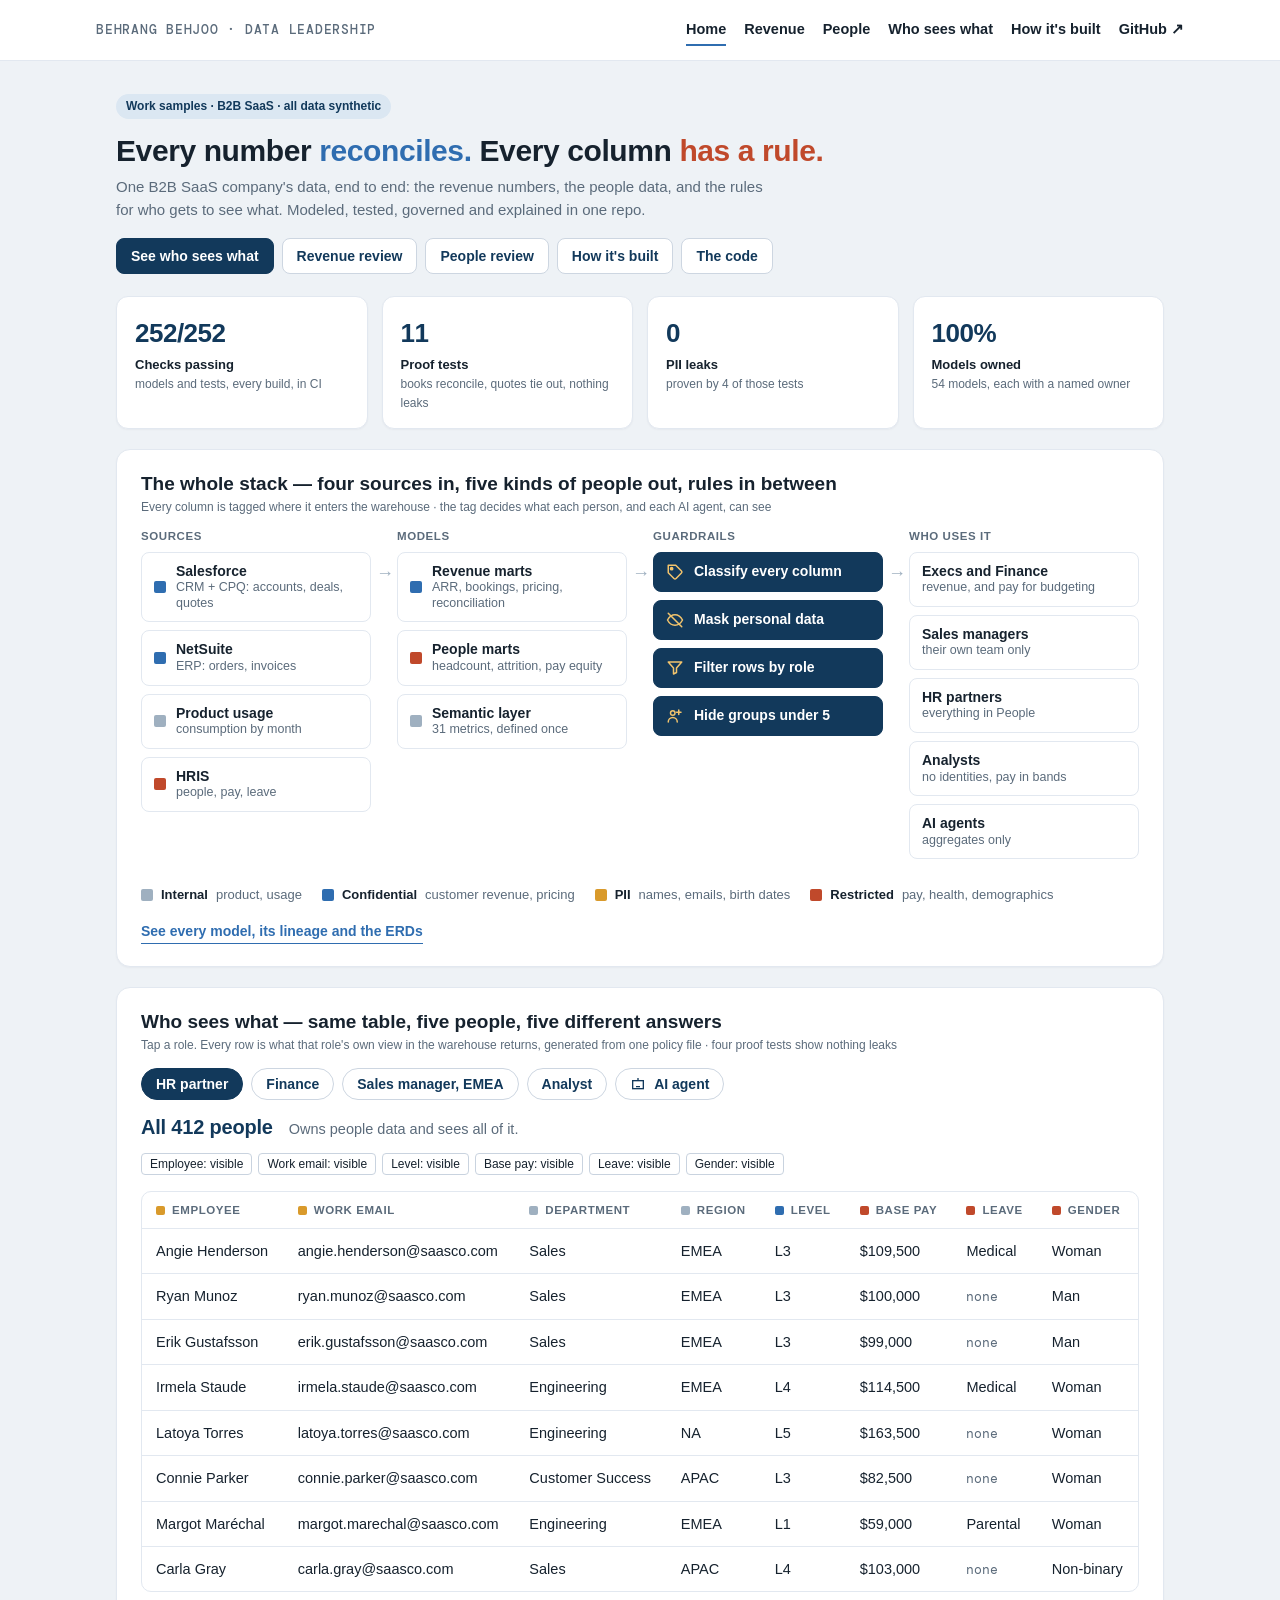
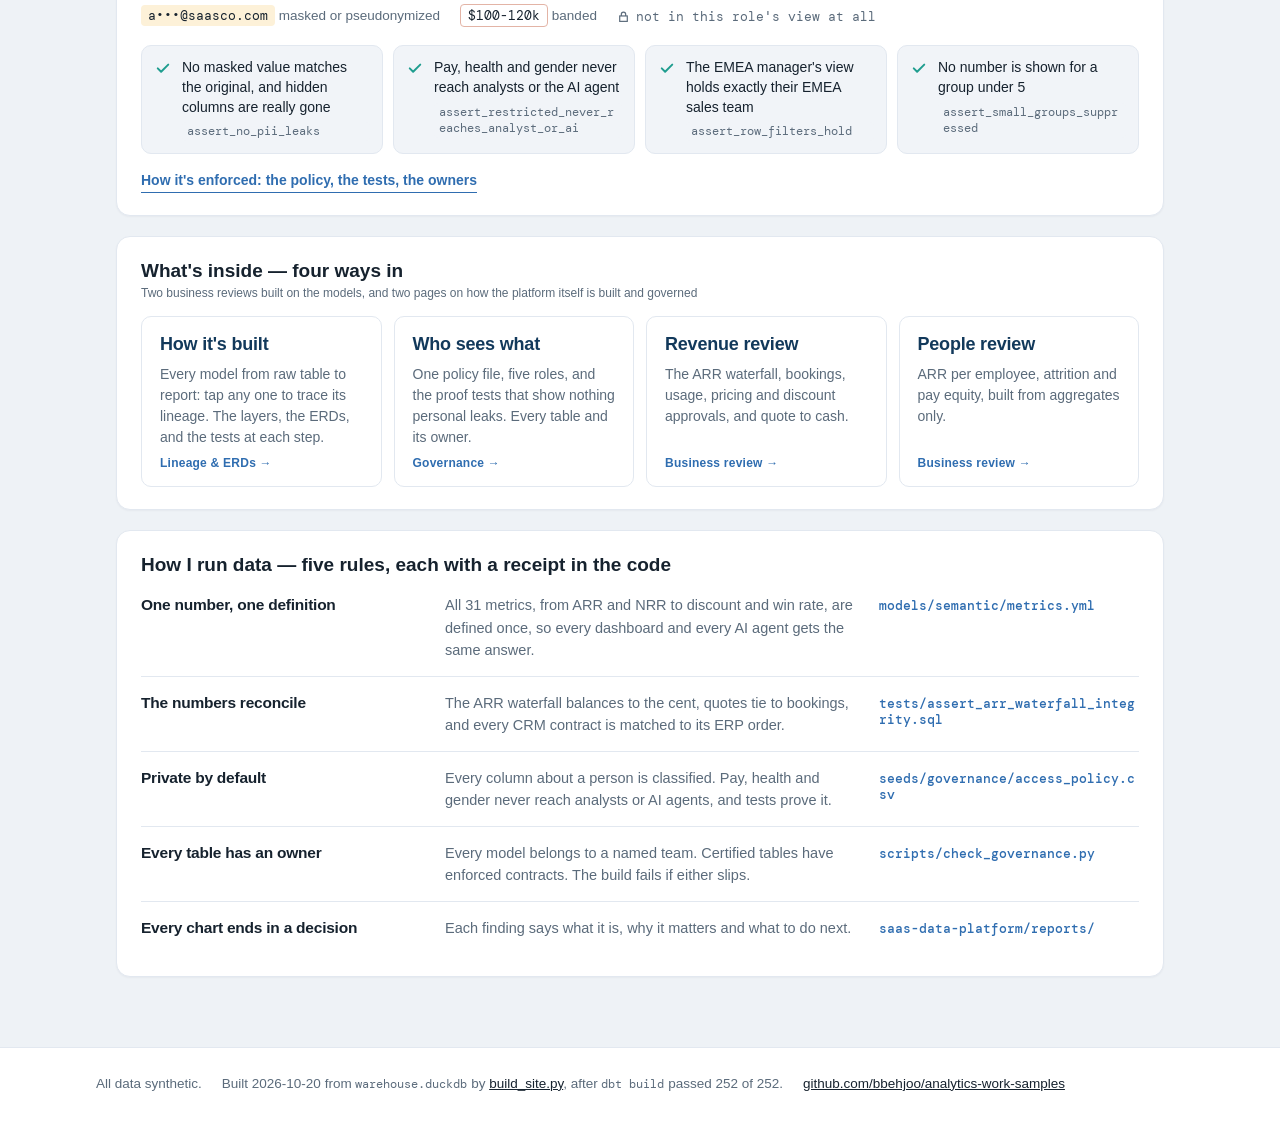
<file: docs/index.html>
<!doctype html>
<html lang="en">
<head>
<meta charset="utf-8">
<meta name="viewport" content="width=device-width, initial-scale=1, viewport-fit=cover">
<title>Data Leadership Work Samples · Behrang Behjoo</title>
<meta name="description" content="One B2B SaaS company's data, end to end: revenue, people, and the rules for who sees what.">
<meta property="og:title" content="Data Leadership Work Samples · Behrang Behjoo">
<meta property="og:description" content="One B2B SaaS company's data, end to end: revenue, people, and the rules for who sees what.">
<meta property="og:type" content="website">
<meta property="og:image" content="https://bbehjoo.github.io/analytics-work-samples/social-preview.png">
<meta property="og:image:width" content="1280">
<meta property="og:image:height" content="640">
<meta name="twitter:card" content="summary_large_image">
<link rel="icon" href="data:image/svg+xml,%3Csvg xmlns='http://www.w3.org/2000/svg' viewBox='0 0 32 32'%3E%3Crect width='16' height='32' fill='%233a5bff'/%3E%3Crect x='16' width='16' height='32' fill='%23ef233c'/%3E%3C/svg%3E">
<link rel="preconnect" href="https://fonts.googleapis.com">
<link rel="preconnect" href="https://fonts.gstatic.com" crossorigin>
<link rel="stylesheet" href="https://fonts.googleapis.com/css2?family=Bricolage+Grotesque:opsz,wght@12..96,400..800&family=DM+Mono:wght@400;500&display=swap">
<style>/* Poster: white page, square colour blocks, one bold grotesque.
   The classes' colours (internal, confidential, PII, restricted) are the palette. */
:root{
  --bg:#ffffff; --ink:#101010; --muted:#55565c; --line:#e7e7ea; --tint:#f5f5f7;
  --blue:#3a5bff; --red:#ef233c; --green:#12a150; --yellow:#ffb703; --gray:#8d99ae;
  --dark:#101010; --dark-card:#1a1a1c; --dark-line:#2c2c30; --dark-muted:#b8b9c0;
  --c-int:var(--gray); --c-conf:var(--blue); --c-pii:var(--yellow); --c-res:var(--red);
  --display:'Bricolage Grotesque','Segoe UI',system-ui,sans-serif;
  --mono:'DM Mono',ui-monospace,Consolas,monospace;
  color-scheme:light;
}
*{box-sizing:border-box}
html{-webkit-text-size-adjust:100%}
body{margin:0;background:var(--bg);color:var(--ink);font:16px/1.55 var(--display);-webkit-font-smoothing:antialiased}
a{color:inherit}
:focus-visible{outline:2px solid var(--blue);outline-offset:2px}
[hidden]{display:none!important}
.wrap{max-width:1120px;margin:0 auto;padding-left:max(16px,env(safe-area-inset-left,0px));padding-right:max(16px,env(safe-area-inset-right,0px))}
section{padding-block:52px}
code,.mono{font-family:var(--mono);font-size:.88em}

/* ---- nav ---- */
.nav{border-bottom:1px solid var(--line)}
.nav .wrap{display:flex;flex-wrap:wrap;align-items:center;justify-content:space-between;gap:8px 20px;padding-block:14px}
.brand{font:500 12.5px var(--mono);letter-spacing:.06em;text-transform:uppercase;text-decoration:none;color:var(--muted)}
.nav nav{display:flex;flex-wrap:wrap;gap:4px 18px}
.nav nav a{font-weight:600;font-size:14.5px;text-decoration:none;padding-block:4px;border-bottom:2px solid transparent}
.nav nav a:hover{border-color:var(--ink)}
.nav nav a[aria-current="page"]{border-color:var(--red)}

/* ---- type ---- */
.eyebrow{font:500 12.5px var(--mono);letter-spacing:.06em;text-transform:uppercase;color:var(--muted)}
h1{font-family:var(--display);font-weight:800;font-size:clamp(44px,8.6vw,104px);letter-spacing:-.045em;line-height:.98;margin:14px 0 22px;text-wrap:balance}
h1 .line{display:block}
.page h1{font-size:clamp(40px,7vw,84px)}
.blue{color:var(--blue)} .red{color:var(--red)}
h2{font-family:var(--display);font-weight:800;font-size:clamp(28px,3.8vw,42px);letter-spacing:-.03em;line-height:1.06;margin:8px 0 12px;text-wrap:balance}
h3{font-size:19px;font-weight:800;letter-spacing:-.015em;margin:0 0 6px}
.lede{font-size:clamp(17px,1.9vw,20px);line-height:1.55;color:var(--muted);max-width:62ch;margin:0}
.section-lede{font-size:17px;color:var(--muted);max-width:64ch;margin:0}
.hero{padding-block:56px 30px}

/* ---- buttons ---- */
.ctas{display:flex;flex-wrap:wrap;gap:10px;margin-top:26px}
.btn{font:700 15px var(--display);text-decoration:none;padding:11px 18px;border:1.5px solid var(--ink);color:var(--ink);background:var(--bg)}
.btn.primary{background:var(--ink);color:#fff}
.btn:hover{background:var(--tint)} .btn.primary:hover{background:#2a2a2e}
.more{display:inline-block;margin-top:18px;font-weight:700;text-decoration:none;border-bottom:2px solid currentColor}

/* ---- stats ---- */
.stats{display:grid;grid-template-columns:repeat(4,minmax(0,1fr))}
.stats.six{grid-template-columns:repeat(3,minmax(0,1fr))}
@media (max-width:820px){.stats,.stats.six{grid-template-columns:repeat(2,minmax(0,1fr))}}
.stat{padding:22px 20px;color:#fff;min-width:0}
.stat .v{font-weight:800;font-size:clamp(30px,4.2vw,48px);letter-spacing:-.035em;line-height:1;font-variant-numeric:tabular-nums}
.stat .l{font-size:14.5px;line-height:1.35;margin-top:9px;color:rgba(255,255,255,.9);font-weight:500}
.stat.blue{background:var(--blue)} .stat.ink{background:var(--ink)} .stat.green{background:var(--green)} .stat.red{background:var(--red)}
.stat.yellow{background:var(--yellow);color:var(--ink)} .stat.yellow .l{color:rgba(16,16,16,.8)}
.stat.gray{background:#4a5466}

/* ---- class colours ---- */
.dot{display:inline-block;flex:none;width:12px;height:12px;background:var(--c-int)}
.dot.confidential{background:var(--c-conf)} .dot.pii{background:var(--c-pii)} .dot.restricted{background:var(--c-res)}
.legend{display:flex;flex-wrap:wrap;gap:8px 20px;margin-top:22px;font-size:14px;color:var(--muted)}
.legend span{display:inline-flex;align-items:center;gap:8px}
.legend b{color:var(--ink)}

/* ---- the whole stack ---- */
.flow{display:grid;grid-template-columns:repeat(4,minmax(0,1fr));gap:30px;margin-top:26px}
.col{position:relative;min-width:0}
.col h3{font:500 12px var(--mono);letter-spacing:.07em;text-transform:uppercase;color:var(--muted);margin:0 0 10px}
.col:not(:last-child)::after{content:"→";position:absolute;top:30px;right:-23px;font-size:18px;color:var(--muted)}
@media (max-width:820px){.flow{grid-template-columns:1fr;gap:34px}.col:not(:last-child)::after{content:"↓";top:auto;bottom:-30px;right:auto;left:8px}}
.chip{display:flex;align-items:center;gap:10px;border:1px solid var(--line);padding:10px 12px;margin-bottom:8px;font-size:15px;font-weight:700;line-height:1.25}
.chip small{display:block;font-weight:500;color:var(--muted);font-size:13px}
.chip.guard{background:var(--ink);color:#fff;border-color:var(--ink)}
.chip svg{flex:none;width:18px;height:18px;color:var(--yellow)}

/* ---- dark section ---- */
.dark{background:var(--dark);color:#fff;--ink:#fff;--muted:var(--dark-muted);--line:var(--dark-line);--tint:var(--dark-card)}
.dark .btn{background:transparent;color:#fff;border-color:#fff}

/* ---- who sees what ---- */
.roles{display:flex;flex-wrap:wrap;gap:8px;margin:24px 0 16px}
.roles button{font:700 15px var(--display);color:#fff;background:var(--dark-card);border:1.5px solid var(--dark-line);padding:9px 16px;cursor:pointer;display:inline-flex;align-items:center;gap:8px}
.roles button:hover{border-color:#fff}
.roles button[aria-pressed="true"]{background:var(--yellow);color:var(--ink);border-color:var(--yellow)}
.roles svg{width:16px;height:16px}
.summary{display:flex;flex-wrap:wrap;align-items:baseline;gap:6px 16px;margin:4px 0 10px}
.summary .big{font-weight:800;font-size:clamp(24px,2.8vw,32px);letter-spacing:-.025em}
.summary .what{color:var(--dark-muted);font-size:16px}
.rules{display:flex;flex-wrap:wrap;gap:6px;margin:0 0 16px}
.rule{font:500 12px var(--mono);padding:3px 8px;border:1px solid var(--dark-line);color:var(--dark-muted)}
.rule.full{color:#fff;border-color:#55565c} .rule.hide{text-decoration:line-through}
.rule.mask,.rule.pseudonymize,.rule.band,.rule.flag{color:var(--yellow);border-color:#5c4a12}
.tablebox{overflow-x:auto;border:1px solid var(--dark-line);background:var(--dark-card)}
table.people{border-collapse:collapse;width:100%;min-width:880px;font-size:14.5px}
table.people th{text-align:left;font:500 11.5px var(--mono);letter-spacing:.05em;text-transform:uppercase;color:var(--dark-muted);padding:12px 14px;border-bottom:1px solid var(--dark-line);white-space:nowrap}
table.people th .dot{width:9px;height:9px;margin-right:7px;vertical-align:middle}
table.people td{padding:11px 14px;border-bottom:1px solid var(--dark-line);white-space:nowrap;font-variant-numeric:tabular-nums}
table.people tr:last-child td{border-bottom:0}
table.people tbody tr{animation:rowin .35s ease both}
@keyframes rowin{from{opacity:.3;transform:translateY(3px)}to{opacity:1;transform:none}}
.tx{font-family:var(--mono);font-size:13px;padding:2px 7px;background:rgba(255,183,3,.16);color:#fff}
.tx.band{background:transparent;border:1px solid rgba(239,35,60,.65)}
.none{color:var(--dark-muted);font-family:var(--mono);font-size:13px}
.lock{display:inline-flex;align-items:center;gap:6px;color:var(--dark-muted);font:13px var(--mono)}
.lock svg{width:13px;height:13px}
td.locked{background:repeating-linear-gradient(135deg,transparent 0 6px,rgba(255,255,255,.06) 6px 7px)}
.keys{display:flex;flex-wrap:wrap;gap:8px 20px;margin-top:14px;font-size:13.5px;color:var(--dark-muted);align-items:center}
.ai{display:grid;grid-template-columns:minmax(0,1fr) minmax(0,1fr);gap:16px}
@media (max-width:820px){.ai{grid-template-columns:1fr}}
.panel{background:var(--dark-card);border:1px solid var(--dark-line);padding:18px 18px 14px;min-width:0}
.panel h4{margin:0 0 3px;font-size:17px}
.panel .src{font:500 12px var(--mono);color:var(--dark-muted);margin-bottom:14px}
.chat{display:flex;flex-direction:column;gap:10px}
.q,.a{max-width:92%;padding:10px 13px;font-size:15px;line-height:1.45}
.q{align-self:flex-end;background:#fff;color:var(--dark)}
.a{align-self:flex-start;background:#232326;border:1px solid var(--dark-line)}
.a .why{display:block;font:500 11.5px var(--mono);letter-spacing:.04em;text-transform:uppercase;margin-bottom:3px}
.a.ok .why{color:#3ddc84} .a.no .why{color:#ff6b7d}
.proofs{display:grid;grid-template-columns:repeat(4,minmax(0,1fr));gap:10px;margin-top:18px}
@media (max-width:820px){.proofs{grid-template-columns:1fr 1fr}}
@media (max-width:480px){.proofs{grid-template-columns:1fr}}
.proof{display:flex;gap:10px;align-items:flex-start;font-size:14px;line-height:1.4;padding:12px;border:1px solid var(--dark-line);background:var(--dark-card);min-width:0}
.proof svg{flex:none;width:18px;height:18px;color:#3ddc84;margin-top:1px}
.proof code{display:block;font-size:11px;color:var(--dark-muted);margin-top:5px;overflow-wrap:anywhere}

/* ---- bars (HTML) ---- */
.bars{display:flex;flex-direction:column;gap:8px}
.bar{display:grid;grid-template-columns:150px minmax(0,1fr) 92px;align-items:center;gap:12px;font-size:14.5px}
@media (max-width:560px){.bar{grid-template-columns:104px minmax(0,1fr) 74px;font-size:13.5px}}
.bar .lab{overflow:hidden;text-overflow:ellipsis;white-space:nowrap}
.bar .track{position:relative;height:22px;background:var(--tint)}
.bar .fill{position:absolute;inset:0 auto 0 0;background:var(--gray);transform-origin:left;animation:grow .7s ease both}
@keyframes grow{from{transform:scaleX(.04)}to{transform:scaleX(1)}}
.bar .val{font:500 13.5px var(--mono);text-align:right;font-variant-numeric:tabular-nums}
.bar.sup .fill{width:14%!important;background:repeating-linear-gradient(135deg,var(--gray) 0 3px,transparent 3px 7px)}
.bar.sup .val{color:var(--muted)}
.bar .ref{position:absolute;top:-4px;bottom:-4px;border-left:2px dashed var(--ink)}
.reflabel{font:500 12px var(--mono);color:var(--muted);margin-top:6px}
.dark .bar .track{background:#26262a}
.dark .bar .fill{background:var(--blue)}

/* diverging bars: one centre line at zero */
.div .track{background:none;border-left:0}
.div .axis{position:absolute;top:-4px;bottom:-4px;left:50%;border-left:1.5px solid var(--ink)}
.div .neg,.div .pos{position:absolute;top:0;bottom:0;background:var(--gray)}

/* one 100% bar */
.split{display:flex;height:46px;margin-top:6px}
.split > div{display:flex;align-items:center;padding-inline:10px;color:#fff;font:700 15px var(--display);white-space:nowrap;overflow:hidden;min-width:0}
.splitkeys{display:flex;flex-wrap:wrap;gap:6px 22px;margin-top:10px;font-size:14px;color:var(--muted)}
.splitkeys b{color:var(--ink)}

/* ---- report sections ---- */
.finding{border-top:3px solid var(--ink);padding-block:42px 10px}
.finding:first-of-type{border-top:0}
.big-num{font-weight:800;font-size:clamp(46px,7vw,80px);letter-spacing:-.045em;line-height:.95;margin:6px 0 4px}
.big-sub{font-size:15.5px;color:var(--muted);margin-bottom:22px}
.chart{width:100%;min-height:200px;margin-top:8px}
.chart svg{display:block;overflow:visible}
.chart text{font-family:var(--mono);font-size:12px;fill:var(--muted)}
.chart .lbl{font-family:var(--display);font-weight:700;font-size:13px;fill:var(--ink)}
.chart .lbl-big{font-family:var(--display);font-weight:800;font-size:15px}
.chart .grid{stroke:var(--line)}
.charts2{display:grid;grid-template-columns:minmax(0,1fr) minmax(0,1fr);gap:32px}
@media (max-width:820px){.charts2{grid-template-columns:1fr}}
.chart-title{font:500 12.5px var(--mono);letter-spacing:.05em;text-transform:uppercase;color:var(--muted);margin:22px 0 10px}
.swatches{display:flex;flex-wrap:wrap;gap:6px 18px;font-size:14px;margin-bottom:6px}
.swatches span{display:inline-flex;align-items:center;gap:7px}
.wwd{display:grid;grid-template-columns:repeat(3,minmax(0,1fr));gap:24px;margin-top:28px;padding-top:20px;border-top:1px solid var(--line)}
@media (max-width:820px){.wwd{grid-template-columns:1fr;gap:14px}}
.wwd h4{font:500 12px var(--mono);letter-spacing:.07em;text-transform:uppercase;margin:0 0 6px;color:var(--muted)}
.wwd p{margin:0;font-size:15.5px;line-height:1.55}
.wwd .do h4{color:var(--red)}
.src{font:500 12.5px var(--mono);color:var(--muted);margin-top:14px}
.note{background:var(--tint);padding:16px 18px;font-size:15px;margin-top:26px;border-left:4px solid var(--yellow)}

/* ---- home: findings and principles ---- */
.tiles{display:grid;grid-template-columns:repeat(4,minmax(0,1fr));gap:0;margin-top:26px;border:1px solid var(--line)}
@media (max-width:900px){.tiles{grid-template-columns:repeat(2,minmax(0,1fr))}}
@media (max-width:520px){.tiles{grid-template-columns:1fr}}
.tile{padding:22px 20px;border-right:1px solid var(--line);border-bottom:1px solid var(--line);text-decoration:none;display:flex;flex-direction:column;gap:8px;min-width:0}
.tile:hover{background:var(--tint)}
.tile .v{font-weight:800;font-size:clamp(30px,3.4vw,40px);letter-spacing:-.035em;line-height:1}
.tile p{margin:0;font-size:15px;color:var(--muted);flex:1}
.tile .go{font:500 12.5px var(--mono);text-transform:uppercase;letter-spacing:.05em}
.prins{margin-top:20px;border-top:1px solid var(--line)}
.prin{display:grid;grid-template-columns:minmax(0,1.1fr) minmax(0,1.6fr) minmax(0,1fr);gap:18px;padding:18px 0;border-bottom:1px solid var(--line);align-items:baseline}
@media (max-width:820px){.prin{grid-template-columns:1fr;gap:6px}}
.prin h3{font-size:20px;margin:0}
.prin p{margin:0;color:var(--muted);font-size:15.5px}
.prin a{font:500 13px var(--mono);color:var(--blue);text-decoration:none;overflow-wrap:anywhere}
.prin a:hover{text-decoration:underline}

/* ---- tables on the governance page ---- */
.tbl{overflow-x:auto;margin-top:22px;border:1px solid var(--line)}
.tbl table{border-collapse:collapse;width:100%;font-size:14.5px}
.tbl th{text-align:left;font:500 11.5px var(--mono);letter-spacing:.05em;text-transform:uppercase;color:var(--muted);padding:11px 14px;border-bottom:1px solid var(--line);background:var(--tint);white-space:nowrap}
.tbl td{padding:10px 14px;border-bottom:1px solid var(--line);vertical-align:top}
.tbl tr:last-child td{border-bottom:0}
.tbl td.nowrap{white-space:nowrap}
.tbl small{display:block;color:var(--muted);font-size:12.5px}
.t{display:inline-block;font:500 12.5px var(--mono);padding:3px 8px;white-space:nowrap}
.t.full{background:var(--ink);color:#fff}
.t.mask,.t.pseudonymize,.t.band,.t.flag{background:#fff1cc;color:var(--ink)}
.t.hide{color:var(--muted);background:repeating-linear-gradient(135deg,var(--tint) 0 5px,#e9e9ee 5px 6px)}
.sens{display:inline-flex;align-items:center;gap:7px;white-space:nowrap}
.ok{color:var(--green);font-weight:700}
.tiles.plain .tile{cursor:default}
.tiles.plain .tile:hover{background:none}

/* ---- how it's built: lineage map ---- */
.lineage{margin-top:22px}
.linfo{border:1.5px solid var(--ink);padding:16px 18px;display:grid;grid-template-columns:minmax(0,1.4fr) minmax(0,1fr);gap:8px 28px;margin-bottom:22px}
@media (max-width:820px){.linfo{grid-template-columns:1fr}}
.linfo .nm{font:500 18px var(--mono);overflow-wrap:anywhere}
.linfo .meta{font:500 12.5px var(--mono);color:var(--muted);margin-top:4px}
.linfo p{margin:8px 0 0;font-size:15px}
.linfo .counts{display:flex;flex-wrap:wrap;gap:6px 18px;align-content:start;font-size:15px}
.linfo .counts b{font-size:22px;letter-spacing:-.02em;display:block;line-height:1.1}
.lmap{position:relative;display:grid;grid-template-columns:repeat(5,minmax(0,1fr));gap:26px}
@media (max-width:980px){.lmap{grid-template-columns:repeat(3,minmax(0,1fr))}}
@media (max-width:640px){.lmap{grid-template-columns:repeat(2,minmax(0,1fr));gap:16px}}
.lcol{min-width:0}
.lcol h3{font:500 12px var(--mono);letter-spacing:.07em;text-transform:uppercase;margin:0;display:flex;justify-content:space-between;gap:8px}
.lcol h3 span{color:var(--muted)}
.lcol .sub{font-size:12.5px;line-height:1.35;color:var(--muted);margin:3px 0 12px;min-height:3.9em}
.lnodes{display:flex;flex-direction:column;gap:5px}
.ln{position:relative;z-index:1;display:block;width:100%;text-align:left;font:500 12px/1.3 var(--mono);padding:6px 8px;background:#fff;color:var(--ink);
  border:1px solid var(--line);border-left:4px solid var(--blue);cursor:pointer;overflow-wrap:anywhere;transition:opacity .2s,background .2s}
.ln.people{border-left-color:var(--red)}
.ln small{display:block;color:var(--muted);font-size:10.5px;letter-spacing:.03em;text-transform:uppercase}
.ln:hover{border-color:var(--ink)}
.lmap.tracing .ln{opacity:.3}
.lmap.tracing .ln.up,.lmap.tracing .ln.down,.lmap.tracing .ln.sel{opacity:1}
.ln.up,.ln.down{background:#eef1ff}
.ln.people.up,.ln.people.down{background:#fde9ec}
.ln.sel{background:var(--ink)!important;color:#fff;border-color:var(--ink)}
.ln.sel small{color:#c9cad0}
.lsvg{position:absolute;inset:0;width:100%;height:100%;pointer-events:none;z-index:0;overflow:visible}
.lsvg path{fill:none;stroke-width:1.6;opacity:.6}
.legend-l{display:flex;flex-wrap:wrap;gap:6px 18px;font-size:13.5px;color:var(--muted);margin-top:16px}

/* ---- diagrams ---- */
.diagram{overflow-x:auto;border:1px solid var(--line);padding:18px;margin-top:18px;background:#fff}
.diagram pre{margin:0;font-family:var(--mono);font-size:12px;color:var(--muted);white-space:pre}
.diagram svg{max-width:none;height:auto}
.builds{display:flex;flex-direction:column;gap:8px;margin-top:20px}
details.build{border:1px solid var(--line)}
details.build summary{cursor:pointer;padding:14px 16px;font-weight:700;font-size:16px;list-style:none;display:flex;justify-content:space-between;gap:12px}
details.build summary::-webkit-details-marker{display:none}
details.build summary::after{content:"+";font:500 18px var(--mono)}
details.build[open] summary::after{content:"−"}
details.build .diagram{margin:0;border:0;border-top:1px solid var(--line)}

/* ---- report pages: a business review, in cards ---- */
body.report{background:#eef2f6;font-family:-apple-system,BlinkMacSystemFont,"Segoe UI",Roboto,Helvetica,Arial,sans-serif;
  --ink:#16222e; --muted:#5b6b7b; --line:#e2e8f0; --tint:#f1f4f8; --navy:#12395b;
  --blue:#2f6db0; --red:#c0492b; --green:#1f9d8f; --yellow:#d99a2b; --gray:#9fb0c0;
  --display:-apple-system,BlinkMacSystemFont,"Segoe UI",Roboto,Helvetica,Arial,sans-serif}
.report .nav{background:#fff}
.report .nav nav a[aria-current="page"]{border-color:var(--blue)}
.rwrap{max-width:1080px;margin:0 auto;padding-block:32px 40px;padding-left:max(16px,env(safe-area-inset-left,0px));padding-right:max(16px,env(safe-area-inset-right,0px))}
.pill{display:inline-block;background:#dbe7f2;color:var(--navy);font-size:12px;font-weight:600;padding:3px 10px;border-radius:999px;margin-bottom:14px}
.report h1.rh1{font-size:30px;letter-spacing:-.4px;line-height:1.2;margin:0 0 6px;font-weight:700}
.rsub{color:var(--muted);font-size:15px;max-width:80ch}
.rsub code,.report .card code{font-size:.85em;background:var(--tint);padding:1px 5px;border-radius:4px}
.kpis{display:grid;grid-template-columns:repeat(3,minmax(0,1fr));gap:14px;margin:22px 0 8px}
@media (max-width:720px){.kpis{grid-template-columns:repeat(2,minmax(0,1fr))}}
.kpi{background:#fff;border:1px solid var(--line);border-radius:12px;padding:16px 18px;box-shadow:0 1px 2px rgba(16,38,58,.04);min-width:0}
.kpi .v{font-size:26px;font-weight:700;color:var(--navy);letter-spacing:-.5px;font-variant-numeric:tabular-nums}
.kpi .l{font-size:13px;font-weight:600;margin-top:2px}
.kpi .s{font-size:12px;color:var(--muted)}
.card{background:#fff;border:1px solid var(--line);border-radius:14px;padding:22px 24px;margin-top:20px;box-shadow:0 1px 2px rgba(16,38,58,.04)}
@media (max-width:560px){.card{padding:18px 16px}}
.card h2{font-size:19px;font-weight:700;letter-spacing:0;line-height:1.3;margin:0 0 2px}
.card > .src{font-family:inherit;font-size:12px;line-height:1.4;color:var(--muted);margin:0 0 14px}
.rgrid{display:grid;grid-template-columns:minmax(0,1.15fr) minmax(0,.85fr);gap:28px;align-items:center}
@media (max-width:760px){.rgrid{grid-template-columns:1fr}}
.rnote h3{margin:6px 0 4px;font-size:12.5px;text-transform:uppercase;letter-spacing:.4px;color:var(--muted);font-weight:700}
.rnote p{margin:0 0 12px;font-size:14.5px;line-height:1.55}
.tag{font-weight:700}
.tag.good{color:var(--green)} .tag.bad{color:var(--red)} .tag.navy{color:var(--navy)}
.report .chart text{font-family:inherit;font-size:11.5px}
.report .chart .lbl,.report .chart .lbl-big{font-family:inherit}
.report .chart-title{font-family:inherit;font-weight:600;font-size:13px;letter-spacing:0;text-transform:none;color:var(--ink);margin:4px 0 8px}
.report .bar{font-size:13.5px}
.report .bar .val{font-family:inherit;font-weight:600;font-size:12.5px}
.report .bar .track{border-radius:3px;overflow:hidden}
.report .split{border-radius:6px;overflow:hidden}
.report .split > div{font-family:inherit;font-weight:700;font-size:14px}
.report .swatches{font-size:13px;color:var(--muted)}
.report .dot{border-radius:2px}
.report .note{border-left-color:var(--blue);border-radius:0 8px 8px 0;background:#fff;border:1px solid var(--line);border-left:4px solid var(--blue)}
.minis{display:grid;grid-template-columns:repeat(3,minmax(0,1fr));gap:12px;margin:4px 0 16px}
@media (max-width:620px){.minis{grid-template-columns:1fr}}
.mini{background:var(--tint);border-radius:10px;padding:12px 14px}
.mini b{display:block;font-size:20px;color:var(--navy);letter-spacing:-.3px}
.mini span{font-size:12.5px;color:var(--muted)}
.report footer{background:#fff}

/* ---- the same professional theme for the overview, governance and lineage pages ---- */
body.report{--c-int:#9fb0c0; --c-conf:#2f6db0; --c-pii:#d99a2b; --c-res:#c0492b}
.rh1 .hl-b{color:var(--blue)} .rh1 .hl-r{color:var(--red)}
.kpis.four{grid-template-columns:repeat(4,minmax(0,1fr))}
@media (max-width:820px){.kpis.four{grid-template-columns:repeat(2,minmax(0,1fr))}}
.report .ctas{margin-top:16px;gap:8px}
.report .btn{font-family:inherit;font-weight:600;font-size:14px;padding:9px 14px;border:1px solid #cdd6e1;border-radius:8px;background:#fff;color:var(--navy)}
.report .btn:hover{border-color:var(--navy);background:#fff}
.report .btn.primary{background:var(--navy);border-color:var(--navy);color:#fff}
.report .btn.primary:hover{background:#0e2d48}
.report .more{font-size:14px;font-weight:600;color:var(--blue);border-bottom-width:1px;margin-top:16px}
.report .card > .src a{color:var(--blue)}
.report .flow{margin-top:6px;gap:26px}
.report .col h3,.report .lcol h3{font-family:inherit;font-size:11.5px;font-weight:700;letter-spacing:.05em;color:var(--muted)}
.report .col:not(:last-child)::after{color:#9fb0c0}
.report .chip{border-radius:8px;font-size:14px;font-weight:600;background:#fff}
.report .chip small{font-size:12.5px}
.report .chip.guard{background:var(--navy);border-color:var(--navy)}
.report .chip svg{color:#f2c46d}
.report .legend{font-size:13px;margin-top:18px}
.report .tiles{border:0;gap:12px;margin-top:4px}
.report .tile{border:1px solid var(--line);border-radius:10px;background:#fff;padding:16px 18px}
.report a.tile:hover{border-color:var(--navy);background:#fff}
.report .tile .v{font-size:18px;letter-spacing:-.2px;line-height:1.25;color:var(--navy)}
.report .tile p{font-size:14px;line-height:1.5}
.report .tile .go{font-family:inherit;font-size:12px;font-weight:700;color:var(--blue);letter-spacing:.02em;text-transform:none}
.report .prins{margin-top:2px;border-top:0}
.report .prin{padding:14px 0}
.report .prin:last-child{border-bottom:0}
.report .prin h3{font-size:15.5px}
.report .prin p{font-size:14.5px}
.report .prin a{font-size:12.5px;color:var(--blue)}
.report .tbl{border-radius:10px;margin-top:12px}
.report .tbl th{font-family:inherit;font-weight:700;font-size:11.5px;background:var(--tint)}
.report .tbl td{font-size:14px}
.report .tbl a{color:var(--blue)}
.report .t{border-radius:4px;font-size:12px;font-family:inherit;font-weight:600}
.report .t.full{background:var(--navy)}
.report .t.mask,.report .t.pseudonymize,.report .t.band,.report .t.flag{background:#fdf1d8}
.report .ok{color:var(--green)}
.report .linfo{border:1px solid var(--line);border-radius:10px;background:var(--tint)}
.report .linfo .nm{font-size:16px}
.report .ln{border-radius:4px}
.report .ln.people{border-left-color:var(--red)}
.report .ln{border-left-color:var(--blue)}
.report .ln.up,.report .ln.down{background:#e8f0fa}
.report .ln.people.up,.report .ln.people.down{background:#f9e8e3}
.report .ln.sel{background:var(--navy)!important;border-color:var(--navy)}
.report .diagram{border-radius:10px;margin-top:4px}
.report details.build{border-radius:10px;background:#fff}
.report details.build summary{font-size:15px}
/* who sees what, light */
.report .roles{margin:12px 0}
.report .roles button{font-family:inherit;font-weight:600;font-size:14px;color:var(--navy);background:#fff;border:1px solid #cdd6e1;border-radius:999px;padding:7px 14px}
.report .roles button:hover{border-color:var(--navy)}
.report .roles button[aria-pressed="true"]{background:var(--navy);color:#fff;border-color:var(--navy)}
.report .summary .big{font-size:20px;color:var(--navy);letter-spacing:-.2px}
.report .summary .what{color:var(--muted);font-size:14.5px}
.report .rule{font-family:inherit;color:var(--muted);border-color:var(--line);border-radius:4px}
.report .rule.full{color:var(--ink);border-color:#c9d3df}
.report .rule.mask,.report .rule.pseudonymize,.report .rule.band,.report .rule.flag{color:#7a5200;border-color:#ecd3a0;background:#fdf6e7}
.report .tablebox{background:#fff;border:1px solid var(--line);border-radius:10px}
.report table.people th{color:var(--muted);border-color:var(--line);font-family:inherit;font-weight:700}
.report table.people td{border-color:var(--line);color:var(--ink)}
.report .tx{background:#fdf1d8;color:var(--ink);border-radius:4px}
.report .tx.band{background:#fff;border:1px solid #e3b4a6}
.report .none,.report .lock{color:var(--muted)}
.report td.locked{background:repeating-linear-gradient(135deg,transparent 0 6px,#e9eef4 6px 7px)}
.report .keys{color:var(--muted)}
.report .panel{background:var(--tint);border:1px solid var(--line);border-radius:10px}
.report .panel .src{color:var(--muted);font-family:inherit}
.report .q{background:var(--navy);color:#fff;border-radius:10px}
.report .a{background:#fff;border:1px solid var(--line);border-radius:10px}
.report .a.ok .why{color:var(--green)} .report .a.no .why{color:var(--red)}
.report .proof{background:var(--tint);border:1px solid var(--line);border-radius:10px;color:var(--ink)}
.report .proof svg{color:var(--green)}
.report .proof code{color:var(--muted)}
.report .wsw .bar .track{background:#e9eef4}
.report .wsw .bar .fill{background:var(--blue)}

/* ---- footer ---- */
footer{border-top:1px solid var(--line);margin-top:30px}
footer .wrap{padding-block:26px 40px;display:flex;flex-wrap:wrap;gap:6px 20px;font-size:13.5px;color:var(--muted)}
footer a{color:var(--ink)}
@media (prefers-reduced-motion:reduce){*{animation:none!important;transition:none!important}}
</style>
</head>
<body class="report">
<header class="nav">
  <div class="wrap">
    <a class="brand" href="index.html">Behrang Behjoo · Data leadership</a>
    <nav aria-label="Pages"><a href="index.html" aria-current="page">Home</a><a href="revenue.html">Revenue</a><a href="people.html">People</a><a href="access.html">Who sees what</a><a href="architecture.html">How it's built</a><a href="https://github.com/bbehjoo/analytics-work-samples">GitHub ↗</a></nav>
  </div>
</header>
<main>
<div class="rwrap">
  <span class="pill">Work samples · B2B SaaS · all data synthetic</span>
  <h1 class="rh1">Every number <span class="hl-b">reconciles.</span> Every column <span class="hl-r">has a rule.</span></h1>
  <div class="rsub">One B2B SaaS company's data, end to end: the revenue numbers, the people data, and the rules for who gets to see what. Modeled, tested, governed and explained in one repo.</div>
  <div class="ctas">
    <a class="btn primary" href="#who">See who sees what</a>
    <a class="btn" href="revenue.html">Revenue review</a>
    <a class="btn" href="people.html">People review</a>
    <a class="btn" href="architecture.html">How it's built</a>
    <a class="btn" href="https://github.com/bbehjoo/analytics-work-samples">The code</a>
  </div>

  <div class="kpis four">
    <div class="kpi"><div class="v">252/252</div><div class="l">Checks passing</div><div class="s">models and tests, every build, in CI</div></div>
    <div class="kpi"><div class="v">11</div><div class="l">Proof tests</div><div class="s">books reconcile, quotes tie out, nothing leaks</div></div>
    <div class="kpi"><div class="v">0</div><div class="l">PII leaks</div><div class="s">proven by 4 of those tests</div></div>
    <div class="kpi"><div class="v">100%</div><div class="l">Models owned</div><div class="s">54 models, each with a named owner</div></div>
  </div>

  <div class="card">
    <h2>The whole stack — four sources in, five kinds of people out, rules in between</h2>
    <div class="src">Every column is tagged where it enters the warehouse · the tag decides what each person, and each AI agent, can see</div>
    <div class="flow">
      <div class="col">
        <h3>Sources</h3>
        <div class="chip"><i class="dot confidential"></i><div>Salesforce<small>CRM + CPQ: accounts, deals, quotes</small></div></div>
        <div class="chip"><i class="dot confidential"></i><div>NetSuite<small>ERP: orders, invoices</small></div></div>
        <div class="chip"><i class="dot"></i><div>Product usage<small>consumption by month</small></div></div>
        <div class="chip"><i class="dot restricted"></i><div>HRIS<small>people, pay, leave</small></div></div>
      </div>
      <div class="col">
        <h3>Models</h3>
        <div class="chip"><i class="dot confidential"></i><div>Revenue marts<small>ARR, bookings, pricing, reconciliation</small></div></div>
        <div class="chip"><i class="dot restricted"></i><div>People marts<small>headcount, attrition, pay equity</small></div></div>
        <div class="chip"><i class="dot"></i><div>Semantic layer<small>31 metrics, defined once</small></div></div>
      </div>
      <div class="col">
        <h3>Guardrails</h3>
        <div class="chip guard"><svg viewBox="0 0 24 24" fill="none" stroke="currentColor" stroke-width="2" stroke-linecap="round" stroke-linejoin="round" aria-hidden="true"><path d="M20.6 13.4 13.4 20.6a2 2 0 0 1-2.8 0L3 13V3h10l7.6 7.6a2 2 0 0 1 0 2.8Z"/><circle cx="7.5" cy="7.5" r="1.5" fill="currentColor"/></svg><div>Classify every column</div></div>
        <div class="chip guard"><svg viewBox="0 0 24 24" fill="none" stroke="currentColor" stroke-width="2" stroke-linecap="round" stroke-linejoin="round" aria-hidden="true"><path d="M2 12s3.6-7 10-7 10 7 10 7-3.6 7-10 7S2 12 2 12Z"/><path d="m3 3 18 18"/></svg><div>Mask personal data</div></div>
        <div class="chip guard"><svg viewBox="0 0 24 24" fill="none" stroke="currentColor" stroke-width="2" stroke-linecap="round" stroke-linejoin="round" aria-hidden="true"><path d="M3 4h18l-7 8v6l-4 2v-8L3 4Z"/></svg><div>Filter rows by role</div></div>
        <div class="chip guard"><svg viewBox="0 0 24 24" fill="none" stroke="currentColor" stroke-width="2" stroke-linecap="round" stroke-linejoin="round" aria-hidden="true"><circle cx="9" cy="8" r="3"/><path d="M3 20c0-3.3 2.7-6 6-6s6 2.7 6 6"/><path d="M17 4v6m-3-3h6"/></svg><div>Hide groups under 5</div></div>
      </div>
      <div class="col">
        <h3>Who uses it</h3>
        <div class="chip"><div>Execs and Finance<small>revenue, and pay for budgeting</small></div></div>
        <div class="chip"><div>Sales managers<small>their own team only</small></div></div>
        <div class="chip"><div>HR partners<small>everything in People</small></div></div>
        <div class="chip"><div>Analysts<small>no identities, pay in bands</small></div></div>
        <div class="chip"><div>AI agents<small>aggregates only</small></div></div>
      </div>
    </div>
    <div class="legend" aria-label="Sensitivity classes">
      <span><i class="dot"></i><b>Internal</b> product, usage</span>
      <span><i class="dot confidential"></i><b>Confidential</b> customer revenue, pricing</span>
      <span><i class="dot pii"></i><b>PII</b> names, emails, birth dates</span>
      <span><i class="dot restricted"></i><b>Restricted</b> pay, health, demographics</span>
    </div>
    <a class="more" href="architecture.html">See every model, its lineage and the ERDs</a>
  </div>

  <div class="card wsw" id="who">
  <h2>Who sees what — same table, five people, five different answers</h2>
  <div class="src">Tap a role. Every row is what that role's own view in the warehouse returns, generated from one policy file · four proof tests show nothing leaks</div>
  <div class="roles" role="group" aria-label="View as"></div>
  <div class="summary"><span class="big"></span><span class="what"></span></div>
  <div class="rules"></div>
  <div class="tablebox"><table class="people"><thead></thead><tbody></tbody></table></div>
  <div class="ai" hidden>
    <div class="panel">
      <h4>Headcount by department</h4>
      <div class="src">secure_ai_agent.department_summary</div>
      <div class="ai-bars"></div>
    </div>
    <div class="panel">
      <h4>Asking the AI agent</h4>
      <div class="src">answers come from governed aggregates, never rows</div>
      <div class="chat"></div>
    </div>
  </div>
  <div class="keys">
    <span><span class="tx">a•••@saasco.com</span> masked or pseudonymized</span>
    <span><span class="tx band">$100-120k</span> banded</span>
    <span class="lock"><svg viewBox="0 0 24 24" fill="none" stroke="currentColor" stroke-width="2.2" aria-hidden="true"><rect x="5" y="11" width="14" height="10"/><path d="M8 11V8a4 4 0 0 1 8 0v3"/></svg>not in this role's view at all</span>
  </div>
  <div class="proofs"><div class="proof"><svg viewBox="0 0 24 24" fill="none" stroke="currentColor" stroke-width="2.6" stroke-linecap="round" stroke-linejoin="round" aria-hidden="true"><path d="m5 12.5 4.5 4.5L19 7.5"/></svg><div>No masked value matches the original, and hidden columns are really gone<code>assert_no_pii_leaks</code></div></div><div class="proof"><svg viewBox="0 0 24 24" fill="none" stroke="currentColor" stroke-width="2.6" stroke-linecap="round" stroke-linejoin="round" aria-hidden="true"><path d="m5 12.5 4.5 4.5L19 7.5"/></svg><div>Pay, health and gender never reach analysts or the AI agent<code>assert_restricted_never_reaches_analyst_or_ai</code></div></div><div class="proof"><svg viewBox="0 0 24 24" fill="none" stroke="currentColor" stroke-width="2.6" stroke-linecap="round" stroke-linejoin="round" aria-hidden="true"><path d="m5 12.5 4.5 4.5L19 7.5"/></svg><div>The EMEA manager&#x27;s view holds exactly their EMEA sales team<code>assert_row_filters_hold</code></div></div><div class="proof"><svg viewBox="0 0 24 24" fill="none" stroke="currentColor" stroke-width="2.6" stroke-linecap="round" stroke-linejoin="round" aria-hidden="true"><path d="m5 12.5 4.5 4.5L19 7.5"/></svg><div>No number is shown for a group under 5<code>assert_small_groups_suppressed</code></div></div></div>
  <a class="more" href="access.html">How it's enforced: the policy, the tests, the owners</a>
</div>


  <div class="card">
    <h2>What's inside — four ways in</h2>
    <div class="src">Two business reviews built on the models, and two pages on how the platform itself is built and governed</div>
    <div class="tiles">
      <a class="tile" href="architecture.html"><span class="v">How it's built</span><p>Every model from raw table to report: tap any one to trace its lineage. The layers, the ERDs, and the tests at each step.</p><span class="go">Lineage &amp; ERDs →</span></a>
      <a class="tile" href="access.html"><span class="v">Who sees what</span><p>One policy file, five roles, and the proof tests that show nothing personal leaks. Every table and its owner.</p><span class="go">Governance →</span></a>
      <a class="tile" href="revenue.html"><span class="v">Revenue review</span><p>The ARR waterfall, bookings, usage, pricing and discount approvals, and quote to cash.</p><span class="go">Business review →</span></a>
      <a class="tile" href="people.html"><span class="v">People review</span><p>ARR per employee, attrition and pay equity, built from aggregates only.</p><span class="go">Business review →</span></a>
    </div>
  </div>

  <div class="card">
    <h2>How I run data — five rules, each with a receipt in the code</h2>
    <div class="prins">
      <div class="prin"><h3>One number, one definition</h3><p>All 31 metrics, from ARR and NRR to discount and win rate, are defined once, so every dashboard and every AI agent gets the same answer.</p><a href="https://github.com/bbehjoo/analytics-work-samples/blob/main/saas-data-platform/models/semantic/metrics.yml">models/semantic/metrics.yml</a></div>
      <div class="prin"><h3>The numbers reconcile</h3><p>The ARR waterfall balances to the cent, quotes tie to bookings, and every CRM contract is matched to its ERP order.</p><a href="https://github.com/bbehjoo/analytics-work-samples/blob/main/saas-data-platform/tests/assert_arr_waterfall_integrity.sql">tests/assert_arr_waterfall_integrity.sql</a></div>
      <div class="prin"><h3>Private by default</h3><p>Every column about a person is classified. Pay, health and gender never reach analysts or AI agents, and tests prove it.</p><a href="https://github.com/bbehjoo/analytics-work-samples/blob/main/saas-data-platform/seeds/governance/access_policy.csv">seeds/governance/access_policy.csv</a></div>
      <div class="prin"><h3>Every table has an owner</h3><p>Every model belongs to a named team. Certified tables have enforced contracts. The build fails if either slips.</p><a href="https://github.com/bbehjoo/analytics-work-samples/blob/main/saas-data-platform/scripts/check_governance.py">scripts/check_governance.py</a></div>
      <div class="prin"><h3>Every chart ends in a decision</h3><p>Each finding says what it is, why it matters and what to do next.</p><a href="https://github.com/bbehjoo/analytics-work-samples/tree/main/saas-data-platform/reports">saas-data-platform/reports/</a></div>
    </div>
  </div>
</div>

</main>
<footer>
  <div class="wrap">
    <span>All data synthetic.</span>
    <span>Built 2026-10-20 from <code>warehouse.duckdb</code> by <a href="https://github.com/bbehjoo/analytics-work-samples/blob/main/saas-data-platform/scripts/build_site.py">build_site.py</a>, after <code>dbt build</code> passed 252 of 252.</span>
    <a href="https://github.com/bbehjoo/analytics-work-samples">github.com/bbehjoo/analytics-work-samples</a>
  </div>
</footer>
<script type="application/json" id="site-data">{"revenue":{"cpq":{"timing":[{"is_quarter_end_month":true,"discount":0.24253822785044957,"deals":151},{"is_quarter_end_month":false,"discount":0.17061908741389828,"deals":260}],"segment":[{"segment":"Enterprise","discount":0.2738707147760075},{"segment":"Mid-Market","discount":0.1981476516625788},{"segment":"SMB","discount":0.13767353424978002}],"avg_discount":0.19651222914850533,"win_rate":0.38737040527803956,"decided":1061,"approvals":{"required":86,"approved":77,"unapproved":9,"unapproved_amount":1253270.5300000003,"approval_days":2.6363636363636362},"q2c":[{"status":"clean","n":596},{"status":"amount_mismatch","n":14},{"status":"partially_invoiced","n":12},{"status":"timing_difference","n":10},{"status":"discount not approved","n":9},{"status":"missing_in_netsuite","n":8},{"status":"currency_rounding","n":5}]},"ending_arr":85705668.52999996,"nrr":1.0108830049485602,"grr":0.9915450886404188,"fy":2025,"fy_bookings":100095834.32000001,"pipeline_acv":21406181.20000001,"pipeline_n":83,"arr_trend":[{"ym":"2023-01","arr":1.37},{"ym":"2023-02","arr":7.77},{"ym":"2023-03","arr":8.1},{"ym":"2023-04","arr":10.43},{"ym":"2023-05","arr":15.12},{"ym":"2023-06","arr":18.61},{"ym":"2023-07","arr":19.76},{"ym":"2023-08","arr":20.99},{"ym":"2023-09","arr":22.86},{"ym":"2023-10","arr":27.41},{"ym":"2023-11","arr":30.3},{"ym":"2023-12","arr":30.58},{"ym":"2024-01","arr":31.29},{"ym":"2024-02","arr":34.49},{"ym":"2024-03","arr":35.72},{"ym":"2024-04","arr":37.42},{"ym":"2024-05","arr":39.59},{"ym":"2024-06","arr":41.83},{"ym":"2024-07","arr":42.16},{"ym":"2024-08","arr":43.22},{"ym":"2024-09","arr":46.57},{"ym":"2024-10","arr":49.05},{"ym":"2024-11","arr":55.46},{"ym":"2024-12","arr":57.79},{"ym":"2025-01","arr":60.27},{"ym":"2025-02","arr":62.88},{"ym":"2025-03","arr":67.12},{"ym":"2025-04","arr":69.21},{"ym":"2025-05","arr":71.56},{"ym":"2025-06","arr":78.62},{"ym":"2025-07","arr":79.62},{"ym":"2025-08","arr":80.78},{"ym":"2025-09","arr":81.84},{"ym":"2025-10","arr":84.28},{"ym":"2025-11","arr":87.53},{"ym":"2025-12","arr":85.71}],"bridge":[{"yr":2023,"new_logo":29535489.78,"expansion":1123032.55,"downgrade":-77614.65999999992,"churn":0.0,"net_new":30580907.669999998,"ending":30580907.669999998},{"yr":2024,"new_logo":24155106.720000003,"expansion":6204054.4,"downgrade":-416204.35,"churn":-2734470.0,"net_new":27208486.77000001,"ending":57789394.43999998},{"yr":2025,"new_logo":15128728.02,"expansion":22678110.029999986,"downgrade":-1430996.7900000003,"churn":-8459567.17,"net_new":27916274.08999998,"ending":85705668.52999996}],"bookings_cat":[{"category":"scheduled","acv":95022880.31000005},{"category":"new_logo","acv":70544300.56999996},{"category":"cross_sell","acv":15414023.370000005},{"category":"upsell","acv":14603726.699999996}],"bookings_seg":[{"segment":"Mid-Market","acv":79389128.66999994,"deals":265},{"segment":"SMB","acv":70476601.19999999,"deals":219},{"segment":"Enterprise","acv":43781832.19,"deals":170}],"usage":{"over_ent":2264,"healthy":4298,"under_util":715,"total":7277},"recon":[{"category":"missing_in_netsuite","n":8,"at_risk":2299784.8400000003},{"category":"amount_mismatch","n":15,"at_risk":436975.98999999964},{"category":"orphan_in_netsuite","n":5,"at_risk":207392.09000000003},{"category":"currency_rounding","n":6,"at_risk":151.95999999995547},{"category":"partially_invoiced","n":12,"at_risk":0.0},{"category":"timing_difference","n":10,"at_risk":0.0}],"at_risk":2944304.88},"people":{"rpe":[{"ym":"2023-01","ending_arr":1369514.5,"headcount":103,"arr_per_employee":13296.0},{"ym":"2023-02","ending_arr":7770610.81,"headcount":111,"arr_per_employee":70006.0},{"ym":"2023-03","ending_arr":8097183.31,"headcount":119,"arr_per_employee":68044.0},{"ym":"2023-04","ending_arr":10427402.059999999,"headcount":127,"arr_per_employee":82106.0},{"ym":"2023-05","ending_arr":15123770.81,"headcount":135,"arr_per_employee":112028.0},{"ym":"2023-06","ending_arr":18611884.86,"headcount":142,"arr_per_employee":131070.0},{"ym":"2023-07","ending_arr":19756438.66,"headcount":150,"arr_per_employee":131710.0},{"ym":"2023-08","ending_arr":20989949.66,"headcount":158,"arr_per_employee":132848.0},{"ym":"2023-09","ending_arr":22859098.66,"headcount":166,"arr_per_employee":137705.0},{"ym":"2023-10","ending_arr":27413767.33,"headcount":174,"arr_per_employee":157550.0},{"ym":"2023-11","ending_arr":30296704.83,"headcount":182,"arr_per_employee":166465.0},{"ym":"2023-12","ending_arr":30580907.669999998,"headcount":190,"arr_per_employee":160952.0},{"ym":"2024-01","ending_arr":31292818.21,"headcount":198,"arr_per_employee":158045.0},{"ym":"2024-02","ending_arr":34488875.65,"headcount":206,"arr_per_employee":167422.0},{"ym":"2024-03","ending_arr":35716819.559999995,"headcount":214,"arr_per_employee":166901.0},{"ym":"2024-04","ending_arr":37424141.059999995,"headcount":222,"arr_per_employee":168577.0},{"ym":"2024-05","ending_arr":39592020.239999995,"headcount":230,"arr_per_employee":172139.0},{"ym":"2024-06","ending_arr":41834926.38999999,"headcount":238,"arr_per_employee":175777.0},{"ym":"2024-07","ending_arr":42159991.4,"headcount":245,"arr_per_employee":172082.0},{"ym":"2024-08","ending_arr":43218115.309999995,"headcount":253,"arr_per_employee":170823.0},{"ym":"2024-09","ending_arr":46572753.84999999,"headcount":261,"arr_per_employee":178440.0},{"ym":"2024-10","ending_arr":49048285.82999998,"headcount":269,"arr_per_employee":182336.0},{"ym":"2024-11","ending_arr":55464774.62999999,"headcount":277,"arr_per_employee":200234.0},{"ym":"2024-12","ending_arr":57789394.43999998,"headcount":285,"arr_per_employee":202770.0},{"ym":"2025-01","ending_arr":60272260.779999994,"headcount":296,"arr_per_employee":203623.0},{"ym":"2025-02","ending_arr":62880222.519999996,"headcount":306,"arr_per_employee":205491.0},{"ym":"2025-03","ending_arr":67124979.36000001,"headcount":317,"arr_per_employee":211751.0},{"ym":"2025-04","ending_arr":69213495.89000003,"headcount":327,"arr_per_employee":211662.0},{"ym":"2025-05","ending_arr":71563695.52000004,"headcount":338,"arr_per_employee":211727.0},{"ym":"2025-06","ending_arr":78624070.18000002,"headcount":348,"arr_per_employee":225931.0},{"ym":"2025-07","ending_arr":79616699.49000002,"headcount":359,"arr_per_employee":221774.0},{"ym":"2025-08","ending_arr":80776282.88,"headcount":370,"arr_per_employee":218314.0},{"ym":"2025-09","ending_arr":81842122.87000002,"headcount":380,"arr_per_employee":215374.0},{"ym":"2025-10","ending_arr":84279647.64999999,"headcount":391,"arr_per_employee":215549.0},{"ym":"2025-11","ending_arr":87531506.97999997,"headcount":401,"arr_per_employee":218283.0},{"ym":"2025-12","ending_arr":85705668.52999996,"headcount":412,"arr_per_employee":208023.0}],"departments":[{"department":"Customer Success","is_suppressed":false,"headcount":36,"attrition_rate_ttm":0.307,"voluntary_attrition_rate_ttm":0.307,"avg_compa_ratio":1.003,"avg_base_pay_band":"$120-140k"},{"department":"Marketing","is_suppressed":false,"headcount":36,"attrition_rate_ttm":0.094,"voluntary_attrition_rate_ttm":0.094,"avg_compa_ratio":1.004,"avg_base_pay_band":"$120-140k"},{"department":"All departments","is_suppressed":false,"headcount":412,"attrition_rate_ttm":0.107,"voluntary_attrition_rate_ttm":0.088,"avg_compa_ratio":0.994,"avg_base_pay_band":"$100-120k"},{"department":"Engineering","is_suppressed":false,"headcount":138,"attrition_rate_ttm":0.109,"voluntary_attrition_rate_ttm":0.067,"avg_compa_ratio":0.986,"avg_base_pay_band":"$100-120k"},{"department":"Finance","is_suppressed":false,"headcount":19,"attrition_rate_ttm":0.066,"voluntary_attrition_rate_ttm":0.066,"avg_compa_ratio":1.009,"avg_base_pay_band":"$120-140k"},{"department":"Sales","is_suppressed":false,"headcount":114,"attrition_rate_ttm":0.073,"voluntary_attrition_rate_ttm":0.063,"avg_compa_ratio":0.991,"avg_base_pay_band":"$100-120k"},{"department":"Product","is_suppressed":false,"headcount":39,"attrition_rate_ttm":0.084,"voluntary_attrition_rate_ttm":0.056,"avg_compa_ratio":1.002,"avg_base_pay_band":"$120-140k"},{"department":"People","is_suppressed":false,"headcount":27,"attrition_rate_ttm":0.049,"voluntary_attrition_rate_ttm":0.049,"avg_compa_ratio":0.993,"avg_base_pay_band":"$100-120k"},{"department":"Legal","is_suppressed":true,"headcount":null,"attrition_rate_ttm":null,"voluntary_attrition_rate_ttm":null,"avg_compa_ratio":null,"avg_base_pay_band":null}],"pay_equity":[{"job_level":"All","gender":"Man","is_suppressed":false,"employees":219,"avg_compa_ratio":0.999,"avg_base_salary":116600.0,"gap_vs_men_pct":null,"cost_to_close_usd":null,"cost_to_close_pct_of_payroll":null},{"job_level":"All","gender":"Non-binary","is_suppressed":false,"employees":12,"avg_compa_ratio":0.988,"avg_base_salary":102400.0,"gap_vs_men_pct":-1.2,"cost_to_close_usd":null,"cost_to_close_pct_of_payroll":null},{"job_level":"All","gender":"Woman","is_suppressed":false,"employees":181,"avg_compa_ratio":0.987,"avg_base_salary":116100.0,"gap_vs_men_pct":-1.3,"cost_to_close_usd":null,"cost_to_close_pct_of_payroll":null},{"job_level":"L1","gender":"Man","is_suppressed":false,"employees":13,"avg_compa_ratio":0.988,"avg_base_salary":61000.0,"gap_vs_men_pct":null,"cost_to_close_usd":null,"cost_to_close_pct_of_payroll":null},{"job_level":"L1","gender":"Non-binary","is_suppressed":true,"employees":null,"avg_compa_ratio":null,"avg_base_salary":null,"gap_vs_men_pct":null,"cost_to_close_usd":null,"cost_to_close_pct_of_payroll":null},{"job_level":"L1","gender":"Woman","is_suppressed":false,"employees":9,"avg_compa_ratio":1.007,"avg_base_salary":64900.0,"gap_vs_men_pct":1.9,"cost_to_close_usd":5000.0,"cost_to_close_pct_of_payroll":0.01},{"job_level":"L2","gender":"Man","is_suppressed":false,"employees":40,"avg_compa_ratio":0.997,"avg_base_salary":81100.0,"gap_vs_men_pct":null,"cost_to_close_usd":null,"cost_to_close_pct_of_payroll":null},{"job_level":"L2","gender":"Non-binary","is_suppressed":true,"employees":null,"avg_compa_ratio":null,"avg_base_salary":null,"gap_vs_men_pct":null,"cost_to_close_usd":null,"cost_to_close_pct_of_payroll":null},{"job_level":"L2","gender":"Woman","is_suppressed":false,"employees":25,"avg_compa_ratio":0.995,"avg_base_salary":79300.0,"gap_vs_men_pct":-0.1,"cost_to_close_usd":29000.0,"cost_to_close_pct_of_payroll":0.06},{"job_level":"L3","gender":"Man","is_suppressed":false,"employees":61,"avg_compa_ratio":0.999,"avg_base_salary":97800.0,"gap_vs_men_pct":null,"cost_to_close_usd":null,"cost_to_close_pct_of_payroll":null},{"job_level":"L3","gender":"Non-binary","is_suppressed":false,"employees":5,"avg_compa_ratio":0.998,"avg_base_salary":105800.0,"gap_vs_men_pct":-0.0,"cost_to_close_usd":8000.0,"cost_to_close_pct_of_payroll":0.02},{"job_level":"L3","gender":"Woman","is_suppressed":false,"employees":50,"avg_compa_ratio":1.005,"avg_base_salary":101000.0,"gap_vs_men_pct":0.6,"cost_to_close_usd":99000.0,"cost_to_close_pct_of_payroll":0.21},{"job_level":"L4","gender":"Man","is_suppressed":false,"employees":59,"avg_compa_ratio":1.008,"avg_base_salary":127200.0,"gap_vs_men_pct":null,"cost_to_close_usd":null,"cost_to_close_pct_of_payroll":null},{"job_level":"L4","gender":"Non-binary","is_suppressed":true,"employees":null,"avg_compa_ratio":null,"avg_base_salary":null,"gap_vs_men_pct":null,"cost_to_close_usd":null,"cost_to_close_pct_of_payroll":null},{"job_level":"L4","gender":"Woman","is_suppressed":false,"employees":43,"avg_compa_ratio":0.943,"avg_base_salary":116700.0,"gap_vs_men_pct":-6.4,"cost_to_close_usd":345000.0,"cost_to_close_pct_of_payroll":0.72},{"job_level":"L5","gender":"Man","is_suppressed":false,"employees":28,"avg_compa_ratio":0.992,"avg_base_salary":157000.0,"gap_vs_men_pct":null,"cost_to_close_usd":null,"cost_to_close_pct_of_payroll":null},{"job_level":"L5","gender":"Non-binary","is_suppressed":true,"employees":null,"avg_compa_ratio":null,"avg_base_salary":null,"gap_vs_men_pct":null,"cost_to_close_usd":null,"cost_to_close_pct_of_payroll":null},{"job_level":"L5","gender":"Woman","is_suppressed":false,"employees":40,"avg_compa_ratio":1.001,"avg_base_salary":147300.0,"gap_vs_men_pct":0.9,"cost_to_close_usd":61000.0,"cost_to_close_pct_of_payroll":0.13},{"job_level":"L6","gender":"Man","is_suppressed":false,"employees":13,"avg_compa_ratio":1.005,"avg_base_salary":185900.0,"gap_vs_men_pct":null,"cost_to_close_usd":null,"cost_to_close_pct_of_payroll":null},{"job_level":"L6","gender":"Woman","is_suppressed":false,"employees":12,"avg_compa_ratio":0.982,"avg_base_salary":164800.0,"gap_vs_men_pct":-2.3,"cost_to_close_usd":82000.0,"cost_to_close_pct_of_payroll":0.17},{"job_level":"L7","gender":"Man","is_suppressed":false,"employees":5,"avg_compa_ratio":0.991,"avg_base_salary":242700.0,"gap_vs_men_pct":null,"cost_to_close_usd":null,"cost_to_close_pct_of_payroll":null},{"job_level":"L7","gender":"Woman","is_suppressed":true,"employees":null,"avg_compa_ratio":null,"avg_base_salary":null,"gap_vs_men_pct":null,"cost_to_close_usd":null,"cost_to_close_pct_of_payroll":null}],"company":{"department":"All departments","is_suppressed":false,"headcount":412,"attrition_rate_ttm":0.107,"voluntary_attrition_rate_ttm":0.088,"avg_compa_ratio":0.994,"avg_base_pay_band":"$100-120k"}},"access":{"columns":[{"key":"employee_name","label":"Employee","cls":"pii"},{"key":"work_email","label":"Work email","cls":"pii"},{"key":"department","label":"Department","cls":"internal"},{"key":"region","label":"Region","cls":"internal"},{"key":"job_level","label":"Level","cls":"confidential"},{"key":"base_salary","label":"Base pay","cls":"restricted"},{"key":"current_leave_type","label":"Leave","cls":"restricted"},{"key":"gender","label":"Gender","cls":"restricted"}],"examples":{"name":"Angie Henderson","pseudo":"Employee 7BA990","mask":"a\u2022\u2022\u2022@saasco.com","band":"$100-120k","age":"30s"},"views":{"hr":{"label":"HR partner","rows":[{"employee_name":{"t":"full","v":"Angie Henderson"},"work_email":{"t":"full","v":"angie.henderson@saasco.com"},"department":{"t":"full","v":"Sales"},"region":{"t":"full","v":"EMEA"},"job_level":{"t":"full","v":"L3"},"base_salary":{"t":"full","v":"109500"},"current_leave_type":{"t":"full","v":"Medical"},"gender":{"t":"full","v":"Woman"}},{"employee_name":{"t":"full","v":"Ryan Munoz"},"work_email":{"t":"full","v":"ryan.munoz@saasco.com"},"department":{"t":"full","v":"Sales"},"region":{"t":"full","v":"EMEA"},"job_level":{"t":"full","v":"L3"},"base_salary":{"t":"full","v":"100000"},"current_leave_type":{"t":"full","v":null},"gender":{"t":"full","v":"Man"}},{"employee_name":{"t":"full","v":"Erik Gustafsson"},"work_email":{"t":"full","v":"erik.gustafsson@saasco.com"},"department":{"t":"full","v":"Sales"},"region":{"t":"full","v":"EMEA"},"job_level":{"t":"full","v":"L3"},"base_salary":{"t":"full","v":"99000"},"current_leave_type":{"t":"full","v":null},"gender":{"t":"full","v":"Man"}},{"employee_name":{"t":"full","v":"Irmela Staude"},"work_email":{"t":"full","v":"irmela.staude@saasco.com"},"department":{"t":"full","v":"Engineering"},"region":{"t":"full","v":"EMEA"},"job_level":{"t":"full","v":"L4"},"base_salary":{"t":"full","v":"114500"},"current_leave_type":{"t":"full","v":"Medical"},"gender":{"t":"full","v":"Woman"}},{"employee_name":{"t":"full","v":"Latoya Torres"},"work_email":{"t":"full","v":"latoya.torres@saasco.com"},"department":{"t":"full","v":"Engineering"},"region":{"t":"full","v":"NA"},"job_level":{"t":"full","v":"L5"},"base_salary":{"t":"full","v":"163500"},"current_leave_type":{"t":"full","v":null},"gender":{"t":"full","v":"Woman"}},{"employee_name":{"t":"full","v":"Connie Parker"},"work_email":{"t":"full","v":"connie.parker@saasco.com"},"department":{"t":"full","v":"Customer Success"},"region":{"t":"full","v":"APAC"},"job_level":{"t":"full","v":"L3"},"base_salary":{"t":"full","v":"82500"},"current_leave_type":{"t":"full","v":null},"gender":{"t":"full","v":"Woman"}},{"employee_name":{"t":"full","v":"Margot Mar\u00e9chal"},"work_email":{"t":"full","v":"margot.marechal@saasco.com"},"department":{"t":"full","v":"Engineering"},"region":{"t":"full","v":"EMEA"},"job_level":{"t":"full","v":"L1"},"base_salary":{"t":"full","v":"59000"},"current_leave_type":{"t":"full","v":"Parental"},"gender":{"t":"full","v":"Woman"}},{"employee_name":{"t":"full","v":"Carla Gray"},"work_email":{"t":"full","v":"carla.gray@saasco.com"},"department":{"t":"full","v":"Sales"},"region":{"t":"full","v":"APAC"},"job_level":{"t":"full","v":"L4"},"base_salary":{"t":"full","v":"103000"},"current_leave_type":{"t":"full","v":null},"gender":{"t":"full","v":"Non-binary"}}],"visible":412,"total":412,"hidden":[],"columns":26,"rules":[{"label":"Employee","t":"full"},{"label":"Work email","t":"full"},{"label":"Level","t":"full"},{"label":"Base pay","t":"full"},{"label":"Leave","t":"full"},{"label":"Gender","t":"full"}],"description":"Owns people data and sees all of it."},"finance":{"label":"Finance","rows":[{"employee_name":{"t":"pseudonymize","v":"Employee 7BA990"},"work_email":{"t":"mask","v":"a\u2022\u2022\u2022@saasco.com"},"department":{"t":"full","v":"Sales"},"region":{"t":"full","v":"EMEA"},"job_level":{"t":"full","v":"L3"},"base_salary":{"t":"full","v":"109500"},"current_leave_type":{"t":"hide"},"gender":{"t":"hide"}},{"employee_name":{"t":"pseudonymize","v":"Employee 4A12B1"},"work_email":{"t":"mask","v":"r\u2022\u2022\u2022@saasco.com"},"department":{"t":"full","v":"Sales"},"region":{"t":"full","v":"EMEA"},"job_level":{"t":"full","v":"L3"},"base_salary":{"t":"full","v":"100000"},"current_leave_type":{"t":"hide"},"gender":{"t":"hide"}},{"employee_name":{"t":"pseudonymize","v":"Employee 8A95C3"},"work_email":{"t":"mask","v":"e\u2022\u2022\u2022@saasco.com"},"department":{"t":"full","v":"Sales"},"region":{"t":"full","v":"EMEA"},"job_level":{"t":"full","v":"L3"},"base_salary":{"t":"full","v":"99000"},"current_leave_type":{"t":"hide"},"gender":{"t":"hide"}},{"employee_name":{"t":"pseudonymize","v":"Employee 7601BF"},"work_email":{"t":"mask","v":"i\u2022\u2022\u2022@saasco.com"},"department":{"t":"full","v":"Engineering"},"region":{"t":"full","v":"EMEA"},"job_level":{"t":"full","v":"L4"},"base_salary":{"t":"full","v":"114500"},"current_leave_type":{"t":"hide"},"gender":{"t":"hide"}},{"employee_name":{"t":"pseudonymize","v":"Employee 8EFA11"},"work_email":{"t":"mask","v":"l\u2022\u2022\u2022@saasco.com"},"department":{"t":"full","v":"Engineering"},"region":{"t":"full","v":"NA"},"job_level":{"t":"full","v":"L5"},"base_salary":{"t":"full","v":"163500"},"current_leave_type":{"t":"hide"},"gender":{"t":"hide"}},{"employee_name":{"t":"pseudonymize","v":"Employee D2235C"},"work_email":{"t":"mask","v":"c\u2022\u2022\u2022@saasco.com"},"department":{"t":"full","v":"Customer Success"},"region":{"t":"full","v":"APAC"},"job_level":{"t":"full","v":"L3"},"base_salary":{"t":"full","v":"82500"},"current_leave_type":{"t":"hide"},"gender":{"t":"hide"}},{"employee_name":{"t":"pseudonymize","v":"Employee 7C4195"},"work_email":{"t":"mask","v":"m\u2022\u2022\u2022@saasco.com"},"department":{"t":"full","v":"Engineering"},"region":{"t":"full","v":"EMEA"},"job_level":{"t":"full","v":"L1"},"base_salary":{"t":"full","v":"59000"},"current_leave_type":{"t":"hide"},"gender":{"t":"hide"}},{"employee_name":{"t":"pseudonymize","v":"Employee 9950F0"},"work_email":{"t":"mask","v":"c\u2022\u2022\u2022@saasco.com"},"department":{"t":"full","v":"Sales"},"region":{"t":"full","v":"APAC"},"job_level":{"t":"full","v":"L4"},"base_salary":{"t":"full","v":"103000"},"current_leave_type":{"t":"hide"},"gender":{"t":"hide"}}],"visible":412,"total":412,"hidden":["current_leave_type","gender"],"columns":21,"rules":[{"label":"Employee","t":"pseudonymize"},{"label":"Work email","t":"mask"},{"label":"Level","t":"full"},{"label":"Base pay","t":"full"},{"label":"Leave","t":"hide"},{"label":"Gender","t":"hide"}],"description":"Sees pay for budgeting; names pseudonymized; health and demographics hidden."},"sales_manager_emea":{"label":"Sales manager, EMEA","rows":[{"employee_name":{"t":"full","v":"Angie Henderson"},"work_email":{"t":"full","v":"angie.henderson@saasco.com"},"department":{"t":"full","v":"Sales"},"region":{"t":"full","v":"EMEA"},"job_level":{"t":"full","v":"L3"},"base_salary":{"t":"hide"},"current_leave_type":{"t":"flag","v":"Away"},"gender":{"t":"hide"}},{"employee_name":{"t":"full","v":"Ryan Munoz"},"work_email":{"t":"full","v":"ryan.munoz@saasco.com"},"department":{"t":"full","v":"Sales"},"region":{"t":"full","v":"EMEA"},"job_level":{"t":"full","v":"L3"},"base_salary":{"t":"hide"},"current_leave_type":{"t":"flag","v":null},"gender":{"t":"hide"}},{"employee_name":{"t":"full","v":"Erik Gustafsson"},"work_email":{"t":"full","v":"erik.gustafsson@saasco.com"},"department":{"t":"full","v":"Sales"},"region":{"t":"full","v":"EMEA"},"job_level":{"t":"full","v":"L3"},"base_salary":{"t":"hide"},"current_leave_type":{"t":"flag","v":null},"gender":{"t":"hide"}}],"visible":33,"total":412,"hidden":["base_salary","gender"],"columns":18,"rules":[{"label":"Employee","t":"full"},{"label":"Work email","t":"full"},{"label":"Level","t":"full"},{"label":"Base pay","t":"hide"},{"label":"Leave","t":"flag"},{"label":"Gender","t":"hide"}],"description":"Sees their own EMEA sales team by name; pay and leave reasons hidden."},"analyst":{"label":"Analyst","rows":[{"employee_name":{"t":"pseudonymize","v":"Employee 7BA990"},"work_email":{"t":"mask","v":"a\u2022\u2022\u2022@saasco.com"},"department":{"t":"full","v":"Sales"},"region":{"t":"full","v":"EMEA"},"job_level":{"t":"full","v":"L3"},"base_salary":{"t":"band","v":"$100-120k"},"current_leave_type":{"t":"hide"},"gender":{"t":"hide"}},{"employee_name":{"t":"pseudonymize","v":"Employee 4A12B1"},"work_email":{"t":"mask","v":"r\u2022\u2022\u2022@saasco.com"},"department":{"t":"full","v":"Sales"},"region":{"t":"full","v":"EMEA"},"job_level":{"t":"full","v":"L3"},"base_salary":{"t":"band","v":"$100-120k"},"current_leave_type":{"t":"hide"},"gender":{"t":"hide"}},{"employee_name":{"t":"pseudonymize","v":"Employee 8A95C3"},"work_email":{"t":"mask","v":"e\u2022\u2022\u2022@saasco.com"},"department":{"t":"full","v":"Sales"},"region":{"t":"full","v":"EMEA"},"job_level":{"t":"full","v":"L3"},"base_salary":{"t":"band","v":"$80-100k"},"current_leave_type":{"t":"hide"},"gender":{"t":"hide"}},{"employee_name":{"t":"pseudonymize","v":"Employee 7601BF"},"work_email":{"t":"mask","v":"i\u2022\u2022\u2022@saasco.com"},"department":{"t":"full","v":"Engineering"},"region":{"t":"full","v":"EMEA"},"job_level":{"t":"full","v":"L4"},"base_salary":{"t":"band","v":"$100-120k"},"current_leave_type":{"t":"hide"},"gender":{"t":"hide"}},{"employee_name":{"t":"pseudonymize","v":"Employee 8EFA11"},"work_email":{"t":"mask","v":"l\u2022\u2022\u2022@saasco.com"},"department":{"t":"full","v":"Engineering"},"region":{"t":"full","v":"NA"},"job_level":{"t":"full","v":"L5"},"base_salary":{"t":"band","v":"$160-180k"},"current_leave_type":{"t":"hide"},"gender":{"t":"hide"}},{"employee_name":{"t":"pseudonymize","v":"Employee D2235C"},"work_email":{"t":"mask","v":"c\u2022\u2022\u2022@saasco.com"},"department":{"t":"full","v":"Customer Success"},"region":{"t":"full","v":"APAC"},"job_level":{"t":"full","v":"L3"},"base_salary":{"t":"band","v":"$80-100k"},"current_leave_type":{"t":"hide"},"gender":{"t":"hide"}},{"employee_name":{"t":"pseudonymize","v":"Employee 7C4195"},"work_email":{"t":"mask","v":"m\u2022\u2022\u2022@saasco.com"},"department":{"t":"full","v":"Engineering"},"region":{"t":"full","v":"EMEA"},"job_level":{"t":"full","v":"L1"},"base_salary":{"t":"band","v":"$40-60k"},"current_leave_type":{"t":"hide"},"gender":{"t":"hide"}},{"employee_name":{"t":"pseudonymize","v":"Employee 9950F0"},"work_email":{"t":"mask","v":"c\u2022\u2022\u2022@saasco.com"},"department":{"t":"full","v":"Sales"},"region":{"t":"full","v":"APAC"},"job_level":{"t":"full","v":"L4"},"base_salary":{"t":"band","v":"$100-120k"},"current_leave_type":{"t":"hide"},"gender":{"t":"hide"}}],"visible":412,"total":412,"hidden":["current_leave_type","gender"],"columns":19,"rules":[{"label":"Employee","t":"pseudonymize"},{"label":"Work email","t":"mask"},{"label":"Level","t":"full"},{"label":"Base pay","t":"band"},{"label":"Leave","t":"hide"},{"label":"Gender","t":"hide"}],"description":"Sees everyone without identities; pay and age in bands."}},"ai":{"departments":[{"department":"All departments","is_suppressed":false,"headcount":412,"avg_base_pay_band":"$100-120k"},{"department":"Engineering","is_suppressed":false,"headcount":138,"avg_base_pay_band":"$100-120k"},{"department":"Sales","is_suppressed":false,"headcount":114,"avg_base_pay_band":"$100-120k"},{"department":"Product","is_suppressed":false,"headcount":39,"avg_base_pay_band":"$120-140k"},{"department":"Customer Success","is_suppressed":false,"headcount":36,"avg_base_pay_band":"$120-140k"},{"department":"Marketing","is_suppressed":false,"headcount":36,"avg_base_pay_band":"$120-140k"},{"department":"People","is_suppressed":false,"headcount":27,"avg_base_pay_band":"$100-120k"},{"department":"Finance","is_suppressed":false,"headcount":19,"avg_base_pay_band":"$120-140k"},{"department":"Legal","is_suppressed":true,"headcount":null,"avg_base_pay_band":null}],"description":"No person-level rows; suppressed aggregates only."},"sample_size":8}}</script>
<script>// Charts and the "who sees what" switcher for the published site.
// Every number comes from the JSON block build_site.py writes into the page.
(function () {
  "use strict";
  const D = JSON.parse(document.getElementById("site-data").textContent);
  const COL = { blue: "#3a5bff", red: "#ef233c", green: "#12a150", yellow: "#ffb703",
                gray: "#8d99ae", ink: "#101010", muted: "#55565c", line: "#e7e7ea" };
  if (document.body.classList.contains("report"))   // the business-review pages use the report palette
    Object.assign(COL, { blue: "#2f6db0", red: "#c0492b", green: "#1f9d8f", yellow: "#d99a2b", gray: "#9fb0c0", ink: "#12395b", muted: "#5b6b7b", line: "#e2e8f0" });
  const NS = "http://www.w3.org/2000/svg";
  const esc = v => String(v).replace(/[&<>"]/g, c => ({ "&": "&amp;", "<": "&lt;", ">": "&gt;", '"': "&quot;" }[c]));
  const fmtM = v => (v < 0 ? "-" : "") + "$" + Math.abs(v / 1e6).toFixed(1) + "M";
  const fmtK = v => "$" + Math.round(v / 1000) + "k";
  const pct = (v, d = 1) => (v * 100).toFixed(d) + "%";
  const LOCK = '<svg viewBox="0 0 24 24" fill="none" stroke="currentColor" stroke-width="2.2" aria-hidden="true"><rect x="5" y="11" width="14" height="10"/><path d="M8 11V8a4 4 0 0 1 8 0v3"/></svg>';
  const MONTHS = ["Jan", "Feb", "Mar", "Apr", "May", "Jun", "Jul", "Aug", "Sep", "Oct", "Nov", "Dec"];
  const monthName = ym => MONTHS[+ym.slice(5, 7) - 1] + " " + ym.slice(0, 4);

  function svgEl(tag, attrs, parent, text) {
    const e = document.createElementNS(NS, tag);
    for (const k in attrs) e.setAttribute(k, attrs[k]);
    if (text != null) e.textContent = text;
    if (parent) parent.appendChild(e);
    return e;
  }
  function niceStep(range, ticks) {
    const raw = range / ticks, mag = Math.pow(10, Math.floor(Math.log10(raw))), n = raw / mag;
    return (n <= 1 ? 1 : n <= 2 ? 2 : n <= 2.5 ? 2.5 : n <= 5 ? 5 : 10) * mag;
  }

  // ---- line chart, labels on the line ------------------------------------
  function lineChart(el, cfg) {
    const W = Math.max(300, el.clientWidth), H = cfg.height || 300;
    const m = { l: 56, r: 16, t: 34, b: 30 };
    const pts = cfg.points, n = pts.length;
    const lo = cfg.yMin != null ? cfg.yMin : 0;
    const step = niceStep(Math.max(...pts.map(p => p.y)) - lo, 4);
    const hi = Math.ceil(Math.max(...pts.map(p => p.y)) / step) * step;
    const x = i => m.l + (W - m.l - m.r) * (n === 1 ? 0.5 : i / (n - 1));
    const y = v => m.t + (H - m.t - m.b) * (1 - (v - lo) / (hi - lo));
    el.innerHTML = "";
    const s = svgEl("svg", { width: W, height: H, viewBox: `0 0 ${W} ${H}`, role: "img", "aria-label": cfg.aria });
    for (let v = lo; v <= hi + 1e-9; v += step) {
      svgEl("line", { x1: m.l, x2: W - m.r, y1: y(v), y2: y(v), class: "grid" }, s);
      svgEl("text", { x: m.l - 8, y: y(v) + 4, "text-anchor": "end" }, s, cfg.fmt(v));
    }
    pts.forEach((p, i) => {
      if (p.x.endsWith("-01") || i === 0)
        svgEl("text", { x: x(i), y: H - 8, "text-anchor": i === 0 ? "start" : "middle" }, s,
              p.x.endsWith("-01") ? p.x.slice(0, 4) : monthName(p.x));
    });
    const d = pts.map((p, i) => (i ? "L" : "M") + x(i).toFixed(1) + " " + y(p.y).toFixed(1)).join(" ");
    svgEl("path", { d: d + ` L${x(n - 1)} ${y(lo)} L${x(0)} ${y(lo)} Z`, fill: cfg.color, opacity: 0.08 }, s);
    svgEl("path", { d, fill: "none", stroke: cfg.color, "stroke-width": 3, "stroke-linejoin": "round" }, s);
    (cfg.marks || []).forEach(mk => {
      const i = mk.i < 0 ? n + mk.i : mk.i, cx = x(i), cy = y(pts[i].y);
      svgEl("circle", { cx, cy, r: 5.5, fill: mk.color || cfg.color, stroke: "#fff", "stroke-width": 2 }, s);
      const anchor = cx > W - 90 ? "end" : cx < m.l + 60 ? "start" : "middle";
      const t = svgEl("text", { x: cx + (anchor === "end" ? 4 : 0), y: mk.below ? cy + 26 : cy - 14, "text-anchor": anchor, class: "lbl lbl-big" }, s, mk.label);
      t.setAttribute("fill", mk.color || COL.ink);
    });
    el.appendChild(s);
  }

  // ---- ARR bridge: movements stacked above and below zero, per year -------
  function bridgeChart(el, cfg) {
    const W = Math.max(300, el.clientWidth), H = cfg.height || 330;
    const m = { l: 56, r: 10, t: 34, b: 50 };
    const cats = cfg.cats, k = cats.length;
    const up = cats.map((_, j) => cfg.series.filter(s => s.values[j] > 0).reduce((a, s) => a + s.values[j], 0));
    const down = cats.map((_, j) => cfg.series.filter(s => s.values[j] < 0).reduce((a, s) => a + s.values[j], 0));
    const step = niceStep(Math.max(...up) - Math.min(0, ...down), 5);
    const hi = Math.ceil(Math.max(...up) / step) * step, lo = Math.floor(Math.min(0, ...down) / step) * step;
    const y = v => m.t + (H - m.t - m.b) * (1 - (v - lo) / (hi - lo));
    const band = (W - m.l - m.r) / k, bw = Math.min(110, band * 0.52);
    el.innerHTML = "";
    const s = svgEl("svg", { width: W, height: H, viewBox: `0 0 ${W} ${H}`, role: "img", "aria-label": cfg.aria });
    for (let v = lo; v <= hi + 1e-9; v += step) {
      svgEl("line", { x1: m.l, x2: W - m.r, y1: y(v), y2: y(v), class: "grid" }, s);
      svgEl("text", { x: m.l - 8, y: y(v) + 4, "text-anchor": "end" }, s, cfg.fmt(v));
    }
    svgEl("line", { x1: m.l, x2: W - m.r, y1: y(0), y2: y(0), stroke: COL.ink, "stroke-width": 1.5 }, s);
    cats.forEach((c, j) => {
      const cx = m.l + band * (j + 0.5);
      let pos = 0, neg = 0;
      cfg.series.forEach(sr => {
        const v = sr.values[j];
        if (!v) return;
        const a = v > 0 ? pos : neg, b = a + v;
        if (v > 0) pos = b; else neg = b;
        const y0 = y(Math.max(a, b)), hgt = Math.abs(y(a) - y(b));
        svgEl("rect", { x: cx - bw / 2, y: y0, width: bw, height: Math.max(1, hgt), fill: sr.color }, s);
        if (hgt >= 17) svgEl("text", { x: cx, y: y0 + hgt / 2 + 4.5, "text-anchor": "middle", class: "lbl", fill: sr.ink || "#fff" }, s, cfg.fmt(v));
      });
      svgEl("text", { x: cx, y: y(pos) - 9, "text-anchor": "middle", class: "lbl lbl-big" }, s, "+" + cfg.fmt(cfg.net[j]) + " net");
      svgEl("text", { x: cx, y: H - 28, "text-anchor": "middle", class: "lbl" }, s, c);
      svgEl("text", { x: cx, y: H - 10, "text-anchor": "middle" }, s, "ending " + cfg.fmt(cfg.ending[j]));
    });
    el.appendChild(s);
  }

  // ---- horizontal bars (HTML, so labels wrap and scale) --------------------
  function hbars(el, cfg) {
    const max = cfg.max || Math.max(...cfg.rows.filter(r => !r.suppressed).map(r => r.value));
    el.innerHTML = '<div class="bars">' + cfg.rows.map(r => r.suppressed
      ? `<div class="bar sup"><span class="lab">${esc(r.label)}</span><div class="track"><div class="fill"></div></div><span class="val">${esc(r.supText || "<5, hidden")}</span></div>`
      : `<div class="bar"><span class="lab">${esc(r.label)}</span><div class="track"><div class="fill" style="width:${(100 * Math.max(0, r.value) / max).toFixed(1)}%;background:${r.color || COL.gray}"></div>${
          cfg.ref ? `<div class="ref" style="left:${(100 * cfg.ref.value / max).toFixed(1)}%"></div>` : ""}</div><span class="val">${esc(r.text)}</span></div>`).join("") + "</div>" +
      (cfg.ref ? `<div class="reflabel">┆ dashed line: ${esc(cfg.ref.label)}</div>` : "");
  }

  // ---- diverging bars around zero (pay gap by level) -----------------------
  function diverging(el, cfg) {
    const lim = cfg.limit;
    el.innerHTML = '<div class="bars div">' + cfg.rows.map(r => {
      if (r.suppressed)
        return `<div class="bar sup"><span class="lab">${esc(r.label)}</span><div class="track"><div class="axis"></div></div><span class="val">&lt;5, hidden</span></div>`;
      const w = Math.min(50, 50 * Math.abs(r.value) / lim);
      const side = r.value < 0 ? `right:50%` : `left:50%`;
      return `<div class="bar"><span class="lab">${esc(r.label)}</span><div class="track"><div class="${r.value < 0 ? "neg" : "pos"}" style="${side};width:${w.toFixed(1)}%;background:${r.color || COL.gray}"></div><div class="axis"></div></div><span class="val">${(r.value > 0 ? "+" : "") + r.value.toFixed(1)}%</span></div>`;
    }).join("") + "</div>";
  }

  // ---- one 100% bar ---------------------------------------------------------
  function split(el, cfg) {
    const total = cfg.segments.reduce((a, s) => a + s.value, 0);
    el.innerHTML = '<div class="split" role="img" aria-label="' + esc(cfg.aria) + '">' + cfg.segments.map(s => {
      const w = 100 * s.value / total;
      return `<div style="width:${w.toFixed(2)}%;background:${s.color};${s.ink ? "color:" + s.ink : ""}">${w >= 8 ? Math.round(w) + "%" : ""}</div>`;
    }).join("") + '</div><div class="splitkeys">' + cfg.segments.map(s =>
      `<span><i class="dot" style="background:${s.color}"></i><b>${Math.round(100 * s.value / total)}%</b> ${esc(s.label)}</span>`).join("") + "</div>";
  }

  // ---- the charts each page asks for (data-chart="name") --------------------
  const R = D.revenue, P = D.people;
  const CAT = { new_logo: ["New logo", COL.blue], cross_sell: ["Cross-sell", COL.green], upsell: ["Upsell", "#0d7a3c"],
                scheduled: ["Renewal", COL.ink], downgrade: ["Downgrade", COL.yellow], churn: ["Churn", COL.red] };
  const RECON = { missing_in_netsuite: "Missing in NetSuite", amount_mismatch: "Amount mismatch", orphan_in_netsuite: "Orphan in NetSuite",
                  currency_rounding: "Currency rounding", timing_difference: "Timing difference", partially_invoiced: "Partially invoiced" };
  const CHARTS = {
    arr_trend: el => lineChart(el, { points: R.arr_trend.map(r => ({ x: r.ym, y: r.arr })), color: COL.blue,
      fmt: v => "$" + v + "M", aria: "ARR by month",
      marks: [{ i: -1, label: "$" + R.arr_trend[R.arr_trend.length - 1].arr.toFixed(1) + "M", color: COL.blue }] }),
    arr_bridge: el => bridgeChart(el, { cats: R.bridge.map(b => String(b.yr)), aria: "ARR movement by year",
      series: [
        { name: "New logo", color: COL.blue, values: R.bridge.map(b => b.new_logo / 1e6) },
        { name: "Expansion", color: COL.green, values: R.bridge.map(b => b.expansion / 1e6) },
        { name: "Downgrade", color: COL.yellow, ink: COL.ink, values: R.bridge.map(b => b.downgrade / 1e6) },
        { name: "Churn", color: COL.red, values: R.bridge.map(b => b.churn / 1e6) }],
      net: R.bridge.map(b => b.net_new / 1e6), ending: R.bridge.map(b => b.ending / 1e6),
      fmt: v => (v < 0 ? "-$" : "$") + Math.abs(v).toFixed(1) + "M" }),
    usage_split: el => split(el, { aria: "Subscription-months by utilization", segments: [
      { label: "over entitlement: expansion list", value: R.usage.over_ent, color: COL.green },
      { label: "healthy, 50 to 100%", value: R.usage.healthy, color: "#c9ced8", ink: COL.ink },
      { label: "under half: churn risk", value: R.usage.under_util, color: COL.red }] }),
    bookings_cat: el => hbars(el, { rows: R.bookings_cat.map(r => ({ label: (CAT[r.category] || [r.category])[0], value: r.acv,
      color: (CAT[r.category] || [0, COL.gray])[1], text: fmtM(r.acv) })) }),
    bookings_seg: el => hbars(el, { rows: R.bookings_seg.map(r => ({ label: r.segment, value: r.acv,
      color: r.segment === "Mid-Market" ? COL.blue : COL.gray, text: fmtM(r.acv) })) }),
    recon: el => hbars(el, { rows: R.recon.filter(r => r.at_risk >= 1000).map(r => ({ label: RECON[r.category] || r.category,
      value: r.at_risk, color: r.category === "missing_in_netsuite" ? COL.red : COL.gray, text: fmtM(r.at_risk) + " · " + r.n })) }),
    discount_timing: el => hbars(el, { max: 0.3, rows: R.cpq.timing.map(r => ({
      label: r.is_quarter_end_month ? "Last month of a quarter" : "First two months",
      value: r.discount, text: pct(r.discount), color: r.is_quarter_end_month ? COL.red : COL.gray })) }),
    discount_segment: el => hbars(el, { max: 0.3, rows: R.cpq.segment.map(r => ({
      label: r.segment, value: r.discount, text: pct(r.discount), color: COL.blue })) }),
    q2c_split: el => {
      const by = Object.fromEntries(R.cpq.q2c.map(r => [r.status, r.n]));
      const clean = by["clean"] || 0, unapproved = by["discount not approved"] || 0;
      const other = R.cpq.q2c.reduce((a, r) => a + r.n, 0) - clean - unapproved;
      split(el, { aria: "Won deals by quote-to-cash status", segments: [
        { label: "clean from quote to invoice", value: clean, color: COL.green },
        { label: "order or invoice differs", value: other, color: COL.yellow, ink: COL.ink },
        { label: "discount not approved", value: unapproved, color: COL.red }] });
    },
    rpe: el => {
      const pts = P.rpe.filter(r => r.ym >= "2024-01").map(r => ({ x: r.ym, y: r.arr_per_employee }));
      const peak = pts.reduce((a, p, i) => (p.y > pts[a].y ? i : a), 0);
      lineChart(el, { points: pts, color: COL.blue, yMin: 140000, fmt: fmtK, aria: "ARR per employee by month",
        marks: [{ i: peak, label: "peak " + fmtK(pts[peak].y), color: COL.blue },
                { i: -1, label: fmtK(pts[pts.length - 1].y), color: COL.red, below: true }] });
    },
    attrition: el => {
      const all = P.departments.find(d => d.department === "All departments");
      hbars(el, { max: 0.35, ref: { value: all.voluntary_attrition_rate_ttm, label: "company, " + pct(all.voluntary_attrition_rate_ttm) },
        rows: P.departments.filter(d => d.department !== "All departments").map(d => d.is_suppressed
          ? { label: d.department, suppressed: true, supText: "<5, hidden" }
          : { label: d.department, value: d.voluntary_attrition_rate_ttm, text: pct(d.voluntary_attrition_rate_ttm),
              color: d.department === "Customer Success" ? COL.red : COL.gray }) });
    },
    pay_gap: el => diverging(el, { limit: 8, rows: P.pay_equity.filter(r => r.gender === "Woman" && r.job_level !== "All").map(r => r.is_suppressed || r.gap_vs_men_pct == null
      ? { label: r.job_level, suppressed: true }
      : { label: r.job_level, value: r.gap_vs_men_pct, color: r.gap_vs_men_pct <= -4 ? COL.red : COL.gray }) })
  };
  const drawn = [];
  document.querySelectorAll("[data-chart]").forEach(el => {
    const f = CHARTS[el.dataset.chart];
    if (f) { f(el); drawn.push([el, f]); }
  });
  let t;
  window.addEventListener("resize", () => { clearTimeout(t); t = setTimeout(() => drawn.forEach(([el, f]) => f(el)), 150); });

  // ---- who sees what ----------------------------------------------------------
  const VERB = { full: "visible", pseudonymize: "pseudonymized", mask: "masked", band: "banded", flag: "away flag only", hide: "hidden" };
  function cell(col, c) {
    if (c.t === "hide") return `<td class="locked"><span class="lock">${LOCK}hidden</span></td>`;
    if (c.v == null) return `<td><span class="none">${col.key === "current_leave_type" ? "none" : ""}</span></td>`;
    if (c.t === "full") {
      const v = col.key === "base_salary" ? "$" + Number(c.v).toLocaleString("en-US") : c.v;
      return `<td>${esc(v)}</td>`;
    }
    return `<td><span class="tx${c.t === "band" ? " band" : ""}">${esc(c.v)}</span></td>`;
  }
  function whoSeesWhat(root) {
    const A = D.access, roles = Object.keys(A.views).concat(["ai_agent"]);
    const label = r => r === "ai_agent" ? "AI agent" : A.views[r].label;
    const bot = '<svg viewBox="0 0 24 24" fill="none" stroke="currentColor" stroke-width="2" aria-hidden="true"><rect x="4" y="7" width="16" height="12"/><path d="M12 3v4M9 12h.01M15 12h.01M9 16h6"/></svg>';
    root.querySelector(".roles").innerHTML = roles.map(r =>
      `<button type="button" data-role="${r}" aria-pressed="false">${r === "ai_agent" ? bot : ""}${esc(label(r))}</button>`).join("");
    const eng = A.ai.departments.find(d => d.department === "Engineering");
    const small = A.ai.departments.find(d => d.is_suppressed);
    root.querySelector(".ai-bars").innerHTML = "";
    hbars(root.querySelector(".ai-bars"), { rows: A.ai.departments.map(d => d.is_suppressed
      ? { label: d.department, suppressed: true, supText: "<5" }
      : { label: d.department, value: d.headcount, text: String(d.headcount) }) });
    root.querySelector(".chat").innerHTML =
      `<div class="q">What's the average base pay in Engineering?</div>
       <div class="a ok"><span class="why">Answered · band only</span>${esc(eng.avg_base_pay_band)}, across ${eng.headcount} people.</div>
       <div class="q">And on the ${esc(small ? small.department : "smallest")} team?</div>
       <div class="a no"><span class="why">Declined · fewer than 5 people</span>Any number about a group that small could identify someone.</div>
       <div class="q">Who is on medical leave?</div>
       <div class="a no"><span class="why">Declined · health information</span>Leave is visible to HR only. I have no person-level rows.</div>`;
    root.querySelector("thead").innerHTML = "<tr>" + A.columns.map(c => `<th><i class="dot ${c.cls}"></i>${esc(c.label)}</th>`).join("") + "</tr>";
    function render(role) {
      root.querySelectorAll("[data-role]").forEach(b => b.setAttribute("aria-pressed", String(b.dataset.role === role)));
      const ai = role === "ai_agent";
      root.querySelector(".tablebox").hidden = ai;
      root.querySelector(".keys").hidden = ai;
      root.querySelector(".ai").hidden = !ai;
      if (ai) {
        root.querySelector(".big").textContent = "No person-level rows";
        root.querySelector(".what").textContent = A.ai.description;
        root.querySelector(".rules").innerHTML = "";
        return;
      }
      const v = A.views[role];
      root.querySelector(".big").textContent = v.visible === v.total ? `All ${v.total} people` : `${v.visible} of ${v.total} people`;
      root.querySelector(".what").textContent = v.description;
      root.querySelector(".rules").innerHTML = v.rules.map(r => `<span class="rule ${r.t}">${esc(r.label)}: ${VERB[r.t]}</span>`).join("");
      root.querySelector("tbody").innerHTML = v.rows.map(row =>
        "<tr>" + A.columns.map(c => cell(c, row[c.key])).join("") + "</tr>").join("");
    }
    root.querySelectorAll("[data-role]").forEach(b => b.addEventListener("click", () => render(b.dataset.role)));
    render(roles[0]);
  }
  document.querySelectorAll(".wsw").forEach(whoSeesWhat);

  // ---- how it's built: tap a model, see its lineage ---------------------------
  function lineageMap(root) {
    const L = D.lineage, byId = {}, deps = {}, kids = {};
    L.nodes.forEach(n => { byId[n.id] = n; deps[n.id] = n.deps; });
    L.nodes.forEach(n => n.deps.forEach(d => (kids[d] = kids[d] || []).push(n.id)));
    const map = root.querySelector(".lmap"), info = root.querySelector(".linfo");
    map.innerHTML = L.layers.map(l => {
      const ns = L.nodes.filter(n => n.layer === l.key);
      return `<div class="lcol"><h3>${esc(l.label)} <span>${ns.length}</span></h3><div class="sub">${esc(l.sub)}</div><div class="lnodes">` +
        ns.map(n => `<button type="button" class="ln ${n.domain}" data-id="${esc(n.id)}" aria-pressed="false">${n.system ? `<small>${esc(n.system)}</small>` : ""}${esc(n.name)}</button>`).join("") +
        "</div></div>";
    }).join("");
    const svg = document.createElementNS(NS, "svg");
    svg.setAttribute("class", "lsvg");
    svg.setAttribute("aria-hidden", "true");
    map.prepend(svg);
    const walk = (start, next) => {
      const seen = new Set(), stack = [...(next[start] || [])];
      while (stack.length) { const x = stack.pop(); if (!seen.has(x)) { seen.add(x); (next[x] || []).forEach(y => stack.push(y)); } }
      return seen;
    };
    let current = null;
    function draw() {
      svg.innerHTML = "";
      const cols = getComputedStyle(map).gridTemplateColumns.split(" ").length;
      if (!current || cols < 5) return;   // lines only when all five layers sit side by side
      const box = map.getBoundingClientRect(), up = walk(current, deps), down = walk(current, kids);
      L.nodes.forEach(n => n.deps.forEach(d => {
        const onUp = (n.id === current || up.has(n.id)) && up.has(d);
        const onDown = (d === current || down.has(d)) && down.has(n.id);
        if (!onUp && !onDown) return;
        const a = map.querySelector(`[data-id="${CSS.escape(d)}"]`), b = map.querySelector(`[data-id="${CSS.escape(n.id)}"]`);
        if (!a || !b) return;
        const ra = a.getBoundingClientRect(), rb = b.getBoundingClientRect();
        const y1 = ra.top + ra.height / 2 - box.top, y2 = rb.top + rb.height / 2 - box.top;
        let path;
        if (Math.abs(ra.left - rb.left) < 4) {          // same layer: loop out to the left
          const x = ra.left - box.left;
          path = `M${x} ${y1} C${x - 22} ${y1} ${x - 22} ${y2} ${x} ${y2}`;
        } else {
          const x1 = ra.right - box.left, x2 = rb.left - box.left, dx = Math.max(16, (x2 - x1) / 2);
          path = `M${x1} ${y1} C${x1 + dx} ${y1} ${x2 - dx} ${y2} ${x2} ${y2}`;
        }
        svgEl("path", { d: path, stroke: byId[n.id].domain === "people" ? COL.red : COL.blue }, svg);
      }));
    }
    function select(id) {
      current = id;
      const n = byId[id], up = walk(id, deps), down = walk(id, kids);
      map.classList.add("tracing");
      map.querySelectorAll(".ln").forEach(b => {
        const x = b.dataset.id;
        b.classList.toggle("sel", x === id); b.classList.toggle("up", up.has(x)); b.classList.toggle("down", down.has(x));
        b.setAttribute("aria-pressed", String(x === id));
      });
      const layer = L.layers.find(l => l.key === n.layer).label;
      const meta = [layer, n.mat, n.schema, n.access, "owner: " + n.owner].filter(Boolean).map(esc).join(" · ");
      info.innerHTML = `<div><div class="nm">${esc(n.name)}</div><div class="meta">${meta}</div><p>${esc(n.desc || "")}</p></div>` +
        `<div class="counts"><span><b>${up.size}</b>upstream</span><span><b>${down.size}</b>downstream</span><span><b>${n.tests}</b>tests</span>` +
        (n.cols ? `<span><b>${n.cols}</b>documented columns</span>` : "") + "</div>";
      draw();
    }
    map.addEventListener("click", e => { const b = e.target.closest(".ln"); if (b) select(b.dataset.id); });
    let t2;
    window.addEventListener("resize", () => { clearTimeout(t2); t2 = setTimeout(draw, 150); });
    const start = L.nodes.find(n => n.name === "fct_arr") || L.nodes[0];
    select(start.id);
    if (document.fonts && document.fonts.ready) document.fonts.ready.then(draw);
  }
  document.querySelectorAll(".lineage").forEach(lineageMap);
})();
</script>
</body>
</html>
</file>
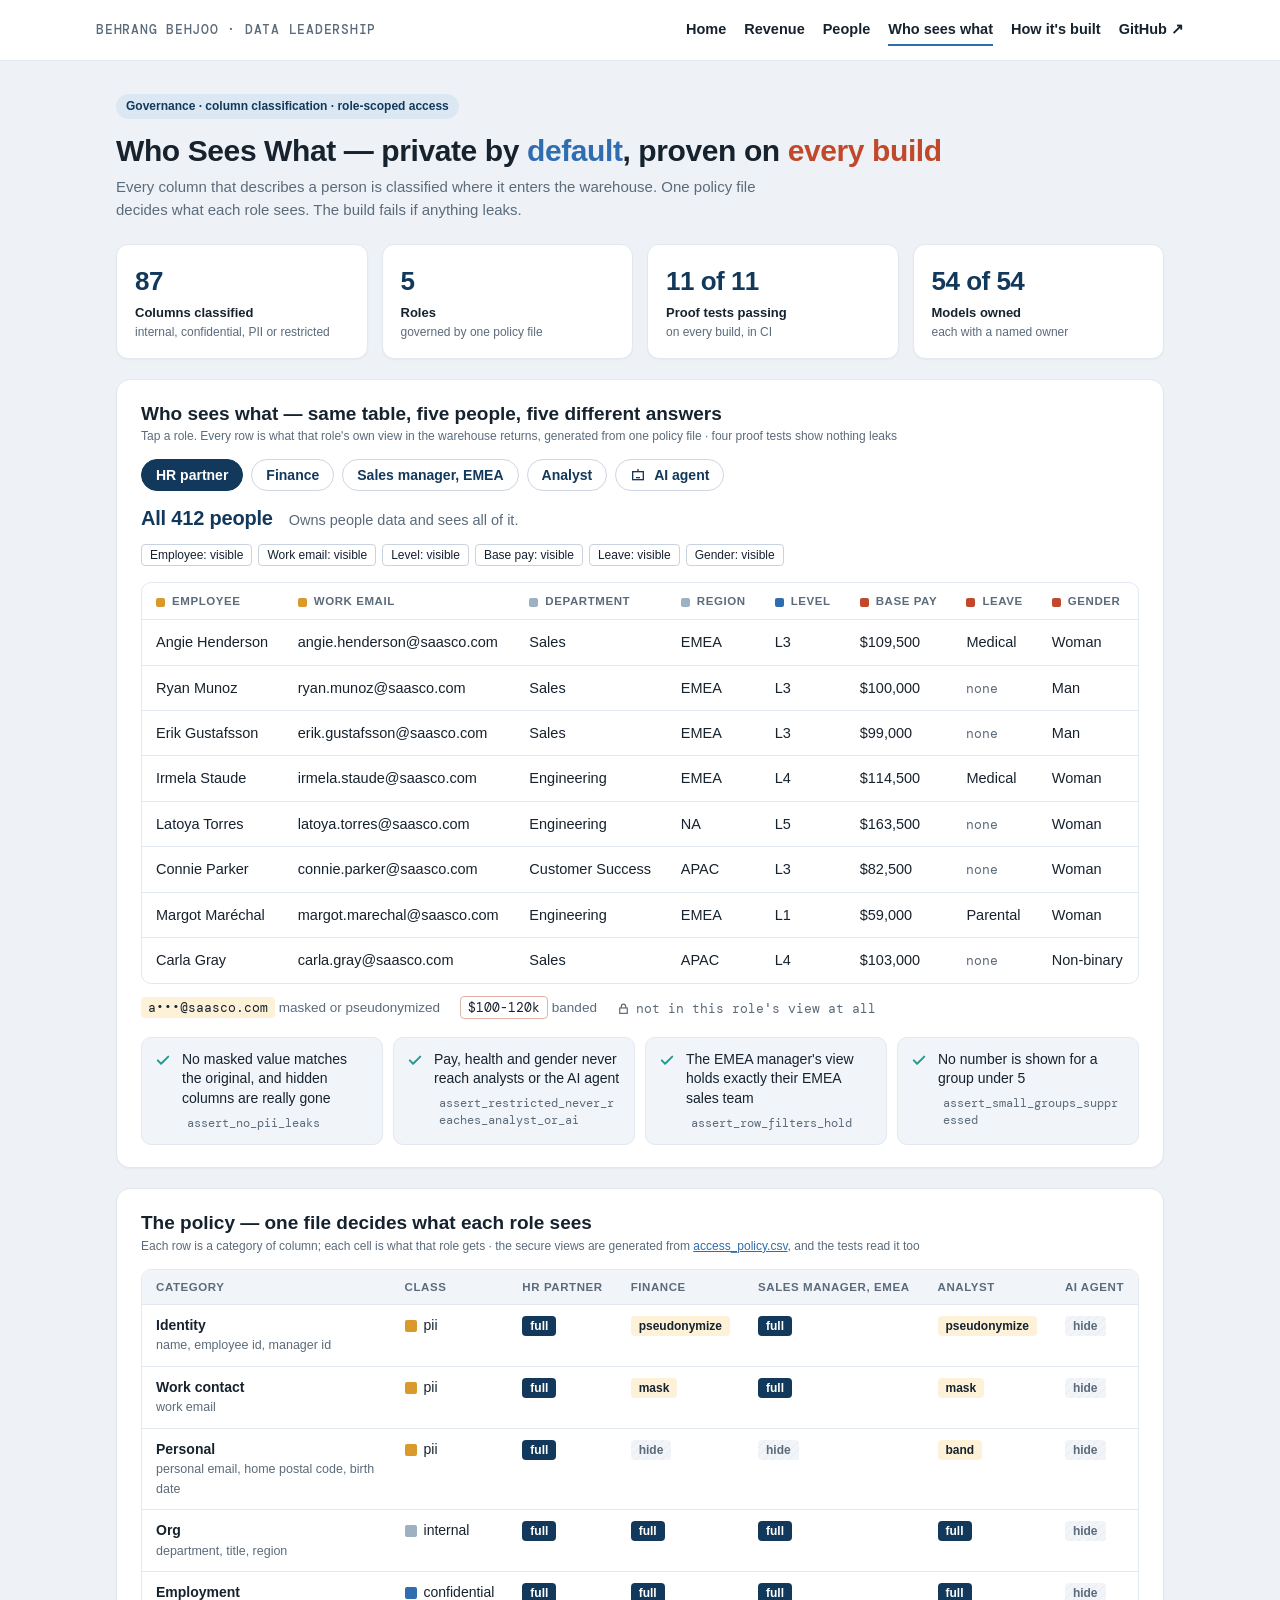
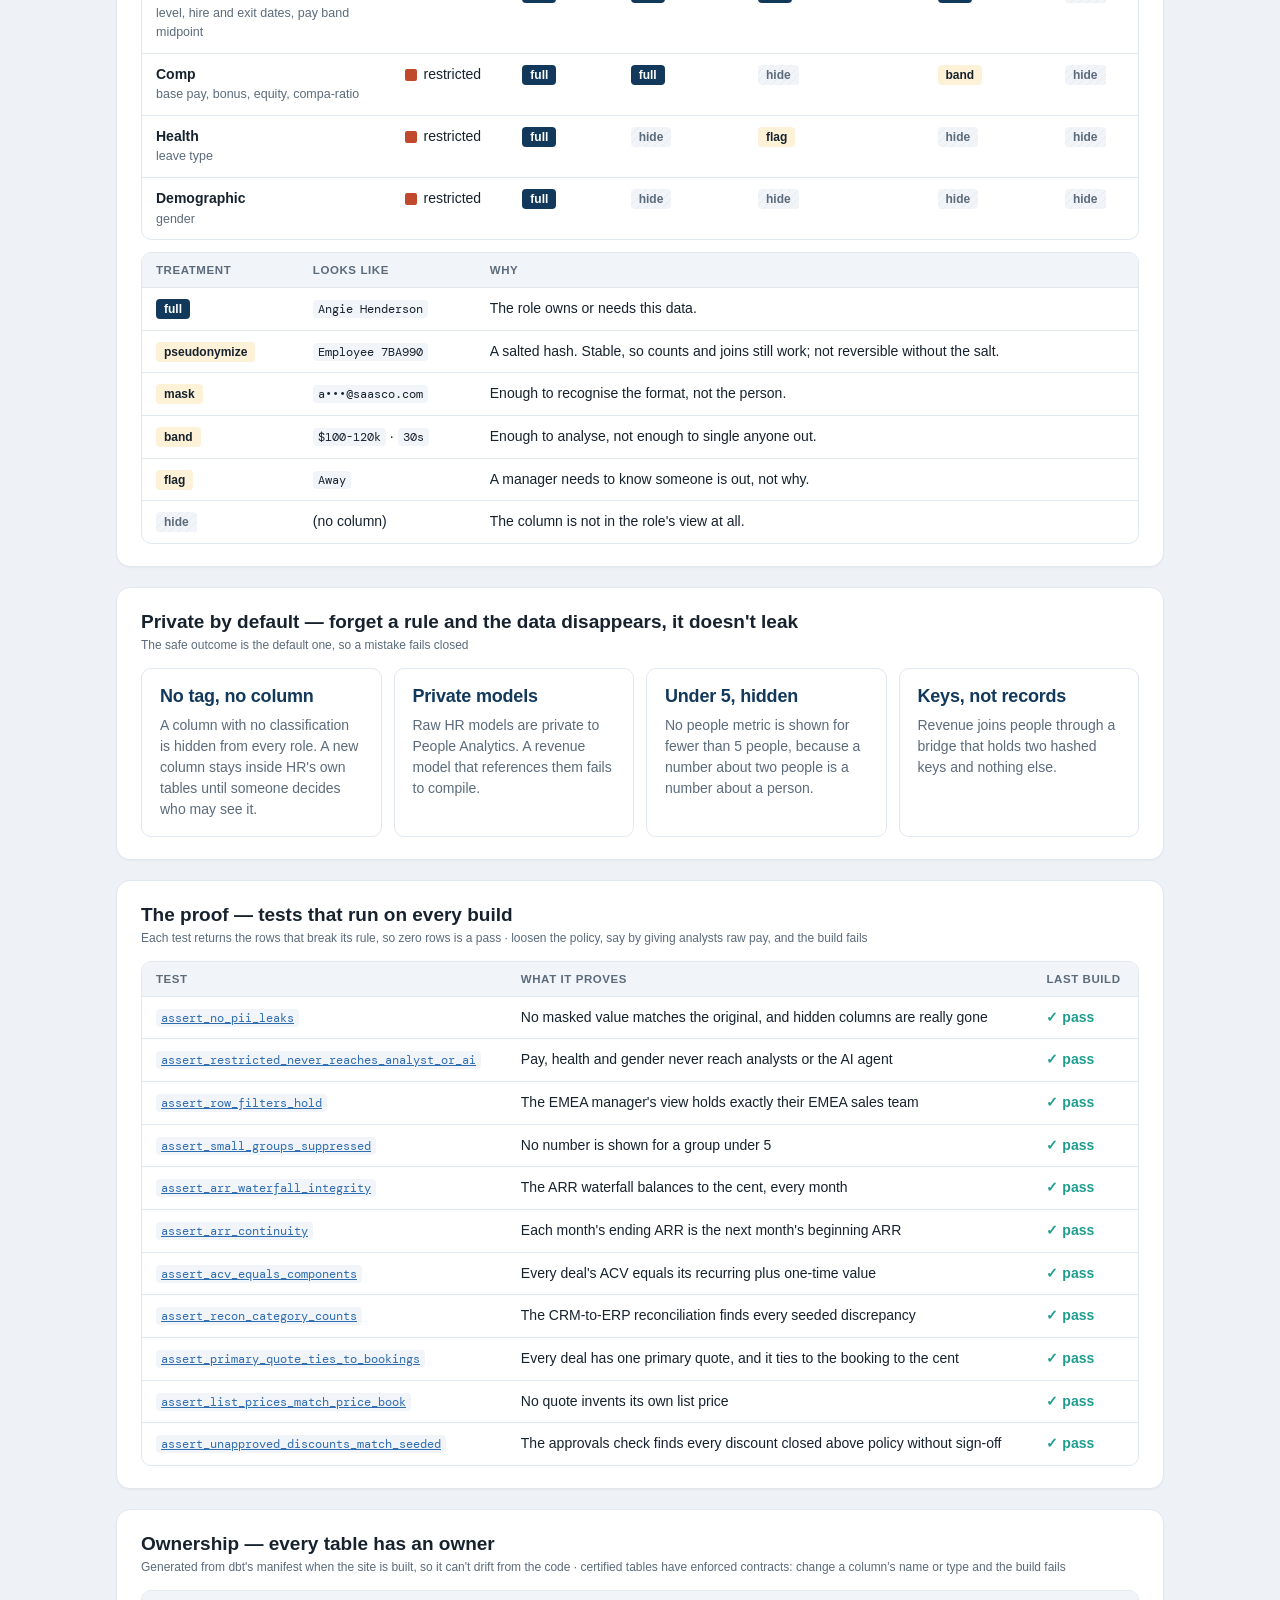
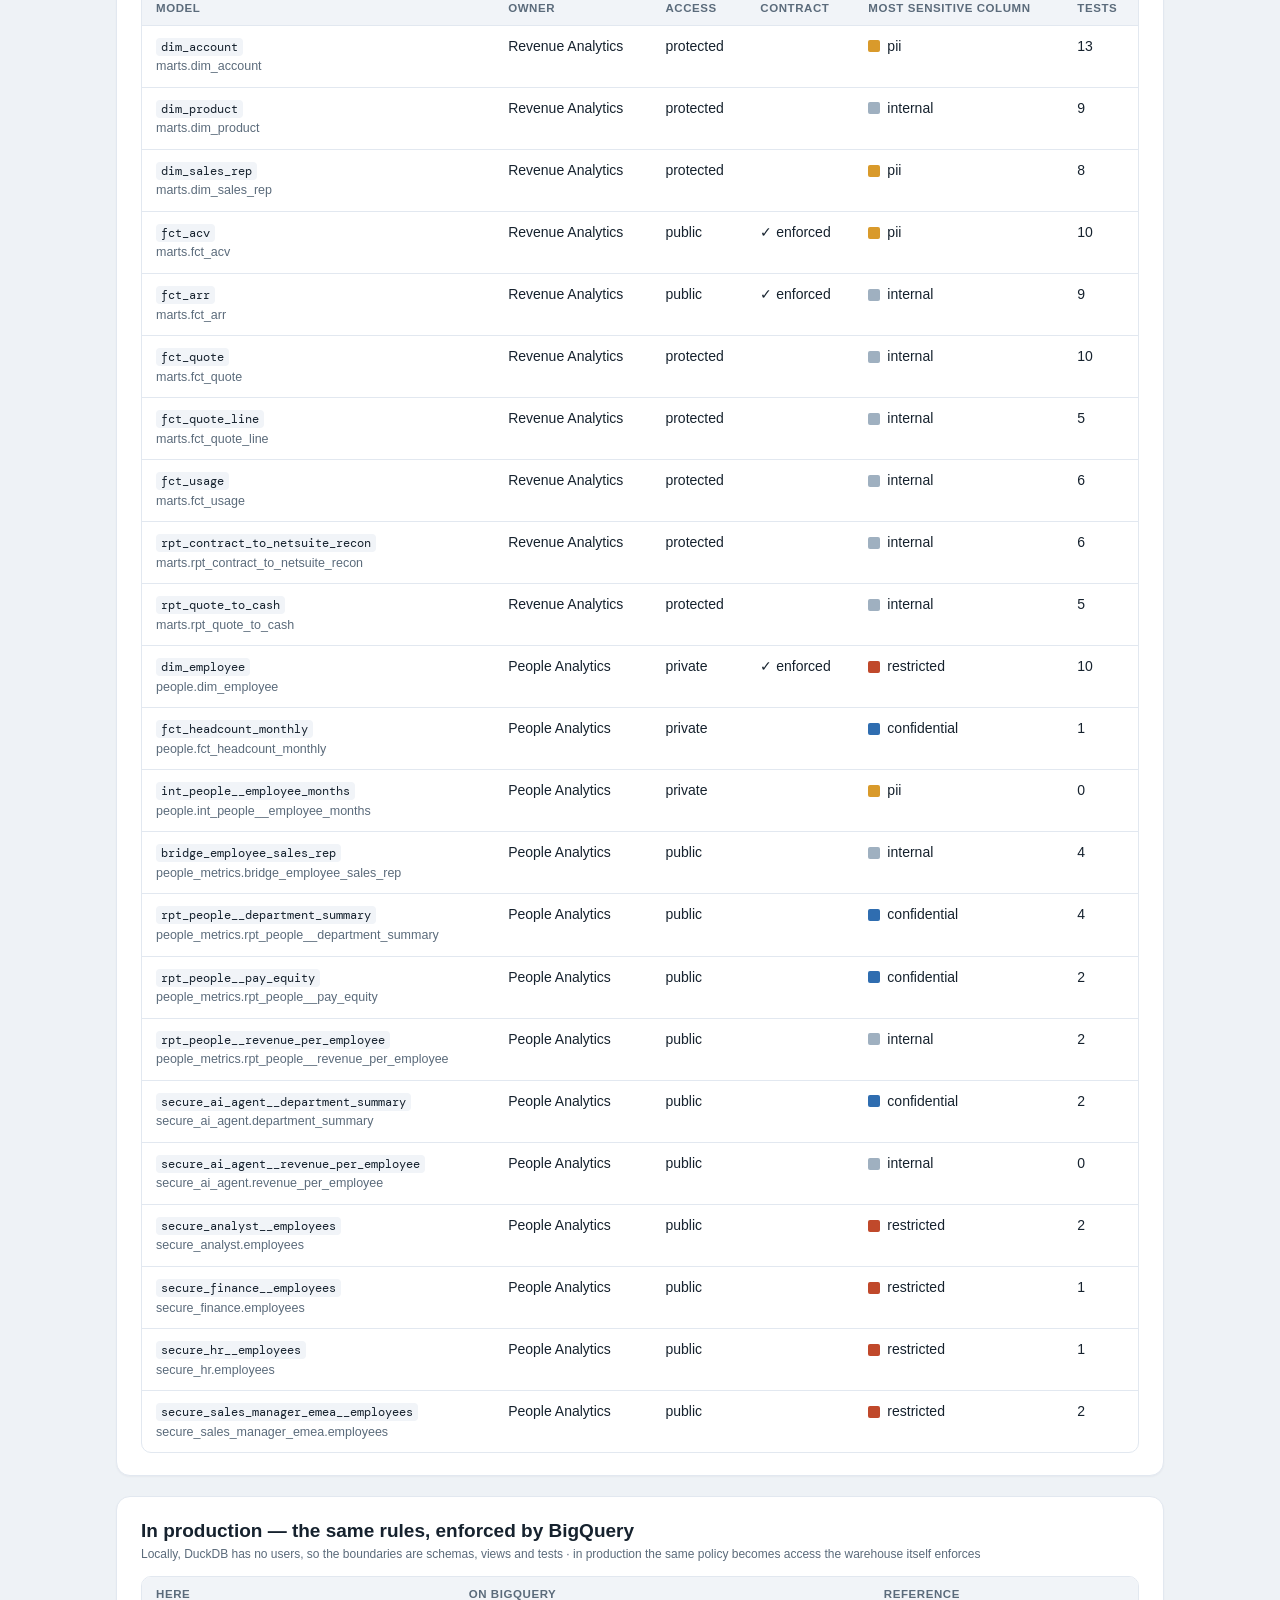
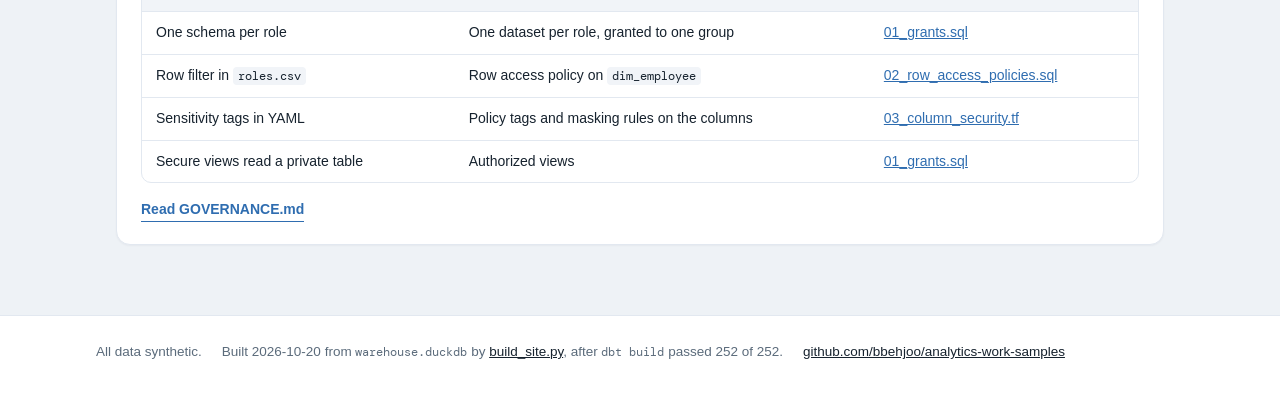
<file: docs/access.html>
<!doctype html>
<html lang="en">
<head>
<meta charset="utf-8">
<meta name="viewport" content="width=device-width, initial-scale=1, viewport-fit=cover">
<title>Who Sees What · Behrang Behjoo</title>
<meta name="description" content="Column classification, one access policy, role-scoped views and the tests that prove nothing leaks.">
<meta property="og:title" content="Who Sees What · Behrang Behjoo">
<meta property="og:description" content="Column classification, one access policy, role-scoped views and the tests that prove nothing leaks.">
<meta property="og:type" content="website">
<meta property="og:image" content="https://bbehjoo.github.io/analytics-work-samples/social-preview.png">
<meta property="og:image:width" content="1280">
<meta property="og:image:height" content="640">
<meta name="twitter:card" content="summary_large_image">
<link rel="icon" href="data:image/svg+xml,%3Csvg xmlns='http://www.w3.org/2000/svg' viewBox='0 0 32 32'%3E%3Crect width='16' height='32' fill='%233a5bff'/%3E%3Crect x='16' width='16' height='32' fill='%23ef233c'/%3E%3C/svg%3E">
<link rel="preconnect" href="https://fonts.googleapis.com">
<link rel="preconnect" href="https://fonts.gstatic.com" crossorigin>
<link rel="stylesheet" href="https://fonts.googleapis.com/css2?family=Bricolage+Grotesque:opsz,wght@12..96,400..800&family=DM+Mono:wght@400;500&display=swap">
<style>/* Poster: white page, square colour blocks, one bold grotesque.
   The classes' colours (internal, confidential, PII, restricted) are the palette. */
:root{
  --bg:#ffffff; --ink:#101010; --muted:#55565c; --line:#e7e7ea; --tint:#f5f5f7;
  --blue:#3a5bff; --red:#ef233c; --green:#12a150; --yellow:#ffb703; --gray:#8d99ae;
  --dark:#101010; --dark-card:#1a1a1c; --dark-line:#2c2c30; --dark-muted:#b8b9c0;
  --c-int:var(--gray); --c-conf:var(--blue); --c-pii:var(--yellow); --c-res:var(--red);
  --display:'Bricolage Grotesque','Segoe UI',system-ui,sans-serif;
  --mono:'DM Mono',ui-monospace,Consolas,monospace;
  color-scheme:light;
}
*{box-sizing:border-box}
html{-webkit-text-size-adjust:100%}
body{margin:0;background:var(--bg);color:var(--ink);font:16px/1.55 var(--display);-webkit-font-smoothing:antialiased}
a{color:inherit}
:focus-visible{outline:2px solid var(--blue);outline-offset:2px}
[hidden]{display:none!important}
.wrap{max-width:1120px;margin:0 auto;padding-left:max(16px,env(safe-area-inset-left,0px));padding-right:max(16px,env(safe-area-inset-right,0px))}
section{padding-block:52px}
code,.mono{font-family:var(--mono);font-size:.88em}

/* ---- nav ---- */
.nav{border-bottom:1px solid var(--line)}
.nav .wrap{display:flex;flex-wrap:wrap;align-items:center;justify-content:space-between;gap:8px 20px;padding-block:14px}
.brand{font:500 12.5px var(--mono);letter-spacing:.06em;text-transform:uppercase;text-decoration:none;color:var(--muted)}
.nav nav{display:flex;flex-wrap:wrap;gap:4px 18px}
.nav nav a{font-weight:600;font-size:14.5px;text-decoration:none;padding-block:4px;border-bottom:2px solid transparent}
.nav nav a:hover{border-color:var(--ink)}
.nav nav a[aria-current="page"]{border-color:var(--red)}

/* ---- type ---- */
.eyebrow{font:500 12.5px var(--mono);letter-spacing:.06em;text-transform:uppercase;color:var(--muted)}
h1{font-family:var(--display);font-weight:800;font-size:clamp(44px,8.6vw,104px);letter-spacing:-.045em;line-height:.98;margin:14px 0 22px;text-wrap:balance}
h1 .line{display:block}
.page h1{font-size:clamp(40px,7vw,84px)}
.blue{color:var(--blue)} .red{color:var(--red)}
h2{font-family:var(--display);font-weight:800;font-size:clamp(28px,3.8vw,42px);letter-spacing:-.03em;line-height:1.06;margin:8px 0 12px;text-wrap:balance}
h3{font-size:19px;font-weight:800;letter-spacing:-.015em;margin:0 0 6px}
.lede{font-size:clamp(17px,1.9vw,20px);line-height:1.55;color:var(--muted);max-width:62ch;margin:0}
.section-lede{font-size:17px;color:var(--muted);max-width:64ch;margin:0}
.hero{padding-block:56px 30px}

/* ---- buttons ---- */
.ctas{display:flex;flex-wrap:wrap;gap:10px;margin-top:26px}
.btn{font:700 15px var(--display);text-decoration:none;padding:11px 18px;border:1.5px solid var(--ink);color:var(--ink);background:var(--bg)}
.btn.primary{background:var(--ink);color:#fff}
.btn:hover{background:var(--tint)} .btn.primary:hover{background:#2a2a2e}
.more{display:inline-block;margin-top:18px;font-weight:700;text-decoration:none;border-bottom:2px solid currentColor}

/* ---- stats ---- */
.stats{display:grid;grid-template-columns:repeat(4,minmax(0,1fr))}
.stats.six{grid-template-columns:repeat(3,minmax(0,1fr))}
@media (max-width:820px){.stats,.stats.six{grid-template-columns:repeat(2,minmax(0,1fr))}}
.stat{padding:22px 20px;color:#fff;min-width:0}
.stat .v{font-weight:800;font-size:clamp(30px,4.2vw,48px);letter-spacing:-.035em;line-height:1;font-variant-numeric:tabular-nums}
.stat .l{font-size:14.5px;line-height:1.35;margin-top:9px;color:rgba(255,255,255,.9);font-weight:500}
.stat.blue{background:var(--blue)} .stat.ink{background:var(--ink)} .stat.green{background:var(--green)} .stat.red{background:var(--red)}
.stat.yellow{background:var(--yellow);color:var(--ink)} .stat.yellow .l{color:rgba(16,16,16,.8)}
.stat.gray{background:#4a5466}

/* ---- class colours ---- */
.dot{display:inline-block;flex:none;width:12px;height:12px;background:var(--c-int)}
.dot.confidential{background:var(--c-conf)} .dot.pii{background:var(--c-pii)} .dot.restricted{background:var(--c-res)}
.legend{display:flex;flex-wrap:wrap;gap:8px 20px;margin-top:22px;font-size:14px;color:var(--muted)}
.legend span{display:inline-flex;align-items:center;gap:8px}
.legend b{color:var(--ink)}

/* ---- the whole stack ---- */
.flow{display:grid;grid-template-columns:repeat(4,minmax(0,1fr));gap:30px;margin-top:26px}
.col{position:relative;min-width:0}
.col h3{font:500 12px var(--mono);letter-spacing:.07em;text-transform:uppercase;color:var(--muted);margin:0 0 10px}
.col:not(:last-child)::after{content:"→";position:absolute;top:30px;right:-23px;font-size:18px;color:var(--muted)}
@media (max-width:820px){.flow{grid-template-columns:1fr;gap:34px}.col:not(:last-child)::after{content:"↓";top:auto;bottom:-30px;right:auto;left:8px}}
.chip{display:flex;align-items:center;gap:10px;border:1px solid var(--line);padding:10px 12px;margin-bottom:8px;font-size:15px;font-weight:700;line-height:1.25}
.chip small{display:block;font-weight:500;color:var(--muted);font-size:13px}
.chip.guard{background:var(--ink);color:#fff;border-color:var(--ink)}
.chip svg{flex:none;width:18px;height:18px;color:var(--yellow)}

/* ---- dark section ---- */
.dark{background:var(--dark);color:#fff;--ink:#fff;--muted:var(--dark-muted);--line:var(--dark-line);--tint:var(--dark-card)}
.dark .btn{background:transparent;color:#fff;border-color:#fff}

/* ---- who sees what ---- */
.roles{display:flex;flex-wrap:wrap;gap:8px;margin:24px 0 16px}
.roles button{font:700 15px var(--display);color:#fff;background:var(--dark-card);border:1.5px solid var(--dark-line);padding:9px 16px;cursor:pointer;display:inline-flex;align-items:center;gap:8px}
.roles button:hover{border-color:#fff}
.roles button[aria-pressed="true"]{background:var(--yellow);color:var(--ink);border-color:var(--yellow)}
.roles svg{width:16px;height:16px}
.summary{display:flex;flex-wrap:wrap;align-items:baseline;gap:6px 16px;margin:4px 0 10px}
.summary .big{font-weight:800;font-size:clamp(24px,2.8vw,32px);letter-spacing:-.025em}
.summary .what{color:var(--dark-muted);font-size:16px}
.rules{display:flex;flex-wrap:wrap;gap:6px;margin:0 0 16px}
.rule{font:500 12px var(--mono);padding:3px 8px;border:1px solid var(--dark-line);color:var(--dark-muted)}
.rule.full{color:#fff;border-color:#55565c} .rule.hide{text-decoration:line-through}
.rule.mask,.rule.pseudonymize,.rule.band,.rule.flag{color:var(--yellow);border-color:#5c4a12}
.tablebox{overflow-x:auto;border:1px solid var(--dark-line);background:var(--dark-card)}
table.people{border-collapse:collapse;width:100%;min-width:880px;font-size:14.5px}
table.people th{text-align:left;font:500 11.5px var(--mono);letter-spacing:.05em;text-transform:uppercase;color:var(--dark-muted);padding:12px 14px;border-bottom:1px solid var(--dark-line);white-space:nowrap}
table.people th .dot{width:9px;height:9px;margin-right:7px;vertical-align:middle}
table.people td{padding:11px 14px;border-bottom:1px solid var(--dark-line);white-space:nowrap;font-variant-numeric:tabular-nums}
table.people tr:last-child td{border-bottom:0}
table.people tbody tr{animation:rowin .35s ease both}
@keyframes rowin{from{opacity:.3;transform:translateY(3px)}to{opacity:1;transform:none}}
.tx{font-family:var(--mono);font-size:13px;padding:2px 7px;background:rgba(255,183,3,.16);color:#fff}
.tx.band{background:transparent;border:1px solid rgba(239,35,60,.65)}
.none{color:var(--dark-muted);font-family:var(--mono);font-size:13px}
.lock{display:inline-flex;align-items:center;gap:6px;color:var(--dark-muted);font:13px var(--mono)}
.lock svg{width:13px;height:13px}
td.locked{background:repeating-linear-gradient(135deg,transparent 0 6px,rgba(255,255,255,.06) 6px 7px)}
.keys{display:flex;flex-wrap:wrap;gap:8px 20px;margin-top:14px;font-size:13.5px;color:var(--dark-muted);align-items:center}
.ai{display:grid;grid-template-columns:minmax(0,1fr) minmax(0,1fr);gap:16px}
@media (max-width:820px){.ai{grid-template-columns:1fr}}
.panel{background:var(--dark-card);border:1px solid var(--dark-line);padding:18px 18px 14px;min-width:0}
.panel h4{margin:0 0 3px;font-size:17px}
.panel .src{font:500 12px var(--mono);color:var(--dark-muted);margin-bottom:14px}
.chat{display:flex;flex-direction:column;gap:10px}
.q,.a{max-width:92%;padding:10px 13px;font-size:15px;line-height:1.45}
.q{align-self:flex-end;background:#fff;color:var(--dark)}
.a{align-self:flex-start;background:#232326;border:1px solid var(--dark-line)}
.a .why{display:block;font:500 11.5px var(--mono);letter-spacing:.04em;text-transform:uppercase;margin-bottom:3px}
.a.ok .why{color:#3ddc84} .a.no .why{color:#ff6b7d}
.proofs{display:grid;grid-template-columns:repeat(4,minmax(0,1fr));gap:10px;margin-top:18px}
@media (max-width:820px){.proofs{grid-template-columns:1fr 1fr}}
@media (max-width:480px){.proofs{grid-template-columns:1fr}}
.proof{display:flex;gap:10px;align-items:flex-start;font-size:14px;line-height:1.4;padding:12px;border:1px solid var(--dark-line);background:var(--dark-card);min-width:0}
.proof svg{flex:none;width:18px;height:18px;color:#3ddc84;margin-top:1px}
.proof code{display:block;font-size:11px;color:var(--dark-muted);margin-top:5px;overflow-wrap:anywhere}

/* ---- bars (HTML) ---- */
.bars{display:flex;flex-direction:column;gap:8px}
.bar{display:grid;grid-template-columns:150px minmax(0,1fr) 92px;align-items:center;gap:12px;font-size:14.5px}
@media (max-width:560px){.bar{grid-template-columns:104px minmax(0,1fr) 74px;font-size:13.5px}}
.bar .lab{overflow:hidden;text-overflow:ellipsis;white-space:nowrap}
.bar .track{position:relative;height:22px;background:var(--tint)}
.bar .fill{position:absolute;inset:0 auto 0 0;background:var(--gray);transform-origin:left;animation:grow .7s ease both}
@keyframes grow{from{transform:scaleX(.04)}to{transform:scaleX(1)}}
.bar .val{font:500 13.5px var(--mono);text-align:right;font-variant-numeric:tabular-nums}
.bar.sup .fill{width:14%!important;background:repeating-linear-gradient(135deg,var(--gray) 0 3px,transparent 3px 7px)}
.bar.sup .val{color:var(--muted)}
.bar .ref{position:absolute;top:-4px;bottom:-4px;border-left:2px dashed var(--ink)}
.reflabel{font:500 12px var(--mono);color:var(--muted);margin-top:6px}
.dark .bar .track{background:#26262a}
.dark .bar .fill{background:var(--blue)}

/* diverging bars: one centre line at zero */
.div .track{background:none;border-left:0}
.div .axis{position:absolute;top:-4px;bottom:-4px;left:50%;border-left:1.5px solid var(--ink)}
.div .neg,.div .pos{position:absolute;top:0;bottom:0;background:var(--gray)}

/* one 100% bar */
.split{display:flex;height:46px;margin-top:6px}
.split > div{display:flex;align-items:center;padding-inline:10px;color:#fff;font:700 15px var(--display);white-space:nowrap;overflow:hidden;min-width:0}
.splitkeys{display:flex;flex-wrap:wrap;gap:6px 22px;margin-top:10px;font-size:14px;color:var(--muted)}
.splitkeys b{color:var(--ink)}

/* ---- report sections ---- */
.finding{border-top:3px solid var(--ink);padding-block:42px 10px}
.finding:first-of-type{border-top:0}
.big-num{font-weight:800;font-size:clamp(46px,7vw,80px);letter-spacing:-.045em;line-height:.95;margin:6px 0 4px}
.big-sub{font-size:15.5px;color:var(--muted);margin-bottom:22px}
.chart{width:100%;min-height:200px;margin-top:8px}
.chart svg{display:block;overflow:visible}
.chart text{font-family:var(--mono);font-size:12px;fill:var(--muted)}
.chart .lbl{font-family:var(--display);font-weight:700;font-size:13px;fill:var(--ink)}
.chart .lbl-big{font-family:var(--display);font-weight:800;font-size:15px}
.chart .grid{stroke:var(--line)}
.charts2{display:grid;grid-template-columns:minmax(0,1fr) minmax(0,1fr);gap:32px}
@media (max-width:820px){.charts2{grid-template-columns:1fr}}
.chart-title{font:500 12.5px var(--mono);letter-spacing:.05em;text-transform:uppercase;color:var(--muted);margin:22px 0 10px}
.swatches{display:flex;flex-wrap:wrap;gap:6px 18px;font-size:14px;margin-bottom:6px}
.swatches span{display:inline-flex;align-items:center;gap:7px}
.wwd{display:grid;grid-template-columns:repeat(3,minmax(0,1fr));gap:24px;margin-top:28px;padding-top:20px;border-top:1px solid var(--line)}
@media (max-width:820px){.wwd{grid-template-columns:1fr;gap:14px}}
.wwd h4{font:500 12px var(--mono);letter-spacing:.07em;text-transform:uppercase;margin:0 0 6px;color:var(--muted)}
.wwd p{margin:0;font-size:15.5px;line-height:1.55}
.wwd .do h4{color:var(--red)}
.src{font:500 12.5px var(--mono);color:var(--muted);margin-top:14px}
.note{background:var(--tint);padding:16px 18px;font-size:15px;margin-top:26px;border-left:4px solid var(--yellow)}

/* ---- home: findings and principles ---- */
.tiles{display:grid;grid-template-columns:repeat(4,minmax(0,1fr));gap:0;margin-top:26px;border:1px solid var(--line)}
@media (max-width:900px){.tiles{grid-template-columns:repeat(2,minmax(0,1fr))}}
@media (max-width:520px){.tiles{grid-template-columns:1fr}}
.tile{padding:22px 20px;border-right:1px solid var(--line);border-bottom:1px solid var(--line);text-decoration:none;display:flex;flex-direction:column;gap:8px;min-width:0}
.tile:hover{background:var(--tint)}
.tile .v{font-weight:800;font-size:clamp(30px,3.4vw,40px);letter-spacing:-.035em;line-height:1}
.tile p{margin:0;font-size:15px;color:var(--muted);flex:1}
.tile .go{font:500 12.5px var(--mono);text-transform:uppercase;letter-spacing:.05em}
.prins{margin-top:20px;border-top:1px solid var(--line)}
.prin{display:grid;grid-template-columns:minmax(0,1.1fr) minmax(0,1.6fr) minmax(0,1fr);gap:18px;padding:18px 0;border-bottom:1px solid var(--line);align-items:baseline}
@media (max-width:820px){.prin{grid-template-columns:1fr;gap:6px}}
.prin h3{font-size:20px;margin:0}
.prin p{margin:0;color:var(--muted);font-size:15.5px}
.prin a{font:500 13px var(--mono);color:var(--blue);text-decoration:none;overflow-wrap:anywhere}
.prin a:hover{text-decoration:underline}

/* ---- tables on the governance page ---- */
.tbl{overflow-x:auto;margin-top:22px;border:1px solid var(--line)}
.tbl table{border-collapse:collapse;width:100%;font-size:14.5px}
.tbl th{text-align:left;font:500 11.5px var(--mono);letter-spacing:.05em;text-transform:uppercase;color:var(--muted);padding:11px 14px;border-bottom:1px solid var(--line);background:var(--tint);white-space:nowrap}
.tbl td{padding:10px 14px;border-bottom:1px solid var(--line);vertical-align:top}
.tbl tr:last-child td{border-bottom:0}
.tbl td.nowrap{white-space:nowrap}
.tbl small{display:block;color:var(--muted);font-size:12.5px}
.t{display:inline-block;font:500 12.5px var(--mono);padding:3px 8px;white-space:nowrap}
.t.full{background:var(--ink);color:#fff}
.t.mask,.t.pseudonymize,.t.band,.t.flag{background:#fff1cc;color:var(--ink)}
.t.hide{color:var(--muted);background:repeating-linear-gradient(135deg,var(--tint) 0 5px,#e9e9ee 5px 6px)}
.sens{display:inline-flex;align-items:center;gap:7px;white-space:nowrap}
.ok{color:var(--green);font-weight:700}
.tiles.plain .tile{cursor:default}
.tiles.plain .tile:hover{background:none}

/* ---- how it's built: lineage map ---- */
.lineage{margin-top:22px}
.linfo{border:1.5px solid var(--ink);padding:16px 18px;display:grid;grid-template-columns:minmax(0,1.4fr) minmax(0,1fr);gap:8px 28px;margin-bottom:22px}
@media (max-width:820px){.linfo{grid-template-columns:1fr}}
.linfo .nm{font:500 18px var(--mono);overflow-wrap:anywhere}
.linfo .meta{font:500 12.5px var(--mono);color:var(--muted);margin-top:4px}
.linfo p{margin:8px 0 0;font-size:15px}
.linfo .counts{display:flex;flex-wrap:wrap;gap:6px 18px;align-content:start;font-size:15px}
.linfo .counts b{font-size:22px;letter-spacing:-.02em;display:block;line-height:1.1}
.lmap{position:relative;display:grid;grid-template-columns:repeat(5,minmax(0,1fr));gap:26px}
@media (max-width:980px){.lmap{grid-template-columns:repeat(3,minmax(0,1fr))}}
@media (max-width:640px){.lmap{grid-template-columns:repeat(2,minmax(0,1fr));gap:16px}}
.lcol{min-width:0}
.lcol h3{font:500 12px var(--mono);letter-spacing:.07em;text-transform:uppercase;margin:0;display:flex;justify-content:space-between;gap:8px}
.lcol h3 span{color:var(--muted)}
.lcol .sub{font-size:12.5px;line-height:1.35;color:var(--muted);margin:3px 0 12px;min-height:3.9em}
.lnodes{display:flex;flex-direction:column;gap:5px}
.ln{position:relative;z-index:1;display:block;width:100%;text-align:left;font:500 12px/1.3 var(--mono);padding:6px 8px;background:#fff;color:var(--ink);
  border:1px solid var(--line);border-left:4px solid var(--blue);cursor:pointer;overflow-wrap:anywhere;transition:opacity .2s,background .2s}
.ln.people{border-left-color:var(--red)}
.ln small{display:block;color:var(--muted);font-size:10.5px;letter-spacing:.03em;text-transform:uppercase}
.ln:hover{border-color:var(--ink)}
.lmap.tracing .ln{opacity:.3}
.lmap.tracing .ln.up,.lmap.tracing .ln.down,.lmap.tracing .ln.sel{opacity:1}
.ln.up,.ln.down{background:#eef1ff}
.ln.people.up,.ln.people.down{background:#fde9ec}
.ln.sel{background:var(--ink)!important;color:#fff;border-color:var(--ink)}
.ln.sel small{color:#c9cad0}
.lsvg{position:absolute;inset:0;width:100%;height:100%;pointer-events:none;z-index:0;overflow:visible}
.lsvg path{fill:none;stroke-width:1.6;opacity:.6}
.legend-l{display:flex;flex-wrap:wrap;gap:6px 18px;font-size:13.5px;color:var(--muted);margin-top:16px}

/* ---- diagrams ---- */
.diagram{overflow-x:auto;border:1px solid var(--line);padding:18px;margin-top:18px;background:#fff}
.diagram pre{margin:0;font-family:var(--mono);font-size:12px;color:var(--muted);white-space:pre}
.diagram svg{max-width:none;height:auto}
.builds{display:flex;flex-direction:column;gap:8px;margin-top:20px}
details.build{border:1px solid var(--line)}
details.build summary{cursor:pointer;padding:14px 16px;font-weight:700;font-size:16px;list-style:none;display:flex;justify-content:space-between;gap:12px}
details.build summary::-webkit-details-marker{display:none}
details.build summary::after{content:"+";font:500 18px var(--mono)}
details.build[open] summary::after{content:"−"}
details.build .diagram{margin:0;border:0;border-top:1px solid var(--line)}

/* ---- report pages: a business review, in cards ---- */
body.report{background:#eef2f6;font-family:-apple-system,BlinkMacSystemFont,"Segoe UI",Roboto,Helvetica,Arial,sans-serif;
  --ink:#16222e; --muted:#5b6b7b; --line:#e2e8f0; --tint:#f1f4f8; --navy:#12395b;
  --blue:#2f6db0; --red:#c0492b; --green:#1f9d8f; --yellow:#d99a2b; --gray:#9fb0c0;
  --display:-apple-system,BlinkMacSystemFont,"Segoe UI",Roboto,Helvetica,Arial,sans-serif}
.report .nav{background:#fff}
.report .nav nav a[aria-current="page"]{border-color:var(--blue)}
.rwrap{max-width:1080px;margin:0 auto;padding-block:32px 40px;padding-left:max(16px,env(safe-area-inset-left,0px));padding-right:max(16px,env(safe-area-inset-right,0px))}
.pill{display:inline-block;background:#dbe7f2;color:var(--navy);font-size:12px;font-weight:600;padding:3px 10px;border-radius:999px;margin-bottom:14px}
.report h1.rh1{font-size:30px;letter-spacing:-.4px;line-height:1.2;margin:0 0 6px;font-weight:700}
.rsub{color:var(--muted);font-size:15px;max-width:80ch}
.rsub code,.report .card code{font-size:.85em;background:var(--tint);padding:1px 5px;border-radius:4px}
.kpis{display:grid;grid-template-columns:repeat(3,minmax(0,1fr));gap:14px;margin:22px 0 8px}
@media (max-width:720px){.kpis{grid-template-columns:repeat(2,minmax(0,1fr))}}
.kpi{background:#fff;border:1px solid var(--line);border-radius:12px;padding:16px 18px;box-shadow:0 1px 2px rgba(16,38,58,.04);min-width:0}
.kpi .v{font-size:26px;font-weight:700;color:var(--navy);letter-spacing:-.5px;font-variant-numeric:tabular-nums}
.kpi .l{font-size:13px;font-weight:600;margin-top:2px}
.kpi .s{font-size:12px;color:var(--muted)}
.card{background:#fff;border:1px solid var(--line);border-radius:14px;padding:22px 24px;margin-top:20px;box-shadow:0 1px 2px rgba(16,38,58,.04)}
@media (max-width:560px){.card{padding:18px 16px}}
.card h2{font-size:19px;font-weight:700;letter-spacing:0;line-height:1.3;margin:0 0 2px}
.card > .src{font-family:inherit;font-size:12px;line-height:1.4;color:var(--muted);margin:0 0 14px}
.rgrid{display:grid;grid-template-columns:minmax(0,1.15fr) minmax(0,.85fr);gap:28px;align-items:center}
@media (max-width:760px){.rgrid{grid-template-columns:1fr}}
.rnote h3{margin:6px 0 4px;font-size:12.5px;text-transform:uppercase;letter-spacing:.4px;color:var(--muted);font-weight:700}
.rnote p{margin:0 0 12px;font-size:14.5px;line-height:1.55}
.tag{font-weight:700}
.tag.good{color:var(--green)} .tag.bad{color:var(--red)} .tag.navy{color:var(--navy)}
.report .chart text{font-family:inherit;font-size:11.5px}
.report .chart .lbl,.report .chart .lbl-big{font-family:inherit}
.report .chart-title{font-family:inherit;font-weight:600;font-size:13px;letter-spacing:0;text-transform:none;color:var(--ink);margin:4px 0 8px}
.report .bar{font-size:13.5px}
.report .bar .val{font-family:inherit;font-weight:600;font-size:12.5px}
.report .bar .track{border-radius:3px;overflow:hidden}
.report .split{border-radius:6px;overflow:hidden}
.report .split > div{font-family:inherit;font-weight:700;font-size:14px}
.report .swatches{font-size:13px;color:var(--muted)}
.report .dot{border-radius:2px}
.report .note{border-left-color:var(--blue);border-radius:0 8px 8px 0;background:#fff;border:1px solid var(--line);border-left:4px solid var(--blue)}
.minis{display:grid;grid-template-columns:repeat(3,minmax(0,1fr));gap:12px;margin:4px 0 16px}
@media (max-width:620px){.minis{grid-template-columns:1fr}}
.mini{background:var(--tint);border-radius:10px;padding:12px 14px}
.mini b{display:block;font-size:20px;color:var(--navy);letter-spacing:-.3px}
.mini span{font-size:12.5px;color:var(--muted)}
.report footer{background:#fff}

/* ---- the same professional theme for the overview, governance and lineage pages ---- */
body.report{--c-int:#9fb0c0; --c-conf:#2f6db0; --c-pii:#d99a2b; --c-res:#c0492b}
.rh1 .hl-b{color:var(--blue)} .rh1 .hl-r{color:var(--red)}
.kpis.four{grid-template-columns:repeat(4,minmax(0,1fr))}
@media (max-width:820px){.kpis.four{grid-template-columns:repeat(2,minmax(0,1fr))}}
.report .ctas{margin-top:16px;gap:8px}
.report .btn{font-family:inherit;font-weight:600;font-size:14px;padding:9px 14px;border:1px solid #cdd6e1;border-radius:8px;background:#fff;color:var(--navy)}
.report .btn:hover{border-color:var(--navy);background:#fff}
.report .btn.primary{background:var(--navy);border-color:var(--navy);color:#fff}
.report .btn.primary:hover{background:#0e2d48}
.report .more{font-size:14px;font-weight:600;color:var(--blue);border-bottom-width:1px;margin-top:16px}
.report .card > .src a{color:var(--blue)}
.report .flow{margin-top:6px;gap:26px}
.report .col h3,.report .lcol h3{font-family:inherit;font-size:11.5px;font-weight:700;letter-spacing:.05em;color:var(--muted)}
.report .col:not(:last-child)::after{color:#9fb0c0}
.report .chip{border-radius:8px;font-size:14px;font-weight:600;background:#fff}
.report .chip small{font-size:12.5px}
.report .chip.guard{background:var(--navy);border-color:var(--navy)}
.report .chip svg{color:#f2c46d}
.report .legend{font-size:13px;margin-top:18px}
.report .tiles{border:0;gap:12px;margin-top:4px}
.report .tile{border:1px solid var(--line);border-radius:10px;background:#fff;padding:16px 18px}
.report a.tile:hover{border-color:var(--navy);background:#fff}
.report .tile .v{font-size:18px;letter-spacing:-.2px;line-height:1.25;color:var(--navy)}
.report .tile p{font-size:14px;line-height:1.5}
.report .tile .go{font-family:inherit;font-size:12px;font-weight:700;color:var(--blue);letter-spacing:.02em;text-transform:none}
.report .prins{margin-top:2px;border-top:0}
.report .prin{padding:14px 0}
.report .prin:last-child{border-bottom:0}
.report .prin h3{font-size:15.5px}
.report .prin p{font-size:14.5px}
.report .prin a{font-size:12.5px;color:var(--blue)}
.report .tbl{border-radius:10px;margin-top:12px}
.report .tbl th{font-family:inherit;font-weight:700;font-size:11.5px;background:var(--tint)}
.report .tbl td{font-size:14px}
.report .tbl a{color:var(--blue)}
.report .t{border-radius:4px;font-size:12px;font-family:inherit;font-weight:600}
.report .t.full{background:var(--navy)}
.report .t.mask,.report .t.pseudonymize,.report .t.band,.report .t.flag{background:#fdf1d8}
.report .ok{color:var(--green)}
.report .linfo{border:1px solid var(--line);border-radius:10px;background:var(--tint)}
.report .linfo .nm{font-size:16px}
.report .ln{border-radius:4px}
.report .ln.people{border-left-color:var(--red)}
.report .ln{border-left-color:var(--blue)}
.report .ln.up,.report .ln.down{background:#e8f0fa}
.report .ln.people.up,.report .ln.people.down{background:#f9e8e3}
.report .ln.sel{background:var(--navy)!important;border-color:var(--navy)}
.report .diagram{border-radius:10px;margin-top:4px}
.report details.build{border-radius:10px;background:#fff}
.report details.build summary{font-size:15px}
/* who sees what, light */
.report .roles{margin:12px 0}
.report .roles button{font-family:inherit;font-weight:600;font-size:14px;color:var(--navy);background:#fff;border:1px solid #cdd6e1;border-radius:999px;padding:7px 14px}
.report .roles button:hover{border-color:var(--navy)}
.report .roles button[aria-pressed="true"]{background:var(--navy);color:#fff;border-color:var(--navy)}
.report .summary .big{font-size:20px;color:var(--navy);letter-spacing:-.2px}
.report .summary .what{color:var(--muted);font-size:14.5px}
.report .rule{font-family:inherit;color:var(--muted);border-color:var(--line);border-radius:4px}
.report .rule.full{color:var(--ink);border-color:#c9d3df}
.report .rule.mask,.report .rule.pseudonymize,.report .rule.band,.report .rule.flag{color:#7a5200;border-color:#ecd3a0;background:#fdf6e7}
.report .tablebox{background:#fff;border:1px solid var(--line);border-radius:10px}
.report table.people th{color:var(--muted);border-color:var(--line);font-family:inherit;font-weight:700}
.report table.people td{border-color:var(--line);color:var(--ink)}
.report .tx{background:#fdf1d8;color:var(--ink);border-radius:4px}
.report .tx.band{background:#fff;border:1px solid #e3b4a6}
.report .none,.report .lock{color:var(--muted)}
.report td.locked{background:repeating-linear-gradient(135deg,transparent 0 6px,#e9eef4 6px 7px)}
.report .keys{color:var(--muted)}
.report .panel{background:var(--tint);border:1px solid var(--line);border-radius:10px}
.report .panel .src{color:var(--muted);font-family:inherit}
.report .q{background:var(--navy);color:#fff;border-radius:10px}
.report .a{background:#fff;border:1px solid var(--line);border-radius:10px}
.report .a.ok .why{color:var(--green)} .report .a.no .why{color:var(--red)}
.report .proof{background:var(--tint);border:1px solid var(--line);border-radius:10px;color:var(--ink)}
.report .proof svg{color:var(--green)}
.report .proof code{color:var(--muted)}
.report .wsw .bar .track{background:#e9eef4}
.report .wsw .bar .fill{background:var(--blue)}

/* ---- footer ---- */
footer{border-top:1px solid var(--line);margin-top:30px}
footer .wrap{padding-block:26px 40px;display:flex;flex-wrap:wrap;gap:6px 20px;font-size:13.5px;color:var(--muted)}
footer a{color:var(--ink)}
@media (prefers-reduced-motion:reduce){*{animation:none!important;transition:none!important}}
</style>
</head>
<body class="report">
<header class="nav">
  <div class="wrap">
    <a class="brand" href="index.html">Behrang Behjoo · Data leadership</a>
    <nav aria-label="Pages"><a href="index.html">Home</a><a href="revenue.html">Revenue</a><a href="people.html">People</a><a href="access.html" aria-current="page">Who sees what</a><a href="architecture.html">How it's built</a><a href="https://github.com/bbehjoo/analytics-work-samples">GitHub ↗</a></nav>
  </div>
</header>
<main>
<div class="rwrap">
  <span class="pill">Governance · column classification · role-scoped access</span>
  <h1 class="rh1">Who Sees What — private by <span class="hl-b">default</span>, proven on <span class="hl-r">every build</span></h1>
  <div class="rsub">Every column that describes a person is classified where it enters the warehouse. One policy file decides what each role sees. The build fails if anything leaks.</div>

  <div class="kpis four">
    <div class="kpi"><div class="v">87</div><div class="l">Columns classified</div><div class="s">internal, confidential, PII or restricted</div></div>
    <div class="kpi"><div class="v">5</div><div class="l">Roles</div><div class="s">governed by one policy file</div></div>
    <div class="kpi"><div class="v">11 of 11</div><div class="l">Proof tests passing</div><div class="s">on every build, in CI</div></div>
    <div class="kpi"><div class="v">54 of 54</div><div class="l">Models owned</div><div class="s">each with a named owner</div></div>
  </div>

  <div class="card wsw" id="who">
  <h2>Who sees what — same table, five people, five different answers</h2>
  <div class="src">Tap a role. Every row is what that role's own view in the warehouse returns, generated from one policy file · four proof tests show nothing leaks</div>
  <div class="roles" role="group" aria-label="View as"></div>
  <div class="summary"><span class="big"></span><span class="what"></span></div>
  <div class="rules"></div>
  <div class="tablebox"><table class="people"><thead></thead><tbody></tbody></table></div>
  <div class="ai" hidden>
    <div class="panel">
      <h4>Headcount by department</h4>
      <div class="src">secure_ai_agent.department_summary</div>
      <div class="ai-bars"></div>
    </div>
    <div class="panel">
      <h4>Asking the AI agent</h4>
      <div class="src">answers come from governed aggregates, never rows</div>
      <div class="chat"></div>
    </div>
  </div>
  <div class="keys">
    <span><span class="tx">a•••@saasco.com</span> masked or pseudonymized</span>
    <span><span class="tx band">$100-120k</span> banded</span>
    <span class="lock"><svg viewBox="0 0 24 24" fill="none" stroke="currentColor" stroke-width="2.2" aria-hidden="true"><rect x="5" y="11" width="14" height="10"/><path d="M8 11V8a4 4 0 0 1 8 0v3"/></svg>not in this role's view at all</span>
  </div>
  <div class="proofs"><div class="proof"><svg viewBox="0 0 24 24" fill="none" stroke="currentColor" stroke-width="2.6" stroke-linecap="round" stroke-linejoin="round" aria-hidden="true"><path d="m5 12.5 4.5 4.5L19 7.5"/></svg><div>No masked value matches the original, and hidden columns are really gone<code>assert_no_pii_leaks</code></div></div><div class="proof"><svg viewBox="0 0 24 24" fill="none" stroke="currentColor" stroke-width="2.6" stroke-linecap="round" stroke-linejoin="round" aria-hidden="true"><path d="m5 12.5 4.5 4.5L19 7.5"/></svg><div>Pay, health and gender never reach analysts or the AI agent<code>assert_restricted_never_reaches_analyst_or_ai</code></div></div><div class="proof"><svg viewBox="0 0 24 24" fill="none" stroke="currentColor" stroke-width="2.6" stroke-linecap="round" stroke-linejoin="round" aria-hidden="true"><path d="m5 12.5 4.5 4.5L19 7.5"/></svg><div>The EMEA manager&#x27;s view holds exactly their EMEA sales team<code>assert_row_filters_hold</code></div></div><div class="proof"><svg viewBox="0 0 24 24" fill="none" stroke="currentColor" stroke-width="2.6" stroke-linecap="round" stroke-linejoin="round" aria-hidden="true"><path d="m5 12.5 4.5 4.5L19 7.5"/></svg><div>No number is shown for a group under 5<code>assert_small_groups_suppressed</code></div></div></div>
  
</div>


  <div class="card" id="policy">
    <h2>The policy — one file decides what each role sees</h2>
    <div class="src">Each row is a category of column; each cell is what that role gets · the secure views are generated from <a href="https://github.com/bbehjoo/analytics-work-samples/blob/main/saas-data-platform/seeds/governance/access_policy.csv">access_policy.csv</a>, and the tests read it too</div>
    <div class="tbl"><table><thead><tr><th>Category</th><th>Class</th><th>HR partner</th><th>Finance</th><th>Sales manager, EMEA</th><th>Analyst</th><th>AI agent</th></tr></thead><tbody><tr><td><b>Identity</b><small>name, employee id, manager id</small></td><td class="nowrap"><span class="sens"><i class="dot pii"></i>pii</span></td><td class="nowrap"><span class="t full">full</span></td><td class="nowrap"><span class="t pseudonymize">pseudonymize</span></td><td class="nowrap"><span class="t full">full</span></td><td class="nowrap"><span class="t pseudonymize">pseudonymize</span></td><td class="nowrap"><span class="t hide">hide</span></td></tr><tr><td><b>Work contact</b><small>work email</small></td><td class="nowrap"><span class="sens"><i class="dot pii"></i>pii</span></td><td class="nowrap"><span class="t full">full</span></td><td class="nowrap"><span class="t mask">mask</span></td><td class="nowrap"><span class="t full">full</span></td><td class="nowrap"><span class="t mask">mask</span></td><td class="nowrap"><span class="t hide">hide</span></td></tr><tr><td><b>Personal</b><small>personal email, home postal code, birth date</small></td><td class="nowrap"><span class="sens"><i class="dot pii"></i>pii</span></td><td class="nowrap"><span class="t full">full</span></td><td class="nowrap"><span class="t hide">hide</span></td><td class="nowrap"><span class="t hide">hide</span></td><td class="nowrap"><span class="t band">band</span></td><td class="nowrap"><span class="t hide">hide</span></td></tr><tr><td><b>Org</b><small>department, title, region</small></td><td class="nowrap"><span class="sens"><i class="dot "></i>internal</span></td><td class="nowrap"><span class="t full">full</span></td><td class="nowrap"><span class="t full">full</span></td><td class="nowrap"><span class="t full">full</span></td><td class="nowrap"><span class="t full">full</span></td><td class="nowrap"><span class="t hide">hide</span></td></tr><tr><td><b>Employment</b><small>level, hire and exit dates, pay band midpoint</small></td><td class="nowrap"><span class="sens"><i class="dot confidential"></i>confidential</span></td><td class="nowrap"><span class="t full">full</span></td><td class="nowrap"><span class="t full">full</span></td><td class="nowrap"><span class="t full">full</span></td><td class="nowrap"><span class="t full">full</span></td><td class="nowrap"><span class="t hide">hide</span></td></tr><tr><td><b>Comp</b><small>base pay, bonus, equity, compa-ratio</small></td><td class="nowrap"><span class="sens"><i class="dot restricted"></i>restricted</span></td><td class="nowrap"><span class="t full">full</span></td><td class="nowrap"><span class="t full">full</span></td><td class="nowrap"><span class="t hide">hide</span></td><td class="nowrap"><span class="t band">band</span></td><td class="nowrap"><span class="t hide">hide</span></td></tr><tr><td><b>Health</b><small>leave type</small></td><td class="nowrap"><span class="sens"><i class="dot restricted"></i>restricted</span></td><td class="nowrap"><span class="t full">full</span></td><td class="nowrap"><span class="t hide">hide</span></td><td class="nowrap"><span class="t flag">flag</span></td><td class="nowrap"><span class="t hide">hide</span></td><td class="nowrap"><span class="t hide">hide</span></td></tr><tr><td><b>Demographic</b><small>gender</small></td><td class="nowrap"><span class="sens"><i class="dot restricted"></i>restricted</span></td><td class="nowrap"><span class="t full">full</span></td><td class="nowrap"><span class="t hide">hide</span></td><td class="nowrap"><span class="t hide">hide</span></td><td class="nowrap"><span class="t hide">hide</span></td><td class="nowrap"><span class="t hide">hide</span></td></tr></tbody></table></div>
    <div class="tbl">
      <table>
        <thead><tr><th>Treatment</th><th>Looks like</th><th>Why</th></tr></thead>
        <tbody>
          <tr><td class="nowrap"><span class="t full">full</span></td><td class="nowrap"><code>Angie Henderson</code></td><td>The role owns or needs this data.</td></tr>
          <tr><td class="nowrap"><span class="t pseudonymize">pseudonymize</span></td><td class="nowrap"><code>Employee 7BA990</code></td><td>A salted hash. Stable, so counts and joins still work; not reversible without the salt.</td></tr>
          <tr><td class="nowrap"><span class="t mask">mask</span></td><td class="nowrap"><code>a•••@saasco.com</code></td><td>Enough to recognise the format, not the person.</td></tr>
          <tr><td class="nowrap"><span class="t band">band</span></td><td class="nowrap"><code>$100-120k</code> · <code>30s</code></td><td>Enough to analyse, not enough to single anyone out.</td></tr>
          <tr><td class="nowrap"><span class="t flag">flag</span></td><td class="nowrap"><code>Away</code></td><td>A manager needs to know someone is out, not why.</td></tr>
          <tr><td class="nowrap"><span class="t hide">hide</span></td><td class="nowrap">(no column)</td><td>The column is not in the role's view at all.</td></tr>
        </tbody>
      </table>
    </div>
  </div>

  <div class="card">
    <h2>Private by default — forget a rule and the data disappears, it doesn't leak</h2>
    <div class="src">The safe outcome is the default one, so a mistake fails closed</div>
    <div class="tiles plain">
      <div class="tile"><span class="v">No tag, no column</span><p>A column with no classification is hidden from every role. A new column stays inside HR's own tables until someone decides who may see it.</p></div>
      <div class="tile"><span class="v">Private models</span><p>Raw HR models are private to People Analytics. A revenue model that references them fails to compile.</p></div>
      <div class="tile"><span class="v">Under 5, hidden</span><p>No people metric is shown for fewer than 5 people, because a number about two people is a number about a person.</p></div>
      <div class="tile"><span class="v">Keys, not records</span><p>Revenue joins people through a bridge that holds two hashed keys and nothing else.</p></div>
    </div>
  </div>

  <div class="card" id="proof">
    <h2>The proof — tests that run on every build</h2>
    <div class="src">Each test returns the rows that break its rule, so zero rows is a pass · loosen the policy, say by giving analysts raw pay, and the build fails</div>
    <div class="tbl"><table><thead><tr><th>Test</th><th>What it proves</th><th>Last build</th></tr></thead><tbody><tr><td class="nowrap"><a href="https://github.com/bbehjoo/analytics-work-samples/blob/main/saas-data-platform/tests/assert_no_pii_leaks.sql"><code>assert_no_pii_leaks</code></a></td><td>No masked value matches the original, and hidden columns are really gone</td><td class="nowrap ok">✓ pass</td></tr><tr><td class="nowrap"><a href="https://github.com/bbehjoo/analytics-work-samples/blob/main/saas-data-platform/tests/assert_restricted_never_reaches_analyst_or_ai.sql"><code>assert_restricted_never_reaches_analyst_or_ai</code></a></td><td>Pay, health and gender never reach analysts or the AI agent</td><td class="nowrap ok">✓ pass</td></tr><tr><td class="nowrap"><a href="https://github.com/bbehjoo/analytics-work-samples/blob/main/saas-data-platform/tests/assert_row_filters_hold.sql"><code>assert_row_filters_hold</code></a></td><td>The EMEA manager&#x27;s view holds exactly their EMEA sales team</td><td class="nowrap ok">✓ pass</td></tr><tr><td class="nowrap"><a href="https://github.com/bbehjoo/analytics-work-samples/blob/main/saas-data-platform/tests/assert_small_groups_suppressed.sql"><code>assert_small_groups_suppressed</code></a></td><td>No number is shown for a group under 5</td><td class="nowrap ok">✓ pass</td></tr><tr><td class="nowrap"><a href="https://github.com/bbehjoo/analytics-work-samples/blob/main/saas-data-platform/tests/assert_arr_waterfall_integrity.sql"><code>assert_arr_waterfall_integrity</code></a></td><td>The ARR waterfall balances to the cent, every month</td><td class="nowrap ok">✓ pass</td></tr><tr><td class="nowrap"><a href="https://github.com/bbehjoo/analytics-work-samples/blob/main/saas-data-platform/tests/assert_arr_continuity.sql"><code>assert_arr_continuity</code></a></td><td>Each month&#x27;s ending ARR is the next month&#x27;s beginning ARR</td><td class="nowrap ok">✓ pass</td></tr><tr><td class="nowrap"><a href="https://github.com/bbehjoo/analytics-work-samples/blob/main/saas-data-platform/tests/assert_acv_equals_components.sql"><code>assert_acv_equals_components</code></a></td><td>Every deal&#x27;s ACV equals its recurring plus one-time value</td><td class="nowrap ok">✓ pass</td></tr><tr><td class="nowrap"><a href="https://github.com/bbehjoo/analytics-work-samples/blob/main/saas-data-platform/tests/assert_recon_category_counts.sql"><code>assert_recon_category_counts</code></a></td><td>The CRM-to-ERP reconciliation finds every seeded discrepancy</td><td class="nowrap ok">✓ pass</td></tr><tr><td class="nowrap"><a href="https://github.com/bbehjoo/analytics-work-samples/blob/main/saas-data-platform/tests/assert_primary_quote_ties_to_bookings.sql"><code>assert_primary_quote_ties_to_bookings</code></a></td><td>Every deal has one primary quote, and it ties to the booking to the cent</td><td class="nowrap ok">✓ pass</td></tr><tr><td class="nowrap"><a href="https://github.com/bbehjoo/analytics-work-samples/blob/main/saas-data-platform/tests/assert_list_prices_match_price_book.sql"><code>assert_list_prices_match_price_book</code></a></td><td>No quote invents its own list price</td><td class="nowrap ok">✓ pass</td></tr><tr><td class="nowrap"><a href="https://github.com/bbehjoo/analytics-work-samples/blob/main/saas-data-platform/tests/assert_unapproved_discounts_match_seeded.sql"><code>assert_unapproved_discounts_match_seeded</code></a></td><td>The approvals check finds every discount closed above policy without sign-off</td><td class="nowrap ok">✓ pass</td></tr></tbody></table></div>
  </div>

  <div class="card" id="owners">
    <h2>Ownership — every table has an owner</h2>
    <div class="src">Generated from dbt's manifest when the site is built, so it can't drift from the code · certified tables have enforced contracts: change a column's name or type and the build fails</div>
    <div class="tbl"><table><thead><tr><th>Model</th><th>Owner</th><th>Access</th><th>Contract</th><th>Most sensitive column</th><th>Tests</th></tr></thead><tbody><tr><td class="nowrap"><code>dim_account</code><small>marts.dim_account</small></td><td class="nowrap">Revenue Analytics</td><td>protected</td><td></td><td class="nowrap"><span class="sens"><i class="dot pii"></i>pii</span></td><td>13</td></tr><tr><td class="nowrap"><code>dim_product</code><small>marts.dim_product</small></td><td class="nowrap">Revenue Analytics</td><td>protected</td><td></td><td class="nowrap"><span class="sens"><i class="dot "></i>internal</span></td><td>9</td></tr><tr><td class="nowrap"><code>dim_sales_rep</code><small>marts.dim_sales_rep</small></td><td class="nowrap">Revenue Analytics</td><td>protected</td><td></td><td class="nowrap"><span class="sens"><i class="dot pii"></i>pii</span></td><td>8</td></tr><tr><td class="nowrap"><code>fct_acv</code><small>marts.fct_acv</small></td><td class="nowrap">Revenue Analytics</td><td>public</td><td>✓ enforced</td><td class="nowrap"><span class="sens"><i class="dot pii"></i>pii</span></td><td>10</td></tr><tr><td class="nowrap"><code>fct_arr</code><small>marts.fct_arr</small></td><td class="nowrap">Revenue Analytics</td><td>public</td><td>✓ enforced</td><td class="nowrap"><span class="sens"><i class="dot "></i>internal</span></td><td>9</td></tr><tr><td class="nowrap"><code>fct_quote</code><small>marts.fct_quote</small></td><td class="nowrap">Revenue Analytics</td><td>protected</td><td></td><td class="nowrap"><span class="sens"><i class="dot "></i>internal</span></td><td>10</td></tr><tr><td class="nowrap"><code>fct_quote_line</code><small>marts.fct_quote_line</small></td><td class="nowrap">Revenue Analytics</td><td>protected</td><td></td><td class="nowrap"><span class="sens"><i class="dot "></i>internal</span></td><td>5</td></tr><tr><td class="nowrap"><code>fct_usage</code><small>marts.fct_usage</small></td><td class="nowrap">Revenue Analytics</td><td>protected</td><td></td><td class="nowrap"><span class="sens"><i class="dot "></i>internal</span></td><td>6</td></tr><tr><td class="nowrap"><code>rpt_contract_to_netsuite_recon</code><small>marts.rpt_contract_to_netsuite_recon</small></td><td class="nowrap">Revenue Analytics</td><td>protected</td><td></td><td class="nowrap"><span class="sens"><i class="dot "></i>internal</span></td><td>6</td></tr><tr><td class="nowrap"><code>rpt_quote_to_cash</code><small>marts.rpt_quote_to_cash</small></td><td class="nowrap">Revenue Analytics</td><td>protected</td><td></td><td class="nowrap"><span class="sens"><i class="dot "></i>internal</span></td><td>5</td></tr><tr><td class="nowrap"><code>dim_employee</code><small>people.dim_employee</small></td><td class="nowrap">People Analytics</td><td>private</td><td>✓ enforced</td><td class="nowrap"><span class="sens"><i class="dot restricted"></i>restricted</span></td><td>10</td></tr><tr><td class="nowrap"><code>fct_headcount_monthly</code><small>people.fct_headcount_monthly</small></td><td class="nowrap">People Analytics</td><td>private</td><td></td><td class="nowrap"><span class="sens"><i class="dot confidential"></i>confidential</span></td><td>1</td></tr><tr><td class="nowrap"><code>int_people__employee_months</code><small>people.int_people__employee_months</small></td><td class="nowrap">People Analytics</td><td>private</td><td></td><td class="nowrap"><span class="sens"><i class="dot pii"></i>pii</span></td><td>0</td></tr><tr><td class="nowrap"><code>bridge_employee_sales_rep</code><small>people_metrics.bridge_employee_sales_rep</small></td><td class="nowrap">People Analytics</td><td>public</td><td></td><td class="nowrap"><span class="sens"><i class="dot "></i>internal</span></td><td>4</td></tr><tr><td class="nowrap"><code>rpt_people__department_summary</code><small>people_metrics.rpt_people__department_summary</small></td><td class="nowrap">People Analytics</td><td>public</td><td></td><td class="nowrap"><span class="sens"><i class="dot confidential"></i>confidential</span></td><td>4</td></tr><tr><td class="nowrap"><code>rpt_people__pay_equity</code><small>people_metrics.rpt_people__pay_equity</small></td><td class="nowrap">People Analytics</td><td>public</td><td></td><td class="nowrap"><span class="sens"><i class="dot confidential"></i>confidential</span></td><td>2</td></tr><tr><td class="nowrap"><code>rpt_people__revenue_per_employee</code><small>people_metrics.rpt_people__revenue_per_employee</small></td><td class="nowrap">People Analytics</td><td>public</td><td></td><td class="nowrap"><span class="sens"><i class="dot "></i>internal</span></td><td>2</td></tr><tr><td class="nowrap"><code>secure_ai_agent__department_summary</code><small>secure_ai_agent.department_summary</small></td><td class="nowrap">People Analytics</td><td>public</td><td></td><td class="nowrap"><span class="sens"><i class="dot confidential"></i>confidential</span></td><td>2</td></tr><tr><td class="nowrap"><code>secure_ai_agent__revenue_per_employee</code><small>secure_ai_agent.revenue_per_employee</small></td><td class="nowrap">People Analytics</td><td>public</td><td></td><td class="nowrap"><span class="sens"><i class="dot "></i>internal</span></td><td>0</td></tr><tr><td class="nowrap"><code>secure_analyst__employees</code><small>secure_analyst.employees</small></td><td class="nowrap">People Analytics</td><td>public</td><td></td><td class="nowrap"><span class="sens"><i class="dot restricted"></i>restricted</span></td><td>2</td></tr><tr><td class="nowrap"><code>secure_finance__employees</code><small>secure_finance.employees</small></td><td class="nowrap">People Analytics</td><td>public</td><td></td><td class="nowrap"><span class="sens"><i class="dot restricted"></i>restricted</span></td><td>1</td></tr><tr><td class="nowrap"><code>secure_hr__employees</code><small>secure_hr.employees</small></td><td class="nowrap">People Analytics</td><td>public</td><td></td><td class="nowrap"><span class="sens"><i class="dot restricted"></i>restricted</span></td><td>1</td></tr><tr><td class="nowrap"><code>secure_sales_manager_emea__employees</code><small>secure_sales_manager_emea.employees</small></td><td class="nowrap">People Analytics</td><td>public</td><td></td><td class="nowrap"><span class="sens"><i class="dot restricted"></i>restricted</span></td><td>2</td></tr></tbody></table></div>
  </div>

  <div class="card" id="production">
    <h2>In production — the same rules, enforced by BigQuery</h2>
    <div class="src">Locally, DuckDB has no users, so the boundaries are schemas, views and tests · in production the same policy becomes access the warehouse itself enforces</div>
    <div class="tbl">
      <table>
        <thead><tr><th>Here</th><th>On BigQuery</th><th>Reference</th></tr></thead>
        <tbody>
          <tr><td>One schema per role</td><td>One dataset per role, granted to one group</td><td><a href="https://github.com/bbehjoo/analytics-work-samples/blob/main/saas-data-platform/governance/bigquery/01_grants.sql">01_grants.sql</a></td></tr>
          <tr><td>Row filter in <code>roles.csv</code></td><td>Row access policy on <code>dim_employee</code></td><td><a href="https://github.com/bbehjoo/analytics-work-samples/blob/main/saas-data-platform/governance/bigquery/02_row_access_policies.sql">02_row_access_policies.sql</a></td></tr>
          <tr><td>Sensitivity tags in YAML</td><td>Policy tags and masking rules on the columns</td><td><a href="https://github.com/bbehjoo/analytics-work-samples/blob/main/saas-data-platform/governance/bigquery/03_column_security.tf">03_column_security.tf</a></td></tr>
          <tr><td>Secure views read a private table</td><td>Authorized views</td><td><a href="https://github.com/bbehjoo/analytics-work-samples/blob/main/saas-data-platform/governance/bigquery/01_grants.sql">01_grants.sql</a></td></tr>
        </tbody>
      </table>
    </div>
    <a class="more" href="https://github.com/bbehjoo/analytics-work-samples/blob/main/saas-data-platform/GOVERNANCE.md">Read GOVERNANCE.md</a>
  </div>
</div>

</main>
<footer>
  <div class="wrap">
    <span>All data synthetic.</span>
    <span>Built 2026-10-20 from <code>warehouse.duckdb</code> by <a href="https://github.com/bbehjoo/analytics-work-samples/blob/main/saas-data-platform/scripts/build_site.py">build_site.py</a>, after <code>dbt build</code> passed 252 of 252.</span>
    <a href="https://github.com/bbehjoo/analytics-work-samples">github.com/bbehjoo/analytics-work-samples</a>
  </div>
</footer>
<script type="application/json" id="site-data">{"revenue":{"cpq":{"timing":[{"is_quarter_end_month":true,"discount":0.24253822785044957,"deals":151},{"is_quarter_end_month":false,"discount":0.17061908741389828,"deals":260}],"segment":[{"segment":"Enterprise","discount":0.2738707147760075},{"segment":"Mid-Market","discount":0.1981476516625788},{"segment":"SMB","discount":0.13767353424978002}],"avg_discount":0.19651222914850533,"win_rate":0.38737040527803956,"decided":1061,"approvals":{"required":86,"approved":77,"unapproved":9,"unapproved_amount":1253270.5300000003,"approval_days":2.6363636363636362},"q2c":[{"status":"clean","n":596},{"status":"amount_mismatch","n":14},{"status":"partially_invoiced","n":12},{"status":"timing_difference","n":10},{"status":"discount not approved","n":9},{"status":"missing_in_netsuite","n":8},{"status":"currency_rounding","n":5}]},"ending_arr":85705668.52999996,"nrr":1.0108830049485602,"grr":0.9915450886404188,"fy":2025,"fy_bookings":100095834.32000001,"pipeline_acv":21406181.20000001,"pipeline_n":83,"arr_trend":[{"ym":"2023-01","arr":1.37},{"ym":"2023-02","arr":7.77},{"ym":"2023-03","arr":8.1},{"ym":"2023-04","arr":10.43},{"ym":"2023-05","arr":15.12},{"ym":"2023-06","arr":18.61},{"ym":"2023-07","arr":19.76},{"ym":"2023-08","arr":20.99},{"ym":"2023-09","arr":22.86},{"ym":"2023-10","arr":27.41},{"ym":"2023-11","arr":30.3},{"ym":"2023-12","arr":30.58},{"ym":"2024-01","arr":31.29},{"ym":"2024-02","arr":34.49},{"ym":"2024-03","arr":35.72},{"ym":"2024-04","arr":37.42},{"ym":"2024-05","arr":39.59},{"ym":"2024-06","arr":41.83},{"ym":"2024-07","arr":42.16},{"ym":"2024-08","arr":43.22},{"ym":"2024-09","arr":46.57},{"ym":"2024-10","arr":49.05},{"ym":"2024-11","arr":55.46},{"ym":"2024-12","arr":57.79},{"ym":"2025-01","arr":60.27},{"ym":"2025-02","arr":62.88},{"ym":"2025-03","arr":67.12},{"ym":"2025-04","arr":69.21},{"ym":"2025-05","arr":71.56},{"ym":"2025-06","arr":78.62},{"ym":"2025-07","arr":79.62},{"ym":"2025-08","arr":80.78},{"ym":"2025-09","arr":81.84},{"ym":"2025-10","arr":84.28},{"ym":"2025-11","arr":87.53},{"ym":"2025-12","arr":85.71}],"bridge":[{"yr":2023,"new_logo":29535489.78,"expansion":1123032.55,"downgrade":-77614.65999999992,"churn":0.0,"net_new":30580907.669999998,"ending":30580907.669999998},{"yr":2024,"new_logo":24155106.720000003,"expansion":6204054.4,"downgrade":-416204.35,"churn":-2734470.0,"net_new":27208486.77000001,"ending":57789394.43999998},{"yr":2025,"new_logo":15128728.02,"expansion":22678110.029999986,"downgrade":-1430996.7900000003,"churn":-8459567.17,"net_new":27916274.08999998,"ending":85705668.52999996}],"bookings_cat":[{"category":"scheduled","acv":95022880.31000005},{"category":"new_logo","acv":70544300.56999996},{"category":"cross_sell","acv":15414023.370000005},{"category":"upsell","acv":14603726.699999996}],"bookings_seg":[{"segment":"Mid-Market","acv":79389128.66999994,"deals":265},{"segment":"SMB","acv":70476601.19999999,"deals":219},{"segment":"Enterprise","acv":43781832.19,"deals":170}],"usage":{"over_ent":2264,"healthy":4298,"under_util":715,"total":7277},"recon":[{"category":"missing_in_netsuite","n":8,"at_risk":2299784.8400000003},{"category":"amount_mismatch","n":15,"at_risk":436975.98999999964},{"category":"orphan_in_netsuite","n":5,"at_risk":207392.09000000003},{"category":"currency_rounding","n":6,"at_risk":151.95999999995547},{"category":"partially_invoiced","n":12,"at_risk":0.0},{"category":"timing_difference","n":10,"at_risk":0.0}],"at_risk":2944304.88},"people":{"rpe":[{"ym":"2023-01","ending_arr":1369514.5,"headcount":103,"arr_per_employee":13296.0},{"ym":"2023-02","ending_arr":7770610.81,"headcount":111,"arr_per_employee":70006.0},{"ym":"2023-03","ending_arr":8097183.31,"headcount":119,"arr_per_employee":68044.0},{"ym":"2023-04","ending_arr":10427402.059999999,"headcount":127,"arr_per_employee":82106.0},{"ym":"2023-05","ending_arr":15123770.81,"headcount":135,"arr_per_employee":112028.0},{"ym":"2023-06","ending_arr":18611884.86,"headcount":142,"arr_per_employee":131070.0},{"ym":"2023-07","ending_arr":19756438.66,"headcount":150,"arr_per_employee":131710.0},{"ym":"2023-08","ending_arr":20989949.66,"headcount":158,"arr_per_employee":132848.0},{"ym":"2023-09","ending_arr":22859098.66,"headcount":166,"arr_per_employee":137705.0},{"ym":"2023-10","ending_arr":27413767.33,"headcount":174,"arr_per_employee":157550.0},{"ym":"2023-11","ending_arr":30296704.83,"headcount":182,"arr_per_employee":166465.0},{"ym":"2023-12","ending_arr":30580907.669999998,"headcount":190,"arr_per_employee":160952.0},{"ym":"2024-01","ending_arr":31292818.21,"headcount":198,"arr_per_employee":158045.0},{"ym":"2024-02","ending_arr":34488875.65,"headcount":206,"arr_per_employee":167422.0},{"ym":"2024-03","ending_arr":35716819.559999995,"headcount":214,"arr_per_employee":166901.0},{"ym":"2024-04","ending_arr":37424141.059999995,"headcount":222,"arr_per_employee":168577.0},{"ym":"2024-05","ending_arr":39592020.239999995,"headcount":230,"arr_per_employee":172139.0},{"ym":"2024-06","ending_arr":41834926.38999999,"headcount":238,"arr_per_employee":175777.0},{"ym":"2024-07","ending_arr":42159991.4,"headcount":245,"arr_per_employee":172082.0},{"ym":"2024-08","ending_arr":43218115.309999995,"headcount":253,"arr_per_employee":170823.0},{"ym":"2024-09","ending_arr":46572753.84999999,"headcount":261,"arr_per_employee":178440.0},{"ym":"2024-10","ending_arr":49048285.82999998,"headcount":269,"arr_per_employee":182336.0},{"ym":"2024-11","ending_arr":55464774.62999999,"headcount":277,"arr_per_employee":200234.0},{"ym":"2024-12","ending_arr":57789394.43999998,"headcount":285,"arr_per_employee":202770.0},{"ym":"2025-01","ending_arr":60272260.779999994,"headcount":296,"arr_per_employee":203623.0},{"ym":"2025-02","ending_arr":62880222.519999996,"headcount":306,"arr_per_employee":205491.0},{"ym":"2025-03","ending_arr":67124979.36000001,"headcount":317,"arr_per_employee":211751.0},{"ym":"2025-04","ending_arr":69213495.89000003,"headcount":327,"arr_per_employee":211662.0},{"ym":"2025-05","ending_arr":71563695.52000004,"headcount":338,"arr_per_employee":211727.0},{"ym":"2025-06","ending_arr":78624070.18000002,"headcount":348,"arr_per_employee":225931.0},{"ym":"2025-07","ending_arr":79616699.49000002,"headcount":359,"arr_per_employee":221774.0},{"ym":"2025-08","ending_arr":80776282.88,"headcount":370,"arr_per_employee":218314.0},{"ym":"2025-09","ending_arr":81842122.87000002,"headcount":380,"arr_per_employee":215374.0},{"ym":"2025-10","ending_arr":84279647.64999999,"headcount":391,"arr_per_employee":215549.0},{"ym":"2025-11","ending_arr":87531506.97999997,"headcount":401,"arr_per_employee":218283.0},{"ym":"2025-12","ending_arr":85705668.52999996,"headcount":412,"arr_per_employee":208023.0}],"departments":[{"department":"Customer Success","is_suppressed":false,"headcount":36,"attrition_rate_ttm":0.307,"voluntary_attrition_rate_ttm":0.307,"avg_compa_ratio":1.003,"avg_base_pay_band":"$120-140k"},{"department":"Marketing","is_suppressed":false,"headcount":36,"attrition_rate_ttm":0.094,"voluntary_attrition_rate_ttm":0.094,"avg_compa_ratio":1.004,"avg_base_pay_band":"$120-140k"},{"department":"All departments","is_suppressed":false,"headcount":412,"attrition_rate_ttm":0.107,"voluntary_attrition_rate_ttm":0.088,"avg_compa_ratio":0.994,"avg_base_pay_band":"$100-120k"},{"department":"Engineering","is_suppressed":false,"headcount":138,"attrition_rate_ttm":0.109,"voluntary_attrition_rate_ttm":0.067,"avg_compa_ratio":0.986,"avg_base_pay_band":"$100-120k"},{"department":"Finance","is_suppressed":false,"headcount":19,"attrition_rate_ttm":0.066,"voluntary_attrition_rate_ttm":0.066,"avg_compa_ratio":1.009,"avg_base_pay_band":"$120-140k"},{"department":"Sales","is_suppressed":false,"headcount":114,"attrition_rate_ttm":0.073,"voluntary_attrition_rate_ttm":0.063,"avg_compa_ratio":0.991,"avg_base_pay_band":"$100-120k"},{"department":"Product","is_suppressed":false,"headcount":39,"attrition_rate_ttm":0.084,"voluntary_attrition_rate_ttm":0.056,"avg_compa_ratio":1.002,"avg_base_pay_band":"$120-140k"},{"department":"People","is_suppressed":false,"headcount":27,"attrition_rate_ttm":0.049,"voluntary_attrition_rate_ttm":0.049,"avg_compa_ratio":0.993,"avg_base_pay_band":"$100-120k"},{"department":"Legal","is_suppressed":true,"headcount":null,"attrition_rate_ttm":null,"voluntary_attrition_rate_ttm":null,"avg_compa_ratio":null,"avg_base_pay_band":null}],"pay_equity":[{"job_level":"All","gender":"Man","is_suppressed":false,"employees":219,"avg_compa_ratio":0.999,"avg_base_salary":116600.0,"gap_vs_men_pct":null,"cost_to_close_usd":null,"cost_to_close_pct_of_payroll":null},{"job_level":"All","gender":"Non-binary","is_suppressed":false,"employees":12,"avg_compa_ratio":0.988,"avg_base_salary":102400.0,"gap_vs_men_pct":-1.2,"cost_to_close_usd":null,"cost_to_close_pct_of_payroll":null},{"job_level":"All","gender":"Woman","is_suppressed":false,"employees":181,"avg_compa_ratio":0.987,"avg_base_salary":116100.0,"gap_vs_men_pct":-1.3,"cost_to_close_usd":null,"cost_to_close_pct_of_payroll":null},{"job_level":"L1","gender":"Man","is_suppressed":false,"employees":13,"avg_compa_ratio":0.988,"avg_base_salary":61000.0,"gap_vs_men_pct":null,"cost_to_close_usd":null,"cost_to_close_pct_of_payroll":null},{"job_level":"L1","gender":"Non-binary","is_suppressed":true,"employees":null,"avg_compa_ratio":null,"avg_base_salary":null,"gap_vs_men_pct":null,"cost_to_close_usd":null,"cost_to_close_pct_of_payroll":null},{"job_level":"L1","gender":"Woman","is_suppressed":false,"employees":9,"avg_compa_ratio":1.007,"avg_base_salary":64900.0,"gap_vs_men_pct":1.9,"cost_to_close_usd":5000.0,"cost_to_close_pct_of_payroll":0.01},{"job_level":"L2","gender":"Man","is_suppressed":false,"employees":40,"avg_compa_ratio":0.997,"avg_base_salary":81100.0,"gap_vs_men_pct":null,"cost_to_close_usd":null,"cost_to_close_pct_of_payroll":null},{"job_level":"L2","gender":"Non-binary","is_suppressed":true,"employees":null,"avg_compa_ratio":null,"avg_base_salary":null,"gap_vs_men_pct":null,"cost_to_close_usd":null,"cost_to_close_pct_of_payroll":null},{"job_level":"L2","gender":"Woman","is_suppressed":false,"employees":25,"avg_compa_ratio":0.995,"avg_base_salary":79300.0,"gap_vs_men_pct":-0.1,"cost_to_close_usd":29000.0,"cost_to_close_pct_of_payroll":0.06},{"job_level":"L3","gender":"Man","is_suppressed":false,"employees":61,"avg_compa_ratio":0.999,"avg_base_salary":97800.0,"gap_vs_men_pct":null,"cost_to_close_usd":null,"cost_to_close_pct_of_payroll":null},{"job_level":"L3","gender":"Non-binary","is_suppressed":false,"employees":5,"avg_compa_ratio":0.998,"avg_base_salary":105800.0,"gap_vs_men_pct":-0.0,"cost_to_close_usd":8000.0,"cost_to_close_pct_of_payroll":0.02},{"job_level":"L3","gender":"Woman","is_suppressed":false,"employees":50,"avg_compa_ratio":1.005,"avg_base_salary":101000.0,"gap_vs_men_pct":0.6,"cost_to_close_usd":99000.0,"cost_to_close_pct_of_payroll":0.21},{"job_level":"L4","gender":"Man","is_suppressed":false,"employees":59,"avg_compa_ratio":1.008,"avg_base_salary":127200.0,"gap_vs_men_pct":null,"cost_to_close_usd":null,"cost_to_close_pct_of_payroll":null},{"job_level":"L4","gender":"Non-binary","is_suppressed":true,"employees":null,"avg_compa_ratio":null,"avg_base_salary":null,"gap_vs_men_pct":null,"cost_to_close_usd":null,"cost_to_close_pct_of_payroll":null},{"job_level":"L4","gender":"Woman","is_suppressed":false,"employees":43,"avg_compa_ratio":0.943,"avg_base_salary":116700.0,"gap_vs_men_pct":-6.4,"cost_to_close_usd":345000.0,"cost_to_close_pct_of_payroll":0.72},{"job_level":"L5","gender":"Man","is_suppressed":false,"employees":28,"avg_compa_ratio":0.992,"avg_base_salary":157000.0,"gap_vs_men_pct":null,"cost_to_close_usd":null,"cost_to_close_pct_of_payroll":null},{"job_level":"L5","gender":"Non-binary","is_suppressed":true,"employees":null,"avg_compa_ratio":null,"avg_base_salary":null,"gap_vs_men_pct":null,"cost_to_close_usd":null,"cost_to_close_pct_of_payroll":null},{"job_level":"L5","gender":"Woman","is_suppressed":false,"employees":40,"avg_compa_ratio":1.001,"avg_base_salary":147300.0,"gap_vs_men_pct":0.9,"cost_to_close_usd":61000.0,"cost_to_close_pct_of_payroll":0.13},{"job_level":"L6","gender":"Man","is_suppressed":false,"employees":13,"avg_compa_ratio":1.005,"avg_base_salary":185900.0,"gap_vs_men_pct":null,"cost_to_close_usd":null,"cost_to_close_pct_of_payroll":null},{"job_level":"L6","gender":"Woman","is_suppressed":false,"employees":12,"avg_compa_ratio":0.982,"avg_base_salary":164800.0,"gap_vs_men_pct":-2.3,"cost_to_close_usd":82000.0,"cost_to_close_pct_of_payroll":0.17},{"job_level":"L7","gender":"Man","is_suppressed":false,"employees":5,"avg_compa_ratio":0.991,"avg_base_salary":242700.0,"gap_vs_men_pct":null,"cost_to_close_usd":null,"cost_to_close_pct_of_payroll":null},{"job_level":"L7","gender":"Woman","is_suppressed":true,"employees":null,"avg_compa_ratio":null,"avg_base_salary":null,"gap_vs_men_pct":null,"cost_to_close_usd":null,"cost_to_close_pct_of_payroll":null}],"company":{"department":"All departments","is_suppressed":false,"headcount":412,"attrition_rate_ttm":0.107,"voluntary_attrition_rate_ttm":0.088,"avg_compa_ratio":0.994,"avg_base_pay_band":"$100-120k"}},"access":{"columns":[{"key":"employee_name","label":"Employee","cls":"pii"},{"key":"work_email","label":"Work email","cls":"pii"},{"key":"department","label":"Department","cls":"internal"},{"key":"region","label":"Region","cls":"internal"},{"key":"job_level","label":"Level","cls":"confidential"},{"key":"base_salary","label":"Base pay","cls":"restricted"},{"key":"current_leave_type","label":"Leave","cls":"restricted"},{"key":"gender","label":"Gender","cls":"restricted"}],"examples":{"name":"Angie Henderson","pseudo":"Employee 7BA990","mask":"a\u2022\u2022\u2022@saasco.com","band":"$100-120k","age":"30s"},"views":{"hr":{"label":"HR partner","rows":[{"employee_name":{"t":"full","v":"Angie Henderson"},"work_email":{"t":"full","v":"angie.henderson@saasco.com"},"department":{"t":"full","v":"Sales"},"region":{"t":"full","v":"EMEA"},"job_level":{"t":"full","v":"L3"},"base_salary":{"t":"full","v":"109500"},"current_leave_type":{"t":"full","v":"Medical"},"gender":{"t":"full","v":"Woman"}},{"employee_name":{"t":"full","v":"Ryan Munoz"},"work_email":{"t":"full","v":"ryan.munoz@saasco.com"},"department":{"t":"full","v":"Sales"},"region":{"t":"full","v":"EMEA"},"job_level":{"t":"full","v":"L3"},"base_salary":{"t":"full","v":"100000"},"current_leave_type":{"t":"full","v":null},"gender":{"t":"full","v":"Man"}},{"employee_name":{"t":"full","v":"Erik Gustafsson"},"work_email":{"t":"full","v":"erik.gustafsson@saasco.com"},"department":{"t":"full","v":"Sales"},"region":{"t":"full","v":"EMEA"},"job_level":{"t":"full","v":"L3"},"base_salary":{"t":"full","v":"99000"},"current_leave_type":{"t":"full","v":null},"gender":{"t":"full","v":"Man"}},{"employee_name":{"t":"full","v":"Irmela Staude"},"work_email":{"t":"full","v":"irmela.staude@saasco.com"},"department":{"t":"full","v":"Engineering"},"region":{"t":"full","v":"EMEA"},"job_level":{"t":"full","v":"L4"},"base_salary":{"t":"full","v":"114500"},"current_leave_type":{"t":"full","v":"Medical"},"gender":{"t":"full","v":"Woman"}},{"employee_name":{"t":"full","v":"Latoya Torres"},"work_email":{"t":"full","v":"latoya.torres@saasco.com"},"department":{"t":"full","v":"Engineering"},"region":{"t":"full","v":"NA"},"job_level":{"t":"full","v":"L5"},"base_salary":{"t":"full","v":"163500"},"current_leave_type":{"t":"full","v":null},"gender":{"t":"full","v":"Woman"}},{"employee_name":{"t":"full","v":"Connie Parker"},"work_email":{"t":"full","v":"connie.parker@saasco.com"},"department":{"t":"full","v":"Customer Success"},"region":{"t":"full","v":"APAC"},"job_level":{"t":"full","v":"L3"},"base_salary":{"t":"full","v":"82500"},"current_leave_type":{"t":"full","v":null},"gender":{"t":"full","v":"Woman"}},{"employee_name":{"t":"full","v":"Margot Mar\u00e9chal"},"work_email":{"t":"full","v":"margot.marechal@saasco.com"},"department":{"t":"full","v":"Engineering"},"region":{"t":"full","v":"EMEA"},"job_level":{"t":"full","v":"L1"},"base_salary":{"t":"full","v":"59000"},"current_leave_type":{"t":"full","v":"Parental"},"gender":{"t":"full","v":"Woman"}},{"employee_name":{"t":"full","v":"Carla Gray"},"work_email":{"t":"full","v":"carla.gray@saasco.com"},"department":{"t":"full","v":"Sales"},"region":{"t":"full","v":"APAC"},"job_level":{"t":"full","v":"L4"},"base_salary":{"t":"full","v":"103000"},"current_leave_type":{"t":"full","v":null},"gender":{"t":"full","v":"Non-binary"}}],"visible":412,"total":412,"hidden":[],"columns":26,"rules":[{"label":"Employee","t":"full"},{"label":"Work email","t":"full"},{"label":"Level","t":"full"},{"label":"Base pay","t":"full"},{"label":"Leave","t":"full"},{"label":"Gender","t":"full"}],"description":"Owns people data and sees all of it."},"finance":{"label":"Finance","rows":[{"employee_name":{"t":"pseudonymize","v":"Employee 7BA990"},"work_email":{"t":"mask","v":"a\u2022\u2022\u2022@saasco.com"},"department":{"t":"full","v":"Sales"},"region":{"t":"full","v":"EMEA"},"job_level":{"t":"full","v":"L3"},"base_salary":{"t":"full","v":"109500"},"current_leave_type":{"t":"hide"},"gender":{"t":"hide"}},{"employee_name":{"t":"pseudonymize","v":"Employee 4A12B1"},"work_email":{"t":"mask","v":"r\u2022\u2022\u2022@saasco.com"},"department":{"t":"full","v":"Sales"},"region":{"t":"full","v":"EMEA"},"job_level":{"t":"full","v":"L3"},"base_salary":{"t":"full","v":"100000"},"current_leave_type":{"t":"hide"},"gender":{"t":"hide"}},{"employee_name":{"t":"pseudonymize","v":"Employee 8A95C3"},"work_email":{"t":"mask","v":"e\u2022\u2022\u2022@saasco.com"},"department":{"t":"full","v":"Sales"},"region":{"t":"full","v":"EMEA"},"job_level":{"t":"full","v":"L3"},"base_salary":{"t":"full","v":"99000"},"current_leave_type":{"t":"hide"},"gender":{"t":"hide"}},{"employee_name":{"t":"pseudonymize","v":"Employee 7601BF"},"work_email":{"t":"mask","v":"i\u2022\u2022\u2022@saasco.com"},"department":{"t":"full","v":"Engineering"},"region":{"t":"full","v":"EMEA"},"job_level":{"t":"full","v":"L4"},"base_salary":{"t":"full","v":"114500"},"current_leave_type":{"t":"hide"},"gender":{"t":"hide"}},{"employee_name":{"t":"pseudonymize","v":"Employee 8EFA11"},"work_email":{"t":"mask","v":"l\u2022\u2022\u2022@saasco.com"},"department":{"t":"full","v":"Engineering"},"region":{"t":"full","v":"NA"},"job_level":{"t":"full","v":"L5"},"base_salary":{"t":"full","v":"163500"},"current_leave_type":{"t":"hide"},"gender":{"t":"hide"}},{"employee_name":{"t":"pseudonymize","v":"Employee D2235C"},"work_email":{"t":"mask","v":"c\u2022\u2022\u2022@saasco.com"},"department":{"t":"full","v":"Customer Success"},"region":{"t":"full","v":"APAC"},"job_level":{"t":"full","v":"L3"},"base_salary":{"t":"full","v":"82500"},"current_leave_type":{"t":"hide"},"gender":{"t":"hide"}},{"employee_name":{"t":"pseudonymize","v":"Employee 7C4195"},"work_email":{"t":"mask","v":"m\u2022\u2022\u2022@saasco.com"},"department":{"t":"full","v":"Engineering"},"region":{"t":"full","v":"EMEA"},"job_level":{"t":"full","v":"L1"},"base_salary":{"t":"full","v":"59000"},"current_leave_type":{"t":"hide"},"gender":{"t":"hide"}},{"employee_name":{"t":"pseudonymize","v":"Employee 9950F0"},"work_email":{"t":"mask","v":"c\u2022\u2022\u2022@saasco.com"},"department":{"t":"full","v":"Sales"},"region":{"t":"full","v":"APAC"},"job_level":{"t":"full","v":"L4"},"base_salary":{"t":"full","v":"103000"},"current_leave_type":{"t":"hide"},"gender":{"t":"hide"}}],"visible":412,"total":412,"hidden":["current_leave_type","gender"],"columns":21,"rules":[{"label":"Employee","t":"pseudonymize"},{"label":"Work email","t":"mask"},{"label":"Level","t":"full"},{"label":"Base pay","t":"full"},{"label":"Leave","t":"hide"},{"label":"Gender","t":"hide"}],"description":"Sees pay for budgeting; names pseudonymized; health and demographics hidden."},"sales_manager_emea":{"label":"Sales manager, EMEA","rows":[{"employee_name":{"t":"full","v":"Angie Henderson"},"work_email":{"t":"full","v":"angie.henderson@saasco.com"},"department":{"t":"full","v":"Sales"},"region":{"t":"full","v":"EMEA"},"job_level":{"t":"full","v":"L3"},"base_salary":{"t":"hide"},"current_leave_type":{"t":"flag","v":"Away"},"gender":{"t":"hide"}},{"employee_name":{"t":"full","v":"Ryan Munoz"},"work_email":{"t":"full","v":"ryan.munoz@saasco.com"},"department":{"t":"full","v":"Sales"},"region":{"t":"full","v":"EMEA"},"job_level":{"t":"full","v":"L3"},"base_salary":{"t":"hide"},"current_leave_type":{"t":"flag","v":null},"gender":{"t":"hide"}},{"employee_name":{"t":"full","v":"Erik Gustafsson"},"work_email":{"t":"full","v":"erik.gustafsson@saasco.com"},"department":{"t":"full","v":"Sales"},"region":{"t":"full","v":"EMEA"},"job_level":{"t":"full","v":"L3"},"base_salary":{"t":"hide"},"current_leave_type":{"t":"flag","v":null},"gender":{"t":"hide"}}],"visible":33,"total":412,"hidden":["base_salary","gender"],"columns":18,"rules":[{"label":"Employee","t":"full"},{"label":"Work email","t":"full"},{"label":"Level","t":"full"},{"label":"Base pay","t":"hide"},{"label":"Leave","t":"flag"},{"label":"Gender","t":"hide"}],"description":"Sees their own EMEA sales team by name; pay and leave reasons hidden."},"analyst":{"label":"Analyst","rows":[{"employee_name":{"t":"pseudonymize","v":"Employee 7BA990"},"work_email":{"t":"mask","v":"a\u2022\u2022\u2022@saasco.com"},"department":{"t":"full","v":"Sales"},"region":{"t":"full","v":"EMEA"},"job_level":{"t":"full","v":"L3"},"base_salary":{"t":"band","v":"$100-120k"},"current_leave_type":{"t":"hide"},"gender":{"t":"hide"}},{"employee_name":{"t":"pseudonymize","v":"Employee 4A12B1"},"work_email":{"t":"mask","v":"r\u2022\u2022\u2022@saasco.com"},"department":{"t":"full","v":"Sales"},"region":{"t":"full","v":"EMEA"},"job_level":{"t":"full","v":"L3"},"base_salary":{"t":"band","v":"$100-120k"},"current_leave_type":{"t":"hide"},"gender":{"t":"hide"}},{"employee_name":{"t":"pseudonymize","v":"Employee 8A95C3"},"work_email":{"t":"mask","v":"e\u2022\u2022\u2022@saasco.com"},"department":{"t":"full","v":"Sales"},"region":{"t":"full","v":"EMEA"},"job_level":{"t":"full","v":"L3"},"base_salary":{"t":"band","v":"$80-100k"},"current_leave_type":{"t":"hide"},"gender":{"t":"hide"}},{"employee_name":{"t":"pseudonymize","v":"Employee 7601BF"},"work_email":{"t":"mask","v":"i\u2022\u2022\u2022@saasco.com"},"department":{"t":"full","v":"Engineering"},"region":{"t":"full","v":"EMEA"},"job_level":{"t":"full","v":"L4"},"base_salary":{"t":"band","v":"$100-120k"},"current_leave_type":{"t":"hide"},"gender":{"t":"hide"}},{"employee_name":{"t":"pseudonymize","v":"Employee 8EFA11"},"work_email":{"t":"mask","v":"l\u2022\u2022\u2022@saasco.com"},"department":{"t":"full","v":"Engineering"},"region":{"t":"full","v":"NA"},"job_level":{"t":"full","v":"L5"},"base_salary":{"t":"band","v":"$160-180k"},"current_leave_type":{"t":"hide"},"gender":{"t":"hide"}},{"employee_name":{"t":"pseudonymize","v":"Employee D2235C"},"work_email":{"t":"mask","v":"c\u2022\u2022\u2022@saasco.com"},"department":{"t":"full","v":"Customer Success"},"region":{"t":"full","v":"APAC"},"job_level":{"t":"full","v":"L3"},"base_salary":{"t":"band","v":"$80-100k"},"current_leave_type":{"t":"hide"},"gender":{"t":"hide"}},{"employee_name":{"t":"pseudonymize","v":"Employee 7C4195"},"work_email":{"t":"mask","v":"m\u2022\u2022\u2022@saasco.com"},"department":{"t":"full","v":"Engineering"},"region":{"t":"full","v":"EMEA"},"job_level":{"t":"full","v":"L1"},"base_salary":{"t":"band","v":"$40-60k"},"current_leave_type":{"t":"hide"},"gender":{"t":"hide"}},{"employee_name":{"t":"pseudonymize","v":"Employee 9950F0"},"work_email":{"t":"mask","v":"c\u2022\u2022\u2022@saasco.com"},"department":{"t":"full","v":"Sales"},"region":{"t":"full","v":"APAC"},"job_level":{"t":"full","v":"L4"},"base_salary":{"t":"band","v":"$100-120k"},"current_leave_type":{"t":"hide"},"gender":{"t":"hide"}}],"visible":412,"total":412,"hidden":["current_leave_type","gender"],"columns":19,"rules":[{"label":"Employee","t":"pseudonymize"},{"label":"Work email","t":"mask"},{"label":"Level","t":"full"},{"label":"Base pay","t":"band"},{"label":"Leave","t":"hide"},{"label":"Gender","t":"hide"}],"description":"Sees everyone without identities; pay and age in bands."}},"ai":{"departments":[{"department":"All departments","is_suppressed":false,"headcount":412,"avg_base_pay_band":"$100-120k"},{"department":"Engineering","is_suppressed":false,"headcount":138,"avg_base_pay_band":"$100-120k"},{"department":"Sales","is_suppressed":false,"headcount":114,"avg_base_pay_band":"$100-120k"},{"department":"Product","is_suppressed":false,"headcount":39,"avg_base_pay_band":"$120-140k"},{"department":"Customer Success","is_suppressed":false,"headcount":36,"avg_base_pay_band":"$120-140k"},{"department":"Marketing","is_suppressed":false,"headcount":36,"avg_base_pay_band":"$120-140k"},{"department":"People","is_suppressed":false,"headcount":27,"avg_base_pay_band":"$100-120k"},{"department":"Finance","is_suppressed":false,"headcount":19,"avg_base_pay_band":"$120-140k"},{"department":"Legal","is_suppressed":true,"headcount":null,"avg_base_pay_band":null}],"description":"No person-level rows; suppressed aggregates only."},"sample_size":8}}</script>
<script>// Charts and the "who sees what" switcher for the published site.
// Every number comes from the JSON block build_site.py writes into the page.
(function () {
  "use strict";
  const D = JSON.parse(document.getElementById("site-data").textContent);
  const COL = { blue: "#3a5bff", red: "#ef233c", green: "#12a150", yellow: "#ffb703",
                gray: "#8d99ae", ink: "#101010", muted: "#55565c", line: "#e7e7ea" };
  if (document.body.classList.contains("report"))   // the business-review pages use the report palette
    Object.assign(COL, { blue: "#2f6db0", red: "#c0492b", green: "#1f9d8f", yellow: "#d99a2b", gray: "#9fb0c0", ink: "#12395b", muted: "#5b6b7b", line: "#e2e8f0" });
  const NS = "http://www.w3.org/2000/svg";
  const esc = v => String(v).replace(/[&<>"]/g, c => ({ "&": "&amp;", "<": "&lt;", ">": "&gt;", '"': "&quot;" }[c]));
  const fmtM = v => (v < 0 ? "-" : "") + "$" + Math.abs(v / 1e6).toFixed(1) + "M";
  const fmtK = v => "$" + Math.round(v / 1000) + "k";
  const pct = (v, d = 1) => (v * 100).toFixed(d) + "%";
  const LOCK = '<svg viewBox="0 0 24 24" fill="none" stroke="currentColor" stroke-width="2.2" aria-hidden="true"><rect x="5" y="11" width="14" height="10"/><path d="M8 11V8a4 4 0 0 1 8 0v3"/></svg>';
  const MONTHS = ["Jan", "Feb", "Mar", "Apr", "May", "Jun", "Jul", "Aug", "Sep", "Oct", "Nov", "Dec"];
  const monthName = ym => MONTHS[+ym.slice(5, 7) - 1] + " " + ym.slice(0, 4);

  function svgEl(tag, attrs, parent, text) {
    const e = document.createElementNS(NS, tag);
    for (const k in attrs) e.setAttribute(k, attrs[k]);
    if (text != null) e.textContent = text;
    if (parent) parent.appendChild(e);
    return e;
  }
  function niceStep(range, ticks) {
    const raw = range / ticks, mag = Math.pow(10, Math.floor(Math.log10(raw))), n = raw / mag;
    return (n <= 1 ? 1 : n <= 2 ? 2 : n <= 2.5 ? 2.5 : n <= 5 ? 5 : 10) * mag;
  }

  // ---- line chart, labels on the line ------------------------------------
  function lineChart(el, cfg) {
    const W = Math.max(300, el.clientWidth), H = cfg.height || 300;
    const m = { l: 56, r: 16, t: 34, b: 30 };
    const pts = cfg.points, n = pts.length;
    const lo = cfg.yMin != null ? cfg.yMin : 0;
    const step = niceStep(Math.max(...pts.map(p => p.y)) - lo, 4);
    const hi = Math.ceil(Math.max(...pts.map(p => p.y)) / step) * step;
    const x = i => m.l + (W - m.l - m.r) * (n === 1 ? 0.5 : i / (n - 1));
    const y = v => m.t + (H - m.t - m.b) * (1 - (v - lo) / (hi - lo));
    el.innerHTML = "";
    const s = svgEl("svg", { width: W, height: H, viewBox: `0 0 ${W} ${H}`, role: "img", "aria-label": cfg.aria });
    for (let v = lo; v <= hi + 1e-9; v += step) {
      svgEl("line", { x1: m.l, x2: W - m.r, y1: y(v), y2: y(v), class: "grid" }, s);
      svgEl("text", { x: m.l - 8, y: y(v) + 4, "text-anchor": "end" }, s, cfg.fmt(v));
    }
    pts.forEach((p, i) => {
      if (p.x.endsWith("-01") || i === 0)
        svgEl("text", { x: x(i), y: H - 8, "text-anchor": i === 0 ? "start" : "middle" }, s,
              p.x.endsWith("-01") ? p.x.slice(0, 4) : monthName(p.x));
    });
    const d = pts.map((p, i) => (i ? "L" : "M") + x(i).toFixed(1) + " " + y(p.y).toFixed(1)).join(" ");
    svgEl("path", { d: d + ` L${x(n - 1)} ${y(lo)} L${x(0)} ${y(lo)} Z`, fill: cfg.color, opacity: 0.08 }, s);
    svgEl("path", { d, fill: "none", stroke: cfg.color, "stroke-width": 3, "stroke-linejoin": "round" }, s);
    (cfg.marks || []).forEach(mk => {
      const i = mk.i < 0 ? n + mk.i : mk.i, cx = x(i), cy = y(pts[i].y);
      svgEl("circle", { cx, cy, r: 5.5, fill: mk.color || cfg.color, stroke: "#fff", "stroke-width": 2 }, s);
      const anchor = cx > W - 90 ? "end" : cx < m.l + 60 ? "start" : "middle";
      const t = svgEl("text", { x: cx + (anchor === "end" ? 4 : 0), y: mk.below ? cy + 26 : cy - 14, "text-anchor": anchor, class: "lbl lbl-big" }, s, mk.label);
      t.setAttribute("fill", mk.color || COL.ink);
    });
    el.appendChild(s);
  }

  // ---- ARR bridge: movements stacked above and below zero, per year -------
  function bridgeChart(el, cfg) {
    const W = Math.max(300, el.clientWidth), H = cfg.height || 330;
    const m = { l: 56, r: 10, t: 34, b: 50 };
    const cats = cfg.cats, k = cats.length;
    const up = cats.map((_, j) => cfg.series.filter(s => s.values[j] > 0).reduce((a, s) => a + s.values[j], 0));
    const down = cats.map((_, j) => cfg.series.filter(s => s.values[j] < 0).reduce((a, s) => a + s.values[j], 0));
    const step = niceStep(Math.max(...up) - Math.min(0, ...down), 5);
    const hi = Math.ceil(Math.max(...up) / step) * step, lo = Math.floor(Math.min(0, ...down) / step) * step;
    const y = v => m.t + (H - m.t - m.b) * (1 - (v - lo) / (hi - lo));
    const band = (W - m.l - m.r) / k, bw = Math.min(110, band * 0.52);
    el.innerHTML = "";
    const s = svgEl("svg", { width: W, height: H, viewBox: `0 0 ${W} ${H}`, role: "img", "aria-label": cfg.aria });
    for (let v = lo; v <= hi + 1e-9; v += step) {
      svgEl("line", { x1: m.l, x2: W - m.r, y1: y(v), y2: y(v), class: "grid" }, s);
      svgEl("text", { x: m.l - 8, y: y(v) + 4, "text-anchor": "end" }, s, cfg.fmt(v));
    }
    svgEl("line", { x1: m.l, x2: W - m.r, y1: y(0), y2: y(0), stroke: COL.ink, "stroke-width": 1.5 }, s);
    cats.forEach((c, j) => {
      const cx = m.l + band * (j + 0.5);
      let pos = 0, neg = 0;
      cfg.series.forEach(sr => {
        const v = sr.values[j];
        if (!v) return;
        const a = v > 0 ? pos : neg, b = a + v;
        if (v > 0) pos = b; else neg = b;
        const y0 = y(Math.max(a, b)), hgt = Math.abs(y(a) - y(b));
        svgEl("rect", { x: cx - bw / 2, y: y0, width: bw, height: Math.max(1, hgt), fill: sr.color }, s);
        if (hgt >= 17) svgEl("text", { x: cx, y: y0 + hgt / 2 + 4.5, "text-anchor": "middle", class: "lbl", fill: sr.ink || "#fff" }, s, cfg.fmt(v));
      });
      svgEl("text", { x: cx, y: y(pos) - 9, "text-anchor": "middle", class: "lbl lbl-big" }, s, "+" + cfg.fmt(cfg.net[j]) + " net");
      svgEl("text", { x: cx, y: H - 28, "text-anchor": "middle", class: "lbl" }, s, c);
      svgEl("text", { x: cx, y: H - 10, "text-anchor": "middle" }, s, "ending " + cfg.fmt(cfg.ending[j]));
    });
    el.appendChild(s);
  }

  // ---- horizontal bars (HTML, so labels wrap and scale) --------------------
  function hbars(el, cfg) {
    const max = cfg.max || Math.max(...cfg.rows.filter(r => !r.suppressed).map(r => r.value));
    el.innerHTML = '<div class="bars">' + cfg.rows.map(r => r.suppressed
      ? `<div class="bar sup"><span class="lab">${esc(r.label)}</span><div class="track"><div class="fill"></div></div><span class="val">${esc(r.supText || "<5, hidden")}</span></div>`
      : `<div class="bar"><span class="lab">${esc(r.label)}</span><div class="track"><div class="fill" style="width:${(100 * Math.max(0, r.value) / max).toFixed(1)}%;background:${r.color || COL.gray}"></div>${
          cfg.ref ? `<div class="ref" style="left:${(100 * cfg.ref.value / max).toFixed(1)}%"></div>` : ""}</div><span class="val">${esc(r.text)}</span></div>`).join("") + "</div>" +
      (cfg.ref ? `<div class="reflabel">┆ dashed line: ${esc(cfg.ref.label)}</div>` : "");
  }

  // ---- diverging bars around zero (pay gap by level) -----------------------
  function diverging(el, cfg) {
    const lim = cfg.limit;
    el.innerHTML = '<div class="bars div">' + cfg.rows.map(r => {
      if (r.suppressed)
        return `<div class="bar sup"><span class="lab">${esc(r.label)}</span><div class="track"><div class="axis"></div></div><span class="val">&lt;5, hidden</span></div>`;
      const w = Math.min(50, 50 * Math.abs(r.value) / lim);
      const side = r.value < 0 ? `right:50%` : `left:50%`;
      return `<div class="bar"><span class="lab">${esc(r.label)}</span><div class="track"><div class="${r.value < 0 ? "neg" : "pos"}" style="${side};width:${w.toFixed(1)}%;background:${r.color || COL.gray}"></div><div class="axis"></div></div><span class="val">${(r.value > 0 ? "+" : "") + r.value.toFixed(1)}%</span></div>`;
    }).join("") + "</div>";
  }

  // ---- one 100% bar ---------------------------------------------------------
  function split(el, cfg) {
    const total = cfg.segments.reduce((a, s) => a + s.value, 0);
    el.innerHTML = '<div class="split" role="img" aria-label="' + esc(cfg.aria) + '">' + cfg.segments.map(s => {
      const w = 100 * s.value / total;
      return `<div style="width:${w.toFixed(2)}%;background:${s.color};${s.ink ? "color:" + s.ink : ""}">${w >= 8 ? Math.round(w) + "%" : ""}</div>`;
    }).join("") + '</div><div class="splitkeys">' + cfg.segments.map(s =>
      `<span><i class="dot" style="background:${s.color}"></i><b>${Math.round(100 * s.value / total)}%</b> ${esc(s.label)}</span>`).join("") + "</div>";
  }

  // ---- the charts each page asks for (data-chart="name") --------------------
  const R = D.revenue, P = D.people;
  const CAT = { new_logo: ["New logo", COL.blue], cross_sell: ["Cross-sell", COL.green], upsell: ["Upsell", "#0d7a3c"],
                scheduled: ["Renewal", COL.ink], downgrade: ["Downgrade", COL.yellow], churn: ["Churn", COL.red] };
  const RECON = { missing_in_netsuite: "Missing in NetSuite", amount_mismatch: "Amount mismatch", orphan_in_netsuite: "Orphan in NetSuite",
                  currency_rounding: "Currency rounding", timing_difference: "Timing difference", partially_invoiced: "Partially invoiced" };
  const CHARTS = {
    arr_trend: el => lineChart(el, { points: R.arr_trend.map(r => ({ x: r.ym, y: r.arr })), color: COL.blue,
      fmt: v => "$" + v + "M", aria: "ARR by month",
      marks: [{ i: -1, label: "$" + R.arr_trend[R.arr_trend.length - 1].arr.toFixed(1) + "M", color: COL.blue }] }),
    arr_bridge: el => bridgeChart(el, { cats: R.bridge.map(b => String(b.yr)), aria: "ARR movement by year",
      series: [
        { name: "New logo", color: COL.blue, values: R.bridge.map(b => b.new_logo / 1e6) },
        { name: "Expansion", color: COL.green, values: R.bridge.map(b => b.expansion / 1e6) },
        { name: "Downgrade", color: COL.yellow, ink: COL.ink, values: R.bridge.map(b => b.downgrade / 1e6) },
        { name: "Churn", color: COL.red, values: R.bridge.map(b => b.churn / 1e6) }],
      net: R.bridge.map(b => b.net_new / 1e6), ending: R.bridge.map(b => b.ending / 1e6),
      fmt: v => (v < 0 ? "-$" : "$") + Math.abs(v).toFixed(1) + "M" }),
    usage_split: el => split(el, { aria: "Subscription-months by utilization", segments: [
      { label: "over entitlement: expansion list", value: R.usage.over_ent, color: COL.green },
      { label: "healthy, 50 to 100%", value: R.usage.healthy, color: "#c9ced8", ink: COL.ink },
      { label: "under half: churn risk", value: R.usage.under_util, color: COL.red }] }),
    bookings_cat: el => hbars(el, { rows: R.bookings_cat.map(r => ({ label: (CAT[r.category] || [r.category])[0], value: r.acv,
      color: (CAT[r.category] || [0, COL.gray])[1], text: fmtM(r.acv) })) }),
    bookings_seg: el => hbars(el, { rows: R.bookings_seg.map(r => ({ label: r.segment, value: r.acv,
      color: r.segment === "Mid-Market" ? COL.blue : COL.gray, text: fmtM(r.acv) })) }),
    recon: el => hbars(el, { rows: R.recon.filter(r => r.at_risk >= 1000).map(r => ({ label: RECON[r.category] || r.category,
      value: r.at_risk, color: r.category === "missing_in_netsuite" ? COL.red : COL.gray, text: fmtM(r.at_risk) + " · " + r.n })) }),
    discount_timing: el => hbars(el, { max: 0.3, rows: R.cpq.timing.map(r => ({
      label: r.is_quarter_end_month ? "Last month of a quarter" : "First two months",
      value: r.discount, text: pct(r.discount), color: r.is_quarter_end_month ? COL.red : COL.gray })) }),
    discount_segment: el => hbars(el, { max: 0.3, rows: R.cpq.segment.map(r => ({
      label: r.segment, value: r.discount, text: pct(r.discount), color: COL.blue })) }),
    q2c_split: el => {
      const by = Object.fromEntries(R.cpq.q2c.map(r => [r.status, r.n]));
      const clean = by["clean"] || 0, unapproved = by["discount not approved"] || 0;
      const other = R.cpq.q2c.reduce((a, r) => a + r.n, 0) - clean - unapproved;
      split(el, { aria: "Won deals by quote-to-cash status", segments: [
        { label: "clean from quote to invoice", value: clean, color: COL.green },
        { label: "order or invoice differs", value: other, color: COL.yellow, ink: COL.ink },
        { label: "discount not approved", value: unapproved, color: COL.red }] });
    },
    rpe: el => {
      const pts = P.rpe.filter(r => r.ym >= "2024-01").map(r => ({ x: r.ym, y: r.arr_per_employee }));
      const peak = pts.reduce((a, p, i) => (p.y > pts[a].y ? i : a), 0);
      lineChart(el, { points: pts, color: COL.blue, yMin: 140000, fmt: fmtK, aria: "ARR per employee by month",
        marks: [{ i: peak, label: "peak " + fmtK(pts[peak].y), color: COL.blue },
                { i: -1, label: fmtK(pts[pts.length - 1].y), color: COL.red, below: true }] });
    },
    attrition: el => {
      const all = P.departments.find(d => d.department === "All departments");
      hbars(el, { max: 0.35, ref: { value: all.voluntary_attrition_rate_ttm, label: "company, " + pct(all.voluntary_attrition_rate_ttm) },
        rows: P.departments.filter(d => d.department !== "All departments").map(d => d.is_suppressed
          ? { label: d.department, suppressed: true, supText: "<5, hidden" }
          : { label: d.department, value: d.voluntary_attrition_rate_ttm, text: pct(d.voluntary_attrition_rate_ttm),
              color: d.department === "Customer Success" ? COL.red : COL.gray }) });
    },
    pay_gap: el => diverging(el, { limit: 8, rows: P.pay_equity.filter(r => r.gender === "Woman" && r.job_level !== "All").map(r => r.is_suppressed || r.gap_vs_men_pct == null
      ? { label: r.job_level, suppressed: true }
      : { label: r.job_level, value: r.gap_vs_men_pct, color: r.gap_vs_men_pct <= -4 ? COL.red : COL.gray }) })
  };
  const drawn = [];
  document.querySelectorAll("[data-chart]").forEach(el => {
    const f = CHARTS[el.dataset.chart];
    if (f) { f(el); drawn.push([el, f]); }
  });
  let t;
  window.addEventListener("resize", () => { clearTimeout(t); t = setTimeout(() => drawn.forEach(([el, f]) => f(el)), 150); });

  // ---- who sees what ----------------------------------------------------------
  const VERB = { full: "visible", pseudonymize: "pseudonymized", mask: "masked", band: "banded", flag: "away flag only", hide: "hidden" };
  function cell(col, c) {
    if (c.t === "hide") return `<td class="locked"><span class="lock">${LOCK}hidden</span></td>`;
    if (c.v == null) return `<td><span class="none">${col.key === "current_leave_type" ? "none" : ""}</span></td>`;
    if (c.t === "full") {
      const v = col.key === "base_salary" ? "$" + Number(c.v).toLocaleString("en-US") : c.v;
      return `<td>${esc(v)}</td>`;
    }
    return `<td><span class="tx${c.t === "band" ? " band" : ""}">${esc(c.v)}</span></td>`;
  }
  function whoSeesWhat(root) {
    const A = D.access, roles = Object.keys(A.views).concat(["ai_agent"]);
    const label = r => r === "ai_agent" ? "AI agent" : A.views[r].label;
    const bot = '<svg viewBox="0 0 24 24" fill="none" stroke="currentColor" stroke-width="2" aria-hidden="true"><rect x="4" y="7" width="16" height="12"/><path d="M12 3v4M9 12h.01M15 12h.01M9 16h6"/></svg>';
    root.querySelector(".roles").innerHTML = roles.map(r =>
      `<button type="button" data-role="${r}" aria-pressed="false">${r === "ai_agent" ? bot : ""}${esc(label(r))}</button>`).join("");
    const eng = A.ai.departments.find(d => d.department === "Engineering");
    const small = A.ai.departments.find(d => d.is_suppressed);
    root.querySelector(".ai-bars").innerHTML = "";
    hbars(root.querySelector(".ai-bars"), { rows: A.ai.departments.map(d => d.is_suppressed
      ? { label: d.department, suppressed: true, supText: "<5" }
      : { label: d.department, value: d.headcount, text: String(d.headcount) }) });
    root.querySelector(".chat").innerHTML =
      `<div class="q">What's the average base pay in Engineering?</div>
       <div class="a ok"><span class="why">Answered · band only</span>${esc(eng.avg_base_pay_band)}, across ${eng.headcount} people.</div>
       <div class="q">And on the ${esc(small ? small.department : "smallest")} team?</div>
       <div class="a no"><span class="why">Declined · fewer than 5 people</span>Any number about a group that small could identify someone.</div>
       <div class="q">Who is on medical leave?</div>
       <div class="a no"><span class="why">Declined · health information</span>Leave is visible to HR only. I have no person-level rows.</div>`;
    root.querySelector("thead").innerHTML = "<tr>" + A.columns.map(c => `<th><i class="dot ${c.cls}"></i>${esc(c.label)}</th>`).join("") + "</tr>";
    function render(role) {
      root.querySelectorAll("[data-role]").forEach(b => b.setAttribute("aria-pressed", String(b.dataset.role === role)));
      const ai = role === "ai_agent";
      root.querySelector(".tablebox").hidden = ai;
      root.querySelector(".keys").hidden = ai;
      root.querySelector(".ai").hidden = !ai;
      if (ai) {
        root.querySelector(".big").textContent = "No person-level rows";
        root.querySelector(".what").textContent = A.ai.description;
        root.querySelector(".rules").innerHTML = "";
        return;
      }
      const v = A.views[role];
      root.querySelector(".big").textContent = v.visible === v.total ? `All ${v.total} people` : `${v.visible} of ${v.total} people`;
      root.querySelector(".what").textContent = v.description;
      root.querySelector(".rules").innerHTML = v.rules.map(r => `<span class="rule ${r.t}">${esc(r.label)}: ${VERB[r.t]}</span>`).join("");
      root.querySelector("tbody").innerHTML = v.rows.map(row =>
        "<tr>" + A.columns.map(c => cell(c, row[c.key])).join("") + "</tr>").join("");
    }
    root.querySelectorAll("[data-role]").forEach(b => b.addEventListener("click", () => render(b.dataset.role)));
    render(roles[0]);
  }
  document.querySelectorAll(".wsw").forEach(whoSeesWhat);

  // ---- how it's built: tap a model, see its lineage ---------------------------
  function lineageMap(root) {
    const L = D.lineage, byId = {}, deps = {}, kids = {};
    L.nodes.forEach(n => { byId[n.id] = n; deps[n.id] = n.deps; });
    L.nodes.forEach(n => n.deps.forEach(d => (kids[d] = kids[d] || []).push(n.id)));
    const map = root.querySelector(".lmap"), info = root.querySelector(".linfo");
    map.innerHTML = L.layers.map(l => {
      const ns = L.nodes.filter(n => n.layer === l.key);
      return `<div class="lcol"><h3>${esc(l.label)} <span>${ns.length}</span></h3><div class="sub">${esc(l.sub)}</div><div class="lnodes">` +
        ns.map(n => `<button type="button" class="ln ${n.domain}" data-id="${esc(n.id)}" aria-pressed="false">${n.system ? `<small>${esc(n.system)}</small>` : ""}${esc(n.name)}</button>`).join("") +
        "</div></div>";
    }).join("");
    const svg = document.createElementNS(NS, "svg");
    svg.setAttribute("class", "lsvg");
    svg.setAttribute("aria-hidden", "true");
    map.prepend(svg);
    const walk = (start, next) => {
      const seen = new Set(), stack = [...(next[start] || [])];
      while (stack.length) { const x = stack.pop(); if (!seen.has(x)) { seen.add(x); (next[x] || []).forEach(y => stack.push(y)); } }
      return seen;
    };
    let current = null;
    function draw() {
      svg.innerHTML = "";
      const cols = getComputedStyle(map).gridTemplateColumns.split(" ").length;
      if (!current || cols < 5) return;   // lines only when all five layers sit side by side
      const box = map.getBoundingClientRect(), up = walk(current, deps), down = walk(current, kids);
      L.nodes.forEach(n => n.deps.forEach(d => {
        const onUp = (n.id === current || up.has(n.id)) && up.has(d);
        const onDown = (d === current || down.has(d)) && down.has(n.id);
        if (!onUp && !onDown) return;
        const a = map.querySelector(`[data-id="${CSS.escape(d)}"]`), b = map.querySelector(`[data-id="${CSS.escape(n.id)}"]`);
        if (!a || !b) return;
        const ra = a.getBoundingClientRect(), rb = b.getBoundingClientRect();
        const y1 = ra.top + ra.height / 2 - box.top, y2 = rb.top + rb.height / 2 - box.top;
        let path;
        if (Math.abs(ra.left - rb.left) < 4) {          // same layer: loop out to the left
          const x = ra.left - box.left;
          path = `M${x} ${y1} C${x - 22} ${y1} ${x - 22} ${y2} ${x} ${y2}`;
        } else {
          const x1 = ra.right - box.left, x2 = rb.left - box.left, dx = Math.max(16, (x2 - x1) / 2);
          path = `M${x1} ${y1} C${x1 + dx} ${y1} ${x2 - dx} ${y2} ${x2} ${y2}`;
        }
        svgEl("path", { d: path, stroke: byId[n.id].domain === "people" ? COL.red : COL.blue }, svg);
      }));
    }
    function select(id) {
      current = id;
      const n = byId[id], up = walk(id, deps), down = walk(id, kids);
      map.classList.add("tracing");
      map.querySelectorAll(".ln").forEach(b => {
        const x = b.dataset.id;
        b.classList.toggle("sel", x === id); b.classList.toggle("up", up.has(x)); b.classList.toggle("down", down.has(x));
        b.setAttribute("aria-pressed", String(x === id));
      });
      const layer = L.layers.find(l => l.key === n.layer).label;
      const meta = [layer, n.mat, n.schema, n.access, "owner: " + n.owner].filter(Boolean).map(esc).join(" · ");
      info.innerHTML = `<div><div class="nm">${esc(n.name)}</div><div class="meta">${meta}</div><p>${esc(n.desc || "")}</p></div>` +
        `<div class="counts"><span><b>${up.size}</b>upstream</span><span><b>${down.size}</b>downstream</span><span><b>${n.tests}</b>tests</span>` +
        (n.cols ? `<span><b>${n.cols}</b>documented columns</span>` : "") + "</div>";
      draw();
    }
    map.addEventListener("click", e => { const b = e.target.closest(".ln"); if (b) select(b.dataset.id); });
    let t2;
    window.addEventListener("resize", () => { clearTimeout(t2); t2 = setTimeout(draw, 150); });
    const start = L.nodes.find(n => n.name === "fct_arr") || L.nodes[0];
    select(start.id);
    if (document.fonts && document.fonts.ready) document.fonts.ready.then(draw);
  }
  document.querySelectorAll(".lineage").forEach(lineageMap);
})();
</script>
</body>
</html>
</file>
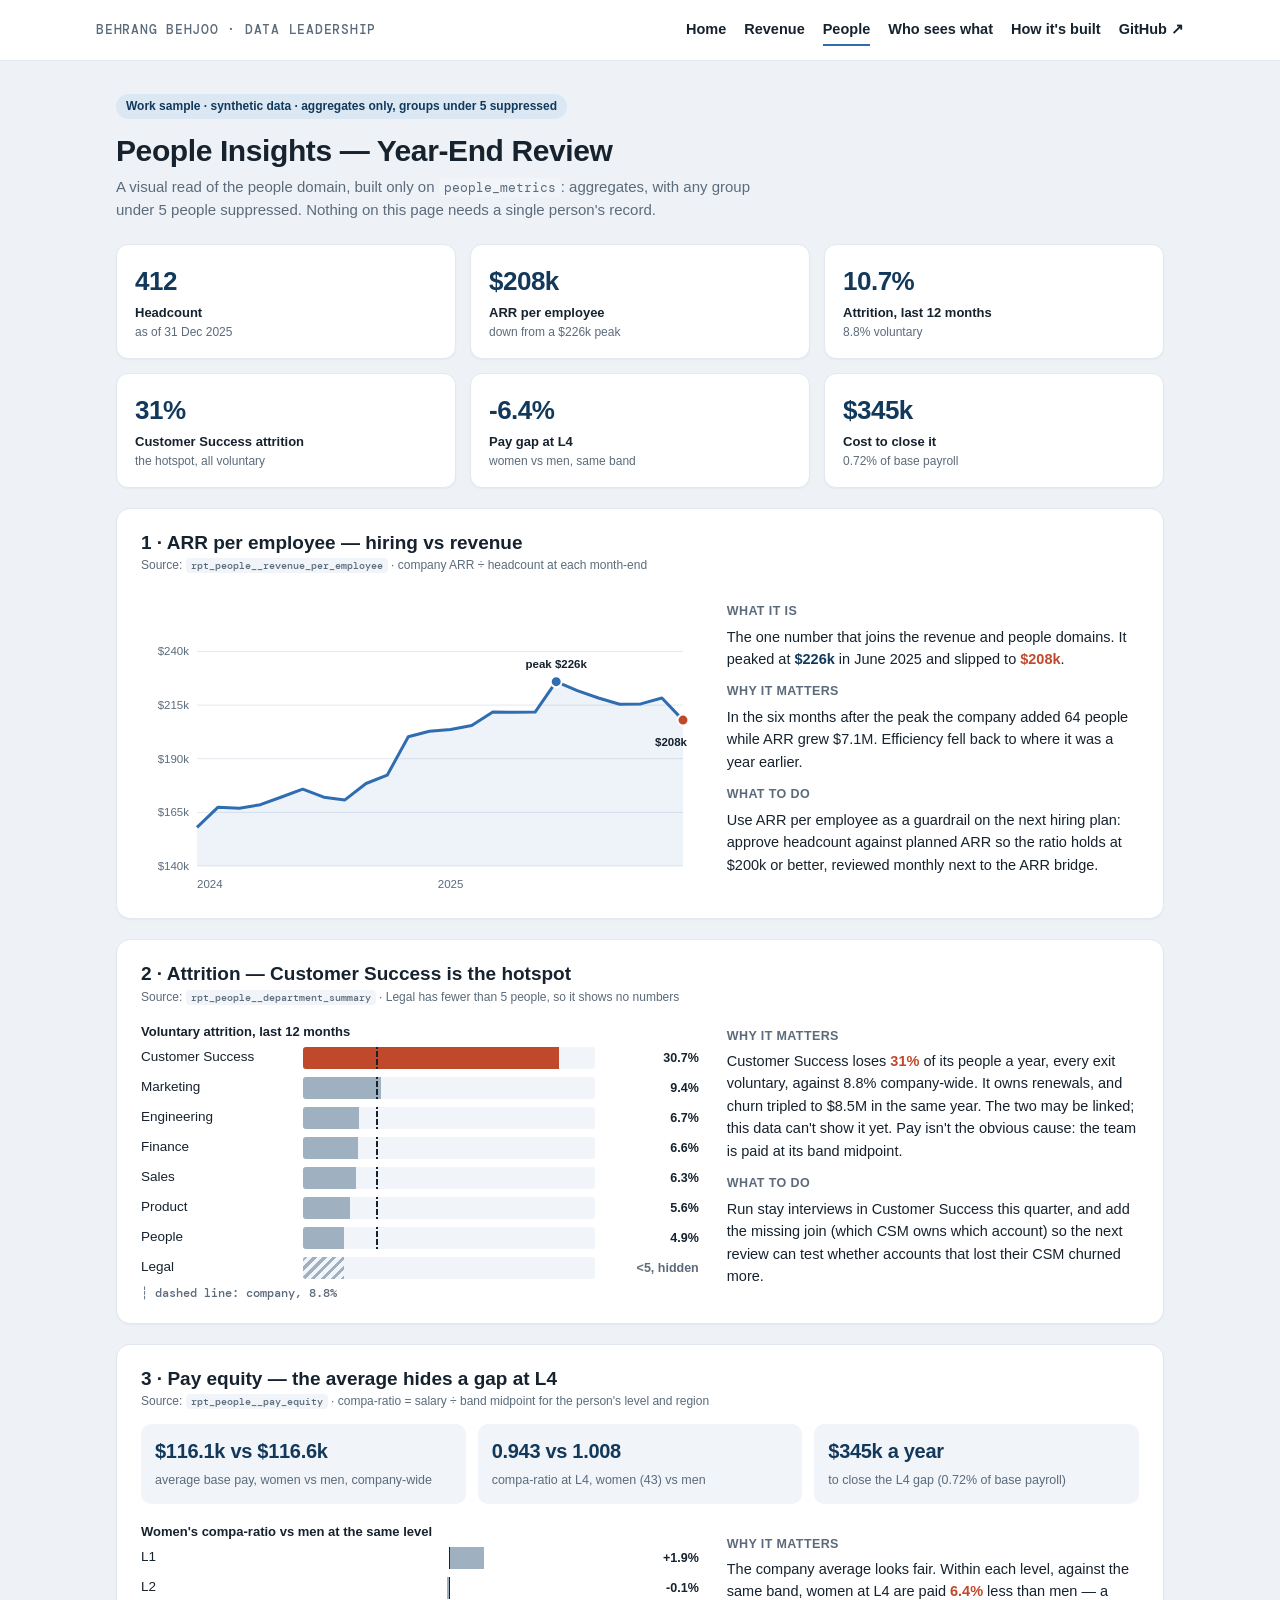
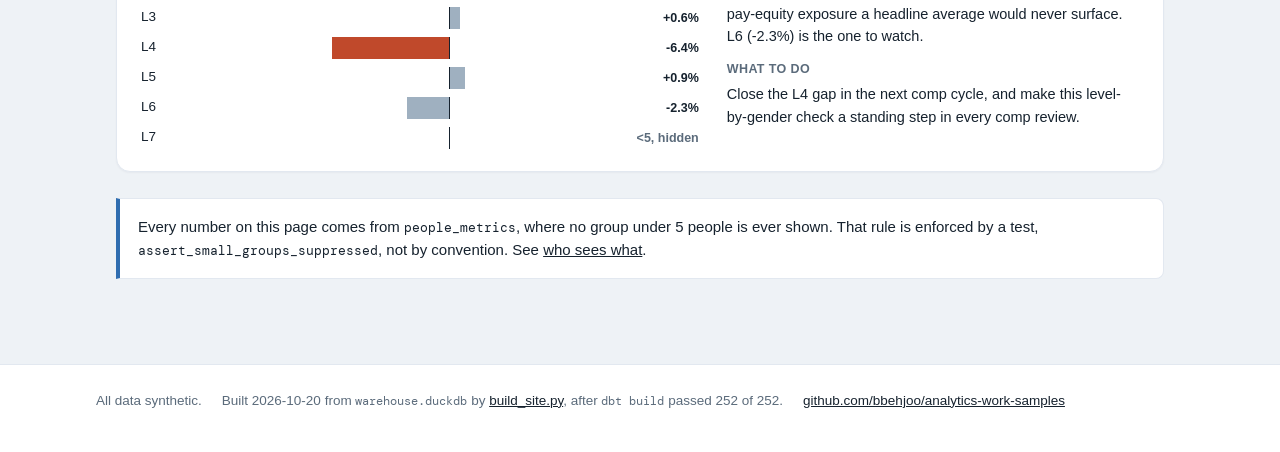
<file: docs/people.html>
<!doctype html>
<html lang="en">
<head>
<meta charset="utf-8">
<meta name="viewport" content="width=device-width, initial-scale=1, viewport-fit=cover">
<title>People Review · Behrang Behjoo</title>
<meta name="description" content="ARR per employee, attrition and pay equity from aggregates only, with small groups suppressed.">
<meta property="og:title" content="People Review · Behrang Behjoo">
<meta property="og:description" content="ARR per employee, attrition and pay equity from aggregates only, with small groups suppressed.">
<meta property="og:type" content="website">
<meta property="og:image" content="https://bbehjoo.github.io/analytics-work-samples/social-preview.png">
<meta property="og:image:width" content="1280">
<meta property="og:image:height" content="640">
<meta name="twitter:card" content="summary_large_image">
<link rel="icon" href="data:image/svg+xml,%3Csvg xmlns='http://www.w3.org/2000/svg' viewBox='0 0 32 32'%3E%3Crect width='16' height='32' fill='%233a5bff'/%3E%3Crect x='16' width='16' height='32' fill='%23ef233c'/%3E%3C/svg%3E">
<link rel="preconnect" href="https://fonts.googleapis.com">
<link rel="preconnect" href="https://fonts.gstatic.com" crossorigin>
<link rel="stylesheet" href="https://fonts.googleapis.com/css2?family=Bricolage+Grotesque:opsz,wght@12..96,400..800&family=DM+Mono:wght@400;500&display=swap">
<style>/* Poster: white page, square colour blocks, one bold grotesque.
   The classes' colours (internal, confidential, PII, restricted) are the palette. */
:root{
  --bg:#ffffff; --ink:#101010; --muted:#55565c; --line:#e7e7ea; --tint:#f5f5f7;
  --blue:#3a5bff; --red:#ef233c; --green:#12a150; --yellow:#ffb703; --gray:#8d99ae;
  --dark:#101010; --dark-card:#1a1a1c; --dark-line:#2c2c30; --dark-muted:#b8b9c0;
  --c-int:var(--gray); --c-conf:var(--blue); --c-pii:var(--yellow); --c-res:var(--red);
  --display:'Bricolage Grotesque','Segoe UI',system-ui,sans-serif;
  --mono:'DM Mono',ui-monospace,Consolas,monospace;
  color-scheme:light;
}
*{box-sizing:border-box}
html{-webkit-text-size-adjust:100%}
body{margin:0;background:var(--bg);color:var(--ink);font:16px/1.55 var(--display);-webkit-font-smoothing:antialiased}
a{color:inherit}
:focus-visible{outline:2px solid var(--blue);outline-offset:2px}
[hidden]{display:none!important}
.wrap{max-width:1120px;margin:0 auto;padding-left:max(16px,env(safe-area-inset-left,0px));padding-right:max(16px,env(safe-area-inset-right,0px))}
section{padding-block:52px}
code,.mono{font-family:var(--mono);font-size:.88em}

/* ---- nav ---- */
.nav{border-bottom:1px solid var(--line)}
.nav .wrap{display:flex;flex-wrap:wrap;align-items:center;justify-content:space-between;gap:8px 20px;padding-block:14px}
.brand{font:500 12.5px var(--mono);letter-spacing:.06em;text-transform:uppercase;text-decoration:none;color:var(--muted)}
.nav nav{display:flex;flex-wrap:wrap;gap:4px 18px}
.nav nav a{font-weight:600;font-size:14.5px;text-decoration:none;padding-block:4px;border-bottom:2px solid transparent}
.nav nav a:hover{border-color:var(--ink)}
.nav nav a[aria-current="page"]{border-color:var(--red)}

/* ---- type ---- */
.eyebrow{font:500 12.5px var(--mono);letter-spacing:.06em;text-transform:uppercase;color:var(--muted)}
h1{font-family:var(--display);font-weight:800;font-size:clamp(44px,8.6vw,104px);letter-spacing:-.045em;line-height:.98;margin:14px 0 22px;text-wrap:balance}
h1 .line{display:block}
.page h1{font-size:clamp(40px,7vw,84px)}
.blue{color:var(--blue)} .red{color:var(--red)}
h2{font-family:var(--display);font-weight:800;font-size:clamp(28px,3.8vw,42px);letter-spacing:-.03em;line-height:1.06;margin:8px 0 12px;text-wrap:balance}
h3{font-size:19px;font-weight:800;letter-spacing:-.015em;margin:0 0 6px}
.lede{font-size:clamp(17px,1.9vw,20px);line-height:1.55;color:var(--muted);max-width:62ch;margin:0}
.section-lede{font-size:17px;color:var(--muted);max-width:64ch;margin:0}
.hero{padding-block:56px 30px}

/* ---- buttons ---- */
.ctas{display:flex;flex-wrap:wrap;gap:10px;margin-top:26px}
.btn{font:700 15px var(--display);text-decoration:none;padding:11px 18px;border:1.5px solid var(--ink);color:var(--ink);background:var(--bg)}
.btn.primary{background:var(--ink);color:#fff}
.btn:hover{background:var(--tint)} .btn.primary:hover{background:#2a2a2e}
.more{display:inline-block;margin-top:18px;font-weight:700;text-decoration:none;border-bottom:2px solid currentColor}

/* ---- stats ---- */
.stats{display:grid;grid-template-columns:repeat(4,minmax(0,1fr))}
.stats.six{grid-template-columns:repeat(3,minmax(0,1fr))}
@media (max-width:820px){.stats,.stats.six{grid-template-columns:repeat(2,minmax(0,1fr))}}
.stat{padding:22px 20px;color:#fff;min-width:0}
.stat .v{font-weight:800;font-size:clamp(30px,4.2vw,48px);letter-spacing:-.035em;line-height:1;font-variant-numeric:tabular-nums}
.stat .l{font-size:14.5px;line-height:1.35;margin-top:9px;color:rgba(255,255,255,.9);font-weight:500}
.stat.blue{background:var(--blue)} .stat.ink{background:var(--ink)} .stat.green{background:var(--green)} .stat.red{background:var(--red)}
.stat.yellow{background:var(--yellow);color:var(--ink)} .stat.yellow .l{color:rgba(16,16,16,.8)}
.stat.gray{background:#4a5466}

/* ---- class colours ---- */
.dot{display:inline-block;flex:none;width:12px;height:12px;background:var(--c-int)}
.dot.confidential{background:var(--c-conf)} .dot.pii{background:var(--c-pii)} .dot.restricted{background:var(--c-res)}
.legend{display:flex;flex-wrap:wrap;gap:8px 20px;margin-top:22px;font-size:14px;color:var(--muted)}
.legend span{display:inline-flex;align-items:center;gap:8px}
.legend b{color:var(--ink)}

/* ---- the whole stack ---- */
.flow{display:grid;grid-template-columns:repeat(4,minmax(0,1fr));gap:30px;margin-top:26px}
.col{position:relative;min-width:0}
.col h3{font:500 12px var(--mono);letter-spacing:.07em;text-transform:uppercase;color:var(--muted);margin:0 0 10px}
.col:not(:last-child)::after{content:"→";position:absolute;top:30px;right:-23px;font-size:18px;color:var(--muted)}
@media (max-width:820px){.flow{grid-template-columns:1fr;gap:34px}.col:not(:last-child)::after{content:"↓";top:auto;bottom:-30px;right:auto;left:8px}}
.chip{display:flex;align-items:center;gap:10px;border:1px solid var(--line);padding:10px 12px;margin-bottom:8px;font-size:15px;font-weight:700;line-height:1.25}
.chip small{display:block;font-weight:500;color:var(--muted);font-size:13px}
.chip.guard{background:var(--ink);color:#fff;border-color:var(--ink)}
.chip svg{flex:none;width:18px;height:18px;color:var(--yellow)}

/* ---- dark section ---- */
.dark{background:var(--dark);color:#fff;--ink:#fff;--muted:var(--dark-muted);--line:var(--dark-line);--tint:var(--dark-card)}
.dark .btn{background:transparent;color:#fff;border-color:#fff}

/* ---- who sees what ---- */
.roles{display:flex;flex-wrap:wrap;gap:8px;margin:24px 0 16px}
.roles button{font:700 15px var(--display);color:#fff;background:var(--dark-card);border:1.5px solid var(--dark-line);padding:9px 16px;cursor:pointer;display:inline-flex;align-items:center;gap:8px}
.roles button:hover{border-color:#fff}
.roles button[aria-pressed="true"]{background:var(--yellow);color:var(--ink);border-color:var(--yellow)}
.roles svg{width:16px;height:16px}
.summary{display:flex;flex-wrap:wrap;align-items:baseline;gap:6px 16px;margin:4px 0 10px}
.summary .big{font-weight:800;font-size:clamp(24px,2.8vw,32px);letter-spacing:-.025em}
.summary .what{color:var(--dark-muted);font-size:16px}
.rules{display:flex;flex-wrap:wrap;gap:6px;margin:0 0 16px}
.rule{font:500 12px var(--mono);padding:3px 8px;border:1px solid var(--dark-line);color:var(--dark-muted)}
.rule.full{color:#fff;border-color:#55565c} .rule.hide{text-decoration:line-through}
.rule.mask,.rule.pseudonymize,.rule.band,.rule.flag{color:var(--yellow);border-color:#5c4a12}
.tablebox{overflow-x:auto;border:1px solid var(--dark-line);background:var(--dark-card)}
table.people{border-collapse:collapse;width:100%;min-width:880px;font-size:14.5px}
table.people th{text-align:left;font:500 11.5px var(--mono);letter-spacing:.05em;text-transform:uppercase;color:var(--dark-muted);padding:12px 14px;border-bottom:1px solid var(--dark-line);white-space:nowrap}
table.people th .dot{width:9px;height:9px;margin-right:7px;vertical-align:middle}
table.people td{padding:11px 14px;border-bottom:1px solid var(--dark-line);white-space:nowrap;font-variant-numeric:tabular-nums}
table.people tr:last-child td{border-bottom:0}
table.people tbody tr{animation:rowin .35s ease both}
@keyframes rowin{from{opacity:.3;transform:translateY(3px)}to{opacity:1;transform:none}}
.tx{font-family:var(--mono);font-size:13px;padding:2px 7px;background:rgba(255,183,3,.16);color:#fff}
.tx.band{background:transparent;border:1px solid rgba(239,35,60,.65)}
.none{color:var(--dark-muted);font-family:var(--mono);font-size:13px}
.lock{display:inline-flex;align-items:center;gap:6px;color:var(--dark-muted);font:13px var(--mono)}
.lock svg{width:13px;height:13px}
td.locked{background:repeating-linear-gradient(135deg,transparent 0 6px,rgba(255,255,255,.06) 6px 7px)}
.keys{display:flex;flex-wrap:wrap;gap:8px 20px;margin-top:14px;font-size:13.5px;color:var(--dark-muted);align-items:center}
.ai{display:grid;grid-template-columns:minmax(0,1fr) minmax(0,1fr);gap:16px}
@media (max-width:820px){.ai{grid-template-columns:1fr}}
.panel{background:var(--dark-card);border:1px solid var(--dark-line);padding:18px 18px 14px;min-width:0}
.panel h4{margin:0 0 3px;font-size:17px}
.panel .src{font:500 12px var(--mono);color:var(--dark-muted);margin-bottom:14px}
.chat{display:flex;flex-direction:column;gap:10px}
.q,.a{max-width:92%;padding:10px 13px;font-size:15px;line-height:1.45}
.q{align-self:flex-end;background:#fff;color:var(--dark)}
.a{align-self:flex-start;background:#232326;border:1px solid var(--dark-line)}
.a .why{display:block;font:500 11.5px var(--mono);letter-spacing:.04em;text-transform:uppercase;margin-bottom:3px}
.a.ok .why{color:#3ddc84} .a.no .why{color:#ff6b7d}
.proofs{display:grid;grid-template-columns:repeat(4,minmax(0,1fr));gap:10px;margin-top:18px}
@media (max-width:820px){.proofs{grid-template-columns:1fr 1fr}}
@media (max-width:480px){.proofs{grid-template-columns:1fr}}
.proof{display:flex;gap:10px;align-items:flex-start;font-size:14px;line-height:1.4;padding:12px;border:1px solid var(--dark-line);background:var(--dark-card);min-width:0}
.proof svg{flex:none;width:18px;height:18px;color:#3ddc84;margin-top:1px}
.proof code{display:block;font-size:11px;color:var(--dark-muted);margin-top:5px;overflow-wrap:anywhere}

/* ---- bars (HTML) ---- */
.bars{display:flex;flex-direction:column;gap:8px}
.bar{display:grid;grid-template-columns:150px minmax(0,1fr) 92px;align-items:center;gap:12px;font-size:14.5px}
@media (max-width:560px){.bar{grid-template-columns:104px minmax(0,1fr) 74px;font-size:13.5px}}
.bar .lab{overflow:hidden;text-overflow:ellipsis;white-space:nowrap}
.bar .track{position:relative;height:22px;background:var(--tint)}
.bar .fill{position:absolute;inset:0 auto 0 0;background:var(--gray);transform-origin:left;animation:grow .7s ease both}
@keyframes grow{from{transform:scaleX(.04)}to{transform:scaleX(1)}}
.bar .val{font:500 13.5px var(--mono);text-align:right;font-variant-numeric:tabular-nums}
.bar.sup .fill{width:14%!important;background:repeating-linear-gradient(135deg,var(--gray) 0 3px,transparent 3px 7px)}
.bar.sup .val{color:var(--muted)}
.bar .ref{position:absolute;top:-4px;bottom:-4px;border-left:2px dashed var(--ink)}
.reflabel{font:500 12px var(--mono);color:var(--muted);margin-top:6px}
.dark .bar .track{background:#26262a}
.dark .bar .fill{background:var(--blue)}

/* diverging bars: one centre line at zero */
.div .track{background:none;border-left:0}
.div .axis{position:absolute;top:-4px;bottom:-4px;left:50%;border-left:1.5px solid var(--ink)}
.div .neg,.div .pos{position:absolute;top:0;bottom:0;background:var(--gray)}

/* one 100% bar */
.split{display:flex;height:46px;margin-top:6px}
.split > div{display:flex;align-items:center;padding-inline:10px;color:#fff;font:700 15px var(--display);white-space:nowrap;overflow:hidden;min-width:0}
.splitkeys{display:flex;flex-wrap:wrap;gap:6px 22px;margin-top:10px;font-size:14px;color:var(--muted)}
.splitkeys b{color:var(--ink)}

/* ---- report sections ---- */
.finding{border-top:3px solid var(--ink);padding-block:42px 10px}
.finding:first-of-type{border-top:0}
.big-num{font-weight:800;font-size:clamp(46px,7vw,80px);letter-spacing:-.045em;line-height:.95;margin:6px 0 4px}
.big-sub{font-size:15.5px;color:var(--muted);margin-bottom:22px}
.chart{width:100%;min-height:200px;margin-top:8px}
.chart svg{display:block;overflow:visible}
.chart text{font-family:var(--mono);font-size:12px;fill:var(--muted)}
.chart .lbl{font-family:var(--display);font-weight:700;font-size:13px;fill:var(--ink)}
.chart .lbl-big{font-family:var(--display);font-weight:800;font-size:15px}
.chart .grid{stroke:var(--line)}
.charts2{display:grid;grid-template-columns:minmax(0,1fr) minmax(0,1fr);gap:32px}
@media (max-width:820px){.charts2{grid-template-columns:1fr}}
.chart-title{font:500 12.5px var(--mono);letter-spacing:.05em;text-transform:uppercase;color:var(--muted);margin:22px 0 10px}
.swatches{display:flex;flex-wrap:wrap;gap:6px 18px;font-size:14px;margin-bottom:6px}
.swatches span{display:inline-flex;align-items:center;gap:7px}
.wwd{display:grid;grid-template-columns:repeat(3,minmax(0,1fr));gap:24px;margin-top:28px;padding-top:20px;border-top:1px solid var(--line)}
@media (max-width:820px){.wwd{grid-template-columns:1fr;gap:14px}}
.wwd h4{font:500 12px var(--mono);letter-spacing:.07em;text-transform:uppercase;margin:0 0 6px;color:var(--muted)}
.wwd p{margin:0;font-size:15.5px;line-height:1.55}
.wwd .do h4{color:var(--red)}
.src{font:500 12.5px var(--mono);color:var(--muted);margin-top:14px}
.note{background:var(--tint);padding:16px 18px;font-size:15px;margin-top:26px;border-left:4px solid var(--yellow)}

/* ---- home: findings and principles ---- */
.tiles{display:grid;grid-template-columns:repeat(4,minmax(0,1fr));gap:0;margin-top:26px;border:1px solid var(--line)}
@media (max-width:900px){.tiles{grid-template-columns:repeat(2,minmax(0,1fr))}}
@media (max-width:520px){.tiles{grid-template-columns:1fr}}
.tile{padding:22px 20px;border-right:1px solid var(--line);border-bottom:1px solid var(--line);text-decoration:none;display:flex;flex-direction:column;gap:8px;min-width:0}
.tile:hover{background:var(--tint)}
.tile .v{font-weight:800;font-size:clamp(30px,3.4vw,40px);letter-spacing:-.035em;line-height:1}
.tile p{margin:0;font-size:15px;color:var(--muted);flex:1}
.tile .go{font:500 12.5px var(--mono);text-transform:uppercase;letter-spacing:.05em}
.prins{margin-top:20px;border-top:1px solid var(--line)}
.prin{display:grid;grid-template-columns:minmax(0,1.1fr) minmax(0,1.6fr) minmax(0,1fr);gap:18px;padding:18px 0;border-bottom:1px solid var(--line);align-items:baseline}
@media (max-width:820px){.prin{grid-template-columns:1fr;gap:6px}}
.prin h3{font-size:20px;margin:0}
.prin p{margin:0;color:var(--muted);font-size:15.5px}
.prin a{font:500 13px var(--mono);color:var(--blue);text-decoration:none;overflow-wrap:anywhere}
.prin a:hover{text-decoration:underline}

/* ---- tables on the governance page ---- */
.tbl{overflow-x:auto;margin-top:22px;border:1px solid var(--line)}
.tbl table{border-collapse:collapse;width:100%;font-size:14.5px}
.tbl th{text-align:left;font:500 11.5px var(--mono);letter-spacing:.05em;text-transform:uppercase;color:var(--muted);padding:11px 14px;border-bottom:1px solid var(--line);background:var(--tint);white-space:nowrap}
.tbl td{padding:10px 14px;border-bottom:1px solid var(--line);vertical-align:top}
.tbl tr:last-child td{border-bottom:0}
.tbl td.nowrap{white-space:nowrap}
.tbl small{display:block;color:var(--muted);font-size:12.5px}
.t{display:inline-block;font:500 12.5px var(--mono);padding:3px 8px;white-space:nowrap}
.t.full{background:var(--ink);color:#fff}
.t.mask,.t.pseudonymize,.t.band,.t.flag{background:#fff1cc;color:var(--ink)}
.t.hide{color:var(--muted);background:repeating-linear-gradient(135deg,var(--tint) 0 5px,#e9e9ee 5px 6px)}
.sens{display:inline-flex;align-items:center;gap:7px;white-space:nowrap}
.ok{color:var(--green);font-weight:700}
.tiles.plain .tile{cursor:default}
.tiles.plain .tile:hover{background:none}

/* ---- how it's built: lineage map ---- */
.lineage{margin-top:22px}
.linfo{border:1.5px solid var(--ink);padding:16px 18px;display:grid;grid-template-columns:minmax(0,1.4fr) minmax(0,1fr);gap:8px 28px;margin-bottom:22px}
@media (max-width:820px){.linfo{grid-template-columns:1fr}}
.linfo .nm{font:500 18px var(--mono);overflow-wrap:anywhere}
.linfo .meta{font:500 12.5px var(--mono);color:var(--muted);margin-top:4px}
.linfo p{margin:8px 0 0;font-size:15px}
.linfo .counts{display:flex;flex-wrap:wrap;gap:6px 18px;align-content:start;font-size:15px}
.linfo .counts b{font-size:22px;letter-spacing:-.02em;display:block;line-height:1.1}
.lmap{position:relative;display:grid;grid-template-columns:repeat(5,minmax(0,1fr));gap:26px}
@media (max-width:980px){.lmap{grid-template-columns:repeat(3,minmax(0,1fr))}}
@media (max-width:640px){.lmap{grid-template-columns:repeat(2,minmax(0,1fr));gap:16px}}
.lcol{min-width:0}
.lcol h3{font:500 12px var(--mono);letter-spacing:.07em;text-transform:uppercase;margin:0;display:flex;justify-content:space-between;gap:8px}
.lcol h3 span{color:var(--muted)}
.lcol .sub{font-size:12.5px;line-height:1.35;color:var(--muted);margin:3px 0 12px;min-height:3.9em}
.lnodes{display:flex;flex-direction:column;gap:5px}
.ln{position:relative;z-index:1;display:block;width:100%;text-align:left;font:500 12px/1.3 var(--mono);padding:6px 8px;background:#fff;color:var(--ink);
  border:1px solid var(--line);border-left:4px solid var(--blue);cursor:pointer;overflow-wrap:anywhere;transition:opacity .2s,background .2s}
.ln.people{border-left-color:var(--red)}
.ln small{display:block;color:var(--muted);font-size:10.5px;letter-spacing:.03em;text-transform:uppercase}
.ln:hover{border-color:var(--ink)}
.lmap.tracing .ln{opacity:.3}
.lmap.tracing .ln.up,.lmap.tracing .ln.down,.lmap.tracing .ln.sel{opacity:1}
.ln.up,.ln.down{background:#eef1ff}
.ln.people.up,.ln.people.down{background:#fde9ec}
.ln.sel{background:var(--ink)!important;color:#fff;border-color:var(--ink)}
.ln.sel small{color:#c9cad0}
.lsvg{position:absolute;inset:0;width:100%;height:100%;pointer-events:none;z-index:0;overflow:visible}
.lsvg path{fill:none;stroke-width:1.6;opacity:.6}
.legend-l{display:flex;flex-wrap:wrap;gap:6px 18px;font-size:13.5px;color:var(--muted);margin-top:16px}

/* ---- diagrams ---- */
.diagram{overflow-x:auto;border:1px solid var(--line);padding:18px;margin-top:18px;background:#fff}
.diagram pre{margin:0;font-family:var(--mono);font-size:12px;color:var(--muted);white-space:pre}
.diagram svg{max-width:none;height:auto}
.builds{display:flex;flex-direction:column;gap:8px;margin-top:20px}
details.build{border:1px solid var(--line)}
details.build summary{cursor:pointer;padding:14px 16px;font-weight:700;font-size:16px;list-style:none;display:flex;justify-content:space-between;gap:12px}
details.build summary::-webkit-details-marker{display:none}
details.build summary::after{content:"+";font:500 18px var(--mono)}
details.build[open] summary::after{content:"−"}
details.build .diagram{margin:0;border:0;border-top:1px solid var(--line)}

/* ---- report pages: a business review, in cards ---- */
body.report{background:#eef2f6;font-family:-apple-system,BlinkMacSystemFont,"Segoe UI",Roboto,Helvetica,Arial,sans-serif;
  --ink:#16222e; --muted:#5b6b7b; --line:#e2e8f0; --tint:#f1f4f8; --navy:#12395b;
  --blue:#2f6db0; --red:#c0492b; --green:#1f9d8f; --yellow:#d99a2b; --gray:#9fb0c0;
  --display:-apple-system,BlinkMacSystemFont,"Segoe UI",Roboto,Helvetica,Arial,sans-serif}
.report .nav{background:#fff}
.report .nav nav a[aria-current="page"]{border-color:var(--blue)}
.rwrap{max-width:1080px;margin:0 auto;padding-block:32px 40px;padding-left:max(16px,env(safe-area-inset-left,0px));padding-right:max(16px,env(safe-area-inset-right,0px))}
.pill{display:inline-block;background:#dbe7f2;color:var(--navy);font-size:12px;font-weight:600;padding:3px 10px;border-radius:999px;margin-bottom:14px}
.report h1.rh1{font-size:30px;letter-spacing:-.4px;line-height:1.2;margin:0 0 6px;font-weight:700}
.rsub{color:var(--muted);font-size:15px;max-width:80ch}
.rsub code,.report .card code{font-size:.85em;background:var(--tint);padding:1px 5px;border-radius:4px}
.kpis{display:grid;grid-template-columns:repeat(3,minmax(0,1fr));gap:14px;margin:22px 0 8px}
@media (max-width:720px){.kpis{grid-template-columns:repeat(2,minmax(0,1fr))}}
.kpi{background:#fff;border:1px solid var(--line);border-radius:12px;padding:16px 18px;box-shadow:0 1px 2px rgba(16,38,58,.04);min-width:0}
.kpi .v{font-size:26px;font-weight:700;color:var(--navy);letter-spacing:-.5px;font-variant-numeric:tabular-nums}
.kpi .l{font-size:13px;font-weight:600;margin-top:2px}
.kpi .s{font-size:12px;color:var(--muted)}
.card{background:#fff;border:1px solid var(--line);border-radius:14px;padding:22px 24px;margin-top:20px;box-shadow:0 1px 2px rgba(16,38,58,.04)}
@media (max-width:560px){.card{padding:18px 16px}}
.card h2{font-size:19px;font-weight:700;letter-spacing:0;line-height:1.3;margin:0 0 2px}
.card > .src{font-family:inherit;font-size:12px;line-height:1.4;color:var(--muted);margin:0 0 14px}
.rgrid{display:grid;grid-template-columns:minmax(0,1.15fr) minmax(0,.85fr);gap:28px;align-items:center}
@media (max-width:760px){.rgrid{grid-template-columns:1fr}}
.rnote h3{margin:6px 0 4px;font-size:12.5px;text-transform:uppercase;letter-spacing:.4px;color:var(--muted);font-weight:700}
.rnote p{margin:0 0 12px;font-size:14.5px;line-height:1.55}
.tag{font-weight:700}
.tag.good{color:var(--green)} .tag.bad{color:var(--red)} .tag.navy{color:var(--navy)}
.report .chart text{font-family:inherit;font-size:11.5px}
.report .chart .lbl,.report .chart .lbl-big{font-family:inherit}
.report .chart-title{font-family:inherit;font-weight:600;font-size:13px;letter-spacing:0;text-transform:none;color:var(--ink);margin:4px 0 8px}
.report .bar{font-size:13.5px}
.report .bar .val{font-family:inherit;font-weight:600;font-size:12.5px}
.report .bar .track{border-radius:3px;overflow:hidden}
.report .split{border-radius:6px;overflow:hidden}
.report .split > div{font-family:inherit;font-weight:700;font-size:14px}
.report .swatches{font-size:13px;color:var(--muted)}
.report .dot{border-radius:2px}
.report .note{border-left-color:var(--blue);border-radius:0 8px 8px 0;background:#fff;border:1px solid var(--line);border-left:4px solid var(--blue)}
.minis{display:grid;grid-template-columns:repeat(3,minmax(0,1fr));gap:12px;margin:4px 0 16px}
@media (max-width:620px){.minis{grid-template-columns:1fr}}
.mini{background:var(--tint);border-radius:10px;padding:12px 14px}
.mini b{display:block;font-size:20px;color:var(--navy);letter-spacing:-.3px}
.mini span{font-size:12.5px;color:var(--muted)}
.report footer{background:#fff}

/* ---- the same professional theme for the overview, governance and lineage pages ---- */
body.report{--c-int:#9fb0c0; --c-conf:#2f6db0; --c-pii:#d99a2b; --c-res:#c0492b}
.rh1 .hl-b{color:var(--blue)} .rh1 .hl-r{color:var(--red)}
.kpis.four{grid-template-columns:repeat(4,minmax(0,1fr))}
@media (max-width:820px){.kpis.four{grid-template-columns:repeat(2,minmax(0,1fr))}}
.report .ctas{margin-top:16px;gap:8px}
.report .btn{font-family:inherit;font-weight:600;font-size:14px;padding:9px 14px;border:1px solid #cdd6e1;border-radius:8px;background:#fff;color:var(--navy)}
.report .btn:hover{border-color:var(--navy);background:#fff}
.report .btn.primary{background:var(--navy);border-color:var(--navy);color:#fff}
.report .btn.primary:hover{background:#0e2d48}
.report .more{font-size:14px;font-weight:600;color:var(--blue);border-bottom-width:1px;margin-top:16px}
.report .card > .src a{color:var(--blue)}
.report .flow{margin-top:6px;gap:26px}
.report .col h3,.report .lcol h3{font-family:inherit;font-size:11.5px;font-weight:700;letter-spacing:.05em;color:var(--muted)}
.report .col:not(:last-child)::after{color:#9fb0c0}
.report .chip{border-radius:8px;font-size:14px;font-weight:600;background:#fff}
.report .chip small{font-size:12.5px}
.report .chip.guard{background:var(--navy);border-color:var(--navy)}
.report .chip svg{color:#f2c46d}
.report .legend{font-size:13px;margin-top:18px}
.report .tiles{border:0;gap:12px;margin-top:4px}
.report .tile{border:1px solid var(--line);border-radius:10px;background:#fff;padding:16px 18px}
.report a.tile:hover{border-color:var(--navy);background:#fff}
.report .tile .v{font-size:18px;letter-spacing:-.2px;line-height:1.25;color:var(--navy)}
.report .tile p{font-size:14px;line-height:1.5}
.report .tile .go{font-family:inherit;font-size:12px;font-weight:700;color:var(--blue);letter-spacing:.02em;text-transform:none}
.report .prins{margin-top:2px;border-top:0}
.report .prin{padding:14px 0}
.report .prin:last-child{border-bottom:0}
.report .prin h3{font-size:15.5px}
.report .prin p{font-size:14.5px}
.report .prin a{font-size:12.5px;color:var(--blue)}
.report .tbl{border-radius:10px;margin-top:12px}
.report .tbl th{font-family:inherit;font-weight:700;font-size:11.5px;background:var(--tint)}
.report .tbl td{font-size:14px}
.report .tbl a{color:var(--blue)}
.report .t{border-radius:4px;font-size:12px;font-family:inherit;font-weight:600}
.report .t.full{background:var(--navy)}
.report .t.mask,.report .t.pseudonymize,.report .t.band,.report .t.flag{background:#fdf1d8}
.report .ok{color:var(--green)}
.report .linfo{border:1px solid var(--line);border-radius:10px;background:var(--tint)}
.report .linfo .nm{font-size:16px}
.report .ln{border-radius:4px}
.report .ln.people{border-left-color:var(--red)}
.report .ln{border-left-color:var(--blue)}
.report .ln.up,.report .ln.down{background:#e8f0fa}
.report .ln.people.up,.report .ln.people.down{background:#f9e8e3}
.report .ln.sel{background:var(--navy)!important;border-color:var(--navy)}
.report .diagram{border-radius:10px;margin-top:4px}
.report details.build{border-radius:10px;background:#fff}
.report details.build summary{font-size:15px}
/* who sees what, light */
.report .roles{margin:12px 0}
.report .roles button{font-family:inherit;font-weight:600;font-size:14px;color:var(--navy);background:#fff;border:1px solid #cdd6e1;border-radius:999px;padding:7px 14px}
.report .roles button:hover{border-color:var(--navy)}
.report .roles button[aria-pressed="true"]{background:var(--navy);color:#fff;border-color:var(--navy)}
.report .summary .big{font-size:20px;color:var(--navy);letter-spacing:-.2px}
.report .summary .what{color:var(--muted);font-size:14.5px}
.report .rule{font-family:inherit;color:var(--muted);border-color:var(--line);border-radius:4px}
.report .rule.full{color:var(--ink);border-color:#c9d3df}
.report .rule.mask,.report .rule.pseudonymize,.report .rule.band,.report .rule.flag{color:#7a5200;border-color:#ecd3a0;background:#fdf6e7}
.report .tablebox{background:#fff;border:1px solid var(--line);border-radius:10px}
.report table.people th{color:var(--muted);border-color:var(--line);font-family:inherit;font-weight:700}
.report table.people td{border-color:var(--line);color:var(--ink)}
.report .tx{background:#fdf1d8;color:var(--ink);border-radius:4px}
.report .tx.band{background:#fff;border:1px solid #e3b4a6}
.report .none,.report .lock{color:var(--muted)}
.report td.locked{background:repeating-linear-gradient(135deg,transparent 0 6px,#e9eef4 6px 7px)}
.report .keys{color:var(--muted)}
.report .panel{background:var(--tint);border:1px solid var(--line);border-radius:10px}
.report .panel .src{color:var(--muted);font-family:inherit}
.report .q{background:var(--navy);color:#fff;border-radius:10px}
.report .a{background:#fff;border:1px solid var(--line);border-radius:10px}
.report .a.ok .why{color:var(--green)} .report .a.no .why{color:var(--red)}
.report .proof{background:var(--tint);border:1px solid var(--line);border-radius:10px;color:var(--ink)}
.report .proof svg{color:var(--green)}
.report .proof code{color:var(--muted)}
.report .wsw .bar .track{background:#e9eef4}
.report .wsw .bar .fill{background:var(--blue)}

/* ---- footer ---- */
footer{border-top:1px solid var(--line);margin-top:30px}
footer .wrap{padding-block:26px 40px;display:flex;flex-wrap:wrap;gap:6px 20px;font-size:13.5px;color:var(--muted)}
footer a{color:var(--ink)}
@media (prefers-reduced-motion:reduce){*{animation:none!important;transition:none!important}}
</style>
</head>
<body class="report">
<header class="nav">
  <div class="wrap">
    <a class="brand" href="index.html">Behrang Behjoo · Data leadership</a>
    <nav aria-label="Pages"><a href="index.html">Home</a><a href="revenue.html">Revenue</a><a href="people.html" aria-current="page">People</a><a href="access.html">Who sees what</a><a href="architecture.html">How it's built</a><a href="https://github.com/bbehjoo/analytics-work-samples">GitHub ↗</a></nav>
  </div>
</header>
<main>
<div class="rwrap">
  <span class="pill">Work sample · synthetic data · aggregates only, groups under 5 suppressed</span>
  <h1 class="rh1">People Insights — Year-End Review</h1>
  <div class="rsub">A visual read of the people domain, built only on <code>people_metrics</code>: aggregates, with any group under 5 people suppressed. Nothing on this page needs a single person's record.</div>

  <div class="kpis">
    <div class="kpi"><div class="v">412</div><div class="l">Headcount</div><div class="s">as of 31 Dec 2025</div></div>
    <div class="kpi"><div class="v">$208k</div><div class="l">ARR per employee</div><div class="s">down from a $226k peak</div></div>
    <div class="kpi"><div class="v">10.7%</div><div class="l">Attrition, last 12 months</div><div class="s">8.8% voluntary</div></div>
    <div class="kpi"><div class="v">31%</div><div class="l">Customer Success attrition</div><div class="s">the hotspot, all voluntary</div></div>
    <div class="kpi"><div class="v">-6.4%</div><div class="l">Pay gap at L4</div><div class="s">women vs men, same band</div></div>
    <div class="kpi"><div class="v">$345k</div><div class="l">Cost to close it</div><div class="s">0.72% of base payroll</div></div>
  </div>

  <div class="card" id="efficiency">
    <h2>1 · ARR per employee — hiring vs revenue</h2>
    <div class="src">Source: <code>rpt_people__revenue_per_employee</code> · company ARR ÷ headcount at each month-end</div>
    <div class="rgrid">
      <div class="chart" data-chart="rpe"></div>
      <div class="rnote">
        <h3>What it is</h3>
        <p>The one number that joins the revenue and people domains. It peaked at <span class="tag navy">$226k</span> in June 2025 and slipped to <span class="tag bad">$208k</span>.</p>
        <h3>Why it matters</h3>
        <p>In the six months after the peak the company added 64 people while ARR grew $7.1M. Efficiency fell back to where it was a year earlier.</p>
        <h3>What to do</h3>
        <p>Use ARR per employee as a guardrail on the next hiring plan: approve headcount against planned ARR so the ratio holds at $200k or better, reviewed monthly next to the ARR bridge.</p>
      </div>
    </div>
  </div>

  <div class="card" id="attrition">
    <h2>2 · Attrition — Customer Success is the hotspot</h2>
    <div class="src">Source: <code>rpt_people__department_summary</code> · Legal has fewer than 5 people, so it shows no numbers</div>
    <div class="rgrid">
      <div><div class="chart-title">Voluntary attrition, last 12 months</div><div class="chart" data-chart="attrition" style="min-height:0"></div></div>
      <div class="rnote">
        <h3>Why it matters</h3>
        <p>Customer Success loses <span class="tag bad">31%</span> of its people a year, every exit voluntary, against 8.8% company-wide. It owns renewals, and churn tripled to $8.5M in the same year. The two may be linked; this data can't show it yet. Pay isn't the obvious cause: the team is paid at its band midpoint.</p>
        <h3>What to do</h3>
        <p>Run stay interviews in Customer Success this quarter, and add the missing join (which CSM owns which account) so the next review can test whether accounts that lost their CSM churned more.</p>
      </div>
    </div>
  </div>

  <div class="card" id="pay">
    <h2>3 · Pay equity — the average hides a gap at L4</h2>
    <div class="src">Source: <code>rpt_people__pay_equity</code> · compa-ratio = salary ÷ band midpoint for the person's level and region</div>
    <div class="minis">
      <div class="mini"><b>$116.1k vs $116.6k</b><span>average base pay, women vs men, company-wide</span></div>
      <div class="mini"><b>0.943 vs 1.008</b><span>compa-ratio at L4, women (43) vs men</span></div>
      <div class="mini"><b>$345k a year</b><span>to close the L4 gap (0.72% of base payroll)</span></div>
    </div>
    <div class="rgrid">
      <div><div class="chart-title">Women's compa-ratio vs men at the same level</div><div class="chart" data-chart="pay_gap" style="min-height:0"></div></div>
      <div class="rnote">
        <h3>Why it matters</h3>
        <p>The company average looks fair. Within each level, against the same band, women at L4 are paid <span class="tag bad">6.4%</span> less than men — a pay-equity exposure a headline average would never surface. L6 (-2.3%) is the one to watch.</p>
        <h3>What to do</h3>
        <p>Close the L4 gap in the next comp cycle, and make this level-by-gender check a standing step in every comp review.</p>
      </div>
    </div>
  </div>

  <p class="note">Every number on this page comes from <code>people_metrics</code>, where no group under 5 people is ever shown. That rule is enforced by a test, <code>assert_small_groups_suppressed</code>, not by convention. See <a href="access.html">who sees what</a>.</p>
</div>

</main>
<footer>
  <div class="wrap">
    <span>All data synthetic.</span>
    <span>Built 2026-10-20 from <code>warehouse.duckdb</code> by <a href="https://github.com/bbehjoo/analytics-work-samples/blob/main/saas-data-platform/scripts/build_site.py">build_site.py</a>, after <code>dbt build</code> passed 252 of 252.</span>
    <a href="https://github.com/bbehjoo/analytics-work-samples">github.com/bbehjoo/analytics-work-samples</a>
  </div>
</footer>
<script type="application/json" id="site-data">{"revenue":{"cpq":{"timing":[{"is_quarter_end_month":true,"discount":0.24253822785044957,"deals":151},{"is_quarter_end_month":false,"discount":0.17061908741389828,"deals":260}],"segment":[{"segment":"Enterprise","discount":0.2738707147760075},{"segment":"Mid-Market","discount":0.1981476516625788},{"segment":"SMB","discount":0.13767353424978002}],"avg_discount":0.19651222914850533,"win_rate":0.38737040527803956,"decided":1061,"approvals":{"required":86,"approved":77,"unapproved":9,"unapproved_amount":1253270.5300000003,"approval_days":2.6363636363636362},"q2c":[{"status":"clean","n":596},{"status":"amount_mismatch","n":14},{"status":"partially_invoiced","n":12},{"status":"timing_difference","n":10},{"status":"discount not approved","n":9},{"status":"missing_in_netsuite","n":8},{"status":"currency_rounding","n":5}]},"ending_arr":85705668.52999996,"nrr":1.0108830049485602,"grr":0.9915450886404188,"fy":2025,"fy_bookings":100095834.32000001,"pipeline_acv":21406181.20000001,"pipeline_n":83,"arr_trend":[{"ym":"2023-01","arr":1.37},{"ym":"2023-02","arr":7.77},{"ym":"2023-03","arr":8.1},{"ym":"2023-04","arr":10.43},{"ym":"2023-05","arr":15.12},{"ym":"2023-06","arr":18.61},{"ym":"2023-07","arr":19.76},{"ym":"2023-08","arr":20.99},{"ym":"2023-09","arr":22.86},{"ym":"2023-10","arr":27.41},{"ym":"2023-11","arr":30.3},{"ym":"2023-12","arr":30.58},{"ym":"2024-01","arr":31.29},{"ym":"2024-02","arr":34.49},{"ym":"2024-03","arr":35.72},{"ym":"2024-04","arr":37.42},{"ym":"2024-05","arr":39.59},{"ym":"2024-06","arr":41.83},{"ym":"2024-07","arr":42.16},{"ym":"2024-08","arr":43.22},{"ym":"2024-09","arr":46.57},{"ym":"2024-10","arr":49.05},{"ym":"2024-11","arr":55.46},{"ym":"2024-12","arr":57.79},{"ym":"2025-01","arr":60.27},{"ym":"2025-02","arr":62.88},{"ym":"2025-03","arr":67.12},{"ym":"2025-04","arr":69.21},{"ym":"2025-05","arr":71.56},{"ym":"2025-06","arr":78.62},{"ym":"2025-07","arr":79.62},{"ym":"2025-08","arr":80.78},{"ym":"2025-09","arr":81.84},{"ym":"2025-10","arr":84.28},{"ym":"2025-11","arr":87.53},{"ym":"2025-12","arr":85.71}],"bridge":[{"yr":2023,"new_logo":29535489.78,"expansion":1123032.55,"downgrade":-77614.65999999992,"churn":0.0,"net_new":30580907.669999998,"ending":30580907.669999998},{"yr":2024,"new_logo":24155106.720000003,"expansion":6204054.4,"downgrade":-416204.35,"churn":-2734470.0,"net_new":27208486.77000001,"ending":57789394.43999998},{"yr":2025,"new_logo":15128728.02,"expansion":22678110.029999986,"downgrade":-1430996.7900000003,"churn":-8459567.17,"net_new":27916274.08999998,"ending":85705668.52999996}],"bookings_cat":[{"category":"scheduled","acv":95022880.31000005},{"category":"new_logo","acv":70544300.56999996},{"category":"cross_sell","acv":15414023.370000005},{"category":"upsell","acv":14603726.699999996}],"bookings_seg":[{"segment":"Mid-Market","acv":79389128.66999994,"deals":265},{"segment":"SMB","acv":70476601.19999999,"deals":219},{"segment":"Enterprise","acv":43781832.19,"deals":170}],"usage":{"over_ent":2264,"healthy":4298,"under_util":715,"total":7277},"recon":[{"category":"missing_in_netsuite","n":8,"at_risk":2299784.8400000003},{"category":"amount_mismatch","n":15,"at_risk":436975.98999999964},{"category":"orphan_in_netsuite","n":5,"at_risk":207392.09000000003},{"category":"currency_rounding","n":6,"at_risk":151.95999999995547},{"category":"partially_invoiced","n":12,"at_risk":0.0},{"category":"timing_difference","n":10,"at_risk":0.0}],"at_risk":2944304.88},"people":{"rpe":[{"ym":"2023-01","ending_arr":1369514.5,"headcount":103,"arr_per_employee":13296.0},{"ym":"2023-02","ending_arr":7770610.81,"headcount":111,"arr_per_employee":70006.0},{"ym":"2023-03","ending_arr":8097183.31,"headcount":119,"arr_per_employee":68044.0},{"ym":"2023-04","ending_arr":10427402.059999999,"headcount":127,"arr_per_employee":82106.0},{"ym":"2023-05","ending_arr":15123770.81,"headcount":135,"arr_per_employee":112028.0},{"ym":"2023-06","ending_arr":18611884.86,"headcount":142,"arr_per_employee":131070.0},{"ym":"2023-07","ending_arr":19756438.66,"headcount":150,"arr_per_employee":131710.0},{"ym":"2023-08","ending_arr":20989949.66,"headcount":158,"arr_per_employee":132848.0},{"ym":"2023-09","ending_arr":22859098.66,"headcount":166,"arr_per_employee":137705.0},{"ym":"2023-10","ending_arr":27413767.33,"headcount":174,"arr_per_employee":157550.0},{"ym":"2023-11","ending_arr":30296704.83,"headcount":182,"arr_per_employee":166465.0},{"ym":"2023-12","ending_arr":30580907.669999998,"headcount":190,"arr_per_employee":160952.0},{"ym":"2024-01","ending_arr":31292818.21,"headcount":198,"arr_per_employee":158045.0},{"ym":"2024-02","ending_arr":34488875.65,"headcount":206,"arr_per_employee":167422.0},{"ym":"2024-03","ending_arr":35716819.559999995,"headcount":214,"arr_per_employee":166901.0},{"ym":"2024-04","ending_arr":37424141.059999995,"headcount":222,"arr_per_employee":168577.0},{"ym":"2024-05","ending_arr":39592020.239999995,"headcount":230,"arr_per_employee":172139.0},{"ym":"2024-06","ending_arr":41834926.38999999,"headcount":238,"arr_per_employee":175777.0},{"ym":"2024-07","ending_arr":42159991.4,"headcount":245,"arr_per_employee":172082.0},{"ym":"2024-08","ending_arr":43218115.309999995,"headcount":253,"arr_per_employee":170823.0},{"ym":"2024-09","ending_arr":46572753.84999999,"headcount":261,"arr_per_employee":178440.0},{"ym":"2024-10","ending_arr":49048285.82999998,"headcount":269,"arr_per_employee":182336.0},{"ym":"2024-11","ending_arr":55464774.62999999,"headcount":277,"arr_per_employee":200234.0},{"ym":"2024-12","ending_arr":57789394.43999998,"headcount":285,"arr_per_employee":202770.0},{"ym":"2025-01","ending_arr":60272260.779999994,"headcount":296,"arr_per_employee":203623.0},{"ym":"2025-02","ending_arr":62880222.519999996,"headcount":306,"arr_per_employee":205491.0},{"ym":"2025-03","ending_arr":67124979.36000001,"headcount":317,"arr_per_employee":211751.0},{"ym":"2025-04","ending_arr":69213495.89000003,"headcount":327,"arr_per_employee":211662.0},{"ym":"2025-05","ending_arr":71563695.52000004,"headcount":338,"arr_per_employee":211727.0},{"ym":"2025-06","ending_arr":78624070.18000002,"headcount":348,"arr_per_employee":225931.0},{"ym":"2025-07","ending_arr":79616699.49000002,"headcount":359,"arr_per_employee":221774.0},{"ym":"2025-08","ending_arr":80776282.88,"headcount":370,"arr_per_employee":218314.0},{"ym":"2025-09","ending_arr":81842122.87000002,"headcount":380,"arr_per_employee":215374.0},{"ym":"2025-10","ending_arr":84279647.64999999,"headcount":391,"arr_per_employee":215549.0},{"ym":"2025-11","ending_arr":87531506.97999997,"headcount":401,"arr_per_employee":218283.0},{"ym":"2025-12","ending_arr":85705668.52999996,"headcount":412,"arr_per_employee":208023.0}],"departments":[{"department":"Customer Success","is_suppressed":false,"headcount":36,"attrition_rate_ttm":0.307,"voluntary_attrition_rate_ttm":0.307,"avg_compa_ratio":1.003,"avg_base_pay_band":"$120-140k"},{"department":"Marketing","is_suppressed":false,"headcount":36,"attrition_rate_ttm":0.094,"voluntary_attrition_rate_ttm":0.094,"avg_compa_ratio":1.004,"avg_base_pay_band":"$120-140k"},{"department":"All departments","is_suppressed":false,"headcount":412,"attrition_rate_ttm":0.107,"voluntary_attrition_rate_ttm":0.088,"avg_compa_ratio":0.994,"avg_base_pay_band":"$100-120k"},{"department":"Engineering","is_suppressed":false,"headcount":138,"attrition_rate_ttm":0.109,"voluntary_attrition_rate_ttm":0.067,"avg_compa_ratio":0.986,"avg_base_pay_band":"$100-120k"},{"department":"Finance","is_suppressed":false,"headcount":19,"attrition_rate_ttm":0.066,"voluntary_attrition_rate_ttm":0.066,"avg_compa_ratio":1.009,"avg_base_pay_band":"$120-140k"},{"department":"Sales","is_suppressed":false,"headcount":114,"attrition_rate_ttm":0.073,"voluntary_attrition_rate_ttm":0.063,"avg_compa_ratio":0.991,"avg_base_pay_band":"$100-120k"},{"department":"Product","is_suppressed":false,"headcount":39,"attrition_rate_ttm":0.084,"voluntary_attrition_rate_ttm":0.056,"avg_compa_ratio":1.002,"avg_base_pay_band":"$120-140k"},{"department":"People","is_suppressed":false,"headcount":27,"attrition_rate_ttm":0.049,"voluntary_attrition_rate_ttm":0.049,"avg_compa_ratio":0.993,"avg_base_pay_band":"$100-120k"},{"department":"Legal","is_suppressed":true,"headcount":null,"attrition_rate_ttm":null,"voluntary_attrition_rate_ttm":null,"avg_compa_ratio":null,"avg_base_pay_band":null}],"pay_equity":[{"job_level":"All","gender":"Man","is_suppressed":false,"employees":219,"avg_compa_ratio":0.999,"avg_base_salary":116600.0,"gap_vs_men_pct":null,"cost_to_close_usd":null,"cost_to_close_pct_of_payroll":null},{"job_level":"All","gender":"Non-binary","is_suppressed":false,"employees":12,"avg_compa_ratio":0.988,"avg_base_salary":102400.0,"gap_vs_men_pct":-1.2,"cost_to_close_usd":null,"cost_to_close_pct_of_payroll":null},{"job_level":"All","gender":"Woman","is_suppressed":false,"employees":181,"avg_compa_ratio":0.987,"avg_base_salary":116100.0,"gap_vs_men_pct":-1.3,"cost_to_close_usd":null,"cost_to_close_pct_of_payroll":null},{"job_level":"L1","gender":"Man","is_suppressed":false,"employees":13,"avg_compa_ratio":0.988,"avg_base_salary":61000.0,"gap_vs_men_pct":null,"cost_to_close_usd":null,"cost_to_close_pct_of_payroll":null},{"job_level":"L1","gender":"Non-binary","is_suppressed":true,"employees":null,"avg_compa_ratio":null,"avg_base_salary":null,"gap_vs_men_pct":null,"cost_to_close_usd":null,"cost_to_close_pct_of_payroll":null},{"job_level":"L1","gender":"Woman","is_suppressed":false,"employees":9,"avg_compa_ratio":1.007,"avg_base_salary":64900.0,"gap_vs_men_pct":1.9,"cost_to_close_usd":5000.0,"cost_to_close_pct_of_payroll":0.01},{"job_level":"L2","gender":"Man","is_suppressed":false,"employees":40,"avg_compa_ratio":0.997,"avg_base_salary":81100.0,"gap_vs_men_pct":null,"cost_to_close_usd":null,"cost_to_close_pct_of_payroll":null},{"job_level":"L2","gender":"Non-binary","is_suppressed":true,"employees":null,"avg_compa_ratio":null,"avg_base_salary":null,"gap_vs_men_pct":null,"cost_to_close_usd":null,"cost_to_close_pct_of_payroll":null},{"job_level":"L2","gender":"Woman","is_suppressed":false,"employees":25,"avg_compa_ratio":0.995,"avg_base_salary":79300.0,"gap_vs_men_pct":-0.1,"cost_to_close_usd":29000.0,"cost_to_close_pct_of_payroll":0.06},{"job_level":"L3","gender":"Man","is_suppressed":false,"employees":61,"avg_compa_ratio":0.999,"avg_base_salary":97800.0,"gap_vs_men_pct":null,"cost_to_close_usd":null,"cost_to_close_pct_of_payroll":null},{"job_level":"L3","gender":"Non-binary","is_suppressed":false,"employees":5,"avg_compa_ratio":0.998,"avg_base_salary":105800.0,"gap_vs_men_pct":-0.0,"cost_to_close_usd":8000.0,"cost_to_close_pct_of_payroll":0.02},{"job_level":"L3","gender":"Woman","is_suppressed":false,"employees":50,"avg_compa_ratio":1.005,"avg_base_salary":101000.0,"gap_vs_men_pct":0.6,"cost_to_close_usd":99000.0,"cost_to_close_pct_of_payroll":0.21},{"job_level":"L4","gender":"Man","is_suppressed":false,"employees":59,"avg_compa_ratio":1.008,"avg_base_salary":127200.0,"gap_vs_men_pct":null,"cost_to_close_usd":null,"cost_to_close_pct_of_payroll":null},{"job_level":"L4","gender":"Non-binary","is_suppressed":true,"employees":null,"avg_compa_ratio":null,"avg_base_salary":null,"gap_vs_men_pct":null,"cost_to_close_usd":null,"cost_to_close_pct_of_payroll":null},{"job_level":"L4","gender":"Woman","is_suppressed":false,"employees":43,"avg_compa_ratio":0.943,"avg_base_salary":116700.0,"gap_vs_men_pct":-6.4,"cost_to_close_usd":345000.0,"cost_to_close_pct_of_payroll":0.72},{"job_level":"L5","gender":"Man","is_suppressed":false,"employees":28,"avg_compa_ratio":0.992,"avg_base_salary":157000.0,"gap_vs_men_pct":null,"cost_to_close_usd":null,"cost_to_close_pct_of_payroll":null},{"job_level":"L5","gender":"Non-binary","is_suppressed":true,"employees":null,"avg_compa_ratio":null,"avg_base_salary":null,"gap_vs_men_pct":null,"cost_to_close_usd":null,"cost_to_close_pct_of_payroll":null},{"job_level":"L5","gender":"Woman","is_suppressed":false,"employees":40,"avg_compa_ratio":1.001,"avg_base_salary":147300.0,"gap_vs_men_pct":0.9,"cost_to_close_usd":61000.0,"cost_to_close_pct_of_payroll":0.13},{"job_level":"L6","gender":"Man","is_suppressed":false,"employees":13,"avg_compa_ratio":1.005,"avg_base_salary":185900.0,"gap_vs_men_pct":null,"cost_to_close_usd":null,"cost_to_close_pct_of_payroll":null},{"job_level":"L6","gender":"Woman","is_suppressed":false,"employees":12,"avg_compa_ratio":0.982,"avg_base_salary":164800.0,"gap_vs_men_pct":-2.3,"cost_to_close_usd":82000.0,"cost_to_close_pct_of_payroll":0.17},{"job_level":"L7","gender":"Man","is_suppressed":false,"employees":5,"avg_compa_ratio":0.991,"avg_base_salary":242700.0,"gap_vs_men_pct":null,"cost_to_close_usd":null,"cost_to_close_pct_of_payroll":null},{"job_level":"L7","gender":"Woman","is_suppressed":true,"employees":null,"avg_compa_ratio":null,"avg_base_salary":null,"gap_vs_men_pct":null,"cost_to_close_usd":null,"cost_to_close_pct_of_payroll":null}],"company":{"department":"All departments","is_suppressed":false,"headcount":412,"attrition_rate_ttm":0.107,"voluntary_attrition_rate_ttm":0.088,"avg_compa_ratio":0.994,"avg_base_pay_band":"$100-120k"}},"access":{"columns":[{"key":"employee_name","label":"Employee","cls":"pii"},{"key":"work_email","label":"Work email","cls":"pii"},{"key":"department","label":"Department","cls":"internal"},{"key":"region","label":"Region","cls":"internal"},{"key":"job_level","label":"Level","cls":"confidential"},{"key":"base_salary","label":"Base pay","cls":"restricted"},{"key":"current_leave_type","label":"Leave","cls":"restricted"},{"key":"gender","label":"Gender","cls":"restricted"}],"examples":{"name":"Angie Henderson","pseudo":"Employee 7BA990","mask":"a\u2022\u2022\u2022@saasco.com","band":"$100-120k","age":"30s"},"views":{"hr":{"label":"HR partner","rows":[{"employee_name":{"t":"full","v":"Angie Henderson"},"work_email":{"t":"full","v":"angie.henderson@saasco.com"},"department":{"t":"full","v":"Sales"},"region":{"t":"full","v":"EMEA"},"job_level":{"t":"full","v":"L3"},"base_salary":{"t":"full","v":"109500"},"current_leave_type":{"t":"full","v":"Medical"},"gender":{"t":"full","v":"Woman"}},{"employee_name":{"t":"full","v":"Ryan Munoz"},"work_email":{"t":"full","v":"ryan.munoz@saasco.com"},"department":{"t":"full","v":"Sales"},"region":{"t":"full","v":"EMEA"},"job_level":{"t":"full","v":"L3"},"base_salary":{"t":"full","v":"100000"},"current_leave_type":{"t":"full","v":null},"gender":{"t":"full","v":"Man"}},{"employee_name":{"t":"full","v":"Erik Gustafsson"},"work_email":{"t":"full","v":"erik.gustafsson@saasco.com"},"department":{"t":"full","v":"Sales"},"region":{"t":"full","v":"EMEA"},"job_level":{"t":"full","v":"L3"},"base_salary":{"t":"full","v":"99000"},"current_leave_type":{"t":"full","v":null},"gender":{"t":"full","v":"Man"}},{"employee_name":{"t":"full","v":"Irmela Staude"},"work_email":{"t":"full","v":"irmela.staude@saasco.com"},"department":{"t":"full","v":"Engineering"},"region":{"t":"full","v":"EMEA"},"job_level":{"t":"full","v":"L4"},"base_salary":{"t":"full","v":"114500"},"current_leave_type":{"t":"full","v":"Medical"},"gender":{"t":"full","v":"Woman"}},{"employee_name":{"t":"full","v":"Latoya Torres"},"work_email":{"t":"full","v":"latoya.torres@saasco.com"},"department":{"t":"full","v":"Engineering"},"region":{"t":"full","v":"NA"},"job_level":{"t":"full","v":"L5"},"base_salary":{"t":"full","v":"163500"},"current_leave_type":{"t":"full","v":null},"gender":{"t":"full","v":"Woman"}},{"employee_name":{"t":"full","v":"Connie Parker"},"work_email":{"t":"full","v":"connie.parker@saasco.com"},"department":{"t":"full","v":"Customer Success"},"region":{"t":"full","v":"APAC"},"job_level":{"t":"full","v":"L3"},"base_salary":{"t":"full","v":"82500"},"current_leave_type":{"t":"full","v":null},"gender":{"t":"full","v":"Woman"}},{"employee_name":{"t":"full","v":"Margot Mar\u00e9chal"},"work_email":{"t":"full","v":"margot.marechal@saasco.com"},"department":{"t":"full","v":"Engineering"},"region":{"t":"full","v":"EMEA"},"job_level":{"t":"full","v":"L1"},"base_salary":{"t":"full","v":"59000"},"current_leave_type":{"t":"full","v":"Parental"},"gender":{"t":"full","v":"Woman"}},{"employee_name":{"t":"full","v":"Carla Gray"},"work_email":{"t":"full","v":"carla.gray@saasco.com"},"department":{"t":"full","v":"Sales"},"region":{"t":"full","v":"APAC"},"job_level":{"t":"full","v":"L4"},"base_salary":{"t":"full","v":"103000"},"current_leave_type":{"t":"full","v":null},"gender":{"t":"full","v":"Non-binary"}}],"visible":412,"total":412,"hidden":[],"columns":26,"rules":[{"label":"Employee","t":"full"},{"label":"Work email","t":"full"},{"label":"Level","t":"full"},{"label":"Base pay","t":"full"},{"label":"Leave","t":"full"},{"label":"Gender","t":"full"}],"description":"Owns people data and sees all of it."},"finance":{"label":"Finance","rows":[{"employee_name":{"t":"pseudonymize","v":"Employee 7BA990"},"work_email":{"t":"mask","v":"a\u2022\u2022\u2022@saasco.com"},"department":{"t":"full","v":"Sales"},"region":{"t":"full","v":"EMEA"},"job_level":{"t":"full","v":"L3"},"base_salary":{"t":"full","v":"109500"},"current_leave_type":{"t":"hide"},"gender":{"t":"hide"}},{"employee_name":{"t":"pseudonymize","v":"Employee 4A12B1"},"work_email":{"t":"mask","v":"r\u2022\u2022\u2022@saasco.com"},"department":{"t":"full","v":"Sales"},"region":{"t":"full","v":"EMEA"},"job_level":{"t":"full","v":"L3"},"base_salary":{"t":"full","v":"100000"},"current_leave_type":{"t":"hide"},"gender":{"t":"hide"}},{"employee_name":{"t":"pseudonymize","v":"Employee 8A95C3"},"work_email":{"t":"mask","v":"e\u2022\u2022\u2022@saasco.com"},"department":{"t":"full","v":"Sales"},"region":{"t":"full","v":"EMEA"},"job_level":{"t":"full","v":"L3"},"base_salary":{"t":"full","v":"99000"},"current_leave_type":{"t":"hide"},"gender":{"t":"hide"}},{"employee_name":{"t":"pseudonymize","v":"Employee 7601BF"},"work_email":{"t":"mask","v":"i\u2022\u2022\u2022@saasco.com"},"department":{"t":"full","v":"Engineering"},"region":{"t":"full","v":"EMEA"},"job_level":{"t":"full","v":"L4"},"base_salary":{"t":"full","v":"114500"},"current_leave_type":{"t":"hide"},"gender":{"t":"hide"}},{"employee_name":{"t":"pseudonymize","v":"Employee 8EFA11"},"work_email":{"t":"mask","v":"l\u2022\u2022\u2022@saasco.com"},"department":{"t":"full","v":"Engineering"},"region":{"t":"full","v":"NA"},"job_level":{"t":"full","v":"L5"},"base_salary":{"t":"full","v":"163500"},"current_leave_type":{"t":"hide"},"gender":{"t":"hide"}},{"employee_name":{"t":"pseudonymize","v":"Employee D2235C"},"work_email":{"t":"mask","v":"c\u2022\u2022\u2022@saasco.com"},"department":{"t":"full","v":"Customer Success"},"region":{"t":"full","v":"APAC"},"job_level":{"t":"full","v":"L3"},"base_salary":{"t":"full","v":"82500"},"current_leave_type":{"t":"hide"},"gender":{"t":"hide"}},{"employee_name":{"t":"pseudonymize","v":"Employee 7C4195"},"work_email":{"t":"mask","v":"m\u2022\u2022\u2022@saasco.com"},"department":{"t":"full","v":"Engineering"},"region":{"t":"full","v":"EMEA"},"job_level":{"t":"full","v":"L1"},"base_salary":{"t":"full","v":"59000"},"current_leave_type":{"t":"hide"},"gender":{"t":"hide"}},{"employee_name":{"t":"pseudonymize","v":"Employee 9950F0"},"work_email":{"t":"mask","v":"c\u2022\u2022\u2022@saasco.com"},"department":{"t":"full","v":"Sales"},"region":{"t":"full","v":"APAC"},"job_level":{"t":"full","v":"L4"},"base_salary":{"t":"full","v":"103000"},"current_leave_type":{"t":"hide"},"gender":{"t":"hide"}}],"visible":412,"total":412,"hidden":["current_leave_type","gender"],"columns":21,"rules":[{"label":"Employee","t":"pseudonymize"},{"label":"Work email","t":"mask"},{"label":"Level","t":"full"},{"label":"Base pay","t":"full"},{"label":"Leave","t":"hide"},{"label":"Gender","t":"hide"}],"description":"Sees pay for budgeting; names pseudonymized; health and demographics hidden."},"sales_manager_emea":{"label":"Sales manager, EMEA","rows":[{"employee_name":{"t":"full","v":"Angie Henderson"},"work_email":{"t":"full","v":"angie.henderson@saasco.com"},"department":{"t":"full","v":"Sales"},"region":{"t":"full","v":"EMEA"},"job_level":{"t":"full","v":"L3"},"base_salary":{"t":"hide"},"current_leave_type":{"t":"flag","v":"Away"},"gender":{"t":"hide"}},{"employee_name":{"t":"full","v":"Ryan Munoz"},"work_email":{"t":"full","v":"ryan.munoz@saasco.com"},"department":{"t":"full","v":"Sales"},"region":{"t":"full","v":"EMEA"},"job_level":{"t":"full","v":"L3"},"base_salary":{"t":"hide"},"current_leave_type":{"t":"flag","v":null},"gender":{"t":"hide"}},{"employee_name":{"t":"full","v":"Erik Gustafsson"},"work_email":{"t":"full","v":"erik.gustafsson@saasco.com"},"department":{"t":"full","v":"Sales"},"region":{"t":"full","v":"EMEA"},"job_level":{"t":"full","v":"L3"},"base_salary":{"t":"hide"},"current_leave_type":{"t":"flag","v":null},"gender":{"t":"hide"}}],"visible":33,"total":412,"hidden":["base_salary","gender"],"columns":18,"rules":[{"label":"Employee","t":"full"},{"label":"Work email","t":"full"},{"label":"Level","t":"full"},{"label":"Base pay","t":"hide"},{"label":"Leave","t":"flag"},{"label":"Gender","t":"hide"}],"description":"Sees their own EMEA sales team by name; pay and leave reasons hidden."},"analyst":{"label":"Analyst","rows":[{"employee_name":{"t":"pseudonymize","v":"Employee 7BA990"},"work_email":{"t":"mask","v":"a\u2022\u2022\u2022@saasco.com"},"department":{"t":"full","v":"Sales"},"region":{"t":"full","v":"EMEA"},"job_level":{"t":"full","v":"L3"},"base_salary":{"t":"band","v":"$100-120k"},"current_leave_type":{"t":"hide"},"gender":{"t":"hide"}},{"employee_name":{"t":"pseudonymize","v":"Employee 4A12B1"},"work_email":{"t":"mask","v":"r\u2022\u2022\u2022@saasco.com"},"department":{"t":"full","v":"Sales"},"region":{"t":"full","v":"EMEA"},"job_level":{"t":"full","v":"L3"},"base_salary":{"t":"band","v":"$100-120k"},"current_leave_type":{"t":"hide"},"gender":{"t":"hide"}},{"employee_name":{"t":"pseudonymize","v":"Employee 8A95C3"},"work_email":{"t":"mask","v":"e\u2022\u2022\u2022@saasco.com"},"department":{"t":"full","v":"Sales"},"region":{"t":"full","v":"EMEA"},"job_level":{"t":"full","v":"L3"},"base_salary":{"t":"band","v":"$80-100k"},"current_leave_type":{"t":"hide"},"gender":{"t":"hide"}},{"employee_name":{"t":"pseudonymize","v":"Employee 7601BF"},"work_email":{"t":"mask","v":"i\u2022\u2022\u2022@saasco.com"},"department":{"t":"full","v":"Engineering"},"region":{"t":"full","v":"EMEA"},"job_level":{"t":"full","v":"L4"},"base_salary":{"t":"band","v":"$100-120k"},"current_leave_type":{"t":"hide"},"gender":{"t":"hide"}},{"employee_name":{"t":"pseudonymize","v":"Employee 8EFA11"},"work_email":{"t":"mask","v":"l\u2022\u2022\u2022@saasco.com"},"department":{"t":"full","v":"Engineering"},"region":{"t":"full","v":"NA"},"job_level":{"t":"full","v":"L5"},"base_salary":{"t":"band","v":"$160-180k"},"current_leave_type":{"t":"hide"},"gender":{"t":"hide"}},{"employee_name":{"t":"pseudonymize","v":"Employee D2235C"},"work_email":{"t":"mask","v":"c\u2022\u2022\u2022@saasco.com"},"department":{"t":"full","v":"Customer Success"},"region":{"t":"full","v":"APAC"},"job_level":{"t":"full","v":"L3"},"base_salary":{"t":"band","v":"$80-100k"},"current_leave_type":{"t":"hide"},"gender":{"t":"hide"}},{"employee_name":{"t":"pseudonymize","v":"Employee 7C4195"},"work_email":{"t":"mask","v":"m\u2022\u2022\u2022@saasco.com"},"department":{"t":"full","v":"Engineering"},"region":{"t":"full","v":"EMEA"},"job_level":{"t":"full","v":"L1"},"base_salary":{"t":"band","v":"$40-60k"},"current_leave_type":{"t":"hide"},"gender":{"t":"hide"}},{"employee_name":{"t":"pseudonymize","v":"Employee 9950F0"},"work_email":{"t":"mask","v":"c\u2022\u2022\u2022@saasco.com"},"department":{"t":"full","v":"Sales"},"region":{"t":"full","v":"APAC"},"job_level":{"t":"full","v":"L4"},"base_salary":{"t":"band","v":"$100-120k"},"current_leave_type":{"t":"hide"},"gender":{"t":"hide"}}],"visible":412,"total":412,"hidden":["current_leave_type","gender"],"columns":19,"rules":[{"label":"Employee","t":"pseudonymize"},{"label":"Work email","t":"mask"},{"label":"Level","t":"full"},{"label":"Base pay","t":"band"},{"label":"Leave","t":"hide"},{"label":"Gender","t":"hide"}],"description":"Sees everyone without identities; pay and age in bands."}},"ai":{"departments":[{"department":"All departments","is_suppressed":false,"headcount":412,"avg_base_pay_band":"$100-120k"},{"department":"Engineering","is_suppressed":false,"headcount":138,"avg_base_pay_band":"$100-120k"},{"department":"Sales","is_suppressed":false,"headcount":114,"avg_base_pay_band":"$100-120k"},{"department":"Product","is_suppressed":false,"headcount":39,"avg_base_pay_band":"$120-140k"},{"department":"Customer Success","is_suppressed":false,"headcount":36,"avg_base_pay_band":"$120-140k"},{"department":"Marketing","is_suppressed":false,"headcount":36,"avg_base_pay_band":"$120-140k"},{"department":"People","is_suppressed":false,"headcount":27,"avg_base_pay_band":"$100-120k"},{"department":"Finance","is_suppressed":false,"headcount":19,"avg_base_pay_band":"$120-140k"},{"department":"Legal","is_suppressed":true,"headcount":null,"avg_base_pay_band":null}],"description":"No person-level rows; suppressed aggregates only."},"sample_size":8}}</script>
<script>// Charts and the "who sees what" switcher for the published site.
// Every number comes from the JSON block build_site.py writes into the page.
(function () {
  "use strict";
  const D = JSON.parse(document.getElementById("site-data").textContent);
  const COL = { blue: "#3a5bff", red: "#ef233c", green: "#12a150", yellow: "#ffb703",
                gray: "#8d99ae", ink: "#101010", muted: "#55565c", line: "#e7e7ea" };
  if (document.body.classList.contains("report"))   // the business-review pages use the report palette
    Object.assign(COL, { blue: "#2f6db0", red: "#c0492b", green: "#1f9d8f", yellow: "#d99a2b", gray: "#9fb0c0", ink: "#12395b", muted: "#5b6b7b", line: "#e2e8f0" });
  const NS = "http://www.w3.org/2000/svg";
  const esc = v => String(v).replace(/[&<>"]/g, c => ({ "&": "&amp;", "<": "&lt;", ">": "&gt;", '"': "&quot;" }[c]));
  const fmtM = v => (v < 0 ? "-" : "") + "$" + Math.abs(v / 1e6).toFixed(1) + "M";
  const fmtK = v => "$" + Math.round(v / 1000) + "k";
  const pct = (v, d = 1) => (v * 100).toFixed(d) + "%";
  const LOCK = '<svg viewBox="0 0 24 24" fill="none" stroke="currentColor" stroke-width="2.2" aria-hidden="true"><rect x="5" y="11" width="14" height="10"/><path d="M8 11V8a4 4 0 0 1 8 0v3"/></svg>';
  const MONTHS = ["Jan", "Feb", "Mar", "Apr", "May", "Jun", "Jul", "Aug", "Sep", "Oct", "Nov", "Dec"];
  const monthName = ym => MONTHS[+ym.slice(5, 7) - 1] + " " + ym.slice(0, 4);

  function svgEl(tag, attrs, parent, text) {
    const e = document.createElementNS(NS, tag);
    for (const k in attrs) e.setAttribute(k, attrs[k]);
    if (text != null) e.textContent = text;
    if (parent) parent.appendChild(e);
    return e;
  }
  function niceStep(range, ticks) {
    const raw = range / ticks, mag = Math.pow(10, Math.floor(Math.log10(raw))), n = raw / mag;
    return (n <= 1 ? 1 : n <= 2 ? 2 : n <= 2.5 ? 2.5 : n <= 5 ? 5 : 10) * mag;
  }

  // ---- line chart, labels on the line ------------------------------------
  function lineChart(el, cfg) {
    const W = Math.max(300, el.clientWidth), H = cfg.height || 300;
    const m = { l: 56, r: 16, t: 34, b: 30 };
    const pts = cfg.points, n = pts.length;
    const lo = cfg.yMin != null ? cfg.yMin : 0;
    const step = niceStep(Math.max(...pts.map(p => p.y)) - lo, 4);
    const hi = Math.ceil(Math.max(...pts.map(p => p.y)) / step) * step;
    const x = i => m.l + (W - m.l - m.r) * (n === 1 ? 0.5 : i / (n - 1));
    const y = v => m.t + (H - m.t - m.b) * (1 - (v - lo) / (hi - lo));
    el.innerHTML = "";
    const s = svgEl("svg", { width: W, height: H, viewBox: `0 0 ${W} ${H}`, role: "img", "aria-label": cfg.aria });
    for (let v = lo; v <= hi + 1e-9; v += step) {
      svgEl("line", { x1: m.l, x2: W - m.r, y1: y(v), y2: y(v), class: "grid" }, s);
      svgEl("text", { x: m.l - 8, y: y(v) + 4, "text-anchor": "end" }, s, cfg.fmt(v));
    }
    pts.forEach((p, i) => {
      if (p.x.endsWith("-01") || i === 0)
        svgEl("text", { x: x(i), y: H - 8, "text-anchor": i === 0 ? "start" : "middle" }, s,
              p.x.endsWith("-01") ? p.x.slice(0, 4) : monthName(p.x));
    });
    const d = pts.map((p, i) => (i ? "L" : "M") + x(i).toFixed(1) + " " + y(p.y).toFixed(1)).join(" ");
    svgEl("path", { d: d + ` L${x(n - 1)} ${y(lo)} L${x(0)} ${y(lo)} Z`, fill: cfg.color, opacity: 0.08 }, s);
    svgEl("path", { d, fill: "none", stroke: cfg.color, "stroke-width": 3, "stroke-linejoin": "round" }, s);
    (cfg.marks || []).forEach(mk => {
      const i = mk.i < 0 ? n + mk.i : mk.i, cx = x(i), cy = y(pts[i].y);
      svgEl("circle", { cx, cy, r: 5.5, fill: mk.color || cfg.color, stroke: "#fff", "stroke-width": 2 }, s);
      const anchor = cx > W - 90 ? "end" : cx < m.l + 60 ? "start" : "middle";
      const t = svgEl("text", { x: cx + (anchor === "end" ? 4 : 0), y: mk.below ? cy + 26 : cy - 14, "text-anchor": anchor, class: "lbl lbl-big" }, s, mk.label);
      t.setAttribute("fill", mk.color || COL.ink);
    });
    el.appendChild(s);
  }

  // ---- ARR bridge: movements stacked above and below zero, per year -------
  function bridgeChart(el, cfg) {
    const W = Math.max(300, el.clientWidth), H = cfg.height || 330;
    const m = { l: 56, r: 10, t: 34, b: 50 };
    const cats = cfg.cats, k = cats.length;
    const up = cats.map((_, j) => cfg.series.filter(s => s.values[j] > 0).reduce((a, s) => a + s.values[j], 0));
    const down = cats.map((_, j) => cfg.series.filter(s => s.values[j] < 0).reduce((a, s) => a + s.values[j], 0));
    const step = niceStep(Math.max(...up) - Math.min(0, ...down), 5);
    const hi = Math.ceil(Math.max(...up) / step) * step, lo = Math.floor(Math.min(0, ...down) / step) * step;
    const y = v => m.t + (H - m.t - m.b) * (1 - (v - lo) / (hi - lo));
    const band = (W - m.l - m.r) / k, bw = Math.min(110, band * 0.52);
    el.innerHTML = "";
    const s = svgEl("svg", { width: W, height: H, viewBox: `0 0 ${W} ${H}`, role: "img", "aria-label": cfg.aria });
    for (let v = lo; v <= hi + 1e-9; v += step) {
      svgEl("line", { x1: m.l, x2: W - m.r, y1: y(v), y2: y(v), class: "grid" }, s);
      svgEl("text", { x: m.l - 8, y: y(v) + 4, "text-anchor": "end" }, s, cfg.fmt(v));
    }
    svgEl("line", { x1: m.l, x2: W - m.r, y1: y(0), y2: y(0), stroke: COL.ink, "stroke-width": 1.5 }, s);
    cats.forEach((c, j) => {
      const cx = m.l + band * (j + 0.5);
      let pos = 0, neg = 0;
      cfg.series.forEach(sr => {
        const v = sr.values[j];
        if (!v) return;
        const a = v > 0 ? pos : neg, b = a + v;
        if (v > 0) pos = b; else neg = b;
        const y0 = y(Math.max(a, b)), hgt = Math.abs(y(a) - y(b));
        svgEl("rect", { x: cx - bw / 2, y: y0, width: bw, height: Math.max(1, hgt), fill: sr.color }, s);
        if (hgt >= 17) svgEl("text", { x: cx, y: y0 + hgt / 2 + 4.5, "text-anchor": "middle", class: "lbl", fill: sr.ink || "#fff" }, s, cfg.fmt(v));
      });
      svgEl("text", { x: cx, y: y(pos) - 9, "text-anchor": "middle", class: "lbl lbl-big" }, s, "+" + cfg.fmt(cfg.net[j]) + " net");
      svgEl("text", { x: cx, y: H - 28, "text-anchor": "middle", class: "lbl" }, s, c);
      svgEl("text", { x: cx, y: H - 10, "text-anchor": "middle" }, s, "ending " + cfg.fmt(cfg.ending[j]));
    });
    el.appendChild(s);
  }

  // ---- horizontal bars (HTML, so labels wrap and scale) --------------------
  function hbars(el, cfg) {
    const max = cfg.max || Math.max(...cfg.rows.filter(r => !r.suppressed).map(r => r.value));
    el.innerHTML = '<div class="bars">' + cfg.rows.map(r => r.suppressed
      ? `<div class="bar sup"><span class="lab">${esc(r.label)}</span><div class="track"><div class="fill"></div></div><span class="val">${esc(r.supText || "<5, hidden")}</span></div>`
      : `<div class="bar"><span class="lab">${esc(r.label)}</span><div class="track"><div class="fill" style="width:${(100 * Math.max(0, r.value) / max).toFixed(1)}%;background:${r.color || COL.gray}"></div>${
          cfg.ref ? `<div class="ref" style="left:${(100 * cfg.ref.value / max).toFixed(1)}%"></div>` : ""}</div><span class="val">${esc(r.text)}</span></div>`).join("") + "</div>" +
      (cfg.ref ? `<div class="reflabel">┆ dashed line: ${esc(cfg.ref.label)}</div>` : "");
  }

  // ---- diverging bars around zero (pay gap by level) -----------------------
  function diverging(el, cfg) {
    const lim = cfg.limit;
    el.innerHTML = '<div class="bars div">' + cfg.rows.map(r => {
      if (r.suppressed)
        return `<div class="bar sup"><span class="lab">${esc(r.label)}</span><div class="track"><div class="axis"></div></div><span class="val">&lt;5, hidden</span></div>`;
      const w = Math.min(50, 50 * Math.abs(r.value) / lim);
      const side = r.value < 0 ? `right:50%` : `left:50%`;
      return `<div class="bar"><span class="lab">${esc(r.label)}</span><div class="track"><div class="${r.value < 0 ? "neg" : "pos"}" style="${side};width:${w.toFixed(1)}%;background:${r.color || COL.gray}"></div><div class="axis"></div></div><span class="val">${(r.value > 0 ? "+" : "") + r.value.toFixed(1)}%</span></div>`;
    }).join("") + "</div>";
  }

  // ---- one 100% bar ---------------------------------------------------------
  function split(el, cfg) {
    const total = cfg.segments.reduce((a, s) => a + s.value, 0);
    el.innerHTML = '<div class="split" role="img" aria-label="' + esc(cfg.aria) + '">' + cfg.segments.map(s => {
      const w = 100 * s.value / total;
      return `<div style="width:${w.toFixed(2)}%;background:${s.color};${s.ink ? "color:" + s.ink : ""}">${w >= 8 ? Math.round(w) + "%" : ""}</div>`;
    }).join("") + '</div><div class="splitkeys">' + cfg.segments.map(s =>
      `<span><i class="dot" style="background:${s.color}"></i><b>${Math.round(100 * s.value / total)}%</b> ${esc(s.label)}</span>`).join("") + "</div>";
  }

  // ---- the charts each page asks for (data-chart="name") --------------------
  const R = D.revenue, P = D.people;
  const CAT = { new_logo: ["New logo", COL.blue], cross_sell: ["Cross-sell", COL.green], upsell: ["Upsell", "#0d7a3c"],
                scheduled: ["Renewal", COL.ink], downgrade: ["Downgrade", COL.yellow], churn: ["Churn", COL.red] };
  const RECON = { missing_in_netsuite: "Missing in NetSuite", amount_mismatch: "Amount mismatch", orphan_in_netsuite: "Orphan in NetSuite",
                  currency_rounding: "Currency rounding", timing_difference: "Timing difference", partially_invoiced: "Partially invoiced" };
  const CHARTS = {
    arr_trend: el => lineChart(el, { points: R.arr_trend.map(r => ({ x: r.ym, y: r.arr })), color: COL.blue,
      fmt: v => "$" + v + "M", aria: "ARR by month",
      marks: [{ i: -1, label: "$" + R.arr_trend[R.arr_trend.length - 1].arr.toFixed(1) + "M", color: COL.blue }] }),
    arr_bridge: el => bridgeChart(el, { cats: R.bridge.map(b => String(b.yr)), aria: "ARR movement by year",
      series: [
        { name: "New logo", color: COL.blue, values: R.bridge.map(b => b.new_logo / 1e6) },
        { name: "Expansion", color: COL.green, values: R.bridge.map(b => b.expansion / 1e6) },
        { name: "Downgrade", color: COL.yellow, ink: COL.ink, values: R.bridge.map(b => b.downgrade / 1e6) },
        { name: "Churn", color: COL.red, values: R.bridge.map(b => b.churn / 1e6) }],
      net: R.bridge.map(b => b.net_new / 1e6), ending: R.bridge.map(b => b.ending / 1e6),
      fmt: v => (v < 0 ? "-$" : "$") + Math.abs(v).toFixed(1) + "M" }),
    usage_split: el => split(el, { aria: "Subscription-months by utilization", segments: [
      { label: "over entitlement: expansion list", value: R.usage.over_ent, color: COL.green },
      { label: "healthy, 50 to 100%", value: R.usage.healthy, color: "#c9ced8", ink: COL.ink },
      { label: "under half: churn risk", value: R.usage.under_util, color: COL.red }] }),
    bookings_cat: el => hbars(el, { rows: R.bookings_cat.map(r => ({ label: (CAT[r.category] || [r.category])[0], value: r.acv,
      color: (CAT[r.category] || [0, COL.gray])[1], text: fmtM(r.acv) })) }),
    bookings_seg: el => hbars(el, { rows: R.bookings_seg.map(r => ({ label: r.segment, value: r.acv,
      color: r.segment === "Mid-Market" ? COL.blue : COL.gray, text: fmtM(r.acv) })) }),
    recon: el => hbars(el, { rows: R.recon.filter(r => r.at_risk >= 1000).map(r => ({ label: RECON[r.category] || r.category,
      value: r.at_risk, color: r.category === "missing_in_netsuite" ? COL.red : COL.gray, text: fmtM(r.at_risk) + " · " + r.n })) }),
    discount_timing: el => hbars(el, { max: 0.3, rows: R.cpq.timing.map(r => ({
      label: r.is_quarter_end_month ? "Last month of a quarter" : "First two months",
      value: r.discount, text: pct(r.discount), color: r.is_quarter_end_month ? COL.red : COL.gray })) }),
    discount_segment: el => hbars(el, { max: 0.3, rows: R.cpq.segment.map(r => ({
      label: r.segment, value: r.discount, text: pct(r.discount), color: COL.blue })) }),
    q2c_split: el => {
      const by = Object.fromEntries(R.cpq.q2c.map(r => [r.status, r.n]));
      const clean = by["clean"] || 0, unapproved = by["discount not approved"] || 0;
      const other = R.cpq.q2c.reduce((a, r) => a + r.n, 0) - clean - unapproved;
      split(el, { aria: "Won deals by quote-to-cash status", segments: [
        { label: "clean from quote to invoice", value: clean, color: COL.green },
        { label: "order or invoice differs", value: other, color: COL.yellow, ink: COL.ink },
        { label: "discount not approved", value: unapproved, color: COL.red }] });
    },
    rpe: el => {
      const pts = P.rpe.filter(r => r.ym >= "2024-01").map(r => ({ x: r.ym, y: r.arr_per_employee }));
      const peak = pts.reduce((a, p, i) => (p.y > pts[a].y ? i : a), 0);
      lineChart(el, { points: pts, color: COL.blue, yMin: 140000, fmt: fmtK, aria: "ARR per employee by month",
        marks: [{ i: peak, label: "peak " + fmtK(pts[peak].y), color: COL.blue },
                { i: -1, label: fmtK(pts[pts.length - 1].y), color: COL.red, below: true }] });
    },
    attrition: el => {
      const all = P.departments.find(d => d.department === "All departments");
      hbars(el, { max: 0.35, ref: { value: all.voluntary_attrition_rate_ttm, label: "company, " + pct(all.voluntary_attrition_rate_ttm) },
        rows: P.departments.filter(d => d.department !== "All departments").map(d => d.is_suppressed
          ? { label: d.department, suppressed: true, supText: "<5, hidden" }
          : { label: d.department, value: d.voluntary_attrition_rate_ttm, text: pct(d.voluntary_attrition_rate_ttm),
              color: d.department === "Customer Success" ? COL.red : COL.gray }) });
    },
    pay_gap: el => diverging(el, { limit: 8, rows: P.pay_equity.filter(r => r.gender === "Woman" && r.job_level !== "All").map(r => r.is_suppressed || r.gap_vs_men_pct == null
      ? { label: r.job_level, suppressed: true }
      : { label: r.job_level, value: r.gap_vs_men_pct, color: r.gap_vs_men_pct <= -4 ? COL.red : COL.gray }) })
  };
  const drawn = [];
  document.querySelectorAll("[data-chart]").forEach(el => {
    const f = CHARTS[el.dataset.chart];
    if (f) { f(el); drawn.push([el, f]); }
  });
  let t;
  window.addEventListener("resize", () => { clearTimeout(t); t = setTimeout(() => drawn.forEach(([el, f]) => f(el)), 150); });

  // ---- who sees what ----------------------------------------------------------
  const VERB = { full: "visible", pseudonymize: "pseudonymized", mask: "masked", band: "banded", flag: "away flag only", hide: "hidden" };
  function cell(col, c) {
    if (c.t === "hide") return `<td class="locked"><span class="lock">${LOCK}hidden</span></td>`;
    if (c.v == null) return `<td><span class="none">${col.key === "current_leave_type" ? "none" : ""}</span></td>`;
    if (c.t === "full") {
      const v = col.key === "base_salary" ? "$" + Number(c.v).toLocaleString("en-US") : c.v;
      return `<td>${esc(v)}</td>`;
    }
    return `<td><span class="tx${c.t === "band" ? " band" : ""}">${esc(c.v)}</span></td>`;
  }
  function whoSeesWhat(root) {
    const A = D.access, roles = Object.keys(A.views).concat(["ai_agent"]);
    const label = r => r === "ai_agent" ? "AI agent" : A.views[r].label;
    const bot = '<svg viewBox="0 0 24 24" fill="none" stroke="currentColor" stroke-width="2" aria-hidden="true"><rect x="4" y="7" width="16" height="12"/><path d="M12 3v4M9 12h.01M15 12h.01M9 16h6"/></svg>';
    root.querySelector(".roles").innerHTML = roles.map(r =>
      `<button type="button" data-role="${r}" aria-pressed="false">${r === "ai_agent" ? bot : ""}${esc(label(r))}</button>`).join("");
    const eng = A.ai.departments.find(d => d.department === "Engineering");
    const small = A.ai.departments.find(d => d.is_suppressed);
    root.querySelector(".ai-bars").innerHTML = "";
    hbars(root.querySelector(".ai-bars"), { rows: A.ai.departments.map(d => d.is_suppressed
      ? { label: d.department, suppressed: true, supText: "<5" }
      : { label: d.department, value: d.headcount, text: String(d.headcount) }) });
    root.querySelector(".chat").innerHTML =
      `<div class="q">What's the average base pay in Engineering?</div>
       <div class="a ok"><span class="why">Answered · band only</span>${esc(eng.avg_base_pay_band)}, across ${eng.headcount} people.</div>
       <div class="q">And on the ${esc(small ? small.department : "smallest")} team?</div>
       <div class="a no"><span class="why">Declined · fewer than 5 people</span>Any number about a group that small could identify someone.</div>
       <div class="q">Who is on medical leave?</div>
       <div class="a no"><span class="why">Declined · health information</span>Leave is visible to HR only. I have no person-level rows.</div>`;
    root.querySelector("thead").innerHTML = "<tr>" + A.columns.map(c => `<th><i class="dot ${c.cls}"></i>${esc(c.label)}</th>`).join("") + "</tr>";
    function render(role) {
      root.querySelectorAll("[data-role]").forEach(b => b.setAttribute("aria-pressed", String(b.dataset.role === role)));
      const ai = role === "ai_agent";
      root.querySelector(".tablebox").hidden = ai;
      root.querySelector(".keys").hidden = ai;
      root.querySelector(".ai").hidden = !ai;
      if (ai) {
        root.querySelector(".big").textContent = "No person-level rows";
        root.querySelector(".what").textContent = A.ai.description;
        root.querySelector(".rules").innerHTML = "";
        return;
      }
      const v = A.views[role];
      root.querySelector(".big").textContent = v.visible === v.total ? `All ${v.total} people` : `${v.visible} of ${v.total} people`;
      root.querySelector(".what").textContent = v.description;
      root.querySelector(".rules").innerHTML = v.rules.map(r => `<span class="rule ${r.t}">${esc(r.label)}: ${VERB[r.t]}</span>`).join("");
      root.querySelector("tbody").innerHTML = v.rows.map(row =>
        "<tr>" + A.columns.map(c => cell(c, row[c.key])).join("") + "</tr>").join("");
    }
    root.querySelectorAll("[data-role]").forEach(b => b.addEventListener("click", () => render(b.dataset.role)));
    render(roles[0]);
  }
  document.querySelectorAll(".wsw").forEach(whoSeesWhat);

  // ---- how it's built: tap a model, see its lineage ---------------------------
  function lineageMap(root) {
    const L = D.lineage, byId = {}, deps = {}, kids = {};
    L.nodes.forEach(n => { byId[n.id] = n; deps[n.id] = n.deps; });
    L.nodes.forEach(n => n.deps.forEach(d => (kids[d] = kids[d] || []).push(n.id)));
    const map = root.querySelector(".lmap"), info = root.querySelector(".linfo");
    map.innerHTML = L.layers.map(l => {
      const ns = L.nodes.filter(n => n.layer === l.key);
      return `<div class="lcol"><h3>${esc(l.label)} <span>${ns.length}</span></h3><div class="sub">${esc(l.sub)}</div><div class="lnodes">` +
        ns.map(n => `<button type="button" class="ln ${n.domain}" data-id="${esc(n.id)}" aria-pressed="false">${n.system ? `<small>${esc(n.system)}</small>` : ""}${esc(n.name)}</button>`).join("") +
        "</div></div>";
    }).join("");
    const svg = document.createElementNS(NS, "svg");
    svg.setAttribute("class", "lsvg");
    svg.setAttribute("aria-hidden", "true");
    map.prepend(svg);
    const walk = (start, next) => {
      const seen = new Set(), stack = [...(next[start] || [])];
      while (stack.length) { const x = stack.pop(); if (!seen.has(x)) { seen.add(x); (next[x] || []).forEach(y => stack.push(y)); } }
      return seen;
    };
    let current = null;
    function draw() {
      svg.innerHTML = "";
      const cols = getComputedStyle(map).gridTemplateColumns.split(" ").length;
      if (!current || cols < 5) return;   // lines only when all five layers sit side by side
      const box = map.getBoundingClientRect(), up = walk(current, deps), down = walk(current, kids);
      L.nodes.forEach(n => n.deps.forEach(d => {
        const onUp = (n.id === current || up.has(n.id)) && up.has(d);
        const onDown = (d === current || down.has(d)) && down.has(n.id);
        if (!onUp && !onDown) return;
        const a = map.querySelector(`[data-id="${CSS.escape(d)}"]`), b = map.querySelector(`[data-id="${CSS.escape(n.id)}"]`);
        if (!a || !b) return;
        const ra = a.getBoundingClientRect(), rb = b.getBoundingClientRect();
        const y1 = ra.top + ra.height / 2 - box.top, y2 = rb.top + rb.height / 2 - box.top;
        let path;
        if (Math.abs(ra.left - rb.left) < 4) {          // same layer: loop out to the left
          const x = ra.left - box.left;
          path = `M${x} ${y1} C${x - 22} ${y1} ${x - 22} ${y2} ${x} ${y2}`;
        } else {
          const x1 = ra.right - box.left, x2 = rb.left - box.left, dx = Math.max(16, (x2 - x1) / 2);
          path = `M${x1} ${y1} C${x1 + dx} ${y1} ${x2 - dx} ${y2} ${x2} ${y2}`;
        }
        svgEl("path", { d: path, stroke: byId[n.id].domain === "people" ? COL.red : COL.blue }, svg);
      }));
    }
    function select(id) {
      current = id;
      const n = byId[id], up = walk(id, deps), down = walk(id, kids);
      map.classList.add("tracing");
      map.querySelectorAll(".ln").forEach(b => {
        const x = b.dataset.id;
        b.classList.toggle("sel", x === id); b.classList.toggle("up", up.has(x)); b.classList.toggle("down", down.has(x));
        b.setAttribute("aria-pressed", String(x === id));
      });
      const layer = L.layers.find(l => l.key === n.layer).label;
      const meta = [layer, n.mat, n.schema, n.access, "owner: " + n.owner].filter(Boolean).map(esc).join(" · ");
      info.innerHTML = `<div><div class="nm">${esc(n.name)}</div><div class="meta">${meta}</div><p>${esc(n.desc || "")}</p></div>` +
        `<div class="counts"><span><b>${up.size}</b>upstream</span><span><b>${down.size}</b>downstream</span><span><b>${n.tests}</b>tests</span>` +
        (n.cols ? `<span><b>${n.cols}</b>documented columns</span>` : "") + "</div>";
      draw();
    }
    map.addEventListener("click", e => { const b = e.target.closest(".ln"); if (b) select(b.dataset.id); });
    let t2;
    window.addEventListener("resize", () => { clearTimeout(t2); t2 = setTimeout(draw, 150); });
    const start = L.nodes.find(n => n.name === "fct_arr") || L.nodes[0];
    select(start.id);
    if (document.fonts && document.fonts.ready) document.fonts.ready.then(draw);
  }
  document.querySelectorAll(".lineage").forEach(lineageMap);
})();
</script>
</body>
</html>
</file>
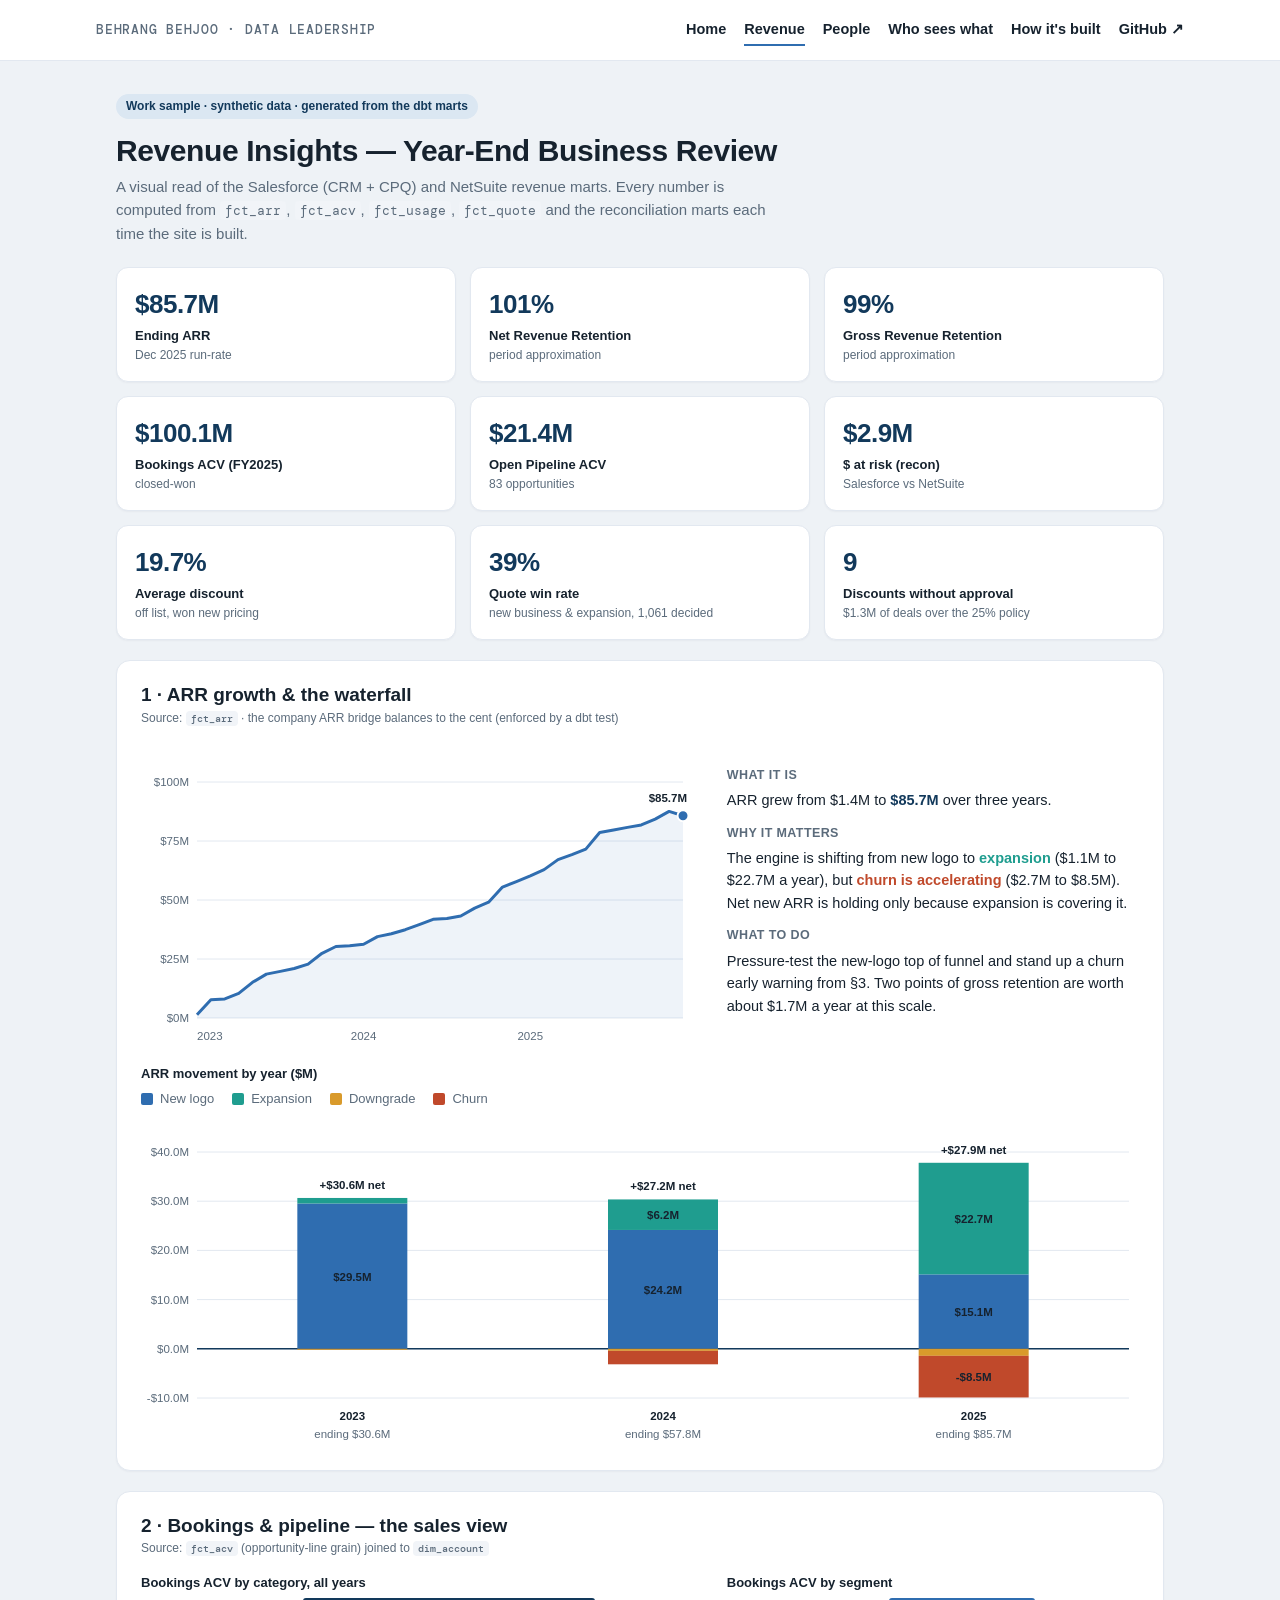
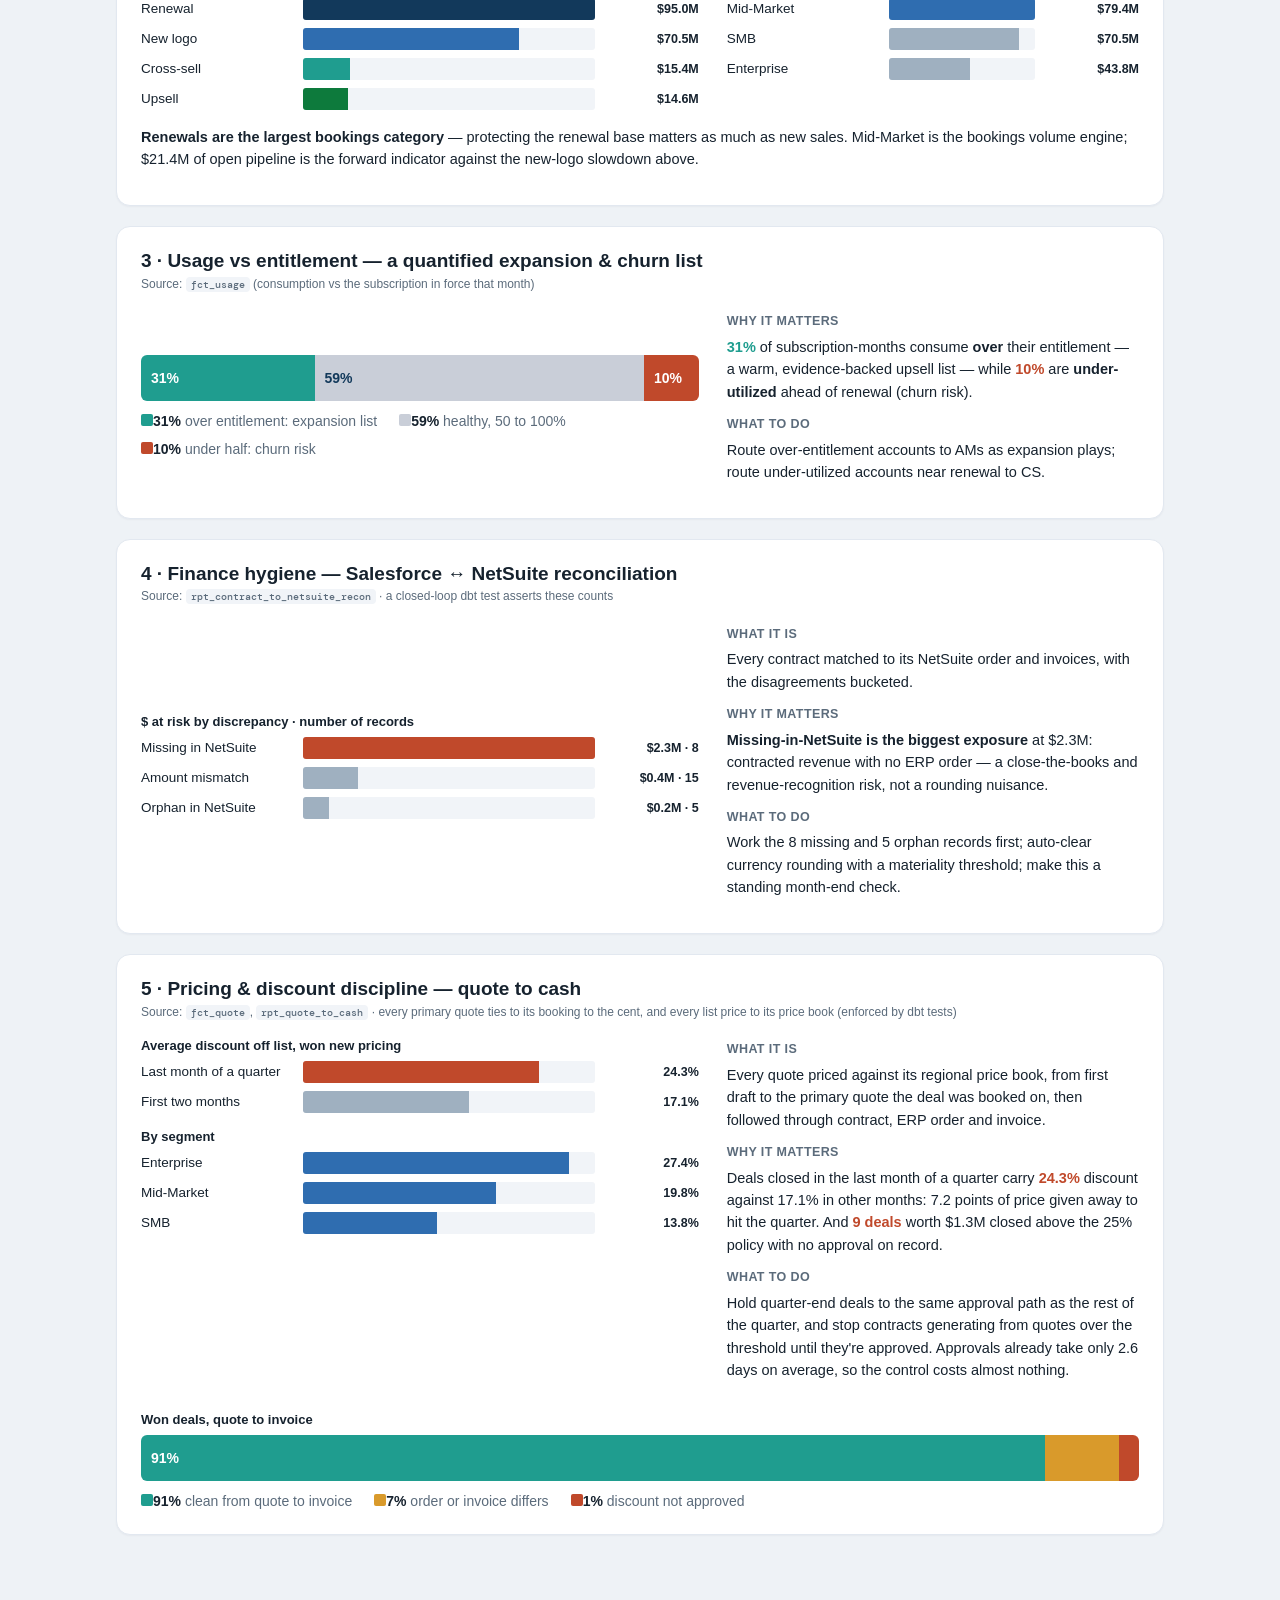
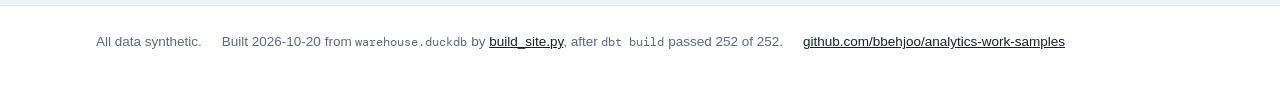
<file: docs/revenue.html>
<!doctype html>
<html lang="en">
<head>
<meta charset="utf-8">
<meta name="viewport" content="width=device-width, initial-scale=1, viewport-fit=cover">
<title>Revenue Review · Behrang Behjoo</title>
<meta name="description" content="ARR waterfall, retention, usage, bookings and a CRM-to-ERP reconciliation, built on dbt marts.">
<meta property="og:title" content="Revenue Review · Behrang Behjoo">
<meta property="og:description" content="ARR waterfall, retention, usage, bookings and a CRM-to-ERP reconciliation, built on dbt marts.">
<meta property="og:type" content="website">
<meta property="og:image" content="https://bbehjoo.github.io/analytics-work-samples/social-preview.png">
<meta property="og:image:width" content="1280">
<meta property="og:image:height" content="640">
<meta name="twitter:card" content="summary_large_image">
<link rel="icon" href="data:image/svg+xml,%3Csvg xmlns='http://www.w3.org/2000/svg' viewBox='0 0 32 32'%3E%3Crect width='16' height='32' fill='%233a5bff'/%3E%3Crect x='16' width='16' height='32' fill='%23ef233c'/%3E%3C/svg%3E">
<link rel="preconnect" href="https://fonts.googleapis.com">
<link rel="preconnect" href="https://fonts.gstatic.com" crossorigin>
<link rel="stylesheet" href="https://fonts.googleapis.com/css2?family=Bricolage+Grotesque:opsz,wght@12..96,400..800&family=DM+Mono:wght@400;500&display=swap">
<style>/* Poster: white page, square colour blocks, one bold grotesque.
   The classes' colours (internal, confidential, PII, restricted) are the palette. */
:root{
  --bg:#ffffff; --ink:#101010; --muted:#55565c; --line:#e7e7ea; --tint:#f5f5f7;
  --blue:#3a5bff; --red:#ef233c; --green:#12a150; --yellow:#ffb703; --gray:#8d99ae;
  --dark:#101010; --dark-card:#1a1a1c; --dark-line:#2c2c30; --dark-muted:#b8b9c0;
  --c-int:var(--gray); --c-conf:var(--blue); --c-pii:var(--yellow); --c-res:var(--red);
  --display:'Bricolage Grotesque','Segoe UI',system-ui,sans-serif;
  --mono:'DM Mono',ui-monospace,Consolas,monospace;
  color-scheme:light;
}
*{box-sizing:border-box}
html{-webkit-text-size-adjust:100%}
body{margin:0;background:var(--bg);color:var(--ink);font:16px/1.55 var(--display);-webkit-font-smoothing:antialiased}
a{color:inherit}
:focus-visible{outline:2px solid var(--blue);outline-offset:2px}
[hidden]{display:none!important}
.wrap{max-width:1120px;margin:0 auto;padding-left:max(16px,env(safe-area-inset-left,0px));padding-right:max(16px,env(safe-area-inset-right,0px))}
section{padding-block:52px}
code,.mono{font-family:var(--mono);font-size:.88em}

/* ---- nav ---- */
.nav{border-bottom:1px solid var(--line)}
.nav .wrap{display:flex;flex-wrap:wrap;align-items:center;justify-content:space-between;gap:8px 20px;padding-block:14px}
.brand{font:500 12.5px var(--mono);letter-spacing:.06em;text-transform:uppercase;text-decoration:none;color:var(--muted)}
.nav nav{display:flex;flex-wrap:wrap;gap:4px 18px}
.nav nav a{font-weight:600;font-size:14.5px;text-decoration:none;padding-block:4px;border-bottom:2px solid transparent}
.nav nav a:hover{border-color:var(--ink)}
.nav nav a[aria-current="page"]{border-color:var(--red)}

/* ---- type ---- */
.eyebrow{font:500 12.5px var(--mono);letter-spacing:.06em;text-transform:uppercase;color:var(--muted)}
h1{font-family:var(--display);font-weight:800;font-size:clamp(44px,8.6vw,104px);letter-spacing:-.045em;line-height:.98;margin:14px 0 22px;text-wrap:balance}
h1 .line{display:block}
.page h1{font-size:clamp(40px,7vw,84px)}
.blue{color:var(--blue)} .red{color:var(--red)}
h2{font-family:var(--display);font-weight:800;font-size:clamp(28px,3.8vw,42px);letter-spacing:-.03em;line-height:1.06;margin:8px 0 12px;text-wrap:balance}
h3{font-size:19px;font-weight:800;letter-spacing:-.015em;margin:0 0 6px}
.lede{font-size:clamp(17px,1.9vw,20px);line-height:1.55;color:var(--muted);max-width:62ch;margin:0}
.section-lede{font-size:17px;color:var(--muted);max-width:64ch;margin:0}
.hero{padding-block:56px 30px}

/* ---- buttons ---- */
.ctas{display:flex;flex-wrap:wrap;gap:10px;margin-top:26px}
.btn{font:700 15px var(--display);text-decoration:none;padding:11px 18px;border:1.5px solid var(--ink);color:var(--ink);background:var(--bg)}
.btn.primary{background:var(--ink);color:#fff}
.btn:hover{background:var(--tint)} .btn.primary:hover{background:#2a2a2e}
.more{display:inline-block;margin-top:18px;font-weight:700;text-decoration:none;border-bottom:2px solid currentColor}

/* ---- stats ---- */
.stats{display:grid;grid-template-columns:repeat(4,minmax(0,1fr))}
.stats.six{grid-template-columns:repeat(3,minmax(0,1fr))}
@media (max-width:820px){.stats,.stats.six{grid-template-columns:repeat(2,minmax(0,1fr))}}
.stat{padding:22px 20px;color:#fff;min-width:0}
.stat .v{font-weight:800;font-size:clamp(30px,4.2vw,48px);letter-spacing:-.035em;line-height:1;font-variant-numeric:tabular-nums}
.stat .l{font-size:14.5px;line-height:1.35;margin-top:9px;color:rgba(255,255,255,.9);font-weight:500}
.stat.blue{background:var(--blue)} .stat.ink{background:var(--ink)} .stat.green{background:var(--green)} .stat.red{background:var(--red)}
.stat.yellow{background:var(--yellow);color:var(--ink)} .stat.yellow .l{color:rgba(16,16,16,.8)}
.stat.gray{background:#4a5466}

/* ---- class colours ---- */
.dot{display:inline-block;flex:none;width:12px;height:12px;background:var(--c-int)}
.dot.confidential{background:var(--c-conf)} .dot.pii{background:var(--c-pii)} .dot.restricted{background:var(--c-res)}
.legend{display:flex;flex-wrap:wrap;gap:8px 20px;margin-top:22px;font-size:14px;color:var(--muted)}
.legend span{display:inline-flex;align-items:center;gap:8px}
.legend b{color:var(--ink)}

/* ---- the whole stack ---- */
.flow{display:grid;grid-template-columns:repeat(4,minmax(0,1fr));gap:30px;margin-top:26px}
.col{position:relative;min-width:0}
.col h3{font:500 12px var(--mono);letter-spacing:.07em;text-transform:uppercase;color:var(--muted);margin:0 0 10px}
.col:not(:last-child)::after{content:"→";position:absolute;top:30px;right:-23px;font-size:18px;color:var(--muted)}
@media (max-width:820px){.flow{grid-template-columns:1fr;gap:34px}.col:not(:last-child)::after{content:"↓";top:auto;bottom:-30px;right:auto;left:8px}}
.chip{display:flex;align-items:center;gap:10px;border:1px solid var(--line);padding:10px 12px;margin-bottom:8px;font-size:15px;font-weight:700;line-height:1.25}
.chip small{display:block;font-weight:500;color:var(--muted);font-size:13px}
.chip.guard{background:var(--ink);color:#fff;border-color:var(--ink)}
.chip svg{flex:none;width:18px;height:18px;color:var(--yellow)}

/* ---- dark section ---- */
.dark{background:var(--dark);color:#fff;--ink:#fff;--muted:var(--dark-muted);--line:var(--dark-line);--tint:var(--dark-card)}
.dark .btn{background:transparent;color:#fff;border-color:#fff}

/* ---- who sees what ---- */
.roles{display:flex;flex-wrap:wrap;gap:8px;margin:24px 0 16px}
.roles button{font:700 15px var(--display);color:#fff;background:var(--dark-card);border:1.5px solid var(--dark-line);padding:9px 16px;cursor:pointer;display:inline-flex;align-items:center;gap:8px}
.roles button:hover{border-color:#fff}
.roles button[aria-pressed="true"]{background:var(--yellow);color:var(--ink);border-color:var(--yellow)}
.roles svg{width:16px;height:16px}
.summary{display:flex;flex-wrap:wrap;align-items:baseline;gap:6px 16px;margin:4px 0 10px}
.summary .big{font-weight:800;font-size:clamp(24px,2.8vw,32px);letter-spacing:-.025em}
.summary .what{color:var(--dark-muted);font-size:16px}
.rules{display:flex;flex-wrap:wrap;gap:6px;margin:0 0 16px}
.rule{font:500 12px var(--mono);padding:3px 8px;border:1px solid var(--dark-line);color:var(--dark-muted)}
.rule.full{color:#fff;border-color:#55565c} .rule.hide{text-decoration:line-through}
.rule.mask,.rule.pseudonymize,.rule.band,.rule.flag{color:var(--yellow);border-color:#5c4a12}
.tablebox{overflow-x:auto;border:1px solid var(--dark-line);background:var(--dark-card)}
table.people{border-collapse:collapse;width:100%;min-width:880px;font-size:14.5px}
table.people th{text-align:left;font:500 11.5px var(--mono);letter-spacing:.05em;text-transform:uppercase;color:var(--dark-muted);padding:12px 14px;border-bottom:1px solid var(--dark-line);white-space:nowrap}
table.people th .dot{width:9px;height:9px;margin-right:7px;vertical-align:middle}
table.people td{padding:11px 14px;border-bottom:1px solid var(--dark-line);white-space:nowrap;font-variant-numeric:tabular-nums}
table.people tr:last-child td{border-bottom:0}
table.people tbody tr{animation:rowin .35s ease both}
@keyframes rowin{from{opacity:.3;transform:translateY(3px)}to{opacity:1;transform:none}}
.tx{font-family:var(--mono);font-size:13px;padding:2px 7px;background:rgba(255,183,3,.16);color:#fff}
.tx.band{background:transparent;border:1px solid rgba(239,35,60,.65)}
.none{color:var(--dark-muted);font-family:var(--mono);font-size:13px}
.lock{display:inline-flex;align-items:center;gap:6px;color:var(--dark-muted);font:13px var(--mono)}
.lock svg{width:13px;height:13px}
td.locked{background:repeating-linear-gradient(135deg,transparent 0 6px,rgba(255,255,255,.06) 6px 7px)}
.keys{display:flex;flex-wrap:wrap;gap:8px 20px;margin-top:14px;font-size:13.5px;color:var(--dark-muted);align-items:center}
.ai{display:grid;grid-template-columns:minmax(0,1fr) minmax(0,1fr);gap:16px}
@media (max-width:820px){.ai{grid-template-columns:1fr}}
.panel{background:var(--dark-card);border:1px solid var(--dark-line);padding:18px 18px 14px;min-width:0}
.panel h4{margin:0 0 3px;font-size:17px}
.panel .src{font:500 12px var(--mono);color:var(--dark-muted);margin-bottom:14px}
.chat{display:flex;flex-direction:column;gap:10px}
.q,.a{max-width:92%;padding:10px 13px;font-size:15px;line-height:1.45}
.q{align-self:flex-end;background:#fff;color:var(--dark)}
.a{align-self:flex-start;background:#232326;border:1px solid var(--dark-line)}
.a .why{display:block;font:500 11.5px var(--mono);letter-spacing:.04em;text-transform:uppercase;margin-bottom:3px}
.a.ok .why{color:#3ddc84} .a.no .why{color:#ff6b7d}
.proofs{display:grid;grid-template-columns:repeat(4,minmax(0,1fr));gap:10px;margin-top:18px}
@media (max-width:820px){.proofs{grid-template-columns:1fr 1fr}}
@media (max-width:480px){.proofs{grid-template-columns:1fr}}
.proof{display:flex;gap:10px;align-items:flex-start;font-size:14px;line-height:1.4;padding:12px;border:1px solid var(--dark-line);background:var(--dark-card);min-width:0}
.proof svg{flex:none;width:18px;height:18px;color:#3ddc84;margin-top:1px}
.proof code{display:block;font-size:11px;color:var(--dark-muted);margin-top:5px;overflow-wrap:anywhere}

/* ---- bars (HTML) ---- */
.bars{display:flex;flex-direction:column;gap:8px}
.bar{display:grid;grid-template-columns:150px minmax(0,1fr) 92px;align-items:center;gap:12px;font-size:14.5px}
@media (max-width:560px){.bar{grid-template-columns:104px minmax(0,1fr) 74px;font-size:13.5px}}
.bar .lab{overflow:hidden;text-overflow:ellipsis;white-space:nowrap}
.bar .track{position:relative;height:22px;background:var(--tint)}
.bar .fill{position:absolute;inset:0 auto 0 0;background:var(--gray);transform-origin:left;animation:grow .7s ease both}
@keyframes grow{from{transform:scaleX(.04)}to{transform:scaleX(1)}}
.bar .val{font:500 13.5px var(--mono);text-align:right;font-variant-numeric:tabular-nums}
.bar.sup .fill{width:14%!important;background:repeating-linear-gradient(135deg,var(--gray) 0 3px,transparent 3px 7px)}
.bar.sup .val{color:var(--muted)}
.bar .ref{position:absolute;top:-4px;bottom:-4px;border-left:2px dashed var(--ink)}
.reflabel{font:500 12px var(--mono);color:var(--muted);margin-top:6px}
.dark .bar .track{background:#26262a}
.dark .bar .fill{background:var(--blue)}

/* diverging bars: one centre line at zero */
.div .track{background:none;border-left:0}
.div .axis{position:absolute;top:-4px;bottom:-4px;left:50%;border-left:1.5px solid var(--ink)}
.div .neg,.div .pos{position:absolute;top:0;bottom:0;background:var(--gray)}

/* one 100% bar */
.split{display:flex;height:46px;margin-top:6px}
.split > div{display:flex;align-items:center;padding-inline:10px;color:#fff;font:700 15px var(--display);white-space:nowrap;overflow:hidden;min-width:0}
.splitkeys{display:flex;flex-wrap:wrap;gap:6px 22px;margin-top:10px;font-size:14px;color:var(--muted)}
.splitkeys b{color:var(--ink)}

/* ---- report sections ---- */
.finding{border-top:3px solid var(--ink);padding-block:42px 10px}
.finding:first-of-type{border-top:0}
.big-num{font-weight:800;font-size:clamp(46px,7vw,80px);letter-spacing:-.045em;line-height:.95;margin:6px 0 4px}
.big-sub{font-size:15.5px;color:var(--muted);margin-bottom:22px}
.chart{width:100%;min-height:200px;margin-top:8px}
.chart svg{display:block;overflow:visible}
.chart text{font-family:var(--mono);font-size:12px;fill:var(--muted)}
.chart .lbl{font-family:var(--display);font-weight:700;font-size:13px;fill:var(--ink)}
.chart .lbl-big{font-family:var(--display);font-weight:800;font-size:15px}
.chart .grid{stroke:var(--line)}
.charts2{display:grid;grid-template-columns:minmax(0,1fr) minmax(0,1fr);gap:32px}
@media (max-width:820px){.charts2{grid-template-columns:1fr}}
.chart-title{font:500 12.5px var(--mono);letter-spacing:.05em;text-transform:uppercase;color:var(--muted);margin:22px 0 10px}
.swatches{display:flex;flex-wrap:wrap;gap:6px 18px;font-size:14px;margin-bottom:6px}
.swatches span{display:inline-flex;align-items:center;gap:7px}
.wwd{display:grid;grid-template-columns:repeat(3,minmax(0,1fr));gap:24px;margin-top:28px;padding-top:20px;border-top:1px solid var(--line)}
@media (max-width:820px){.wwd{grid-template-columns:1fr;gap:14px}}
.wwd h4{font:500 12px var(--mono);letter-spacing:.07em;text-transform:uppercase;margin:0 0 6px;color:var(--muted)}
.wwd p{margin:0;font-size:15.5px;line-height:1.55}
.wwd .do h4{color:var(--red)}
.src{font:500 12.5px var(--mono);color:var(--muted);margin-top:14px}
.note{background:var(--tint);padding:16px 18px;font-size:15px;margin-top:26px;border-left:4px solid var(--yellow)}

/* ---- home: findings and principles ---- */
.tiles{display:grid;grid-template-columns:repeat(4,minmax(0,1fr));gap:0;margin-top:26px;border:1px solid var(--line)}
@media (max-width:900px){.tiles{grid-template-columns:repeat(2,minmax(0,1fr))}}
@media (max-width:520px){.tiles{grid-template-columns:1fr}}
.tile{padding:22px 20px;border-right:1px solid var(--line);border-bottom:1px solid var(--line);text-decoration:none;display:flex;flex-direction:column;gap:8px;min-width:0}
.tile:hover{background:var(--tint)}
.tile .v{font-weight:800;font-size:clamp(30px,3.4vw,40px);letter-spacing:-.035em;line-height:1}
.tile p{margin:0;font-size:15px;color:var(--muted);flex:1}
.tile .go{font:500 12.5px var(--mono);text-transform:uppercase;letter-spacing:.05em}
.prins{margin-top:20px;border-top:1px solid var(--line)}
.prin{display:grid;grid-template-columns:minmax(0,1.1fr) minmax(0,1.6fr) minmax(0,1fr);gap:18px;padding:18px 0;border-bottom:1px solid var(--line);align-items:baseline}
@media (max-width:820px){.prin{grid-template-columns:1fr;gap:6px}}
.prin h3{font-size:20px;margin:0}
.prin p{margin:0;color:var(--muted);font-size:15.5px}
.prin a{font:500 13px var(--mono);color:var(--blue);text-decoration:none;overflow-wrap:anywhere}
.prin a:hover{text-decoration:underline}

/* ---- tables on the governance page ---- */
.tbl{overflow-x:auto;margin-top:22px;border:1px solid var(--line)}
.tbl table{border-collapse:collapse;width:100%;font-size:14.5px}
.tbl th{text-align:left;font:500 11.5px var(--mono);letter-spacing:.05em;text-transform:uppercase;color:var(--muted);padding:11px 14px;border-bottom:1px solid var(--line);background:var(--tint);white-space:nowrap}
.tbl td{padding:10px 14px;border-bottom:1px solid var(--line);vertical-align:top}
.tbl tr:last-child td{border-bottom:0}
.tbl td.nowrap{white-space:nowrap}
.tbl small{display:block;color:var(--muted);font-size:12.5px}
.t{display:inline-block;font:500 12.5px var(--mono);padding:3px 8px;white-space:nowrap}
.t.full{background:var(--ink);color:#fff}
.t.mask,.t.pseudonymize,.t.band,.t.flag{background:#fff1cc;color:var(--ink)}
.t.hide{color:var(--muted);background:repeating-linear-gradient(135deg,var(--tint) 0 5px,#e9e9ee 5px 6px)}
.sens{display:inline-flex;align-items:center;gap:7px;white-space:nowrap}
.ok{color:var(--green);font-weight:700}
.tiles.plain .tile{cursor:default}
.tiles.plain .tile:hover{background:none}

/* ---- how it's built: lineage map ---- */
.lineage{margin-top:22px}
.linfo{border:1.5px solid var(--ink);padding:16px 18px;display:grid;grid-template-columns:minmax(0,1.4fr) minmax(0,1fr);gap:8px 28px;margin-bottom:22px}
@media (max-width:820px){.linfo{grid-template-columns:1fr}}
.linfo .nm{font:500 18px var(--mono);overflow-wrap:anywhere}
.linfo .meta{font:500 12.5px var(--mono);color:var(--muted);margin-top:4px}
.linfo p{margin:8px 0 0;font-size:15px}
.linfo .counts{display:flex;flex-wrap:wrap;gap:6px 18px;align-content:start;font-size:15px}
.linfo .counts b{font-size:22px;letter-spacing:-.02em;display:block;line-height:1.1}
.lmap{position:relative;display:grid;grid-template-columns:repeat(5,minmax(0,1fr));gap:26px}
@media (max-width:980px){.lmap{grid-template-columns:repeat(3,minmax(0,1fr))}}
@media (max-width:640px){.lmap{grid-template-columns:repeat(2,minmax(0,1fr));gap:16px}}
.lcol{min-width:0}
.lcol h3{font:500 12px var(--mono);letter-spacing:.07em;text-transform:uppercase;margin:0;display:flex;justify-content:space-between;gap:8px}
.lcol h3 span{color:var(--muted)}
.lcol .sub{font-size:12.5px;line-height:1.35;color:var(--muted);margin:3px 0 12px;min-height:3.9em}
.lnodes{display:flex;flex-direction:column;gap:5px}
.ln{position:relative;z-index:1;display:block;width:100%;text-align:left;font:500 12px/1.3 var(--mono);padding:6px 8px;background:#fff;color:var(--ink);
  border:1px solid var(--line);border-left:4px solid var(--blue);cursor:pointer;overflow-wrap:anywhere;transition:opacity .2s,background .2s}
.ln.people{border-left-color:var(--red)}
.ln small{display:block;color:var(--muted);font-size:10.5px;letter-spacing:.03em;text-transform:uppercase}
.ln:hover{border-color:var(--ink)}
.lmap.tracing .ln{opacity:.3}
.lmap.tracing .ln.up,.lmap.tracing .ln.down,.lmap.tracing .ln.sel{opacity:1}
.ln.up,.ln.down{background:#eef1ff}
.ln.people.up,.ln.people.down{background:#fde9ec}
.ln.sel{background:var(--ink)!important;color:#fff;border-color:var(--ink)}
.ln.sel small{color:#c9cad0}
.lsvg{position:absolute;inset:0;width:100%;height:100%;pointer-events:none;z-index:0;overflow:visible}
.lsvg path{fill:none;stroke-width:1.6;opacity:.6}
.legend-l{display:flex;flex-wrap:wrap;gap:6px 18px;font-size:13.5px;color:var(--muted);margin-top:16px}

/* ---- diagrams ---- */
.diagram{overflow-x:auto;border:1px solid var(--line);padding:18px;margin-top:18px;background:#fff}
.diagram pre{margin:0;font-family:var(--mono);font-size:12px;color:var(--muted);white-space:pre}
.diagram svg{max-width:none;height:auto}
.builds{display:flex;flex-direction:column;gap:8px;margin-top:20px}
details.build{border:1px solid var(--line)}
details.build summary{cursor:pointer;padding:14px 16px;font-weight:700;font-size:16px;list-style:none;display:flex;justify-content:space-between;gap:12px}
details.build summary::-webkit-details-marker{display:none}
details.build summary::after{content:"+";font:500 18px var(--mono)}
details.build[open] summary::after{content:"−"}
details.build .diagram{margin:0;border:0;border-top:1px solid var(--line)}

/* ---- report pages: a business review, in cards ---- */
body.report{background:#eef2f6;font-family:-apple-system,BlinkMacSystemFont,"Segoe UI",Roboto,Helvetica,Arial,sans-serif;
  --ink:#16222e; --muted:#5b6b7b; --line:#e2e8f0; --tint:#f1f4f8; --navy:#12395b;
  --blue:#2f6db0; --red:#c0492b; --green:#1f9d8f; --yellow:#d99a2b; --gray:#9fb0c0;
  --display:-apple-system,BlinkMacSystemFont,"Segoe UI",Roboto,Helvetica,Arial,sans-serif}
.report .nav{background:#fff}
.report .nav nav a[aria-current="page"]{border-color:var(--blue)}
.rwrap{max-width:1080px;margin:0 auto;padding-block:32px 40px;padding-left:max(16px,env(safe-area-inset-left,0px));padding-right:max(16px,env(safe-area-inset-right,0px))}
.pill{display:inline-block;background:#dbe7f2;color:var(--navy);font-size:12px;font-weight:600;padding:3px 10px;border-radius:999px;margin-bottom:14px}
.report h1.rh1{font-size:30px;letter-spacing:-.4px;line-height:1.2;margin:0 0 6px;font-weight:700}
.rsub{color:var(--muted);font-size:15px;max-width:80ch}
.rsub code,.report .card code{font-size:.85em;background:var(--tint);padding:1px 5px;border-radius:4px}
.kpis{display:grid;grid-template-columns:repeat(3,minmax(0,1fr));gap:14px;margin:22px 0 8px}
@media (max-width:720px){.kpis{grid-template-columns:repeat(2,minmax(0,1fr))}}
.kpi{background:#fff;border:1px solid var(--line);border-radius:12px;padding:16px 18px;box-shadow:0 1px 2px rgba(16,38,58,.04);min-width:0}
.kpi .v{font-size:26px;font-weight:700;color:var(--navy);letter-spacing:-.5px;font-variant-numeric:tabular-nums}
.kpi .l{font-size:13px;font-weight:600;margin-top:2px}
.kpi .s{font-size:12px;color:var(--muted)}
.card{background:#fff;border:1px solid var(--line);border-radius:14px;padding:22px 24px;margin-top:20px;box-shadow:0 1px 2px rgba(16,38,58,.04)}
@media (max-width:560px){.card{padding:18px 16px}}
.card h2{font-size:19px;font-weight:700;letter-spacing:0;line-height:1.3;margin:0 0 2px}
.card > .src{font-family:inherit;font-size:12px;line-height:1.4;color:var(--muted);margin:0 0 14px}
.rgrid{display:grid;grid-template-columns:minmax(0,1.15fr) minmax(0,.85fr);gap:28px;align-items:center}
@media (max-width:760px){.rgrid{grid-template-columns:1fr}}
.rnote h3{margin:6px 0 4px;font-size:12.5px;text-transform:uppercase;letter-spacing:.4px;color:var(--muted);font-weight:700}
.rnote p{margin:0 0 12px;font-size:14.5px;line-height:1.55}
.tag{font-weight:700}
.tag.good{color:var(--green)} .tag.bad{color:var(--red)} .tag.navy{color:var(--navy)}
.report .chart text{font-family:inherit;font-size:11.5px}
.report .chart .lbl,.report .chart .lbl-big{font-family:inherit}
.report .chart-title{font-family:inherit;font-weight:600;font-size:13px;letter-spacing:0;text-transform:none;color:var(--ink);margin:4px 0 8px}
.report .bar{font-size:13.5px}
.report .bar .val{font-family:inherit;font-weight:600;font-size:12.5px}
.report .bar .track{border-radius:3px;overflow:hidden}
.report .split{border-radius:6px;overflow:hidden}
.report .split > div{font-family:inherit;font-weight:700;font-size:14px}
.report .swatches{font-size:13px;color:var(--muted)}
.report .dot{border-radius:2px}
.report .note{border-left-color:var(--blue);border-radius:0 8px 8px 0;background:#fff;border:1px solid var(--line);border-left:4px solid var(--blue)}
.minis{display:grid;grid-template-columns:repeat(3,minmax(0,1fr));gap:12px;margin:4px 0 16px}
@media (max-width:620px){.minis{grid-template-columns:1fr}}
.mini{background:var(--tint);border-radius:10px;padding:12px 14px}
.mini b{display:block;font-size:20px;color:var(--navy);letter-spacing:-.3px}
.mini span{font-size:12.5px;color:var(--muted)}
.report footer{background:#fff}

/* ---- the same professional theme for the overview, governance and lineage pages ---- */
body.report{--c-int:#9fb0c0; --c-conf:#2f6db0; --c-pii:#d99a2b; --c-res:#c0492b}
.rh1 .hl-b{color:var(--blue)} .rh1 .hl-r{color:var(--red)}
.kpis.four{grid-template-columns:repeat(4,minmax(0,1fr))}
@media (max-width:820px){.kpis.four{grid-template-columns:repeat(2,minmax(0,1fr))}}
.report .ctas{margin-top:16px;gap:8px}
.report .btn{font-family:inherit;font-weight:600;font-size:14px;padding:9px 14px;border:1px solid #cdd6e1;border-radius:8px;background:#fff;color:var(--navy)}
.report .btn:hover{border-color:var(--navy);background:#fff}
.report .btn.primary{background:var(--navy);border-color:var(--navy);color:#fff}
.report .btn.primary:hover{background:#0e2d48}
.report .more{font-size:14px;font-weight:600;color:var(--blue);border-bottom-width:1px;margin-top:16px}
.report .card > .src a{color:var(--blue)}
.report .flow{margin-top:6px;gap:26px}
.report .col h3,.report .lcol h3{font-family:inherit;font-size:11.5px;font-weight:700;letter-spacing:.05em;color:var(--muted)}
.report .col:not(:last-child)::after{color:#9fb0c0}
.report .chip{border-radius:8px;font-size:14px;font-weight:600;background:#fff}
.report .chip small{font-size:12.5px}
.report .chip.guard{background:var(--navy);border-color:var(--navy)}
.report .chip svg{color:#f2c46d}
.report .legend{font-size:13px;margin-top:18px}
.report .tiles{border:0;gap:12px;margin-top:4px}
.report .tile{border:1px solid var(--line);border-radius:10px;background:#fff;padding:16px 18px}
.report a.tile:hover{border-color:var(--navy);background:#fff}
.report .tile .v{font-size:18px;letter-spacing:-.2px;line-height:1.25;color:var(--navy)}
.report .tile p{font-size:14px;line-height:1.5}
.report .tile .go{font-family:inherit;font-size:12px;font-weight:700;color:var(--blue);letter-spacing:.02em;text-transform:none}
.report .prins{margin-top:2px;border-top:0}
.report .prin{padding:14px 0}
.report .prin:last-child{border-bottom:0}
.report .prin h3{font-size:15.5px}
.report .prin p{font-size:14.5px}
.report .prin a{font-size:12.5px;color:var(--blue)}
.report .tbl{border-radius:10px;margin-top:12px}
.report .tbl th{font-family:inherit;font-weight:700;font-size:11.5px;background:var(--tint)}
.report .tbl td{font-size:14px}
.report .tbl a{color:var(--blue)}
.report .t{border-radius:4px;font-size:12px;font-family:inherit;font-weight:600}
.report .t.full{background:var(--navy)}
.report .t.mask,.report .t.pseudonymize,.report .t.band,.report .t.flag{background:#fdf1d8}
.report .ok{color:var(--green)}
.report .linfo{border:1px solid var(--line);border-radius:10px;background:var(--tint)}
.report .linfo .nm{font-size:16px}
.report .ln{border-radius:4px}
.report .ln.people{border-left-color:var(--red)}
.report .ln{border-left-color:var(--blue)}
.report .ln.up,.report .ln.down{background:#e8f0fa}
.report .ln.people.up,.report .ln.people.down{background:#f9e8e3}
.report .ln.sel{background:var(--navy)!important;border-color:var(--navy)}
.report .diagram{border-radius:10px;margin-top:4px}
.report details.build{border-radius:10px;background:#fff}
.report details.build summary{font-size:15px}
/* who sees what, light */
.report .roles{margin:12px 0}
.report .roles button{font-family:inherit;font-weight:600;font-size:14px;color:var(--navy);background:#fff;border:1px solid #cdd6e1;border-radius:999px;padding:7px 14px}
.report .roles button:hover{border-color:var(--navy)}
.report .roles button[aria-pressed="true"]{background:var(--navy);color:#fff;border-color:var(--navy)}
.report .summary .big{font-size:20px;color:var(--navy);letter-spacing:-.2px}
.report .summary .what{color:var(--muted);font-size:14.5px}
.report .rule{font-family:inherit;color:var(--muted);border-color:var(--line);border-radius:4px}
.report .rule.full{color:var(--ink);border-color:#c9d3df}
.report .rule.mask,.report .rule.pseudonymize,.report .rule.band,.report .rule.flag{color:#7a5200;border-color:#ecd3a0;background:#fdf6e7}
.report .tablebox{background:#fff;border:1px solid var(--line);border-radius:10px}
.report table.people th{color:var(--muted);border-color:var(--line);font-family:inherit;font-weight:700}
.report table.people td{border-color:var(--line);color:var(--ink)}
.report .tx{background:#fdf1d8;color:var(--ink);border-radius:4px}
.report .tx.band{background:#fff;border:1px solid #e3b4a6}
.report .none,.report .lock{color:var(--muted)}
.report td.locked{background:repeating-linear-gradient(135deg,transparent 0 6px,#e9eef4 6px 7px)}
.report .keys{color:var(--muted)}
.report .panel{background:var(--tint);border:1px solid var(--line);border-radius:10px}
.report .panel .src{color:var(--muted);font-family:inherit}
.report .q{background:var(--navy);color:#fff;border-radius:10px}
.report .a{background:#fff;border:1px solid var(--line);border-radius:10px}
.report .a.ok .why{color:var(--green)} .report .a.no .why{color:var(--red)}
.report .proof{background:var(--tint);border:1px solid var(--line);border-radius:10px;color:var(--ink)}
.report .proof svg{color:var(--green)}
.report .proof code{color:var(--muted)}
.report .wsw .bar .track{background:#e9eef4}
.report .wsw .bar .fill{background:var(--blue)}

/* ---- footer ---- */
footer{border-top:1px solid var(--line);margin-top:30px}
footer .wrap{padding-block:26px 40px;display:flex;flex-wrap:wrap;gap:6px 20px;font-size:13.5px;color:var(--muted)}
footer a{color:var(--ink)}
@media (prefers-reduced-motion:reduce){*{animation:none!important;transition:none!important}}
</style>
</head>
<body class="report">
<header class="nav">
  <div class="wrap">
    <a class="brand" href="index.html">Behrang Behjoo · Data leadership</a>
    <nav aria-label="Pages"><a href="index.html">Home</a><a href="revenue.html" aria-current="page">Revenue</a><a href="people.html">People</a><a href="access.html">Who sees what</a><a href="architecture.html">How it's built</a><a href="https://github.com/bbehjoo/analytics-work-samples">GitHub ↗</a></nav>
  </div>
</header>
<main>
<div class="rwrap">
  <span class="pill">Work sample · synthetic data · generated from the dbt marts</span>
  <h1 class="rh1">Revenue Insights — Year-End Business Review</h1>
  <div class="rsub">A visual read of the Salesforce (CRM + CPQ) and NetSuite revenue marts. Every number is computed from <code>fct_arr</code>, <code>fct_acv</code>, <code>fct_usage</code>, <code>fct_quote</code> and the reconciliation marts each time the site is built.</div>

  <div class="kpis">
    <div class="kpi"><div class="v">$85.7M</div><div class="l">Ending ARR</div><div class="s">Dec 2025 run-rate</div></div>
    <div class="kpi"><div class="v">101%</div><div class="l">Net Revenue Retention</div><div class="s">period approximation</div></div>
    <div class="kpi"><div class="v">99%</div><div class="l">Gross Revenue Retention</div><div class="s">period approximation</div></div>
    <div class="kpi"><div class="v">$100.1M</div><div class="l">Bookings ACV (FY2025)</div><div class="s">closed-won</div></div>
    <div class="kpi"><div class="v">$21.4M</div><div class="l">Open Pipeline ACV</div><div class="s">83 opportunities</div></div>
    <div class="kpi"><div class="v">$2.9M</div><div class="l">$ at risk (recon)</div><div class="s">Salesforce vs NetSuite</div></div>
    <div class="kpi"><div class="v">19.7%</div><div class="l">Average discount</div><div class="s">off list, won new pricing</div></div>
    <div class="kpi"><div class="v">39%</div><div class="l">Quote win rate</div><div class="s">new business &amp; expansion, 1,061 decided</div></div>
    <div class="kpi"><div class="v">9</div><div class="l">Discounts without approval</div><div class="s">$1.3M of deals over the 25% policy</div></div>
  </div>

  <div class="card" id="growth">
    <h2>1 · ARR growth &amp; the waterfall</h2>
    <div class="src">Source: <code>fct_arr</code> · the company ARR bridge balances to the cent (enforced by a dbt test)</div>
    <div class="rgrid">
      <div class="chart" data-chart="arr_trend"></div>
      <div class="rnote">
        <h3>What it is</h3>
        <p>ARR grew from $1.4M to <span class="tag navy">$85.7M</span> over three years.</p>
        <h3>Why it matters</h3>
        <p>The engine is shifting from new logo to <span class="tag good">expansion</span> ($1.1M to $22.7M a year), but <span class="tag bad">churn is accelerating</span> ($2.7M to $8.5M). Net new ARR is holding only because expansion is covering it.</p>
        <h3>What to do</h3>
        <p>Pressure-test the new-logo top of funnel and stand up a churn early warning from §3. Two points of gross retention are worth about $1.7M a year at this scale.</p>
      </div>
    </div>
    <div class="chart-title" style="margin-top:18px">ARR movement by year ($M)</div>
    <div class="swatches"><span><i class="dot" style="background:#2f6db0"></i>New logo</span><span><i class="dot" style="background:#1f9d8f"></i>Expansion</span><span><i class="dot" style="background:#d99a2b"></i>Downgrade</span><span><i class="dot" style="background:#c0492b"></i>Churn</span></div>
    <div class="chart" data-chart="arr_bridge"></div>
  </div>

  <div class="card" id="bookings">
    <h2>2 · Bookings &amp; pipeline — the sales view</h2>
    <div class="src">Source: <code>fct_acv</code> (opportunity-line grain) joined to <code>dim_account</code></div>
    <div class="rgrid" style="align-items:start">
      <div><div class="chart-title">Bookings ACV by category, all years</div><div class="chart" data-chart="bookings_cat" style="min-height:0"></div></div>
      <div><div class="chart-title">Bookings ACV by segment</div><div class="chart" data-chart="bookings_seg" style="min-height:0"></div></div>
    </div>
    <div class="rnote" style="margin-top:16px">
      <p><b>Renewals are the largest bookings category</b> — protecting the renewal base matters as much as new sales. Mid-Market is the bookings volume engine; $21.4M of open pipeline is the forward indicator against the new-logo slowdown above.</p>
    </div>
  </div>

  <div class="card" id="usage">
    <h2>3 · Usage vs entitlement — a quantified expansion &amp; churn list</h2>
    <div class="src">Source: <code>fct_usage</code> (consumption vs the subscription in force that month)</div>
    <div class="rgrid">
      <div class="chart" data-chart="usage_split" style="min-height:0"></div>
      <div class="rnote">
        <h3>Why it matters</h3>
        <p><span class="tag good">31%</span> of subscription-months consume <b>over</b> their entitlement — a warm, evidence-backed upsell list — while <span class="tag bad">10%</span> are <b>under-utilized</b> ahead of renewal (churn risk).</p>
        <h3>What to do</h3>
        <p>Route over-entitlement accounts to AMs as expansion plays; route under-utilized accounts near renewal to CS.</p>
      </div>
    </div>
  </div>

  <div class="card" id="recon">
    <h2>4 · Finance hygiene — Salesforce ↔ NetSuite reconciliation</h2>
    <div class="src">Source: <code>rpt_contract_to_netsuite_recon</code> · a closed-loop dbt test asserts these counts</div>
    <div class="rgrid">
      <div><div class="chart-title">$ at risk by discrepancy · number of records</div><div class="chart" data-chart="recon" style="min-height:0"></div></div>
      <div class="rnote">
        <h3>What it is</h3>
        <p>Every contract matched to its NetSuite order and invoices, with the disagreements bucketed.</p>
        <h3>Why it matters</h3>
        <p><b>Missing-in-NetSuite is the biggest exposure</b> at $2.3M: contracted revenue with no ERP order — a close-the-books and revenue-recognition risk, not a rounding nuisance.</p>
        <h3>What to do</h3>
        <p>Work the 8 missing and 5 orphan records first; auto-clear currency rounding with a materiality threshold; make this a standing month-end check.</p>
      </div>
    </div>
  </div>

  <div class="card" id="pricing">
    <h2>5 · Pricing &amp; discount discipline — quote to cash</h2>
    <div class="src">Source: <code>fct_quote</code>, <code>rpt_quote_to_cash</code> · every primary quote ties to its booking to the cent, and every list price to its price book (enforced by dbt tests)</div>
    <div class="rgrid" style="align-items:start">
      <div>
        <div class="chart-title">Average discount off list, won new pricing</div>
        <div class="chart" data-chart="discount_timing" style="min-height:0"></div>
        <div class="chart-title" style="margin-top:16px">By segment</div>
        <div class="chart" data-chart="discount_segment" style="min-height:0"></div>
      </div>
      <div class="rnote">
        <h3>What it is</h3>
        <p>Every quote priced against its regional price book, from first draft to the primary quote the deal was booked on, then followed through contract, ERP order and invoice.</p>
        <h3>Why it matters</h3>
        <p>Deals closed in the last month of a quarter carry <span class="tag bad">24.3%</span> discount against 17.1% in other months: 7.2 points of price given away to hit the quarter. And <span class="tag bad">9 deals</span> worth $1.3M closed above the 25% policy with no approval on record.</p>
        <h3>What to do</h3>
        <p>Hold quarter-end deals to the same approval path as the rest of the quarter, and stop contracts generating from quotes over the threshold until they're approved. Approvals already take only 2.6 days on average, so the control costs almost nothing.</p>
      </div>
    </div>
    <div class="chart-title" style="margin-top:18px">Won deals, quote to invoice</div>
    <div class="chart" data-chart="q2c_split" style="min-height:0"></div>
  </div>
</div>

</main>
<footer>
  <div class="wrap">
    <span>All data synthetic.</span>
    <span>Built 2026-10-20 from <code>warehouse.duckdb</code> by <a href="https://github.com/bbehjoo/analytics-work-samples/blob/main/saas-data-platform/scripts/build_site.py">build_site.py</a>, after <code>dbt build</code> passed 252 of 252.</span>
    <a href="https://github.com/bbehjoo/analytics-work-samples">github.com/bbehjoo/analytics-work-samples</a>
  </div>
</footer>
<script type="application/json" id="site-data">{"revenue":{"cpq":{"timing":[{"is_quarter_end_month":true,"discount":0.24253822785044957,"deals":151},{"is_quarter_end_month":false,"discount":0.17061908741389828,"deals":260}],"segment":[{"segment":"Enterprise","discount":0.2738707147760075},{"segment":"Mid-Market","discount":0.1981476516625788},{"segment":"SMB","discount":0.13767353424978002}],"avg_discount":0.19651222914850533,"win_rate":0.38737040527803956,"decided":1061,"approvals":{"required":86,"approved":77,"unapproved":9,"unapproved_amount":1253270.5300000003,"approval_days":2.6363636363636362},"q2c":[{"status":"clean","n":596},{"status":"amount_mismatch","n":14},{"status":"partially_invoiced","n":12},{"status":"timing_difference","n":10},{"status":"discount not approved","n":9},{"status":"missing_in_netsuite","n":8},{"status":"currency_rounding","n":5}]},"ending_arr":85705668.52999996,"nrr":1.0108830049485602,"grr":0.9915450886404188,"fy":2025,"fy_bookings":100095834.32000001,"pipeline_acv":21406181.20000001,"pipeline_n":83,"arr_trend":[{"ym":"2023-01","arr":1.37},{"ym":"2023-02","arr":7.77},{"ym":"2023-03","arr":8.1},{"ym":"2023-04","arr":10.43},{"ym":"2023-05","arr":15.12},{"ym":"2023-06","arr":18.61},{"ym":"2023-07","arr":19.76},{"ym":"2023-08","arr":20.99},{"ym":"2023-09","arr":22.86},{"ym":"2023-10","arr":27.41},{"ym":"2023-11","arr":30.3},{"ym":"2023-12","arr":30.58},{"ym":"2024-01","arr":31.29},{"ym":"2024-02","arr":34.49},{"ym":"2024-03","arr":35.72},{"ym":"2024-04","arr":37.42},{"ym":"2024-05","arr":39.59},{"ym":"2024-06","arr":41.83},{"ym":"2024-07","arr":42.16},{"ym":"2024-08","arr":43.22},{"ym":"2024-09","arr":46.57},{"ym":"2024-10","arr":49.05},{"ym":"2024-11","arr":55.46},{"ym":"2024-12","arr":57.79},{"ym":"2025-01","arr":60.27},{"ym":"2025-02","arr":62.88},{"ym":"2025-03","arr":67.12},{"ym":"2025-04","arr":69.21},{"ym":"2025-05","arr":71.56},{"ym":"2025-06","arr":78.62},{"ym":"2025-07","arr":79.62},{"ym":"2025-08","arr":80.78},{"ym":"2025-09","arr":81.84},{"ym":"2025-10","arr":84.28},{"ym":"2025-11","arr":87.53},{"ym":"2025-12","arr":85.71}],"bridge":[{"yr":2023,"new_logo":29535489.78,"expansion":1123032.55,"downgrade":-77614.65999999992,"churn":0.0,"net_new":30580907.669999998,"ending":30580907.669999998},{"yr":2024,"new_logo":24155106.720000003,"expansion":6204054.4,"downgrade":-416204.35,"churn":-2734470.0,"net_new":27208486.77000001,"ending":57789394.43999998},{"yr":2025,"new_logo":15128728.02,"expansion":22678110.029999986,"downgrade":-1430996.7900000003,"churn":-8459567.17,"net_new":27916274.08999998,"ending":85705668.52999996}],"bookings_cat":[{"category":"scheduled","acv":95022880.31000005},{"category":"new_logo","acv":70544300.56999996},{"category":"cross_sell","acv":15414023.370000005},{"category":"upsell","acv":14603726.699999996}],"bookings_seg":[{"segment":"Mid-Market","acv":79389128.66999994,"deals":265},{"segment":"SMB","acv":70476601.19999999,"deals":219},{"segment":"Enterprise","acv":43781832.19,"deals":170}],"usage":{"over_ent":2264,"healthy":4298,"under_util":715,"total":7277},"recon":[{"category":"missing_in_netsuite","n":8,"at_risk":2299784.8400000003},{"category":"amount_mismatch","n":15,"at_risk":436975.98999999964},{"category":"orphan_in_netsuite","n":5,"at_risk":207392.09000000003},{"category":"currency_rounding","n":6,"at_risk":151.95999999995547},{"category":"partially_invoiced","n":12,"at_risk":0.0},{"category":"timing_difference","n":10,"at_risk":0.0}],"at_risk":2944304.88},"people":{"rpe":[{"ym":"2023-01","ending_arr":1369514.5,"headcount":103,"arr_per_employee":13296.0},{"ym":"2023-02","ending_arr":7770610.81,"headcount":111,"arr_per_employee":70006.0},{"ym":"2023-03","ending_arr":8097183.31,"headcount":119,"arr_per_employee":68044.0},{"ym":"2023-04","ending_arr":10427402.059999999,"headcount":127,"arr_per_employee":82106.0},{"ym":"2023-05","ending_arr":15123770.81,"headcount":135,"arr_per_employee":112028.0},{"ym":"2023-06","ending_arr":18611884.86,"headcount":142,"arr_per_employee":131070.0},{"ym":"2023-07","ending_arr":19756438.66,"headcount":150,"arr_per_employee":131710.0},{"ym":"2023-08","ending_arr":20989949.66,"headcount":158,"arr_per_employee":132848.0},{"ym":"2023-09","ending_arr":22859098.66,"headcount":166,"arr_per_employee":137705.0},{"ym":"2023-10","ending_arr":27413767.33,"headcount":174,"arr_per_employee":157550.0},{"ym":"2023-11","ending_arr":30296704.83,"headcount":182,"arr_per_employee":166465.0},{"ym":"2023-12","ending_arr":30580907.669999998,"headcount":190,"arr_per_employee":160952.0},{"ym":"2024-01","ending_arr":31292818.21,"headcount":198,"arr_per_employee":158045.0},{"ym":"2024-02","ending_arr":34488875.65,"headcount":206,"arr_per_employee":167422.0},{"ym":"2024-03","ending_arr":35716819.559999995,"headcount":214,"arr_per_employee":166901.0},{"ym":"2024-04","ending_arr":37424141.059999995,"headcount":222,"arr_per_employee":168577.0},{"ym":"2024-05","ending_arr":39592020.239999995,"headcount":230,"arr_per_employee":172139.0},{"ym":"2024-06","ending_arr":41834926.38999999,"headcount":238,"arr_per_employee":175777.0},{"ym":"2024-07","ending_arr":42159991.4,"headcount":245,"arr_per_employee":172082.0},{"ym":"2024-08","ending_arr":43218115.309999995,"headcount":253,"arr_per_employee":170823.0},{"ym":"2024-09","ending_arr":46572753.84999999,"headcount":261,"arr_per_employee":178440.0},{"ym":"2024-10","ending_arr":49048285.82999998,"headcount":269,"arr_per_employee":182336.0},{"ym":"2024-11","ending_arr":55464774.62999999,"headcount":277,"arr_per_employee":200234.0},{"ym":"2024-12","ending_arr":57789394.43999998,"headcount":285,"arr_per_employee":202770.0},{"ym":"2025-01","ending_arr":60272260.779999994,"headcount":296,"arr_per_employee":203623.0},{"ym":"2025-02","ending_arr":62880222.519999996,"headcount":306,"arr_per_employee":205491.0},{"ym":"2025-03","ending_arr":67124979.36000001,"headcount":317,"arr_per_employee":211751.0},{"ym":"2025-04","ending_arr":69213495.89000003,"headcount":327,"arr_per_employee":211662.0},{"ym":"2025-05","ending_arr":71563695.52000004,"headcount":338,"arr_per_employee":211727.0},{"ym":"2025-06","ending_arr":78624070.18000002,"headcount":348,"arr_per_employee":225931.0},{"ym":"2025-07","ending_arr":79616699.49000002,"headcount":359,"arr_per_employee":221774.0},{"ym":"2025-08","ending_arr":80776282.88,"headcount":370,"arr_per_employee":218314.0},{"ym":"2025-09","ending_arr":81842122.87000002,"headcount":380,"arr_per_employee":215374.0},{"ym":"2025-10","ending_arr":84279647.64999999,"headcount":391,"arr_per_employee":215549.0},{"ym":"2025-11","ending_arr":87531506.97999997,"headcount":401,"arr_per_employee":218283.0},{"ym":"2025-12","ending_arr":85705668.52999996,"headcount":412,"arr_per_employee":208023.0}],"departments":[{"department":"Customer Success","is_suppressed":false,"headcount":36,"attrition_rate_ttm":0.307,"voluntary_attrition_rate_ttm":0.307,"avg_compa_ratio":1.003,"avg_base_pay_band":"$120-140k"},{"department":"Marketing","is_suppressed":false,"headcount":36,"attrition_rate_ttm":0.094,"voluntary_attrition_rate_ttm":0.094,"avg_compa_ratio":1.004,"avg_base_pay_band":"$120-140k"},{"department":"All departments","is_suppressed":false,"headcount":412,"attrition_rate_ttm":0.107,"voluntary_attrition_rate_ttm":0.088,"avg_compa_ratio":0.994,"avg_base_pay_band":"$100-120k"},{"department":"Engineering","is_suppressed":false,"headcount":138,"attrition_rate_ttm":0.109,"voluntary_attrition_rate_ttm":0.067,"avg_compa_ratio":0.986,"avg_base_pay_band":"$100-120k"},{"department":"Finance","is_suppressed":false,"headcount":19,"attrition_rate_ttm":0.066,"voluntary_attrition_rate_ttm":0.066,"avg_compa_ratio":1.009,"avg_base_pay_band":"$120-140k"},{"department":"Sales","is_suppressed":false,"headcount":114,"attrition_rate_ttm":0.073,"voluntary_attrition_rate_ttm":0.063,"avg_compa_ratio":0.991,"avg_base_pay_band":"$100-120k"},{"department":"Product","is_suppressed":false,"headcount":39,"attrition_rate_ttm":0.084,"voluntary_attrition_rate_ttm":0.056,"avg_compa_ratio":1.002,"avg_base_pay_band":"$120-140k"},{"department":"People","is_suppressed":false,"headcount":27,"attrition_rate_ttm":0.049,"voluntary_attrition_rate_ttm":0.049,"avg_compa_ratio":0.993,"avg_base_pay_band":"$100-120k"},{"department":"Legal","is_suppressed":true,"headcount":null,"attrition_rate_ttm":null,"voluntary_attrition_rate_ttm":null,"avg_compa_ratio":null,"avg_base_pay_band":null}],"pay_equity":[{"job_level":"All","gender":"Man","is_suppressed":false,"employees":219,"avg_compa_ratio":0.999,"avg_base_salary":116600.0,"gap_vs_men_pct":null,"cost_to_close_usd":null,"cost_to_close_pct_of_payroll":null},{"job_level":"All","gender":"Non-binary","is_suppressed":false,"employees":12,"avg_compa_ratio":0.988,"avg_base_salary":102400.0,"gap_vs_men_pct":-1.2,"cost_to_close_usd":null,"cost_to_close_pct_of_payroll":null},{"job_level":"All","gender":"Woman","is_suppressed":false,"employees":181,"avg_compa_ratio":0.987,"avg_base_salary":116100.0,"gap_vs_men_pct":-1.3,"cost_to_close_usd":null,"cost_to_close_pct_of_payroll":null},{"job_level":"L1","gender":"Man","is_suppressed":false,"employees":13,"avg_compa_ratio":0.988,"avg_base_salary":61000.0,"gap_vs_men_pct":null,"cost_to_close_usd":null,"cost_to_close_pct_of_payroll":null},{"job_level":"L1","gender":"Non-binary","is_suppressed":true,"employees":null,"avg_compa_ratio":null,"avg_base_salary":null,"gap_vs_men_pct":null,"cost_to_close_usd":null,"cost_to_close_pct_of_payroll":null},{"job_level":"L1","gender":"Woman","is_suppressed":false,"employees":9,"avg_compa_ratio":1.007,"avg_base_salary":64900.0,"gap_vs_men_pct":1.9,"cost_to_close_usd":5000.0,"cost_to_close_pct_of_payroll":0.01},{"job_level":"L2","gender":"Man","is_suppressed":false,"employees":40,"avg_compa_ratio":0.997,"avg_base_salary":81100.0,"gap_vs_men_pct":null,"cost_to_close_usd":null,"cost_to_close_pct_of_payroll":null},{"job_level":"L2","gender":"Non-binary","is_suppressed":true,"employees":null,"avg_compa_ratio":null,"avg_base_salary":null,"gap_vs_men_pct":null,"cost_to_close_usd":null,"cost_to_close_pct_of_payroll":null},{"job_level":"L2","gender":"Woman","is_suppressed":false,"employees":25,"avg_compa_ratio":0.995,"avg_base_salary":79300.0,"gap_vs_men_pct":-0.1,"cost_to_close_usd":29000.0,"cost_to_close_pct_of_payroll":0.06},{"job_level":"L3","gender":"Man","is_suppressed":false,"employees":61,"avg_compa_ratio":0.999,"avg_base_salary":97800.0,"gap_vs_men_pct":null,"cost_to_close_usd":null,"cost_to_close_pct_of_payroll":null},{"job_level":"L3","gender":"Non-binary","is_suppressed":false,"employees":5,"avg_compa_ratio":0.998,"avg_base_salary":105800.0,"gap_vs_men_pct":-0.0,"cost_to_close_usd":8000.0,"cost_to_close_pct_of_payroll":0.02},{"job_level":"L3","gender":"Woman","is_suppressed":false,"employees":50,"avg_compa_ratio":1.005,"avg_base_salary":101000.0,"gap_vs_men_pct":0.6,"cost_to_close_usd":99000.0,"cost_to_close_pct_of_payroll":0.21},{"job_level":"L4","gender":"Man","is_suppressed":false,"employees":59,"avg_compa_ratio":1.008,"avg_base_salary":127200.0,"gap_vs_men_pct":null,"cost_to_close_usd":null,"cost_to_close_pct_of_payroll":null},{"job_level":"L4","gender":"Non-binary","is_suppressed":true,"employees":null,"avg_compa_ratio":null,"avg_base_salary":null,"gap_vs_men_pct":null,"cost_to_close_usd":null,"cost_to_close_pct_of_payroll":null},{"job_level":"L4","gender":"Woman","is_suppressed":false,"employees":43,"avg_compa_ratio":0.943,"avg_base_salary":116700.0,"gap_vs_men_pct":-6.4,"cost_to_close_usd":345000.0,"cost_to_close_pct_of_payroll":0.72},{"job_level":"L5","gender":"Man","is_suppressed":false,"employees":28,"avg_compa_ratio":0.992,"avg_base_salary":157000.0,"gap_vs_men_pct":null,"cost_to_close_usd":null,"cost_to_close_pct_of_payroll":null},{"job_level":"L5","gender":"Non-binary","is_suppressed":true,"employees":null,"avg_compa_ratio":null,"avg_base_salary":null,"gap_vs_men_pct":null,"cost_to_close_usd":null,"cost_to_close_pct_of_payroll":null},{"job_level":"L5","gender":"Woman","is_suppressed":false,"employees":40,"avg_compa_ratio":1.001,"avg_base_salary":147300.0,"gap_vs_men_pct":0.9,"cost_to_close_usd":61000.0,"cost_to_close_pct_of_payroll":0.13},{"job_level":"L6","gender":"Man","is_suppressed":false,"employees":13,"avg_compa_ratio":1.005,"avg_base_salary":185900.0,"gap_vs_men_pct":null,"cost_to_close_usd":null,"cost_to_close_pct_of_payroll":null},{"job_level":"L6","gender":"Woman","is_suppressed":false,"employees":12,"avg_compa_ratio":0.982,"avg_base_salary":164800.0,"gap_vs_men_pct":-2.3,"cost_to_close_usd":82000.0,"cost_to_close_pct_of_payroll":0.17},{"job_level":"L7","gender":"Man","is_suppressed":false,"employees":5,"avg_compa_ratio":0.991,"avg_base_salary":242700.0,"gap_vs_men_pct":null,"cost_to_close_usd":null,"cost_to_close_pct_of_payroll":null},{"job_level":"L7","gender":"Woman","is_suppressed":true,"employees":null,"avg_compa_ratio":null,"avg_base_salary":null,"gap_vs_men_pct":null,"cost_to_close_usd":null,"cost_to_close_pct_of_payroll":null}],"company":{"department":"All departments","is_suppressed":false,"headcount":412,"attrition_rate_ttm":0.107,"voluntary_attrition_rate_ttm":0.088,"avg_compa_ratio":0.994,"avg_base_pay_band":"$100-120k"}},"access":{"columns":[{"key":"employee_name","label":"Employee","cls":"pii"},{"key":"work_email","label":"Work email","cls":"pii"},{"key":"department","label":"Department","cls":"internal"},{"key":"region","label":"Region","cls":"internal"},{"key":"job_level","label":"Level","cls":"confidential"},{"key":"base_salary","label":"Base pay","cls":"restricted"},{"key":"current_leave_type","label":"Leave","cls":"restricted"},{"key":"gender","label":"Gender","cls":"restricted"}],"examples":{"name":"Angie Henderson","pseudo":"Employee 7BA990","mask":"a\u2022\u2022\u2022@saasco.com","band":"$100-120k","age":"30s"},"views":{"hr":{"label":"HR partner","rows":[{"employee_name":{"t":"full","v":"Angie Henderson"},"work_email":{"t":"full","v":"angie.henderson@saasco.com"},"department":{"t":"full","v":"Sales"},"region":{"t":"full","v":"EMEA"},"job_level":{"t":"full","v":"L3"},"base_salary":{"t":"full","v":"109500"},"current_leave_type":{"t":"full","v":"Medical"},"gender":{"t":"full","v":"Woman"}},{"employee_name":{"t":"full","v":"Ryan Munoz"},"work_email":{"t":"full","v":"ryan.munoz@saasco.com"},"department":{"t":"full","v":"Sales"},"region":{"t":"full","v":"EMEA"},"job_level":{"t":"full","v":"L3"},"base_salary":{"t":"full","v":"100000"},"current_leave_type":{"t":"full","v":null},"gender":{"t":"full","v":"Man"}},{"employee_name":{"t":"full","v":"Erik Gustafsson"},"work_email":{"t":"full","v":"erik.gustafsson@saasco.com"},"department":{"t":"full","v":"Sales"},"region":{"t":"full","v":"EMEA"},"job_level":{"t":"full","v":"L3"},"base_salary":{"t":"full","v":"99000"},"current_leave_type":{"t":"full","v":null},"gender":{"t":"full","v":"Man"}},{"employee_name":{"t":"full","v":"Irmela Staude"},"work_email":{"t":"full","v":"irmela.staude@saasco.com"},"department":{"t":"full","v":"Engineering"},"region":{"t":"full","v":"EMEA"},"job_level":{"t":"full","v":"L4"},"base_salary":{"t":"full","v":"114500"},"current_leave_type":{"t":"full","v":"Medical"},"gender":{"t":"full","v":"Woman"}},{"employee_name":{"t":"full","v":"Latoya Torres"},"work_email":{"t":"full","v":"latoya.torres@saasco.com"},"department":{"t":"full","v":"Engineering"},"region":{"t":"full","v":"NA"},"job_level":{"t":"full","v":"L5"},"base_salary":{"t":"full","v":"163500"},"current_leave_type":{"t":"full","v":null},"gender":{"t":"full","v":"Woman"}},{"employee_name":{"t":"full","v":"Connie Parker"},"work_email":{"t":"full","v":"connie.parker@saasco.com"},"department":{"t":"full","v":"Customer Success"},"region":{"t":"full","v":"APAC"},"job_level":{"t":"full","v":"L3"},"base_salary":{"t":"full","v":"82500"},"current_leave_type":{"t":"full","v":null},"gender":{"t":"full","v":"Woman"}},{"employee_name":{"t":"full","v":"Margot Mar\u00e9chal"},"work_email":{"t":"full","v":"margot.marechal@saasco.com"},"department":{"t":"full","v":"Engineering"},"region":{"t":"full","v":"EMEA"},"job_level":{"t":"full","v":"L1"},"base_salary":{"t":"full","v":"59000"},"current_leave_type":{"t":"full","v":"Parental"},"gender":{"t":"full","v":"Woman"}},{"employee_name":{"t":"full","v":"Carla Gray"},"work_email":{"t":"full","v":"carla.gray@saasco.com"},"department":{"t":"full","v":"Sales"},"region":{"t":"full","v":"APAC"},"job_level":{"t":"full","v":"L4"},"base_salary":{"t":"full","v":"103000"},"current_leave_type":{"t":"full","v":null},"gender":{"t":"full","v":"Non-binary"}}],"visible":412,"total":412,"hidden":[],"columns":26,"rules":[{"label":"Employee","t":"full"},{"label":"Work email","t":"full"},{"label":"Level","t":"full"},{"label":"Base pay","t":"full"},{"label":"Leave","t":"full"},{"label":"Gender","t":"full"}],"description":"Owns people data and sees all of it."},"finance":{"label":"Finance","rows":[{"employee_name":{"t":"pseudonymize","v":"Employee 7BA990"},"work_email":{"t":"mask","v":"a\u2022\u2022\u2022@saasco.com"},"department":{"t":"full","v":"Sales"},"region":{"t":"full","v":"EMEA"},"job_level":{"t":"full","v":"L3"},"base_salary":{"t":"full","v":"109500"},"current_leave_type":{"t":"hide"},"gender":{"t":"hide"}},{"employee_name":{"t":"pseudonymize","v":"Employee 4A12B1"},"work_email":{"t":"mask","v":"r\u2022\u2022\u2022@saasco.com"},"department":{"t":"full","v":"Sales"},"region":{"t":"full","v":"EMEA"},"job_level":{"t":"full","v":"L3"},"base_salary":{"t":"full","v":"100000"},"current_leave_type":{"t":"hide"},"gender":{"t":"hide"}},{"employee_name":{"t":"pseudonymize","v":"Employee 8A95C3"},"work_email":{"t":"mask","v":"e\u2022\u2022\u2022@saasco.com"},"department":{"t":"full","v":"Sales"},"region":{"t":"full","v":"EMEA"},"job_level":{"t":"full","v":"L3"},"base_salary":{"t":"full","v":"99000"},"current_leave_type":{"t":"hide"},"gender":{"t":"hide"}},{"employee_name":{"t":"pseudonymize","v":"Employee 7601BF"},"work_email":{"t":"mask","v":"i\u2022\u2022\u2022@saasco.com"},"department":{"t":"full","v":"Engineering"},"region":{"t":"full","v":"EMEA"},"job_level":{"t":"full","v":"L4"},"base_salary":{"t":"full","v":"114500"},"current_leave_type":{"t":"hide"},"gender":{"t":"hide"}},{"employee_name":{"t":"pseudonymize","v":"Employee 8EFA11"},"work_email":{"t":"mask","v":"l\u2022\u2022\u2022@saasco.com"},"department":{"t":"full","v":"Engineering"},"region":{"t":"full","v":"NA"},"job_level":{"t":"full","v":"L5"},"base_salary":{"t":"full","v":"163500"},"current_leave_type":{"t":"hide"},"gender":{"t":"hide"}},{"employee_name":{"t":"pseudonymize","v":"Employee D2235C"},"work_email":{"t":"mask","v":"c\u2022\u2022\u2022@saasco.com"},"department":{"t":"full","v":"Customer Success"},"region":{"t":"full","v":"APAC"},"job_level":{"t":"full","v":"L3"},"base_salary":{"t":"full","v":"82500"},"current_leave_type":{"t":"hide"},"gender":{"t":"hide"}},{"employee_name":{"t":"pseudonymize","v":"Employee 7C4195"},"work_email":{"t":"mask","v":"m\u2022\u2022\u2022@saasco.com"},"department":{"t":"full","v":"Engineering"},"region":{"t":"full","v":"EMEA"},"job_level":{"t":"full","v":"L1"},"base_salary":{"t":"full","v":"59000"},"current_leave_type":{"t":"hide"},"gender":{"t":"hide"}},{"employee_name":{"t":"pseudonymize","v":"Employee 9950F0"},"work_email":{"t":"mask","v":"c\u2022\u2022\u2022@saasco.com"},"department":{"t":"full","v":"Sales"},"region":{"t":"full","v":"APAC"},"job_level":{"t":"full","v":"L4"},"base_salary":{"t":"full","v":"103000"},"current_leave_type":{"t":"hide"},"gender":{"t":"hide"}}],"visible":412,"total":412,"hidden":["current_leave_type","gender"],"columns":21,"rules":[{"label":"Employee","t":"pseudonymize"},{"label":"Work email","t":"mask"},{"label":"Level","t":"full"},{"label":"Base pay","t":"full"},{"label":"Leave","t":"hide"},{"label":"Gender","t":"hide"}],"description":"Sees pay for budgeting; names pseudonymized; health and demographics hidden."},"sales_manager_emea":{"label":"Sales manager, EMEA","rows":[{"employee_name":{"t":"full","v":"Angie Henderson"},"work_email":{"t":"full","v":"angie.henderson@saasco.com"},"department":{"t":"full","v":"Sales"},"region":{"t":"full","v":"EMEA"},"job_level":{"t":"full","v":"L3"},"base_salary":{"t":"hide"},"current_leave_type":{"t":"flag","v":"Away"},"gender":{"t":"hide"}},{"employee_name":{"t":"full","v":"Ryan Munoz"},"work_email":{"t":"full","v":"ryan.munoz@saasco.com"},"department":{"t":"full","v":"Sales"},"region":{"t":"full","v":"EMEA"},"job_level":{"t":"full","v":"L3"},"base_salary":{"t":"hide"},"current_leave_type":{"t":"flag","v":null},"gender":{"t":"hide"}},{"employee_name":{"t":"full","v":"Erik Gustafsson"},"work_email":{"t":"full","v":"erik.gustafsson@saasco.com"},"department":{"t":"full","v":"Sales"},"region":{"t":"full","v":"EMEA"},"job_level":{"t":"full","v":"L3"},"base_salary":{"t":"hide"},"current_leave_type":{"t":"flag","v":null},"gender":{"t":"hide"}}],"visible":33,"total":412,"hidden":["base_salary","gender"],"columns":18,"rules":[{"label":"Employee","t":"full"},{"label":"Work email","t":"full"},{"label":"Level","t":"full"},{"label":"Base pay","t":"hide"},{"label":"Leave","t":"flag"},{"label":"Gender","t":"hide"}],"description":"Sees their own EMEA sales team by name; pay and leave reasons hidden."},"analyst":{"label":"Analyst","rows":[{"employee_name":{"t":"pseudonymize","v":"Employee 7BA990"},"work_email":{"t":"mask","v":"a\u2022\u2022\u2022@saasco.com"},"department":{"t":"full","v":"Sales"},"region":{"t":"full","v":"EMEA"},"job_level":{"t":"full","v":"L3"},"base_salary":{"t":"band","v":"$100-120k"},"current_leave_type":{"t":"hide"},"gender":{"t":"hide"}},{"employee_name":{"t":"pseudonymize","v":"Employee 4A12B1"},"work_email":{"t":"mask","v":"r\u2022\u2022\u2022@saasco.com"},"department":{"t":"full","v":"Sales"},"region":{"t":"full","v":"EMEA"},"job_level":{"t":"full","v":"L3"},"base_salary":{"t":"band","v":"$100-120k"},"current_leave_type":{"t":"hide"},"gender":{"t":"hide"}},{"employee_name":{"t":"pseudonymize","v":"Employee 8A95C3"},"work_email":{"t":"mask","v":"e\u2022\u2022\u2022@saasco.com"},"department":{"t":"full","v":"Sales"},"region":{"t":"full","v":"EMEA"},"job_level":{"t":"full","v":"L3"},"base_salary":{"t":"band","v":"$80-100k"},"current_leave_type":{"t":"hide"},"gender":{"t":"hide"}},{"employee_name":{"t":"pseudonymize","v":"Employee 7601BF"},"work_email":{"t":"mask","v":"i\u2022\u2022\u2022@saasco.com"},"department":{"t":"full","v":"Engineering"},"region":{"t":"full","v":"EMEA"},"job_level":{"t":"full","v":"L4"},"base_salary":{"t":"band","v":"$100-120k"},"current_leave_type":{"t":"hide"},"gender":{"t":"hide"}},{"employee_name":{"t":"pseudonymize","v":"Employee 8EFA11"},"work_email":{"t":"mask","v":"l\u2022\u2022\u2022@saasco.com"},"department":{"t":"full","v":"Engineering"},"region":{"t":"full","v":"NA"},"job_level":{"t":"full","v":"L5"},"base_salary":{"t":"band","v":"$160-180k"},"current_leave_type":{"t":"hide"},"gender":{"t":"hide"}},{"employee_name":{"t":"pseudonymize","v":"Employee D2235C"},"work_email":{"t":"mask","v":"c\u2022\u2022\u2022@saasco.com"},"department":{"t":"full","v":"Customer Success"},"region":{"t":"full","v":"APAC"},"job_level":{"t":"full","v":"L3"},"base_salary":{"t":"band","v":"$80-100k"},"current_leave_type":{"t":"hide"},"gender":{"t":"hide"}},{"employee_name":{"t":"pseudonymize","v":"Employee 7C4195"},"work_email":{"t":"mask","v":"m\u2022\u2022\u2022@saasco.com"},"department":{"t":"full","v":"Engineering"},"region":{"t":"full","v":"EMEA"},"job_level":{"t":"full","v":"L1"},"base_salary":{"t":"band","v":"$40-60k"},"current_leave_type":{"t":"hide"},"gender":{"t":"hide"}},{"employee_name":{"t":"pseudonymize","v":"Employee 9950F0"},"work_email":{"t":"mask","v":"c\u2022\u2022\u2022@saasco.com"},"department":{"t":"full","v":"Sales"},"region":{"t":"full","v":"APAC"},"job_level":{"t":"full","v":"L4"},"base_salary":{"t":"band","v":"$100-120k"},"current_leave_type":{"t":"hide"},"gender":{"t":"hide"}}],"visible":412,"total":412,"hidden":["current_leave_type","gender"],"columns":19,"rules":[{"label":"Employee","t":"pseudonymize"},{"label":"Work email","t":"mask"},{"label":"Level","t":"full"},{"label":"Base pay","t":"band"},{"label":"Leave","t":"hide"},{"label":"Gender","t":"hide"}],"description":"Sees everyone without identities; pay and age in bands."}},"ai":{"departments":[{"department":"All departments","is_suppressed":false,"headcount":412,"avg_base_pay_band":"$100-120k"},{"department":"Engineering","is_suppressed":false,"headcount":138,"avg_base_pay_band":"$100-120k"},{"department":"Sales","is_suppressed":false,"headcount":114,"avg_base_pay_band":"$100-120k"},{"department":"Product","is_suppressed":false,"headcount":39,"avg_base_pay_band":"$120-140k"},{"department":"Customer Success","is_suppressed":false,"headcount":36,"avg_base_pay_band":"$120-140k"},{"department":"Marketing","is_suppressed":false,"headcount":36,"avg_base_pay_band":"$120-140k"},{"department":"People","is_suppressed":false,"headcount":27,"avg_base_pay_band":"$100-120k"},{"department":"Finance","is_suppressed":false,"headcount":19,"avg_base_pay_band":"$120-140k"},{"department":"Legal","is_suppressed":true,"headcount":null,"avg_base_pay_band":null}],"description":"No person-level rows; suppressed aggregates only."},"sample_size":8}}</script>
<script>// Charts and the "who sees what" switcher for the published site.
// Every number comes from the JSON block build_site.py writes into the page.
(function () {
  "use strict";
  const D = JSON.parse(document.getElementById("site-data").textContent);
  const COL = { blue: "#3a5bff", red: "#ef233c", green: "#12a150", yellow: "#ffb703",
                gray: "#8d99ae", ink: "#101010", muted: "#55565c", line: "#e7e7ea" };
  if (document.body.classList.contains("report"))   // the business-review pages use the report palette
    Object.assign(COL, { blue: "#2f6db0", red: "#c0492b", green: "#1f9d8f", yellow: "#d99a2b", gray: "#9fb0c0", ink: "#12395b", muted: "#5b6b7b", line: "#e2e8f0" });
  const NS = "http://www.w3.org/2000/svg";
  const esc = v => String(v).replace(/[&<>"]/g, c => ({ "&": "&amp;", "<": "&lt;", ">": "&gt;", '"': "&quot;" }[c]));
  const fmtM = v => (v < 0 ? "-" : "") + "$" + Math.abs(v / 1e6).toFixed(1) + "M";
  const fmtK = v => "$" + Math.round(v / 1000) + "k";
  const pct = (v, d = 1) => (v * 100).toFixed(d) + "%";
  const LOCK = '<svg viewBox="0 0 24 24" fill="none" stroke="currentColor" stroke-width="2.2" aria-hidden="true"><rect x="5" y="11" width="14" height="10"/><path d="M8 11V8a4 4 0 0 1 8 0v3"/></svg>';
  const MONTHS = ["Jan", "Feb", "Mar", "Apr", "May", "Jun", "Jul", "Aug", "Sep", "Oct", "Nov", "Dec"];
  const monthName = ym => MONTHS[+ym.slice(5, 7) - 1] + " " + ym.slice(0, 4);

  function svgEl(tag, attrs, parent, text) {
    const e = document.createElementNS(NS, tag);
    for (const k in attrs) e.setAttribute(k, attrs[k]);
    if (text != null) e.textContent = text;
    if (parent) parent.appendChild(e);
    return e;
  }
  function niceStep(range, ticks) {
    const raw = range / ticks, mag = Math.pow(10, Math.floor(Math.log10(raw))), n = raw / mag;
    return (n <= 1 ? 1 : n <= 2 ? 2 : n <= 2.5 ? 2.5 : n <= 5 ? 5 : 10) * mag;
  }

  // ---- line chart, labels on the line ------------------------------------
  function lineChart(el, cfg) {
    const W = Math.max(300, el.clientWidth), H = cfg.height || 300;
    const m = { l: 56, r: 16, t: 34, b: 30 };
    const pts = cfg.points, n = pts.length;
    const lo = cfg.yMin != null ? cfg.yMin : 0;
    const step = niceStep(Math.max(...pts.map(p => p.y)) - lo, 4);
    const hi = Math.ceil(Math.max(...pts.map(p => p.y)) / step) * step;
    const x = i => m.l + (W - m.l - m.r) * (n === 1 ? 0.5 : i / (n - 1));
    const y = v => m.t + (H - m.t - m.b) * (1 - (v - lo) / (hi - lo));
    el.innerHTML = "";
    const s = svgEl("svg", { width: W, height: H, viewBox: `0 0 ${W} ${H}`, role: "img", "aria-label": cfg.aria });
    for (let v = lo; v <= hi + 1e-9; v += step) {
      svgEl("line", { x1: m.l, x2: W - m.r, y1: y(v), y2: y(v), class: "grid" }, s);
      svgEl("text", { x: m.l - 8, y: y(v) + 4, "text-anchor": "end" }, s, cfg.fmt(v));
    }
    pts.forEach((p, i) => {
      if (p.x.endsWith("-01") || i === 0)
        svgEl("text", { x: x(i), y: H - 8, "text-anchor": i === 0 ? "start" : "middle" }, s,
              p.x.endsWith("-01") ? p.x.slice(0, 4) : monthName(p.x));
    });
    const d = pts.map((p, i) => (i ? "L" : "M") + x(i).toFixed(1) + " " + y(p.y).toFixed(1)).join(" ");
    svgEl("path", { d: d + ` L${x(n - 1)} ${y(lo)} L${x(0)} ${y(lo)} Z`, fill: cfg.color, opacity: 0.08 }, s);
    svgEl("path", { d, fill: "none", stroke: cfg.color, "stroke-width": 3, "stroke-linejoin": "round" }, s);
    (cfg.marks || []).forEach(mk => {
      const i = mk.i < 0 ? n + mk.i : mk.i, cx = x(i), cy = y(pts[i].y);
      svgEl("circle", { cx, cy, r: 5.5, fill: mk.color || cfg.color, stroke: "#fff", "stroke-width": 2 }, s);
      const anchor = cx > W - 90 ? "end" : cx < m.l + 60 ? "start" : "middle";
      const t = svgEl("text", { x: cx + (anchor === "end" ? 4 : 0), y: mk.below ? cy + 26 : cy - 14, "text-anchor": anchor, class: "lbl lbl-big" }, s, mk.label);
      t.setAttribute("fill", mk.color || COL.ink);
    });
    el.appendChild(s);
  }

  // ---- ARR bridge: movements stacked above and below zero, per year -------
  function bridgeChart(el, cfg) {
    const W = Math.max(300, el.clientWidth), H = cfg.height || 330;
    const m = { l: 56, r: 10, t: 34, b: 50 };
    const cats = cfg.cats, k = cats.length;
    const up = cats.map((_, j) => cfg.series.filter(s => s.values[j] > 0).reduce((a, s) => a + s.values[j], 0));
    const down = cats.map((_, j) => cfg.series.filter(s => s.values[j] < 0).reduce((a, s) => a + s.values[j], 0));
    const step = niceStep(Math.max(...up) - Math.min(0, ...down), 5);
    const hi = Math.ceil(Math.max(...up) / step) * step, lo = Math.floor(Math.min(0, ...down) / step) * step;
    const y = v => m.t + (H - m.t - m.b) * (1 - (v - lo) / (hi - lo));
    const band = (W - m.l - m.r) / k, bw = Math.min(110, band * 0.52);
    el.innerHTML = "";
    const s = svgEl("svg", { width: W, height: H, viewBox: `0 0 ${W} ${H}`, role: "img", "aria-label": cfg.aria });
    for (let v = lo; v <= hi + 1e-9; v += step) {
      svgEl("line", { x1: m.l, x2: W - m.r, y1: y(v), y2: y(v), class: "grid" }, s);
      svgEl("text", { x: m.l - 8, y: y(v) + 4, "text-anchor": "end" }, s, cfg.fmt(v));
    }
    svgEl("line", { x1: m.l, x2: W - m.r, y1: y(0), y2: y(0), stroke: COL.ink, "stroke-width": 1.5 }, s);
    cats.forEach((c, j) => {
      const cx = m.l + band * (j + 0.5);
      let pos = 0, neg = 0;
      cfg.series.forEach(sr => {
        const v = sr.values[j];
        if (!v) return;
        const a = v > 0 ? pos : neg, b = a + v;
        if (v > 0) pos = b; else neg = b;
        const y0 = y(Math.max(a, b)), hgt = Math.abs(y(a) - y(b));
        svgEl("rect", { x: cx - bw / 2, y: y0, width: bw, height: Math.max(1, hgt), fill: sr.color }, s);
        if (hgt >= 17) svgEl("text", { x: cx, y: y0 + hgt / 2 + 4.5, "text-anchor": "middle", class: "lbl", fill: sr.ink || "#fff" }, s, cfg.fmt(v));
      });
      svgEl("text", { x: cx, y: y(pos) - 9, "text-anchor": "middle", class: "lbl lbl-big" }, s, "+" + cfg.fmt(cfg.net[j]) + " net");
      svgEl("text", { x: cx, y: H - 28, "text-anchor": "middle", class: "lbl" }, s, c);
      svgEl("text", { x: cx, y: H - 10, "text-anchor": "middle" }, s, "ending " + cfg.fmt(cfg.ending[j]));
    });
    el.appendChild(s);
  }

  // ---- horizontal bars (HTML, so labels wrap and scale) --------------------
  function hbars(el, cfg) {
    const max = cfg.max || Math.max(...cfg.rows.filter(r => !r.suppressed).map(r => r.value));
    el.innerHTML = '<div class="bars">' + cfg.rows.map(r => r.suppressed
      ? `<div class="bar sup"><span class="lab">${esc(r.label)}</span><div class="track"><div class="fill"></div></div><span class="val">${esc(r.supText || "<5, hidden")}</span></div>`
      : `<div class="bar"><span class="lab">${esc(r.label)}</span><div class="track"><div class="fill" style="width:${(100 * Math.max(0, r.value) / max).toFixed(1)}%;background:${r.color || COL.gray}"></div>${
          cfg.ref ? `<div class="ref" style="left:${(100 * cfg.ref.value / max).toFixed(1)}%"></div>` : ""}</div><span class="val">${esc(r.text)}</span></div>`).join("") + "</div>" +
      (cfg.ref ? `<div class="reflabel">┆ dashed line: ${esc(cfg.ref.label)}</div>` : "");
  }

  // ---- diverging bars around zero (pay gap by level) -----------------------
  function diverging(el, cfg) {
    const lim = cfg.limit;
    el.innerHTML = '<div class="bars div">' + cfg.rows.map(r => {
      if (r.suppressed)
        return `<div class="bar sup"><span class="lab">${esc(r.label)}</span><div class="track"><div class="axis"></div></div><span class="val">&lt;5, hidden</span></div>`;
      const w = Math.min(50, 50 * Math.abs(r.value) / lim);
      const side = r.value < 0 ? `right:50%` : `left:50%`;
      return `<div class="bar"><span class="lab">${esc(r.label)}</span><div class="track"><div class="${r.value < 0 ? "neg" : "pos"}" style="${side};width:${w.toFixed(1)}%;background:${r.color || COL.gray}"></div><div class="axis"></div></div><span class="val">${(r.value > 0 ? "+" : "") + r.value.toFixed(1)}%</span></div>`;
    }).join("") + "</div>";
  }

  // ---- one 100% bar ---------------------------------------------------------
  function split(el, cfg) {
    const total = cfg.segments.reduce((a, s) => a + s.value, 0);
    el.innerHTML = '<div class="split" role="img" aria-label="' + esc(cfg.aria) + '">' + cfg.segments.map(s => {
      const w = 100 * s.value / total;
      return `<div style="width:${w.toFixed(2)}%;background:${s.color};${s.ink ? "color:" + s.ink : ""}">${w >= 8 ? Math.round(w) + "%" : ""}</div>`;
    }).join("") + '</div><div class="splitkeys">' + cfg.segments.map(s =>
      `<span><i class="dot" style="background:${s.color}"></i><b>${Math.round(100 * s.value / total)}%</b> ${esc(s.label)}</span>`).join("") + "</div>";
  }

  // ---- the charts each page asks for (data-chart="name") --------------------
  const R = D.revenue, P = D.people;
  const CAT = { new_logo: ["New logo", COL.blue], cross_sell: ["Cross-sell", COL.green], upsell: ["Upsell", "#0d7a3c"],
                scheduled: ["Renewal", COL.ink], downgrade: ["Downgrade", COL.yellow], churn: ["Churn", COL.red] };
  const RECON = { missing_in_netsuite: "Missing in NetSuite", amount_mismatch: "Amount mismatch", orphan_in_netsuite: "Orphan in NetSuite",
                  currency_rounding: "Currency rounding", timing_difference: "Timing difference", partially_invoiced: "Partially invoiced" };
  const CHARTS = {
    arr_trend: el => lineChart(el, { points: R.arr_trend.map(r => ({ x: r.ym, y: r.arr })), color: COL.blue,
      fmt: v => "$" + v + "M", aria: "ARR by month",
      marks: [{ i: -1, label: "$" + R.arr_trend[R.arr_trend.length - 1].arr.toFixed(1) + "M", color: COL.blue }] }),
    arr_bridge: el => bridgeChart(el, { cats: R.bridge.map(b => String(b.yr)), aria: "ARR movement by year",
      series: [
        { name: "New logo", color: COL.blue, values: R.bridge.map(b => b.new_logo / 1e6) },
        { name: "Expansion", color: COL.green, values: R.bridge.map(b => b.expansion / 1e6) },
        { name: "Downgrade", color: COL.yellow, ink: COL.ink, values: R.bridge.map(b => b.downgrade / 1e6) },
        { name: "Churn", color: COL.red, values: R.bridge.map(b => b.churn / 1e6) }],
      net: R.bridge.map(b => b.net_new / 1e6), ending: R.bridge.map(b => b.ending / 1e6),
      fmt: v => (v < 0 ? "-$" : "$") + Math.abs(v).toFixed(1) + "M" }),
    usage_split: el => split(el, { aria: "Subscription-months by utilization", segments: [
      { label: "over entitlement: expansion list", value: R.usage.over_ent, color: COL.green },
      { label: "healthy, 50 to 100%", value: R.usage.healthy, color: "#c9ced8", ink: COL.ink },
      { label: "under half: churn risk", value: R.usage.under_util, color: COL.red }] }),
    bookings_cat: el => hbars(el, { rows: R.bookings_cat.map(r => ({ label: (CAT[r.category] || [r.category])[0], value: r.acv,
      color: (CAT[r.category] || [0, COL.gray])[1], text: fmtM(r.acv) })) }),
    bookings_seg: el => hbars(el, { rows: R.bookings_seg.map(r => ({ label: r.segment, value: r.acv,
      color: r.segment === "Mid-Market" ? COL.blue : COL.gray, text: fmtM(r.acv) })) }),
    recon: el => hbars(el, { rows: R.recon.filter(r => r.at_risk >= 1000).map(r => ({ label: RECON[r.category] || r.category,
      value: r.at_risk, color: r.category === "missing_in_netsuite" ? COL.red : COL.gray, text: fmtM(r.at_risk) + " · " + r.n })) }),
    discount_timing: el => hbars(el, { max: 0.3, rows: R.cpq.timing.map(r => ({
      label: r.is_quarter_end_month ? "Last month of a quarter" : "First two months",
      value: r.discount, text: pct(r.discount), color: r.is_quarter_end_month ? COL.red : COL.gray })) }),
    discount_segment: el => hbars(el, { max: 0.3, rows: R.cpq.segment.map(r => ({
      label: r.segment, value: r.discount, text: pct(r.discount), color: COL.blue })) }),
    q2c_split: el => {
      const by = Object.fromEntries(R.cpq.q2c.map(r => [r.status, r.n]));
      const clean = by["clean"] || 0, unapproved = by["discount not approved"] || 0;
      const other = R.cpq.q2c.reduce((a, r) => a + r.n, 0) - clean - unapproved;
      split(el, { aria: "Won deals by quote-to-cash status", segments: [
        { label: "clean from quote to invoice", value: clean, color: COL.green },
        { label: "order or invoice differs", value: other, color: COL.yellow, ink: COL.ink },
        { label: "discount not approved", value: unapproved, color: COL.red }] });
    },
    rpe: el => {
      const pts = P.rpe.filter(r => r.ym >= "2024-01").map(r => ({ x: r.ym, y: r.arr_per_employee }));
      const peak = pts.reduce((a, p, i) => (p.y > pts[a].y ? i : a), 0);
      lineChart(el, { points: pts, color: COL.blue, yMin: 140000, fmt: fmtK, aria: "ARR per employee by month",
        marks: [{ i: peak, label: "peak " + fmtK(pts[peak].y), color: COL.blue },
                { i: -1, label: fmtK(pts[pts.length - 1].y), color: COL.red, below: true }] });
    },
    attrition: el => {
      const all = P.departments.find(d => d.department === "All departments");
      hbars(el, { max: 0.35, ref: { value: all.voluntary_attrition_rate_ttm, label: "company, " + pct(all.voluntary_attrition_rate_ttm) },
        rows: P.departments.filter(d => d.department !== "All departments").map(d => d.is_suppressed
          ? { label: d.department, suppressed: true, supText: "<5, hidden" }
          : { label: d.department, value: d.voluntary_attrition_rate_ttm, text: pct(d.voluntary_attrition_rate_ttm),
              color: d.department === "Customer Success" ? COL.red : COL.gray }) });
    },
    pay_gap: el => diverging(el, { limit: 8, rows: P.pay_equity.filter(r => r.gender === "Woman" && r.job_level !== "All").map(r => r.is_suppressed || r.gap_vs_men_pct == null
      ? { label: r.job_level, suppressed: true }
      : { label: r.job_level, value: r.gap_vs_men_pct, color: r.gap_vs_men_pct <= -4 ? COL.red : COL.gray }) })
  };
  const drawn = [];
  document.querySelectorAll("[data-chart]").forEach(el => {
    const f = CHARTS[el.dataset.chart];
    if (f) { f(el); drawn.push([el, f]); }
  });
  let t;
  window.addEventListener("resize", () => { clearTimeout(t); t = setTimeout(() => drawn.forEach(([el, f]) => f(el)), 150); });

  // ---- who sees what ----------------------------------------------------------
  const VERB = { full: "visible", pseudonymize: "pseudonymized", mask: "masked", band: "banded", flag: "away flag only", hide: "hidden" };
  function cell(col, c) {
    if (c.t === "hide") return `<td class="locked"><span class="lock">${LOCK}hidden</span></td>`;
    if (c.v == null) return `<td><span class="none">${col.key === "current_leave_type" ? "none" : ""}</span></td>`;
    if (c.t === "full") {
      const v = col.key === "base_salary" ? "$" + Number(c.v).toLocaleString("en-US") : c.v;
      return `<td>${esc(v)}</td>`;
    }
    return `<td><span class="tx${c.t === "band" ? " band" : ""}">${esc(c.v)}</span></td>`;
  }
  function whoSeesWhat(root) {
    const A = D.access, roles = Object.keys(A.views).concat(["ai_agent"]);
    const label = r => r === "ai_agent" ? "AI agent" : A.views[r].label;
    const bot = '<svg viewBox="0 0 24 24" fill="none" stroke="currentColor" stroke-width="2" aria-hidden="true"><rect x="4" y="7" width="16" height="12"/><path d="M12 3v4M9 12h.01M15 12h.01M9 16h6"/></svg>';
    root.querySelector(".roles").innerHTML = roles.map(r =>
      `<button type="button" data-role="${r}" aria-pressed="false">${r === "ai_agent" ? bot : ""}${esc(label(r))}</button>`).join("");
    const eng = A.ai.departments.find(d => d.department === "Engineering");
    const small = A.ai.departments.find(d => d.is_suppressed);
    root.querySelector(".ai-bars").innerHTML = "";
    hbars(root.querySelector(".ai-bars"), { rows: A.ai.departments.map(d => d.is_suppressed
      ? { label: d.department, suppressed: true, supText: "<5" }
      : { label: d.department, value: d.headcount, text: String(d.headcount) }) });
    root.querySelector(".chat").innerHTML =
      `<div class="q">What's the average base pay in Engineering?</div>
       <div class="a ok"><span class="why">Answered · band only</span>${esc(eng.avg_base_pay_band)}, across ${eng.headcount} people.</div>
       <div class="q">And on the ${esc(small ? small.department : "smallest")} team?</div>
       <div class="a no"><span class="why">Declined · fewer than 5 people</span>Any number about a group that small could identify someone.</div>
       <div class="q">Who is on medical leave?</div>
       <div class="a no"><span class="why">Declined · health information</span>Leave is visible to HR only. I have no person-level rows.</div>`;
    root.querySelector("thead").innerHTML = "<tr>" + A.columns.map(c => `<th><i class="dot ${c.cls}"></i>${esc(c.label)}</th>`).join("") + "</tr>";
    function render(role) {
      root.querySelectorAll("[data-role]").forEach(b => b.setAttribute("aria-pressed", String(b.dataset.role === role)));
      const ai = role === "ai_agent";
      root.querySelector(".tablebox").hidden = ai;
      root.querySelector(".keys").hidden = ai;
      root.querySelector(".ai").hidden = !ai;
      if (ai) {
        root.querySelector(".big").textContent = "No person-level rows";
        root.querySelector(".what").textContent = A.ai.description;
        root.querySelector(".rules").innerHTML = "";
        return;
      }
      const v = A.views[role];
      root.querySelector(".big").textContent = v.visible === v.total ? `All ${v.total} people` : `${v.visible} of ${v.total} people`;
      root.querySelector(".what").textContent = v.description;
      root.querySelector(".rules").innerHTML = v.rules.map(r => `<span class="rule ${r.t}">${esc(r.label)}: ${VERB[r.t]}</span>`).join("");
      root.querySelector("tbody").innerHTML = v.rows.map(row =>
        "<tr>" + A.columns.map(c => cell(c, row[c.key])).join("") + "</tr>").join("");
    }
    root.querySelectorAll("[data-role]").forEach(b => b.addEventListener("click", () => render(b.dataset.role)));
    render(roles[0]);
  }
  document.querySelectorAll(".wsw").forEach(whoSeesWhat);

  // ---- how it's built: tap a model, see its lineage ---------------------------
  function lineageMap(root) {
    const L = D.lineage, byId = {}, deps = {}, kids = {};
    L.nodes.forEach(n => { byId[n.id] = n; deps[n.id] = n.deps; });
    L.nodes.forEach(n => n.deps.forEach(d => (kids[d] = kids[d] || []).push(n.id)));
    const map = root.querySelector(".lmap"), info = root.querySelector(".linfo");
    map.innerHTML = L.layers.map(l => {
      const ns = L.nodes.filter(n => n.layer === l.key);
      return `<div class="lcol"><h3>${esc(l.label)} <span>${ns.length}</span></h3><div class="sub">${esc(l.sub)}</div><div class="lnodes">` +
        ns.map(n => `<button type="button" class="ln ${n.domain}" data-id="${esc(n.id)}" aria-pressed="false">${n.system ? `<small>${esc(n.system)}</small>` : ""}${esc(n.name)}</button>`).join("") +
        "</div></div>";
    }).join("");
    const svg = document.createElementNS(NS, "svg");
    svg.setAttribute("class", "lsvg");
    svg.setAttribute("aria-hidden", "true");
    map.prepend(svg);
    const walk = (start, next) => {
      const seen = new Set(), stack = [...(next[start] || [])];
      while (stack.length) { const x = stack.pop(); if (!seen.has(x)) { seen.add(x); (next[x] || []).forEach(y => stack.push(y)); } }
      return seen;
    };
    let current = null;
    function draw() {
      svg.innerHTML = "";
      const cols = getComputedStyle(map).gridTemplateColumns.split(" ").length;
      if (!current || cols < 5) return;   // lines only when all five layers sit side by side
      const box = map.getBoundingClientRect(), up = walk(current, deps), down = walk(current, kids);
      L.nodes.forEach(n => n.deps.forEach(d => {
        const onUp = (n.id === current || up.has(n.id)) && up.has(d);
        const onDown = (d === current || down.has(d)) && down.has(n.id);
        if (!onUp && !onDown) return;
        const a = map.querySelector(`[data-id="${CSS.escape(d)}"]`), b = map.querySelector(`[data-id="${CSS.escape(n.id)}"]`);
        if (!a || !b) return;
        const ra = a.getBoundingClientRect(), rb = b.getBoundingClientRect();
        const y1 = ra.top + ra.height / 2 - box.top, y2 = rb.top + rb.height / 2 - box.top;
        let path;
        if (Math.abs(ra.left - rb.left) < 4) {          // same layer: loop out to the left
          const x = ra.left - box.left;
          path = `M${x} ${y1} C${x - 22} ${y1} ${x - 22} ${y2} ${x} ${y2}`;
        } else {
          const x1 = ra.right - box.left, x2 = rb.left - box.left, dx = Math.max(16, (x2 - x1) / 2);
          path = `M${x1} ${y1} C${x1 + dx} ${y1} ${x2 - dx} ${y2} ${x2} ${y2}`;
        }
        svgEl("path", { d: path, stroke: byId[n.id].domain === "people" ? COL.red : COL.blue }, svg);
      }));
    }
    function select(id) {
      current = id;
      const n = byId[id], up = walk(id, deps), down = walk(id, kids);
      map.classList.add("tracing");
      map.querySelectorAll(".ln").forEach(b => {
        const x = b.dataset.id;
        b.classList.toggle("sel", x === id); b.classList.toggle("up", up.has(x)); b.classList.toggle("down", down.has(x));
        b.setAttribute("aria-pressed", String(x === id));
      });
      const layer = L.layers.find(l => l.key === n.layer).label;
      const meta = [layer, n.mat, n.schema, n.access, "owner: " + n.owner].filter(Boolean).map(esc).join(" · ");
      info.innerHTML = `<div><div class="nm">${esc(n.name)}</div><div class="meta">${meta}</div><p>${esc(n.desc || "")}</p></div>` +
        `<div class="counts"><span><b>${up.size}</b>upstream</span><span><b>${down.size}</b>downstream</span><span><b>${n.tests}</b>tests</span>` +
        (n.cols ? `<span><b>${n.cols}</b>documented columns</span>` : "") + "</div>";
      draw();
    }
    map.addEventListener("click", e => { const b = e.target.closest(".ln"); if (b) select(b.dataset.id); });
    let t2;
    window.addEventListener("resize", () => { clearTimeout(t2); t2 = setTimeout(draw, 150); });
    const start = L.nodes.find(n => n.name === "fct_arr") || L.nodes[0];
    select(start.id);
    if (document.fonts && document.fonts.ready) document.fonts.ready.then(draw);
  }
  document.querySelectorAll(".lineage").forEach(lineageMap);
})();
</script>
</body>
</html>
</file>
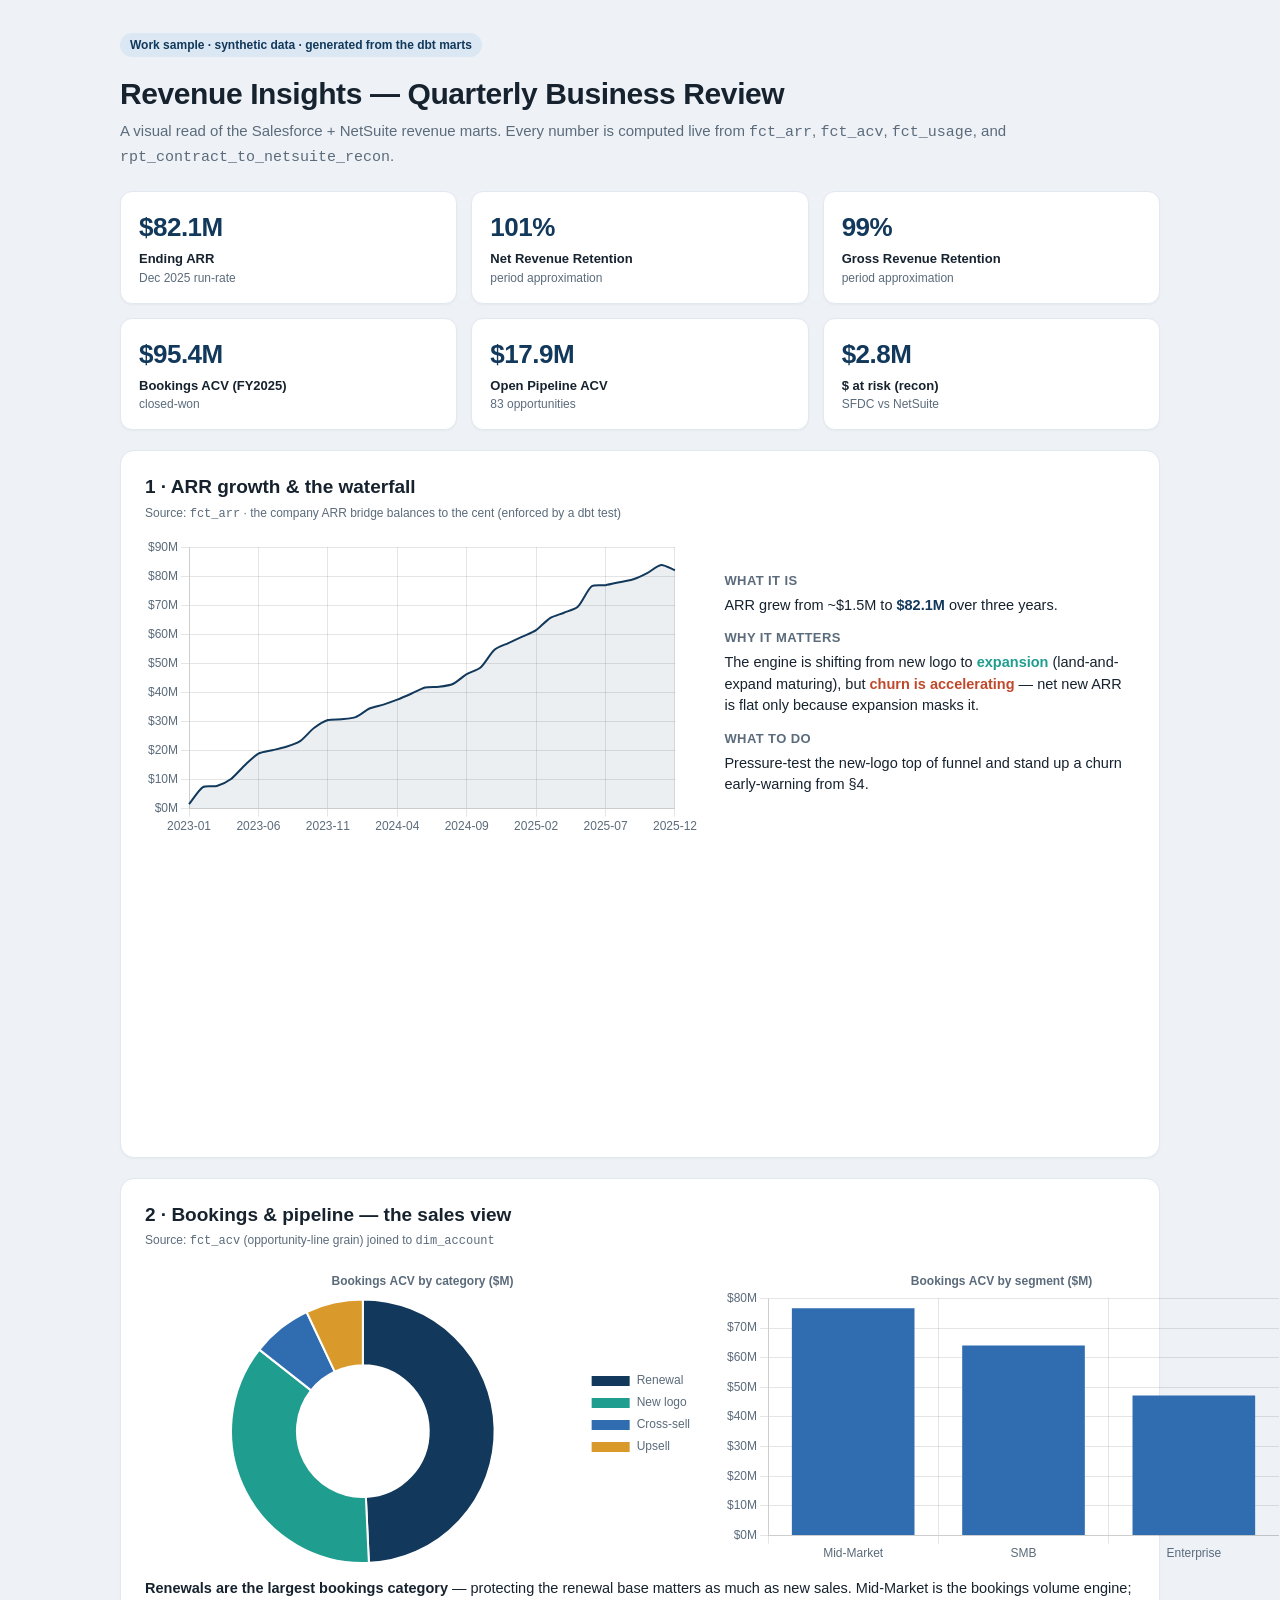
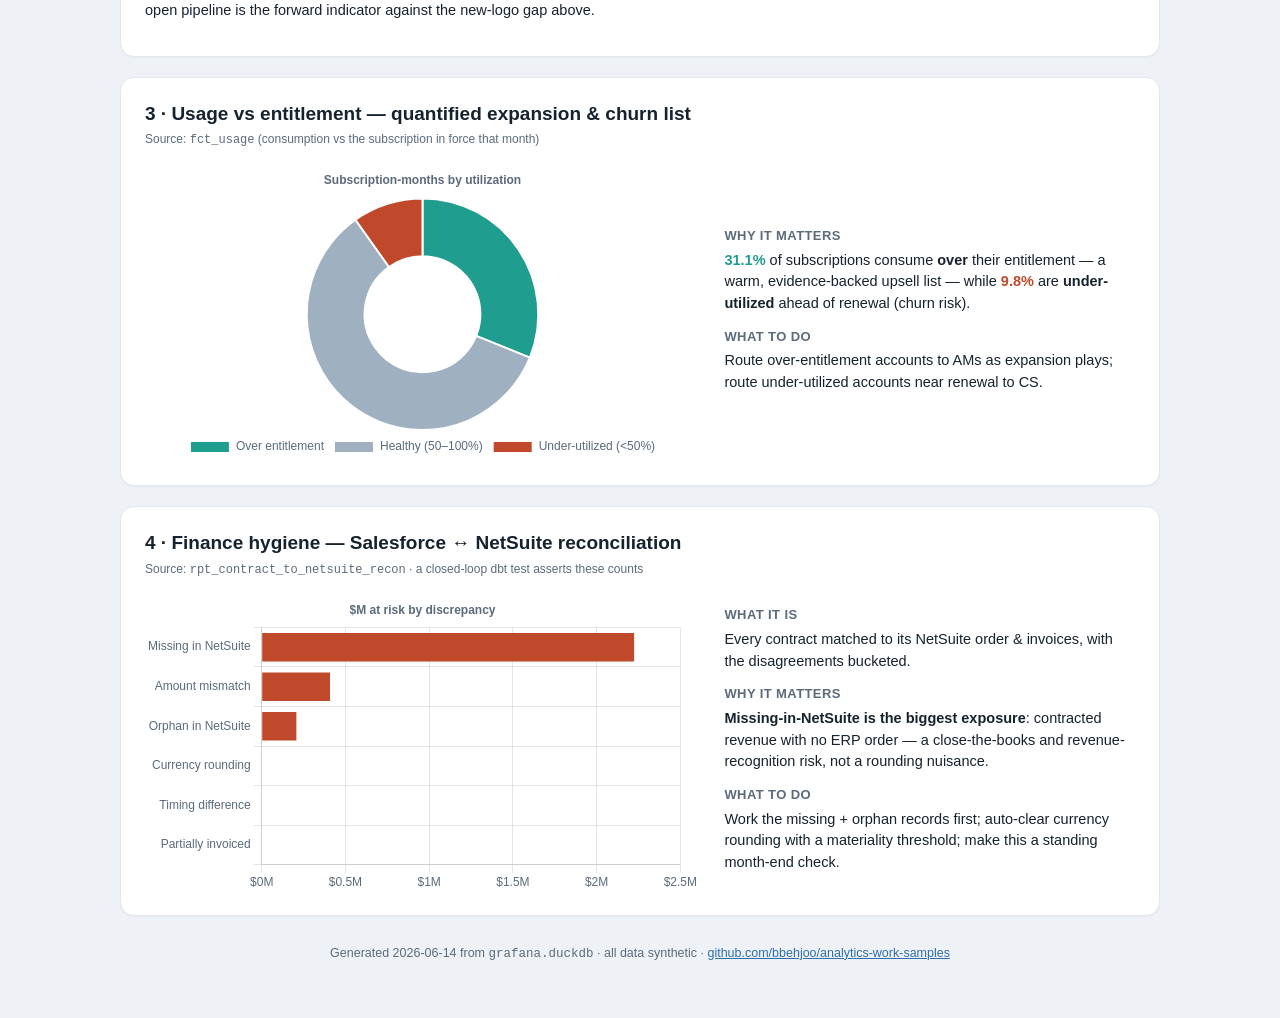
<file: revenue-analytics-dbt/reports/revenue_insights_report.html>
<!doctype html>
<html lang="en">
<head>
<meta charset="utf-8">
<meta name="viewport" content="width=device-width, initial-scale=1">
<title>Revenue Insights — QBR (work sample)</title>
<script>/**
 * Skipped minification because the original files appears to be already minified.
 * Original file: /npm/chart.js@4.4.3/dist/chart.umd.js
 *
 * Do NOT use SRI with dynamically generated files! More information: https://www.jsdelivr.com/using-sri-with-dynamic-files
 */
/*!
 * Chart.js v4.4.3
 * https://www.chartjs.org
 * (c) 2024 Chart.js Contributors
 * Released under the MIT License
 */
!function(t,e){"object"==typeof exports&&"undefined"!=typeof module?module.exports=e():"function"==typeof define&&define.amd?define(e):(t="undefined"!=typeof globalThis?globalThis:t||self).Chart=e()}(this,(function(){"use strict";var t=Object.freeze({__proto__:null,get Colors(){return Go},get Decimation(){return Qo},get Filler(){return ma},get Legend(){return ya},get SubTitle(){return ka},get Title(){return Ma},get Tooltip(){return Ba}});function e(){}const i=(()=>{let t=0;return()=>t++})();function s(t){return null==t}function n(t){if(Array.isArray&&Array.isArray(t))return!0;const e=Object.prototype.toString.call(t);return"[object"===e.slice(0,7)&&"Array]"===e.slice(-6)}function o(t){return null!==t&&"[object Object]"===Object.prototype.toString.call(t)}function a(t){return("number"==typeof t||t instanceof Number)&&isFinite(+t)}function r(t,e){return a(t)?t:e}function l(t,e){return void 0===t?e:t}const h=(t,e)=>"string"==typeof t&&t.endsWith("%")?parseFloat(t)/100:+t/e,c=(t,e)=>"string"==typeof t&&t.endsWith("%")?parseFloat(t)/100*e:+t;function d(t,e,i){if(t&&"function"==typeof t.call)return t.apply(i,e)}function u(t,e,i,s){let a,r,l;if(n(t))if(r=t.length,s)for(a=r-1;a>=0;a--)e.call(i,t[a],a);else for(a=0;a<r;a++)e.call(i,t[a],a);else if(o(t))for(l=Object.keys(t),r=l.length,a=0;a<r;a++)e.call(i,t[l[a]],l[a])}function f(t,e){let i,s,n,o;if(!t||!e||t.length!==e.length)return!1;for(i=0,s=t.length;i<s;++i)if(n=t[i],o=e[i],n.datasetIndex!==o.datasetIndex||n.index!==o.index)return!1;return!0}function g(t){if(n(t))return t.map(g);if(o(t)){const e=Object.create(null),i=Object.keys(t),s=i.length;let n=0;for(;n<s;++n)e[i[n]]=g(t[i[n]]);return e}return t}function p(t){return-1===["__proto__","prototype","constructor"].indexOf(t)}function m(t,e,i,s){if(!p(t))return;const n=e[t],a=i[t];o(n)&&o(a)?x(n,a,s):e[t]=g(a)}function x(t,e,i){const s=n(e)?e:[e],a=s.length;if(!o(t))return t;const r=(i=i||{}).merger||m;let l;for(let e=0;e<a;++e){if(l=s[e],!o(l))continue;const n=Object.keys(l);for(let e=0,s=n.length;e<s;++e)r(n[e],t,l,i)}return t}function b(t,e){return x(t,e,{merger:_})}function _(t,e,i){if(!p(t))return;const s=e[t],n=i[t];o(s)&&o(n)?b(s,n):Object.prototype.hasOwnProperty.call(e,t)||(e[t]=g(n))}const y={"":t=>t,x:t=>t.x,y:t=>t.y};function v(t){const e=t.split("."),i=[];let s="";for(const t of e)s+=t,s.endsWith("\\")?s=s.slice(0,-1)+".":(i.push(s),s="");return i}function M(t,e){const i=y[e]||(y[e]=function(t){const e=v(t);return t=>{for(const i of e){if(""===i)break;t=t&&t[i]}return t}}(e));return i(t)}function w(t){return t.charAt(0).toUpperCase()+t.slice(1)}const k=t=>void 0!==t,S=t=>"function"==typeof t,P=(t,e)=>{if(t.size!==e.size)return!1;for(const i of t)if(!e.has(i))return!1;return!0};function D(t){return"mouseup"===t.type||"click"===t.type||"contextmenu"===t.type}const C=Math.PI,O=2*C,A=O+C,T=Number.POSITIVE_INFINITY,L=C/180,E=C/2,R=C/4,I=2*C/3,z=Math.log10,F=Math.sign;function V(t,e,i){return Math.abs(t-e)<i}function B(t){const e=Math.round(t);t=V(t,e,t/1e3)?e:t;const i=Math.pow(10,Math.floor(z(t))),s=t/i;return(s<=1?1:s<=2?2:s<=5?5:10)*i}function W(t){const e=[],i=Math.sqrt(t);let s;for(s=1;s<i;s++)t%s==0&&(e.push(s),e.push(t/s));return i===(0|i)&&e.push(i),e.sort(((t,e)=>t-e)).pop(),e}function N(t){return!isNaN(parseFloat(t))&&isFinite(t)}function H(t,e){const i=Math.round(t);return i-e<=t&&i+e>=t}function j(t,e,i){let s,n,o;for(s=0,n=t.length;s<n;s++)o=t[s][i],isNaN(o)||(e.min=Math.min(e.min,o),e.max=Math.max(e.max,o))}function $(t){return t*(C/180)}function Y(t){return t*(180/C)}function U(t){if(!a(t))return;let e=1,i=0;for(;Math.round(t*e)/e!==t;)e*=10,i++;return i}function X(t,e){const i=e.x-t.x,s=e.y-t.y,n=Math.sqrt(i*i+s*s);let o=Math.atan2(s,i);return o<-.5*C&&(o+=O),{angle:o,distance:n}}function q(t,e){return Math.sqrt(Math.pow(e.x-t.x,2)+Math.pow(e.y-t.y,2))}function K(t,e){return(t-e+A)%O-C}function G(t){return(t%O+O)%O}function Z(t,e,i,s){const n=G(t),o=G(e),a=G(i),r=G(o-n),l=G(a-n),h=G(n-o),c=G(n-a);return n===o||n===a||s&&o===a||r>l&&h<c}function J(t,e,i){return Math.max(e,Math.min(i,t))}function Q(t){return J(t,-32768,32767)}function tt(t,e,i,s=1e-6){return t>=Math.min(e,i)-s&&t<=Math.max(e,i)+s}function et(t,e,i){i=i||(i=>t[i]<e);let s,n=t.length-1,o=0;for(;n-o>1;)s=o+n>>1,i(s)?o=s:n=s;return{lo:o,hi:n}}const it=(t,e,i,s)=>et(t,i,s?s=>{const n=t[s][e];return n<i||n===i&&t[s+1][e]===i}:s=>t[s][e]<i),st=(t,e,i)=>et(t,i,(s=>t[s][e]>=i));function nt(t,e,i){let s=0,n=t.length;for(;s<n&&t[s]<e;)s++;for(;n>s&&t[n-1]>i;)n--;return s>0||n<t.length?t.slice(s,n):t}const ot=["push","pop","shift","splice","unshift"];function at(t,e){t._chartjs?t._chartjs.listeners.push(e):(Object.defineProperty(t,"_chartjs",{configurable:!0,enumerable:!1,value:{listeners:[e]}}),ot.forEach((e=>{const i="_onData"+w(e),s=t[e];Object.defineProperty(t,e,{configurable:!0,enumerable:!1,value(...e){const n=s.apply(this,e);return t._chartjs.listeners.forEach((t=>{"function"==typeof t[i]&&t[i](...e)})),n}})})))}function rt(t,e){const i=t._chartjs;if(!i)return;const s=i.listeners,n=s.indexOf(e);-1!==n&&s.splice(n,1),s.length>0||(ot.forEach((e=>{delete t[e]})),delete t._chartjs)}function lt(t){const e=new Set(t);return e.size===t.length?t:Array.from(e)}const ht="undefined"==typeof window?function(t){return t()}:window.requestAnimationFrame;function ct(t,e){let i=[],s=!1;return function(...n){i=n,s||(s=!0,ht.call(window,(()=>{s=!1,t.apply(e,i)})))}}function dt(t,e){let i;return function(...s){return e?(clearTimeout(i),i=setTimeout(t,e,s)):t.apply(this,s),e}}const ut=t=>"start"===t?"left":"end"===t?"right":"center",ft=(t,e,i)=>"start"===t?e:"end"===t?i:(e+i)/2,gt=(t,e,i,s)=>t===(s?"left":"right")?i:"center"===t?(e+i)/2:e;function pt(t,e,i){const s=e.length;let n=0,o=s;if(t._sorted){const{iScale:a,_parsed:r}=t,l=a.axis,{min:h,max:c,minDefined:d,maxDefined:u}=a.getUserBounds();d&&(n=J(Math.min(it(r,l,h).lo,i?s:it(e,l,a.getPixelForValue(h)).lo),0,s-1)),o=u?J(Math.max(it(r,a.axis,c,!0).hi+1,i?0:it(e,l,a.getPixelForValue(c),!0).hi+1),n,s)-n:s-n}return{start:n,count:o}}function mt(t){const{xScale:e,yScale:i,_scaleRanges:s}=t,n={xmin:e.min,xmax:e.max,ymin:i.min,ymax:i.max};if(!s)return t._scaleRanges=n,!0;const o=s.xmin!==e.min||s.xmax!==e.max||s.ymin!==i.min||s.ymax!==i.max;return Object.assign(s,n),o}class xt{constructor(){this._request=null,this._charts=new Map,this._running=!1,this._lastDate=void 0}_notify(t,e,i,s){const n=e.listeners[s],o=e.duration;n.forEach((s=>s({chart:t,initial:e.initial,numSteps:o,currentStep:Math.min(i-e.start,o)})))}_refresh(){this._request||(this._running=!0,this._request=ht.call(window,(()=>{this._update(),this._request=null,this._running&&this._refresh()})))}_update(t=Date.now()){let e=0;this._charts.forEach(((i,s)=>{if(!i.running||!i.items.length)return;const n=i.items;let o,a=n.length-1,r=!1;for(;a>=0;--a)o=n[a],o._active?(o._total>i.duration&&(i.duration=o._total),o.tick(t),r=!0):(n[a]=n[n.length-1],n.pop());r&&(s.draw(),this._notify(s,i,t,"progress")),n.length||(i.running=!1,this._notify(s,i,t,"complete"),i.initial=!1),e+=n.length})),this._lastDate=t,0===e&&(this._running=!1)}_getAnims(t){const e=this._charts;let i=e.get(t);return i||(i={running:!1,initial:!0,items:[],listeners:{complete:[],progress:[]}},e.set(t,i)),i}listen(t,e,i){this._getAnims(t).listeners[e].push(i)}add(t,e){e&&e.length&&this._getAnims(t).items.push(...e)}has(t){return this._getAnims(t).items.length>0}start(t){const e=this._charts.get(t);e&&(e.running=!0,e.start=Date.now(),e.duration=e.items.reduce(((t,e)=>Math.max(t,e._duration)),0),this._refresh())}running(t){if(!this._running)return!1;const e=this._charts.get(t);return!!(e&&e.running&&e.items.length)}stop(t){const e=this._charts.get(t);if(!e||!e.items.length)return;const i=e.items;let s=i.length-1;for(;s>=0;--s)i[s].cancel();e.items=[],this._notify(t,e,Date.now(),"complete")}remove(t){return this._charts.delete(t)}}var bt=new xt;
/*!
 * @kurkle/color v0.3.2
 * https://github.com/kurkle/color#readme
 * (c) 2023 Jukka Kurkela
 * Released under the MIT License
 */function _t(t){return t+.5|0}const yt=(t,e,i)=>Math.max(Math.min(t,i),e);function vt(t){return yt(_t(2.55*t),0,255)}function Mt(t){return yt(_t(255*t),0,255)}function wt(t){return yt(_t(t/2.55)/100,0,1)}function kt(t){return yt(_t(100*t),0,100)}const St={0:0,1:1,2:2,3:3,4:4,5:5,6:6,7:7,8:8,9:9,A:10,B:11,C:12,D:13,E:14,F:15,a:10,b:11,c:12,d:13,e:14,f:15},Pt=[..."0123456789ABCDEF"],Dt=t=>Pt[15&t],Ct=t=>Pt[(240&t)>>4]+Pt[15&t],Ot=t=>(240&t)>>4==(15&t);function At(t){var e=(t=>Ot(t.r)&&Ot(t.g)&&Ot(t.b)&&Ot(t.a))(t)?Dt:Ct;return t?"#"+e(t.r)+e(t.g)+e(t.b)+((t,e)=>t<255?e(t):"")(t.a,e):void 0}const Tt=/^(hsla?|hwb|hsv)\(\s*([-+.e\d]+)(?:deg)?[\s,]+([-+.e\d]+)%[\s,]+([-+.e\d]+)%(?:[\s,]+([-+.e\d]+)(%)?)?\s*\)$/;function Lt(t,e,i){const s=e*Math.min(i,1-i),n=(e,n=(e+t/30)%12)=>i-s*Math.max(Math.min(n-3,9-n,1),-1);return[n(0),n(8),n(4)]}function Et(t,e,i){const s=(s,n=(s+t/60)%6)=>i-i*e*Math.max(Math.min(n,4-n,1),0);return[s(5),s(3),s(1)]}function Rt(t,e,i){const s=Lt(t,1,.5);let n;for(e+i>1&&(n=1/(e+i),e*=n,i*=n),n=0;n<3;n++)s[n]*=1-e-i,s[n]+=e;return s}function It(t){const e=t.r/255,i=t.g/255,s=t.b/255,n=Math.max(e,i,s),o=Math.min(e,i,s),a=(n+o)/2;let r,l,h;return n!==o&&(h=n-o,l=a>.5?h/(2-n-o):h/(n+o),r=function(t,e,i,s,n){return t===n?(e-i)/s+(e<i?6:0):e===n?(i-t)/s+2:(t-e)/s+4}(e,i,s,h,n),r=60*r+.5),[0|r,l||0,a]}function zt(t,e,i,s){return(Array.isArray(e)?t(e[0],e[1],e[2]):t(e,i,s)).map(Mt)}function Ft(t,e,i){return zt(Lt,t,e,i)}function Vt(t){return(t%360+360)%360}function Bt(t){const e=Tt.exec(t);let i,s=255;if(!e)return;e[5]!==i&&(s=e[6]?vt(+e[5]):Mt(+e[5]));const n=Vt(+e[2]),o=+e[3]/100,a=+e[4]/100;return i="hwb"===e[1]?function(t,e,i){return zt(Rt,t,e,i)}(n,o,a):"hsv"===e[1]?function(t,e,i){return zt(Et,t,e,i)}(n,o,a):Ft(n,o,a),{r:i[0],g:i[1],b:i[2],a:s}}const Wt={x:"dark",Z:"light",Y:"re",X:"blu",W:"gr",V:"medium",U:"slate",A:"ee",T:"ol",S:"or",B:"ra",C:"lateg",D:"ights",R:"in",Q:"turquois",E:"hi",P:"ro",O:"al",N:"le",M:"de",L:"yello",F:"en",K:"ch",G:"arks",H:"ea",I:"ightg",J:"wh"},Nt={OiceXe:"f0f8ff",antiquewEte:"faebd7",aqua:"ffff",aquamarRe:"7fffd4",azuY:"f0ffff",beige:"f5f5dc",bisque:"ffe4c4",black:"0",blanKedOmond:"ffebcd",Xe:"ff",XeviTet:"8a2be2",bPwn:"a52a2a",burlywood:"deb887",caMtXe:"5f9ea0",KartYuse:"7fff00",KocTate:"d2691e",cSO:"ff7f50",cSnflowerXe:"6495ed",cSnsilk:"fff8dc",crimson:"dc143c",cyan:"ffff",xXe:"8b",xcyan:"8b8b",xgTMnPd:"b8860b",xWay:"a9a9a9",xgYF:"6400",xgYy:"a9a9a9",xkhaki:"bdb76b",xmagFta:"8b008b",xTivegYF:"556b2f",xSange:"ff8c00",xScEd:"9932cc",xYd:"8b0000",xsOmon:"e9967a",xsHgYF:"8fbc8f",xUXe:"483d8b",xUWay:"2f4f4f",xUgYy:"2f4f4f",xQe:"ced1",xviTet:"9400d3",dAppRk:"ff1493",dApskyXe:"bfff",dimWay:"696969",dimgYy:"696969",dodgerXe:"1e90ff",fiYbrick:"b22222",flSOwEte:"fffaf0",foYstWAn:"228b22",fuKsia:"ff00ff",gaRsbSo:"dcdcdc",ghostwEte:"f8f8ff",gTd:"ffd700",gTMnPd:"daa520",Way:"808080",gYF:"8000",gYFLw:"adff2f",gYy:"808080",honeyMw:"f0fff0",hotpRk:"ff69b4",RdianYd:"cd5c5c",Rdigo:"4b0082",ivSy:"fffff0",khaki:"f0e68c",lavFMr:"e6e6fa",lavFMrXsh:"fff0f5",lawngYF:"7cfc00",NmoncEffon:"fffacd",ZXe:"add8e6",ZcSO:"f08080",Zcyan:"e0ffff",ZgTMnPdLw:"fafad2",ZWay:"d3d3d3",ZgYF:"90ee90",ZgYy:"d3d3d3",ZpRk:"ffb6c1",ZsOmon:"ffa07a",ZsHgYF:"20b2aa",ZskyXe:"87cefa",ZUWay:"778899",ZUgYy:"778899",ZstAlXe:"b0c4de",ZLw:"ffffe0",lime:"ff00",limegYF:"32cd32",lRF:"faf0e6",magFta:"ff00ff",maPon:"800000",VaquamarRe:"66cdaa",VXe:"cd",VScEd:"ba55d3",VpurpN:"9370db",VsHgYF:"3cb371",VUXe:"7b68ee",VsprRggYF:"fa9a",VQe:"48d1cc",VviTetYd:"c71585",midnightXe:"191970",mRtcYam:"f5fffa",mistyPse:"ffe4e1",moccasR:"ffe4b5",navajowEte:"ffdead",navy:"80",Tdlace:"fdf5e6",Tive:"808000",TivedBb:"6b8e23",Sange:"ffa500",SangeYd:"ff4500",ScEd:"da70d6",pOegTMnPd:"eee8aa",pOegYF:"98fb98",pOeQe:"afeeee",pOeviTetYd:"db7093",papayawEp:"ffefd5",pHKpuff:"ffdab9",peru:"cd853f",pRk:"ffc0cb",plum:"dda0dd",powMrXe:"b0e0e6",purpN:"800080",YbeccapurpN:"663399",Yd:"ff0000",Psybrown:"bc8f8f",PyOXe:"4169e1",saddNbPwn:"8b4513",sOmon:"fa8072",sandybPwn:"f4a460",sHgYF:"2e8b57",sHshell:"fff5ee",siFna:"a0522d",silver:"c0c0c0",skyXe:"87ceeb",UXe:"6a5acd",UWay:"708090",UgYy:"708090",snow:"fffafa",sprRggYF:"ff7f",stAlXe:"4682b4",tan:"d2b48c",teO:"8080",tEstN:"d8bfd8",tomato:"ff6347",Qe:"40e0d0",viTet:"ee82ee",JHt:"f5deb3",wEte:"ffffff",wEtesmoke:"f5f5f5",Lw:"ffff00",LwgYF:"9acd32"};let Ht;function jt(t){Ht||(Ht=function(){const t={},e=Object.keys(Nt),i=Object.keys(Wt);let s,n,o,a,r;for(s=0;s<e.length;s++){for(a=r=e[s],n=0;n<i.length;n++)o=i[n],r=r.replace(o,Wt[o]);o=parseInt(Nt[a],16),t[r]=[o>>16&255,o>>8&255,255&o]}return t}(),Ht.transparent=[0,0,0,0]);const e=Ht[t.toLowerCase()];return e&&{r:e[0],g:e[1],b:e[2],a:4===e.length?e[3]:255}}const $t=/^rgba?\(\s*([-+.\d]+)(%)?[\s,]+([-+.e\d]+)(%)?[\s,]+([-+.e\d]+)(%)?(?:[\s,/]+([-+.e\d]+)(%)?)?\s*\)$/;const Yt=t=>t<=.0031308?12.92*t:1.055*Math.pow(t,1/2.4)-.055,Ut=t=>t<=.04045?t/12.92:Math.pow((t+.055)/1.055,2.4);function Xt(t,e,i){if(t){let s=It(t);s[e]=Math.max(0,Math.min(s[e]+s[e]*i,0===e?360:1)),s=Ft(s),t.r=s[0],t.g=s[1],t.b=s[2]}}function qt(t,e){return t?Object.assign(e||{},t):t}function Kt(t){var e={r:0,g:0,b:0,a:255};return Array.isArray(t)?t.length>=3&&(e={r:t[0],g:t[1],b:t[2],a:255},t.length>3&&(e.a=Mt(t[3]))):(e=qt(t,{r:0,g:0,b:0,a:1})).a=Mt(e.a),e}function Gt(t){return"r"===t.charAt(0)?function(t){const e=$t.exec(t);let i,s,n,o=255;if(e){if(e[7]!==i){const t=+e[7];o=e[8]?vt(t):yt(255*t,0,255)}return i=+e[1],s=+e[3],n=+e[5],i=255&(e[2]?vt(i):yt(i,0,255)),s=255&(e[4]?vt(s):yt(s,0,255)),n=255&(e[6]?vt(n):yt(n,0,255)),{r:i,g:s,b:n,a:o}}}(t):Bt(t)}class Zt{constructor(t){if(t instanceof Zt)return t;const e=typeof t;let i;var s,n,o;"object"===e?i=Kt(t):"string"===e&&(o=(s=t).length,"#"===s[0]&&(4===o||5===o?n={r:255&17*St[s[1]],g:255&17*St[s[2]],b:255&17*St[s[3]],a:5===o?17*St[s[4]]:255}:7!==o&&9!==o||(n={r:St[s[1]]<<4|St[s[2]],g:St[s[3]]<<4|St[s[4]],b:St[s[5]]<<4|St[s[6]],a:9===o?St[s[7]]<<4|St[s[8]]:255})),i=n||jt(t)||Gt(t)),this._rgb=i,this._valid=!!i}get valid(){return this._valid}get rgb(){var t=qt(this._rgb);return t&&(t.a=wt(t.a)),t}set rgb(t){this._rgb=Kt(t)}rgbString(){return this._valid?(t=this._rgb)&&(t.a<255?`rgba(${t.r}, ${t.g}, ${t.b}, ${wt(t.a)})`:`rgb(${t.r}, ${t.g}, ${t.b})`):void 0;var t}hexString(){return this._valid?At(this._rgb):void 0}hslString(){return this._valid?function(t){if(!t)return;const e=It(t),i=e[0],s=kt(e[1]),n=kt(e[2]);return t.a<255?`hsla(${i}, ${s}%, ${n}%, ${wt(t.a)})`:`hsl(${i}, ${s}%, ${n}%)`}(this._rgb):void 0}mix(t,e){if(t){const i=this.rgb,s=t.rgb;let n;const o=e===n?.5:e,a=2*o-1,r=i.a-s.a,l=((a*r==-1?a:(a+r)/(1+a*r))+1)/2;n=1-l,i.r=255&l*i.r+n*s.r+.5,i.g=255&l*i.g+n*s.g+.5,i.b=255&l*i.b+n*s.b+.5,i.a=o*i.a+(1-o)*s.a,this.rgb=i}return this}interpolate(t,e){return t&&(this._rgb=function(t,e,i){const s=Ut(wt(t.r)),n=Ut(wt(t.g)),o=Ut(wt(t.b));return{r:Mt(Yt(s+i*(Ut(wt(e.r))-s))),g:Mt(Yt(n+i*(Ut(wt(e.g))-n))),b:Mt(Yt(o+i*(Ut(wt(e.b))-o))),a:t.a+i*(e.a-t.a)}}(this._rgb,t._rgb,e)),this}clone(){return new Zt(this.rgb)}alpha(t){return this._rgb.a=Mt(t),this}clearer(t){return this._rgb.a*=1-t,this}greyscale(){const t=this._rgb,e=_t(.3*t.r+.59*t.g+.11*t.b);return t.r=t.g=t.b=e,this}opaquer(t){return this._rgb.a*=1+t,this}negate(){const t=this._rgb;return t.r=255-t.r,t.g=255-t.g,t.b=255-t.b,this}lighten(t){return Xt(this._rgb,2,t),this}darken(t){return Xt(this._rgb,2,-t),this}saturate(t){return Xt(this._rgb,1,t),this}desaturate(t){return Xt(this._rgb,1,-t),this}rotate(t){return function(t,e){var i=It(t);i[0]=Vt(i[0]+e),i=Ft(i),t.r=i[0],t.g=i[1],t.b=i[2]}(this._rgb,t),this}}function Jt(t){if(t&&"object"==typeof t){const e=t.toString();return"[object CanvasPattern]"===e||"[object CanvasGradient]"===e}return!1}function Qt(t){return Jt(t)?t:new Zt(t)}function te(t){return Jt(t)?t:new Zt(t).saturate(.5).darken(.1).hexString()}const ee=["x","y","borderWidth","radius","tension"],ie=["color","borderColor","backgroundColor"];const se=new Map;function ne(t,e,i){return function(t,e){e=e||{};const i=t+JSON.stringify(e);let s=se.get(i);return s||(s=new Intl.NumberFormat(t,e),se.set(i,s)),s}(e,i).format(t)}const oe={values:t=>n(t)?t:""+t,numeric(t,e,i){if(0===t)return"0";const s=this.chart.options.locale;let n,o=t;if(i.length>1){const e=Math.max(Math.abs(i[0].value),Math.abs(i[i.length-1].value));(e<1e-4||e>1e15)&&(n="scientific"),o=function(t,e){let i=e.length>3?e[2].value-e[1].value:e[1].value-e[0].value;Math.abs(i)>=1&&t!==Math.floor(t)&&(i=t-Math.floor(t));return i}(t,i)}const a=z(Math.abs(o)),r=isNaN(a)?1:Math.max(Math.min(-1*Math.floor(a),20),0),l={notation:n,minimumFractionDigits:r,maximumFractionDigits:r};return Object.assign(l,this.options.ticks.format),ne(t,s,l)},logarithmic(t,e,i){if(0===t)return"0";const s=i[e].significand||t/Math.pow(10,Math.floor(z(t)));return[1,2,3,5,10,15].includes(s)||e>.8*i.length?oe.numeric.call(this,t,e,i):""}};var ae={formatters:oe};const re=Object.create(null),le=Object.create(null);function he(t,e){if(!e)return t;const i=e.split(".");for(let e=0,s=i.length;e<s;++e){const s=i[e];t=t[s]||(t[s]=Object.create(null))}return t}function ce(t,e,i){return"string"==typeof e?x(he(t,e),i):x(he(t,""),e)}class de{constructor(t,e){this.animation=void 0,this.backgroundColor="rgba(0,0,0,0.1)",this.borderColor="rgba(0,0,0,0.1)",this.color="#666",this.datasets={},this.devicePixelRatio=t=>t.chart.platform.getDevicePixelRatio(),this.elements={},this.events=["mousemove","mouseout","click","touchstart","touchmove"],this.font={family:"'Helvetica Neue', 'Helvetica', 'Arial', sans-serif",size:12,style:"normal",lineHeight:1.2,weight:null},this.hover={},this.hoverBackgroundColor=(t,e)=>te(e.backgroundColor),this.hoverBorderColor=(t,e)=>te(e.borderColor),this.hoverColor=(t,e)=>te(e.color),this.indexAxis="x",this.interaction={mode:"nearest",intersect:!0,includeInvisible:!1},this.maintainAspectRatio=!0,this.onHover=null,this.onClick=null,this.parsing=!0,this.plugins={},this.responsive=!0,this.scale=void 0,this.scales={},this.showLine=!0,this.drawActiveElementsOnTop=!0,this.describe(t),this.apply(e)}set(t,e){return ce(this,t,e)}get(t){return he(this,t)}describe(t,e){return ce(le,t,e)}override(t,e){return ce(re,t,e)}route(t,e,i,s){const n=he(this,t),a=he(this,i),r="_"+e;Object.defineProperties(n,{[r]:{value:n[e],writable:!0},[e]:{enumerable:!0,get(){const t=this[r],e=a[s];return o(t)?Object.assign({},e,t):l(t,e)},set(t){this[r]=t}}})}apply(t){t.forEach((t=>t(this)))}}var ue=new de({_scriptable:t=>!t.startsWith("on"),_indexable:t=>"events"!==t,hover:{_fallback:"interaction"},interaction:{_scriptable:!1,_indexable:!1}},[function(t){t.set("animation",{delay:void 0,duration:1e3,easing:"easeOutQuart",fn:void 0,from:void 0,loop:void 0,to:void 0,type:void 0}),t.describe("animation",{_fallback:!1,_indexable:!1,_scriptable:t=>"onProgress"!==t&&"onComplete"!==t&&"fn"!==t}),t.set("animations",{colors:{type:"color",properties:ie},numbers:{type:"number",properties:ee}}),t.describe("animations",{_fallback:"animation"}),t.set("transitions",{active:{animation:{duration:400}},resize:{animation:{duration:0}},show:{animations:{colors:{from:"transparent"},visible:{type:"boolean",duration:0}}},hide:{animations:{colors:{to:"transparent"},visible:{type:"boolean",easing:"linear",fn:t=>0|t}}}})},function(t){t.set("layout",{autoPadding:!0,padding:{top:0,right:0,bottom:0,left:0}})},function(t){t.set("scale",{display:!0,offset:!1,reverse:!1,beginAtZero:!1,bounds:"ticks",clip:!0,grace:0,grid:{display:!0,lineWidth:1,drawOnChartArea:!0,drawTicks:!0,tickLength:8,tickWidth:(t,e)=>e.lineWidth,tickColor:(t,e)=>e.color,offset:!1},border:{display:!0,dash:[],dashOffset:0,width:1},title:{display:!1,text:"",padding:{top:4,bottom:4}},ticks:{minRotation:0,maxRotation:50,mirror:!1,textStrokeWidth:0,textStrokeColor:"",padding:3,display:!0,autoSkip:!0,autoSkipPadding:3,labelOffset:0,callback:ae.formatters.values,minor:{},major:{},align:"center",crossAlign:"near",showLabelBackdrop:!1,backdropColor:"rgba(255, 255, 255, 0.75)",backdropPadding:2}}),t.route("scale.ticks","color","","color"),t.route("scale.grid","color","","borderColor"),t.route("scale.border","color","","borderColor"),t.route("scale.title","color","","color"),t.describe("scale",{_fallback:!1,_scriptable:t=>!t.startsWith("before")&&!t.startsWith("after")&&"callback"!==t&&"parser"!==t,_indexable:t=>"borderDash"!==t&&"tickBorderDash"!==t&&"dash"!==t}),t.describe("scales",{_fallback:"scale"}),t.describe("scale.ticks",{_scriptable:t=>"backdropPadding"!==t&&"callback"!==t,_indexable:t=>"backdropPadding"!==t})}]);function fe(){return"undefined"!=typeof window&&"undefined"!=typeof document}function ge(t){let e=t.parentNode;return e&&"[object ShadowRoot]"===e.toString()&&(e=e.host),e}function pe(t,e,i){let s;return"string"==typeof t?(s=parseInt(t,10),-1!==t.indexOf("%")&&(s=s/100*e.parentNode[i])):s=t,s}const me=t=>t.ownerDocument.defaultView.getComputedStyle(t,null);function xe(t,e){return me(t).getPropertyValue(e)}const be=["top","right","bottom","left"];function _e(t,e,i){const s={};i=i?"-"+i:"";for(let n=0;n<4;n++){const o=be[n];s[o]=parseFloat(t[e+"-"+o+i])||0}return s.width=s.left+s.right,s.height=s.top+s.bottom,s}const ye=(t,e,i)=>(t>0||e>0)&&(!i||!i.shadowRoot);function ve(t,e){if("native"in t)return t;const{canvas:i,currentDevicePixelRatio:s}=e,n=me(i),o="border-box"===n.boxSizing,a=_e(n,"padding"),r=_e(n,"border","width"),{x:l,y:h,box:c}=function(t,e){const i=t.touches,s=i&&i.length?i[0]:t,{offsetX:n,offsetY:o}=s;let a,r,l=!1;if(ye(n,o,t.target))a=n,r=o;else{const t=e.getBoundingClientRect();a=s.clientX-t.left,r=s.clientY-t.top,l=!0}return{x:a,y:r,box:l}}(t,i),d=a.left+(c&&r.left),u=a.top+(c&&r.top);let{width:f,height:g}=e;return o&&(f-=a.width+r.width,g-=a.height+r.height),{x:Math.round((l-d)/f*i.width/s),y:Math.round((h-u)/g*i.height/s)}}const Me=t=>Math.round(10*t)/10;function we(t,e,i,s){const n=me(t),o=_e(n,"margin"),a=pe(n.maxWidth,t,"clientWidth")||T,r=pe(n.maxHeight,t,"clientHeight")||T,l=function(t,e,i){let s,n;if(void 0===e||void 0===i){const o=t&&ge(t);if(o){const t=o.getBoundingClientRect(),a=me(o),r=_e(a,"border","width"),l=_e(a,"padding");e=t.width-l.width-r.width,i=t.height-l.height-r.height,s=pe(a.maxWidth,o,"clientWidth"),n=pe(a.maxHeight,o,"clientHeight")}else e=t.clientWidth,i=t.clientHeight}return{width:e,height:i,maxWidth:s||T,maxHeight:n||T}}(t,e,i);let{width:h,height:c}=l;if("content-box"===n.boxSizing){const t=_e(n,"border","width"),e=_e(n,"padding");h-=e.width+t.width,c-=e.height+t.height}h=Math.max(0,h-o.width),c=Math.max(0,s?h/s:c-o.height),h=Me(Math.min(h,a,l.maxWidth)),c=Me(Math.min(c,r,l.maxHeight)),h&&!c&&(c=Me(h/2));return(void 0!==e||void 0!==i)&&s&&l.height&&c>l.height&&(c=l.height,h=Me(Math.floor(c*s))),{width:h,height:c}}function ke(t,e,i){const s=e||1,n=Math.floor(t.height*s),o=Math.floor(t.width*s);t.height=Math.floor(t.height),t.width=Math.floor(t.width);const a=t.canvas;return a.style&&(i||!a.style.height&&!a.style.width)&&(a.style.height=`${t.height}px`,a.style.width=`${t.width}px`),(t.currentDevicePixelRatio!==s||a.height!==n||a.width!==o)&&(t.currentDevicePixelRatio=s,a.height=n,a.width=o,t.ctx.setTransform(s,0,0,s,0,0),!0)}const Se=function(){let t=!1;try{const e={get passive(){return t=!0,!1}};fe()&&(window.addEventListener("test",null,e),window.removeEventListener("test",null,e))}catch(t){}return t}();function Pe(t,e){const i=xe(t,e),s=i&&i.match(/^(\d+)(\.\d+)?px$/);return s?+s[1]:void 0}function De(t){return!t||s(t.size)||s(t.family)?null:(t.style?t.style+" ":"")+(t.weight?t.weight+" ":"")+t.size+"px "+t.family}function Ce(t,e,i,s,n){let o=e[n];return o||(o=e[n]=t.measureText(n).width,i.push(n)),o>s&&(s=o),s}function Oe(t,e,i,s){let o=(s=s||{}).data=s.data||{},a=s.garbageCollect=s.garbageCollect||[];s.font!==e&&(o=s.data={},a=s.garbageCollect=[],s.font=e),t.save(),t.font=e;let r=0;const l=i.length;let h,c,d,u,f;for(h=0;h<l;h++)if(u=i[h],null==u||n(u)){if(n(u))for(c=0,d=u.length;c<d;c++)f=u[c],null==f||n(f)||(r=Ce(t,o,a,r,f))}else r=Ce(t,o,a,r,u);t.restore();const g=a.length/2;if(g>i.length){for(h=0;h<g;h++)delete o[a[h]];a.splice(0,g)}return r}function Ae(t,e,i){const s=t.currentDevicePixelRatio,n=0!==i?Math.max(i/2,.5):0;return Math.round((e-n)*s)/s+n}function Te(t,e){(e||t)&&((e=e||t.getContext("2d")).save(),e.resetTransform(),e.clearRect(0,0,t.width,t.height),e.restore())}function Le(t,e,i,s){Ee(t,e,i,s,null)}function Ee(t,e,i,s,n){let o,a,r,l,h,c,d,u;const f=e.pointStyle,g=e.rotation,p=e.radius;let m=(g||0)*L;if(f&&"object"==typeof f&&(o=f.toString(),"[object HTMLImageElement]"===o||"[object HTMLCanvasElement]"===o))return t.save(),t.translate(i,s),t.rotate(m),t.drawImage(f,-f.width/2,-f.height/2,f.width,f.height),void t.restore();if(!(isNaN(p)||p<=0)){switch(t.beginPath(),f){default:n?t.ellipse(i,s,n/2,p,0,0,O):t.arc(i,s,p,0,O),t.closePath();break;case"triangle":c=n?n/2:p,t.moveTo(i+Math.sin(m)*c,s-Math.cos(m)*p),m+=I,t.lineTo(i+Math.sin(m)*c,s-Math.cos(m)*p),m+=I,t.lineTo(i+Math.sin(m)*c,s-Math.cos(m)*p),t.closePath();break;case"rectRounded":h=.516*p,l=p-h,a=Math.cos(m+R)*l,d=Math.cos(m+R)*(n?n/2-h:l),r=Math.sin(m+R)*l,u=Math.sin(m+R)*(n?n/2-h:l),t.arc(i-d,s-r,h,m-C,m-E),t.arc(i+u,s-a,h,m-E,m),t.arc(i+d,s+r,h,m,m+E),t.arc(i-u,s+a,h,m+E,m+C),t.closePath();break;case"rect":if(!g){l=Math.SQRT1_2*p,c=n?n/2:l,t.rect(i-c,s-l,2*c,2*l);break}m+=R;case"rectRot":d=Math.cos(m)*(n?n/2:p),a=Math.cos(m)*p,r=Math.sin(m)*p,u=Math.sin(m)*(n?n/2:p),t.moveTo(i-d,s-r),t.lineTo(i+u,s-a),t.lineTo(i+d,s+r),t.lineTo(i-u,s+a),t.closePath();break;case"crossRot":m+=R;case"cross":d=Math.cos(m)*(n?n/2:p),a=Math.cos(m)*p,r=Math.sin(m)*p,u=Math.sin(m)*(n?n/2:p),t.moveTo(i-d,s-r),t.lineTo(i+d,s+r),t.moveTo(i+u,s-a),t.lineTo(i-u,s+a);break;case"star":d=Math.cos(m)*(n?n/2:p),a=Math.cos(m)*p,r=Math.sin(m)*p,u=Math.sin(m)*(n?n/2:p),t.moveTo(i-d,s-r),t.lineTo(i+d,s+r),t.moveTo(i+u,s-a),t.lineTo(i-u,s+a),m+=R,d=Math.cos(m)*(n?n/2:p),a=Math.cos(m)*p,r=Math.sin(m)*p,u=Math.sin(m)*(n?n/2:p),t.moveTo(i-d,s-r),t.lineTo(i+d,s+r),t.moveTo(i+u,s-a),t.lineTo(i-u,s+a);break;case"line":a=n?n/2:Math.cos(m)*p,r=Math.sin(m)*p,t.moveTo(i-a,s-r),t.lineTo(i+a,s+r);break;case"dash":t.moveTo(i,s),t.lineTo(i+Math.cos(m)*(n?n/2:p),s+Math.sin(m)*p);break;case!1:t.closePath()}t.fill(),e.borderWidth>0&&t.stroke()}}function Re(t,e,i){return i=i||.5,!e||t&&t.x>e.left-i&&t.x<e.right+i&&t.y>e.top-i&&t.y<e.bottom+i}function Ie(t,e){t.save(),t.beginPath(),t.rect(e.left,e.top,e.right-e.left,e.bottom-e.top),t.clip()}function ze(t){t.restore()}function Fe(t,e,i,s,n){if(!e)return t.lineTo(i.x,i.y);if("middle"===n){const s=(e.x+i.x)/2;t.lineTo(s,e.y),t.lineTo(s,i.y)}else"after"===n!=!!s?t.lineTo(e.x,i.y):t.lineTo(i.x,e.y);t.lineTo(i.x,i.y)}function Ve(t,e,i,s){if(!e)return t.lineTo(i.x,i.y);t.bezierCurveTo(s?e.cp1x:e.cp2x,s?e.cp1y:e.cp2y,s?i.cp2x:i.cp1x,s?i.cp2y:i.cp1y,i.x,i.y)}function Be(t,e,i,s,n){if(n.strikethrough||n.underline){const o=t.measureText(s),a=e-o.actualBoundingBoxLeft,r=e+o.actualBoundingBoxRight,l=i-o.actualBoundingBoxAscent,h=i+o.actualBoundingBoxDescent,c=n.strikethrough?(l+h)/2:h;t.strokeStyle=t.fillStyle,t.beginPath(),t.lineWidth=n.decorationWidth||2,t.moveTo(a,c),t.lineTo(r,c),t.stroke()}}function We(t,e){const i=t.fillStyle;t.fillStyle=e.color,t.fillRect(e.left,e.top,e.width,e.height),t.fillStyle=i}function Ne(t,e,i,o,a,r={}){const l=n(e)?e:[e],h=r.strokeWidth>0&&""!==r.strokeColor;let c,d;for(t.save(),t.font=a.string,function(t,e){e.translation&&t.translate(e.translation[0],e.translation[1]),s(e.rotation)||t.rotate(e.rotation),e.color&&(t.fillStyle=e.color),e.textAlign&&(t.textAlign=e.textAlign),e.textBaseline&&(t.textBaseline=e.textBaseline)}(t,r),c=0;c<l.length;++c)d=l[c],r.backdrop&&We(t,r.backdrop),h&&(r.strokeColor&&(t.strokeStyle=r.strokeColor),s(r.strokeWidth)||(t.lineWidth=r.strokeWidth),t.strokeText(d,i,o,r.maxWidth)),t.fillText(d,i,o,r.maxWidth),Be(t,i,o,d,r),o+=Number(a.lineHeight);t.restore()}function He(t,e){const{x:i,y:s,w:n,h:o,radius:a}=e;t.arc(i+a.topLeft,s+a.topLeft,a.topLeft,1.5*C,C,!0),t.lineTo(i,s+o-a.bottomLeft),t.arc(i+a.bottomLeft,s+o-a.bottomLeft,a.bottomLeft,C,E,!0),t.lineTo(i+n-a.bottomRight,s+o),t.arc(i+n-a.bottomRight,s+o-a.bottomRight,a.bottomRight,E,0,!0),t.lineTo(i+n,s+a.topRight),t.arc(i+n-a.topRight,s+a.topRight,a.topRight,0,-E,!0),t.lineTo(i+a.topLeft,s)}function je(t,e=[""],i,s,n=(()=>t[0])){const o=i||t;void 0===s&&(s=ti("_fallback",t));const a={[Symbol.toStringTag]:"Object",_cacheable:!0,_scopes:t,_rootScopes:o,_fallback:s,_getTarget:n,override:i=>je([i,...t],e,o,s)};return new Proxy(a,{deleteProperty:(e,i)=>(delete e[i],delete e._keys,delete t[0][i],!0),get:(i,s)=>qe(i,s,(()=>function(t,e,i,s){let n;for(const o of e)if(n=ti(Ue(o,t),i),void 0!==n)return Xe(t,n)?Je(i,s,t,n):n}(s,e,t,i))),getOwnPropertyDescriptor:(t,e)=>Reflect.getOwnPropertyDescriptor(t._scopes[0],e),getPrototypeOf:()=>Reflect.getPrototypeOf(t[0]),has:(t,e)=>ei(t).includes(e),ownKeys:t=>ei(t),set(t,e,i){const s=t._storage||(t._storage=n());return t[e]=s[e]=i,delete t._keys,!0}})}function $e(t,e,i,s){const a={_cacheable:!1,_proxy:t,_context:e,_subProxy:i,_stack:new Set,_descriptors:Ye(t,s),setContext:e=>$e(t,e,i,s),override:n=>$e(t.override(n),e,i,s)};return new Proxy(a,{deleteProperty:(e,i)=>(delete e[i],delete t[i],!0),get:(t,e,i)=>qe(t,e,(()=>function(t,e,i){const{_proxy:s,_context:a,_subProxy:r,_descriptors:l}=t;let h=s[e];S(h)&&l.isScriptable(e)&&(h=function(t,e,i,s){const{_proxy:n,_context:o,_subProxy:a,_stack:r}=i;if(r.has(t))throw new Error("Recursion detected: "+Array.from(r).join("->")+"->"+t);r.add(t);let l=e(o,a||s);r.delete(t),Xe(t,l)&&(l=Je(n._scopes,n,t,l));return l}(e,h,t,i));n(h)&&h.length&&(h=function(t,e,i,s){const{_proxy:n,_context:a,_subProxy:r,_descriptors:l}=i;if(void 0!==a.index&&s(t))return e[a.index%e.length];if(o(e[0])){const i=e,s=n._scopes.filter((t=>t!==i));e=[];for(const o of i){const i=Je(s,n,t,o);e.push($e(i,a,r&&r[t],l))}}return e}(e,h,t,l.isIndexable));Xe(e,h)&&(h=$e(h,a,r&&r[e],l));return h}(t,e,i))),getOwnPropertyDescriptor:(e,i)=>e._descriptors.allKeys?Reflect.has(t,i)?{enumerable:!0,configurable:!0}:void 0:Reflect.getOwnPropertyDescriptor(t,i),getPrototypeOf:()=>Reflect.getPrototypeOf(t),has:(e,i)=>Reflect.has(t,i),ownKeys:()=>Reflect.ownKeys(t),set:(e,i,s)=>(t[i]=s,delete e[i],!0)})}function Ye(t,e={scriptable:!0,indexable:!0}){const{_scriptable:i=e.scriptable,_indexable:s=e.indexable,_allKeys:n=e.allKeys}=t;return{allKeys:n,scriptable:i,indexable:s,isScriptable:S(i)?i:()=>i,isIndexable:S(s)?s:()=>s}}const Ue=(t,e)=>t?t+w(e):e,Xe=(t,e)=>o(e)&&"adapters"!==t&&(null===Object.getPrototypeOf(e)||e.constructor===Object);function qe(t,e,i){if(Object.prototype.hasOwnProperty.call(t,e)||"constructor"===e)return t[e];const s=i();return t[e]=s,s}function Ke(t,e,i){return S(t)?t(e,i):t}const Ge=(t,e)=>!0===t?e:"string"==typeof t?M(e,t):void 0;function Ze(t,e,i,s,n){for(const o of e){const e=Ge(i,o);if(e){t.add(e);const o=Ke(e._fallback,i,n);if(void 0!==o&&o!==i&&o!==s)return o}else if(!1===e&&void 0!==s&&i!==s)return null}return!1}function Je(t,e,i,s){const a=e._rootScopes,r=Ke(e._fallback,i,s),l=[...t,...a],h=new Set;h.add(s);let c=Qe(h,l,i,r||i,s);return null!==c&&((void 0===r||r===i||(c=Qe(h,l,r,c,s),null!==c))&&je(Array.from(h),[""],a,r,(()=>function(t,e,i){const s=t._getTarget();e in s||(s[e]={});const a=s[e];if(n(a)&&o(i))return i;return a||{}}(e,i,s))))}function Qe(t,e,i,s,n){for(;i;)i=Ze(t,e,i,s,n);return i}function ti(t,e){for(const i of e){if(!i)continue;const e=i[t];if(void 0!==e)return e}}function ei(t){let e=t._keys;return e||(e=t._keys=function(t){const e=new Set;for(const i of t)for(const t of Object.keys(i).filter((t=>!t.startsWith("_"))))e.add(t);return Array.from(e)}(t._scopes)),e}function ii(t,e,i,s){const{iScale:n}=t,{key:o="r"}=this._parsing,a=new Array(s);let r,l,h,c;for(r=0,l=s;r<l;++r)h=r+i,c=e[h],a[r]={r:n.parse(M(c,o),h)};return a}const si=Number.EPSILON||1e-14,ni=(t,e)=>e<t.length&&!t[e].skip&&t[e],oi=t=>"x"===t?"y":"x";function ai(t,e,i,s){const n=t.skip?e:t,o=e,a=i.skip?e:i,r=q(o,n),l=q(a,o);let h=r/(r+l),c=l/(r+l);h=isNaN(h)?0:h,c=isNaN(c)?0:c;const d=s*h,u=s*c;return{previous:{x:o.x-d*(a.x-n.x),y:o.y-d*(a.y-n.y)},next:{x:o.x+u*(a.x-n.x),y:o.y+u*(a.y-n.y)}}}function ri(t,e="x"){const i=oi(e),s=t.length,n=Array(s).fill(0),o=Array(s);let a,r,l,h=ni(t,0);for(a=0;a<s;++a)if(r=l,l=h,h=ni(t,a+1),l){if(h){const t=h[e]-l[e];n[a]=0!==t?(h[i]-l[i])/t:0}o[a]=r?h?F(n[a-1])!==F(n[a])?0:(n[a-1]+n[a])/2:n[a-1]:n[a]}!function(t,e,i){const s=t.length;let n,o,a,r,l,h=ni(t,0);for(let c=0;c<s-1;++c)l=h,h=ni(t,c+1),l&&h&&(V(e[c],0,si)?i[c]=i[c+1]=0:(n=i[c]/e[c],o=i[c+1]/e[c],r=Math.pow(n,2)+Math.pow(o,2),r<=9||(a=3/Math.sqrt(r),i[c]=n*a*e[c],i[c+1]=o*a*e[c])))}(t,n,o),function(t,e,i="x"){const s=oi(i),n=t.length;let o,a,r,l=ni(t,0);for(let h=0;h<n;++h){if(a=r,r=l,l=ni(t,h+1),!r)continue;const n=r[i],c=r[s];a&&(o=(n-a[i])/3,r[`cp1${i}`]=n-o,r[`cp1${s}`]=c-o*e[h]),l&&(o=(l[i]-n)/3,r[`cp2${i}`]=n+o,r[`cp2${s}`]=c+o*e[h])}}(t,o,e)}function li(t,e,i){return Math.max(Math.min(t,i),e)}function hi(t,e,i,s,n){let o,a,r,l;if(e.spanGaps&&(t=t.filter((t=>!t.skip))),"monotone"===e.cubicInterpolationMode)ri(t,n);else{let i=s?t[t.length-1]:t[0];for(o=0,a=t.length;o<a;++o)r=t[o],l=ai(i,r,t[Math.min(o+1,a-(s?0:1))%a],e.tension),r.cp1x=l.previous.x,r.cp1y=l.previous.y,r.cp2x=l.next.x,r.cp2y=l.next.y,i=r}e.capBezierPoints&&function(t,e){let i,s,n,o,a,r=Re(t[0],e);for(i=0,s=t.length;i<s;++i)a=o,o=r,r=i<s-1&&Re(t[i+1],e),o&&(n=t[i],a&&(n.cp1x=li(n.cp1x,e.left,e.right),n.cp1y=li(n.cp1y,e.top,e.bottom)),r&&(n.cp2x=li(n.cp2x,e.left,e.right),n.cp2y=li(n.cp2y,e.top,e.bottom)))}(t,i)}const ci=t=>0===t||1===t,di=(t,e,i)=>-Math.pow(2,10*(t-=1))*Math.sin((t-e)*O/i),ui=(t,e,i)=>Math.pow(2,-10*t)*Math.sin((t-e)*O/i)+1,fi={linear:t=>t,easeInQuad:t=>t*t,easeOutQuad:t=>-t*(t-2),easeInOutQuad:t=>(t/=.5)<1?.5*t*t:-.5*(--t*(t-2)-1),easeInCubic:t=>t*t*t,easeOutCubic:t=>(t-=1)*t*t+1,easeInOutCubic:t=>(t/=.5)<1?.5*t*t*t:.5*((t-=2)*t*t+2),easeInQuart:t=>t*t*t*t,easeOutQuart:t=>-((t-=1)*t*t*t-1),easeInOutQuart:t=>(t/=.5)<1?.5*t*t*t*t:-.5*((t-=2)*t*t*t-2),easeInQuint:t=>t*t*t*t*t,easeOutQuint:t=>(t-=1)*t*t*t*t+1,easeInOutQuint:t=>(t/=.5)<1?.5*t*t*t*t*t:.5*((t-=2)*t*t*t*t+2),easeInSine:t=>1-Math.cos(t*E),easeOutSine:t=>Math.sin(t*E),easeInOutSine:t=>-.5*(Math.cos(C*t)-1),easeInExpo:t=>0===t?0:Math.pow(2,10*(t-1)),easeOutExpo:t=>1===t?1:1-Math.pow(2,-10*t),easeInOutExpo:t=>ci(t)?t:t<.5?.5*Math.pow(2,10*(2*t-1)):.5*(2-Math.pow(2,-10*(2*t-1))),easeInCirc:t=>t>=1?t:-(Math.sqrt(1-t*t)-1),easeOutCirc:t=>Math.sqrt(1-(t-=1)*t),easeInOutCirc:t=>(t/=.5)<1?-.5*(Math.sqrt(1-t*t)-1):.5*(Math.sqrt(1-(t-=2)*t)+1),easeInElastic:t=>ci(t)?t:di(t,.075,.3),easeOutElastic:t=>ci(t)?t:ui(t,.075,.3),easeInOutElastic(t){const e=.1125;return ci(t)?t:t<.5?.5*di(2*t,e,.45):.5+.5*ui(2*t-1,e,.45)},easeInBack(t){const e=1.70158;return t*t*((e+1)*t-e)},easeOutBack(t){const e=1.70158;return(t-=1)*t*((e+1)*t+e)+1},easeInOutBack(t){let e=1.70158;return(t/=.5)<1?t*t*((1+(e*=1.525))*t-e)*.5:.5*((t-=2)*t*((1+(e*=1.525))*t+e)+2)},easeInBounce:t=>1-fi.easeOutBounce(1-t),easeOutBounce(t){const e=7.5625,i=2.75;return t<1/i?e*t*t:t<2/i?e*(t-=1.5/i)*t+.75:t<2.5/i?e*(t-=2.25/i)*t+.9375:e*(t-=2.625/i)*t+.984375},easeInOutBounce:t=>t<.5?.5*fi.easeInBounce(2*t):.5*fi.easeOutBounce(2*t-1)+.5};function gi(t,e,i,s){return{x:t.x+i*(e.x-t.x),y:t.y+i*(e.y-t.y)}}function pi(t,e,i,s){return{x:t.x+i*(e.x-t.x),y:"middle"===s?i<.5?t.y:e.y:"after"===s?i<1?t.y:e.y:i>0?e.y:t.y}}function mi(t,e,i,s){const n={x:t.cp2x,y:t.cp2y},o={x:e.cp1x,y:e.cp1y},a=gi(t,n,i),r=gi(n,o,i),l=gi(o,e,i),h=gi(a,r,i),c=gi(r,l,i);return gi(h,c,i)}const xi=/^(normal|(\d+(?:\.\d+)?)(px|em|%)?)$/,bi=/^(normal|italic|initial|inherit|unset|(oblique( -?[0-9]?[0-9]deg)?))$/;function _i(t,e){const i=(""+t).match(xi);if(!i||"normal"===i[1])return 1.2*e;switch(t=+i[2],i[3]){case"px":return t;case"%":t/=100}return e*t}const yi=t=>+t||0;function vi(t,e){const i={},s=o(e),n=s?Object.keys(e):e,a=o(t)?s?i=>l(t[i],t[e[i]]):e=>t[e]:()=>t;for(const t of n)i[t]=yi(a(t));return i}function Mi(t){return vi(t,{top:"y",right:"x",bottom:"y",left:"x"})}function wi(t){return vi(t,["topLeft","topRight","bottomLeft","bottomRight"])}function ki(t){const e=Mi(t);return e.width=e.left+e.right,e.height=e.top+e.bottom,e}function Si(t,e){t=t||{},e=e||ue.font;let i=l(t.size,e.size);"string"==typeof i&&(i=parseInt(i,10));let s=l(t.style,e.style);s&&!(""+s).match(bi)&&(console.warn('Invalid font style specified: "'+s+'"'),s=void 0);const n={family:l(t.family,e.family),lineHeight:_i(l(t.lineHeight,e.lineHeight),i),size:i,style:s,weight:l(t.weight,e.weight),string:""};return n.string=De(n),n}function Pi(t,e,i,s){let o,a,r,l=!0;for(o=0,a=t.length;o<a;++o)if(r=t[o],void 0!==r&&(void 0!==e&&"function"==typeof r&&(r=r(e),l=!1),void 0!==i&&n(r)&&(r=r[i%r.length],l=!1),void 0!==r))return s&&!l&&(s.cacheable=!1),r}function Di(t,e,i){const{min:s,max:n}=t,o=c(e,(n-s)/2),a=(t,e)=>i&&0===t?0:t+e;return{min:a(s,-Math.abs(o)),max:a(n,o)}}function Ci(t,e){return Object.assign(Object.create(t),e)}function Oi(t,e,i){return t?function(t,e){return{x:i=>t+t+e-i,setWidth(t){e=t},textAlign:t=>"center"===t?t:"right"===t?"left":"right",xPlus:(t,e)=>t-e,leftForLtr:(t,e)=>t-e}}(e,i):{x:t=>t,setWidth(t){},textAlign:t=>t,xPlus:(t,e)=>t+e,leftForLtr:(t,e)=>t}}function Ai(t,e){let i,s;"ltr"!==e&&"rtl"!==e||(i=t.canvas.style,s=[i.getPropertyValue("direction"),i.getPropertyPriority("direction")],i.setProperty("direction",e,"important"),t.prevTextDirection=s)}function Ti(t,e){void 0!==e&&(delete t.prevTextDirection,t.canvas.style.setProperty("direction",e[0],e[1]))}function Li(t){return"angle"===t?{between:Z,compare:K,normalize:G}:{between:tt,compare:(t,e)=>t-e,normalize:t=>t}}function Ei({start:t,end:e,count:i,loop:s,style:n}){return{start:t%i,end:e%i,loop:s&&(e-t+1)%i==0,style:n}}function Ri(t,e,i){if(!i)return[t];const{property:s,start:n,end:o}=i,a=e.length,{compare:r,between:l,normalize:h}=Li(s),{start:c,end:d,loop:u,style:f}=function(t,e,i){const{property:s,start:n,end:o}=i,{between:a,normalize:r}=Li(s),l=e.length;let h,c,{start:d,end:u,loop:f}=t;if(f){for(d+=l,u+=l,h=0,c=l;h<c&&a(r(e[d%l][s]),n,o);++h)d--,u--;d%=l,u%=l}return u<d&&(u+=l),{start:d,end:u,loop:f,style:t.style}}(t,e,i),g=[];let p,m,x,b=!1,_=null;const y=()=>b||l(n,x,p)&&0!==r(n,x),v=()=>!b||0===r(o,p)||l(o,x,p);for(let t=c,i=c;t<=d;++t)m=e[t%a],m.skip||(p=h(m[s]),p!==x&&(b=l(p,n,o),null===_&&y()&&(_=0===r(p,n)?t:i),null!==_&&v()&&(g.push(Ei({start:_,end:t,loop:u,count:a,style:f})),_=null),i=t,x=p));return null!==_&&g.push(Ei({start:_,end:d,loop:u,count:a,style:f})),g}function Ii(t,e){const i=[],s=t.segments;for(let n=0;n<s.length;n++){const o=Ri(s[n],t.points,e);o.length&&i.push(...o)}return i}function zi(t,e){const i=t.points,s=t.options.spanGaps,n=i.length;if(!n)return[];const o=!!t._loop,{start:a,end:r}=function(t,e,i,s){let n=0,o=e-1;if(i&&!s)for(;n<e&&!t[n].skip;)n++;for(;n<e&&t[n].skip;)n++;for(n%=e,i&&(o+=n);o>n&&t[o%e].skip;)o--;return o%=e,{start:n,end:o}}(i,n,o,s);if(!0===s)return Fi(t,[{start:a,end:r,loop:o}],i,e);return Fi(t,function(t,e,i,s){const n=t.length,o=[];let a,r=e,l=t[e];for(a=e+1;a<=i;++a){const i=t[a%n];i.skip||i.stop?l.skip||(s=!1,o.push({start:e%n,end:(a-1)%n,loop:s}),e=r=i.stop?a:null):(r=a,l.skip&&(e=a)),l=i}return null!==r&&o.push({start:e%n,end:r%n,loop:s}),o}(i,a,r<a?r+n:r,!!t._fullLoop&&0===a&&r===n-1),i,e)}function Fi(t,e,i,s){return s&&s.setContext&&i?function(t,e,i,s){const n=t._chart.getContext(),o=Vi(t.options),{_datasetIndex:a,options:{spanGaps:r}}=t,l=i.length,h=[];let c=o,d=e[0].start,u=d;function f(t,e,s,n){const o=r?-1:1;if(t!==e){for(t+=l;i[t%l].skip;)t-=o;for(;i[e%l].skip;)e+=o;t%l!=e%l&&(h.push({start:t%l,end:e%l,loop:s,style:n}),c=n,d=e%l)}}for(const t of e){d=r?d:t.start;let e,o=i[d%l];for(u=d+1;u<=t.end;u++){const r=i[u%l];e=Vi(s.setContext(Ci(n,{type:"segment",p0:o,p1:r,p0DataIndex:(u-1)%l,p1DataIndex:u%l,datasetIndex:a}))),Bi(e,c)&&f(d,u-1,t.loop,c),o=r,c=e}d<u-1&&f(d,u-1,t.loop,c)}return h}(t,e,i,s):e}function Vi(t){return{backgroundColor:t.backgroundColor,borderCapStyle:t.borderCapStyle,borderDash:t.borderDash,borderDashOffset:t.borderDashOffset,borderJoinStyle:t.borderJoinStyle,borderWidth:t.borderWidth,borderColor:t.borderColor}}function Bi(t,e){if(!e)return!1;const i=[],s=function(t,e){return Jt(e)?(i.includes(e)||i.push(e),i.indexOf(e)):e};return JSON.stringify(t,s)!==JSON.stringify(e,s)}var Wi=Object.freeze({__proto__:null,HALF_PI:E,INFINITY:T,PI:C,PITAU:A,QUARTER_PI:R,RAD_PER_DEG:L,TAU:O,TWO_THIRDS_PI:I,_addGrace:Di,_alignPixel:Ae,_alignStartEnd:ft,_angleBetween:Z,_angleDiff:K,_arrayUnique:lt,_attachContext:$e,_bezierCurveTo:Ve,_bezierInterpolation:mi,_boundSegment:Ri,_boundSegments:Ii,_capitalize:w,_computeSegments:zi,_createResolver:je,_decimalPlaces:U,_deprecated:function(t,e,i,s){void 0!==e&&console.warn(t+': "'+i+'" is deprecated. Please use "'+s+'" instead')},_descriptors:Ye,_elementsEqual:f,_factorize:W,_filterBetween:nt,_getParentNode:ge,_getStartAndCountOfVisiblePoints:pt,_int16Range:Q,_isBetween:tt,_isClickEvent:D,_isDomSupported:fe,_isPointInArea:Re,_limitValue:J,_longestText:Oe,_lookup:et,_lookupByKey:it,_measureText:Ce,_merger:m,_mergerIf:_,_normalizeAngle:G,_parseObjectDataRadialScale:ii,_pointInLine:gi,_readValueToProps:vi,_rlookupByKey:st,_scaleRangesChanged:mt,_setMinAndMaxByKey:j,_splitKey:v,_steppedInterpolation:pi,_steppedLineTo:Fe,_textX:gt,_toLeftRightCenter:ut,_updateBezierControlPoints:hi,addRoundedRectPath:He,almostEquals:V,almostWhole:H,callback:d,clearCanvas:Te,clipArea:Ie,clone:g,color:Qt,createContext:Ci,debounce:dt,defined:k,distanceBetweenPoints:q,drawPoint:Le,drawPointLegend:Ee,each:u,easingEffects:fi,finiteOrDefault:r,fontString:function(t,e,i){return e+" "+t+"px "+i},formatNumber:ne,getAngleFromPoint:X,getHoverColor:te,getMaximumSize:we,getRelativePosition:ve,getRtlAdapter:Oi,getStyle:xe,isArray:n,isFinite:a,isFunction:S,isNullOrUndef:s,isNumber:N,isObject:o,isPatternOrGradient:Jt,listenArrayEvents:at,log10:z,merge:x,mergeIf:b,niceNum:B,noop:e,overrideTextDirection:Ai,readUsedSize:Pe,renderText:Ne,requestAnimFrame:ht,resolve:Pi,resolveObjectKey:M,restoreTextDirection:Ti,retinaScale:ke,setsEqual:P,sign:F,splineCurve:ai,splineCurveMonotone:ri,supportsEventListenerOptions:Se,throttled:ct,toDegrees:Y,toDimension:c,toFont:Si,toFontString:De,toLineHeight:_i,toPadding:ki,toPercentage:h,toRadians:$,toTRBL:Mi,toTRBLCorners:wi,uid:i,unclipArea:ze,unlistenArrayEvents:rt,valueOrDefault:l});function Ni(t,e,i,s){const{controller:n,data:o,_sorted:a}=t,r=n._cachedMeta.iScale;if(r&&e===r.axis&&"r"!==e&&a&&o.length){const t=r._reversePixels?st:it;if(!s)return t(o,e,i);if(n._sharedOptions){const s=o[0],n="function"==typeof s.getRange&&s.getRange(e);if(n){const s=t(o,e,i-n),a=t(o,e,i+n);return{lo:s.lo,hi:a.hi}}}}return{lo:0,hi:o.length-1}}function Hi(t,e,i,s,n){const o=t.getSortedVisibleDatasetMetas(),a=i[e];for(let t=0,i=o.length;t<i;++t){const{index:i,data:r}=o[t],{lo:l,hi:h}=Ni(o[t],e,a,n);for(let t=l;t<=h;++t){const e=r[t];e.skip||s(e,i,t)}}}function ji(t,e,i,s,n){const o=[];if(!n&&!t.isPointInArea(e))return o;return Hi(t,i,e,(function(i,a,r){(n||Re(i,t.chartArea,0))&&i.inRange(e.x,e.y,s)&&o.push({element:i,datasetIndex:a,index:r})}),!0),o}function $i(t,e,i,s,n,o){let a=[];const r=function(t){const e=-1!==t.indexOf("x"),i=-1!==t.indexOf("y");return function(t,s){const n=e?Math.abs(t.x-s.x):0,o=i?Math.abs(t.y-s.y):0;return Math.sqrt(Math.pow(n,2)+Math.pow(o,2))}}(i);let l=Number.POSITIVE_INFINITY;return Hi(t,i,e,(function(i,h,c){const d=i.inRange(e.x,e.y,n);if(s&&!d)return;const u=i.getCenterPoint(n);if(!(!!o||t.isPointInArea(u))&&!d)return;const f=r(e,u);f<l?(a=[{element:i,datasetIndex:h,index:c}],l=f):f===l&&a.push({element:i,datasetIndex:h,index:c})})),a}function Yi(t,e,i,s,n,o){return o||t.isPointInArea(e)?"r"!==i||s?$i(t,e,i,s,n,o):function(t,e,i,s){let n=[];return Hi(t,i,e,(function(t,i,o){const{startAngle:a,endAngle:r}=t.getProps(["startAngle","endAngle"],s),{angle:l}=X(t,{x:e.x,y:e.y});Z(l,a,r)&&n.push({element:t,datasetIndex:i,index:o})})),n}(t,e,i,n):[]}function Ui(t,e,i,s,n){const o=[],a="x"===i?"inXRange":"inYRange";let r=!1;return Hi(t,i,e,((t,s,l)=>{t[a](e[i],n)&&(o.push({element:t,datasetIndex:s,index:l}),r=r||t.inRange(e.x,e.y,n))})),s&&!r?[]:o}var Xi={evaluateInteractionItems:Hi,modes:{index(t,e,i,s){const n=ve(e,t),o=i.axis||"x",a=i.includeInvisible||!1,r=i.intersect?ji(t,n,o,s,a):Yi(t,n,o,!1,s,a),l=[];return r.length?(t.getSortedVisibleDatasetMetas().forEach((t=>{const e=r[0].index,i=t.data[e];i&&!i.skip&&l.push({element:i,datasetIndex:t.index,index:e})})),l):[]},dataset(t,e,i,s){const n=ve(e,t),o=i.axis||"xy",a=i.includeInvisible||!1;let r=i.intersect?ji(t,n,o,s,a):Yi(t,n,o,!1,s,a);if(r.length>0){const e=r[0].datasetIndex,i=t.getDatasetMeta(e).data;r=[];for(let t=0;t<i.length;++t)r.push({element:i[t],datasetIndex:e,index:t})}return r},point:(t,e,i,s)=>ji(t,ve(e,t),i.axis||"xy",s,i.includeInvisible||!1),nearest(t,e,i,s){const n=ve(e,t),o=i.axis||"xy",a=i.includeInvisible||!1;return Yi(t,n,o,i.intersect,s,a)},x:(t,e,i,s)=>Ui(t,ve(e,t),"x",i.intersect,s),y:(t,e,i,s)=>Ui(t,ve(e,t),"y",i.intersect,s)}};const qi=["left","top","right","bottom"];function Ki(t,e){return t.filter((t=>t.pos===e))}function Gi(t,e){return t.filter((t=>-1===qi.indexOf(t.pos)&&t.box.axis===e))}function Zi(t,e){return t.sort(((t,i)=>{const s=e?i:t,n=e?t:i;return s.weight===n.weight?s.index-n.index:s.weight-n.weight}))}function Ji(t,e){const i=function(t){const e={};for(const i of t){const{stack:t,pos:s,stackWeight:n}=i;if(!t||!qi.includes(s))continue;const o=e[t]||(e[t]={count:0,placed:0,weight:0,size:0});o.count++,o.weight+=n}return e}(t),{vBoxMaxWidth:s,hBoxMaxHeight:n}=e;let o,a,r;for(o=0,a=t.length;o<a;++o){r=t[o];const{fullSize:a}=r.box,l=i[r.stack],h=l&&r.stackWeight/l.weight;r.horizontal?(r.width=h?h*s:a&&e.availableWidth,r.height=n):(r.width=s,r.height=h?h*n:a&&e.availableHeight)}return i}function Qi(t,e,i,s){return Math.max(t[i],e[i])+Math.max(t[s],e[s])}function ts(t,e){t.top=Math.max(t.top,e.top),t.left=Math.max(t.left,e.left),t.bottom=Math.max(t.bottom,e.bottom),t.right=Math.max(t.right,e.right)}function es(t,e,i,s){const{pos:n,box:a}=i,r=t.maxPadding;if(!o(n)){i.size&&(t[n]-=i.size);const e=s[i.stack]||{size:0,count:1};e.size=Math.max(e.size,i.horizontal?a.height:a.width),i.size=e.size/e.count,t[n]+=i.size}a.getPadding&&ts(r,a.getPadding());const l=Math.max(0,e.outerWidth-Qi(r,t,"left","right")),h=Math.max(0,e.outerHeight-Qi(r,t,"top","bottom")),c=l!==t.w,d=h!==t.h;return t.w=l,t.h=h,i.horizontal?{same:c,other:d}:{same:d,other:c}}function is(t,e){const i=e.maxPadding;function s(t){const s={left:0,top:0,right:0,bottom:0};return t.forEach((t=>{s[t]=Math.max(e[t],i[t])})),s}return s(t?["left","right"]:["top","bottom"])}function ss(t,e,i,s){const n=[];let o,a,r,l,h,c;for(o=0,a=t.length,h=0;o<a;++o){r=t[o],l=r.box,l.update(r.width||e.w,r.height||e.h,is(r.horizontal,e));const{same:a,other:d}=es(e,i,r,s);h|=a&&n.length,c=c||d,l.fullSize||n.push(r)}return h&&ss(n,e,i,s)||c}function ns(t,e,i,s,n){t.top=i,t.left=e,t.right=e+s,t.bottom=i+n,t.width=s,t.height=n}function os(t,e,i,s){const n=i.padding;let{x:o,y:a}=e;for(const r of t){const t=r.box,l=s[r.stack]||{count:1,placed:0,weight:1},h=r.stackWeight/l.weight||1;if(r.horizontal){const s=e.w*h,o=l.size||t.height;k(l.start)&&(a=l.start),t.fullSize?ns(t,n.left,a,i.outerWidth-n.right-n.left,o):ns(t,e.left+l.placed,a,s,o),l.start=a,l.placed+=s,a=t.bottom}else{const s=e.h*h,a=l.size||t.width;k(l.start)&&(o=l.start),t.fullSize?ns(t,o,n.top,a,i.outerHeight-n.bottom-n.top):ns(t,o,e.top+l.placed,a,s),l.start=o,l.placed+=s,o=t.right}}e.x=o,e.y=a}var as={addBox(t,e){t.boxes||(t.boxes=[]),e.fullSize=e.fullSize||!1,e.position=e.position||"top",e.weight=e.weight||0,e._layers=e._layers||function(){return[{z:0,draw(t){e.draw(t)}}]},t.boxes.push(e)},removeBox(t,e){const i=t.boxes?t.boxes.indexOf(e):-1;-1!==i&&t.boxes.splice(i,1)},configure(t,e,i){e.fullSize=i.fullSize,e.position=i.position,e.weight=i.weight},update(t,e,i,s){if(!t)return;const n=ki(t.options.layout.padding),o=Math.max(e-n.width,0),a=Math.max(i-n.height,0),r=function(t){const e=function(t){const e=[];let i,s,n,o,a,r;for(i=0,s=(t||[]).length;i<s;++i)n=t[i],({position:o,options:{stack:a,stackWeight:r=1}}=n),e.push({index:i,box:n,pos:o,horizontal:n.isHorizontal(),weight:n.weight,stack:a&&o+a,stackWeight:r});return e}(t),i=Zi(e.filter((t=>t.box.fullSize)),!0),s=Zi(Ki(e,"left"),!0),n=Zi(Ki(e,"right")),o=Zi(Ki(e,"top"),!0),a=Zi(Ki(e,"bottom")),r=Gi(e,"x"),l=Gi(e,"y");return{fullSize:i,leftAndTop:s.concat(o),rightAndBottom:n.concat(l).concat(a).concat(r),chartArea:Ki(e,"chartArea"),vertical:s.concat(n).concat(l),horizontal:o.concat(a).concat(r)}}(t.boxes),l=r.vertical,h=r.horizontal;u(t.boxes,(t=>{"function"==typeof t.beforeLayout&&t.beforeLayout()}));const c=l.reduce(((t,e)=>e.box.options&&!1===e.box.options.display?t:t+1),0)||1,d=Object.freeze({outerWidth:e,outerHeight:i,padding:n,availableWidth:o,availableHeight:a,vBoxMaxWidth:o/2/c,hBoxMaxHeight:a/2}),f=Object.assign({},n);ts(f,ki(s));const g=Object.assign({maxPadding:f,w:o,h:a,x:n.left,y:n.top},n),p=Ji(l.concat(h),d);ss(r.fullSize,g,d,p),ss(l,g,d,p),ss(h,g,d,p)&&ss(l,g,d,p),function(t){const e=t.maxPadding;function i(i){const s=Math.max(e[i]-t[i],0);return t[i]+=s,s}t.y+=i("top"),t.x+=i("left"),i("right"),i("bottom")}(g),os(r.leftAndTop,g,d,p),g.x+=g.w,g.y+=g.h,os(r.rightAndBottom,g,d,p),t.chartArea={left:g.left,top:g.top,right:g.left+g.w,bottom:g.top+g.h,height:g.h,width:g.w},u(r.chartArea,(e=>{const i=e.box;Object.assign(i,t.chartArea),i.update(g.w,g.h,{left:0,top:0,right:0,bottom:0})}))}};class rs{acquireContext(t,e){}releaseContext(t){return!1}addEventListener(t,e,i){}removeEventListener(t,e,i){}getDevicePixelRatio(){return 1}getMaximumSize(t,e,i,s){return e=Math.max(0,e||t.width),i=i||t.height,{width:e,height:Math.max(0,s?Math.floor(e/s):i)}}isAttached(t){return!0}updateConfig(t){}}class ls extends rs{acquireContext(t){return t&&t.getContext&&t.getContext("2d")||null}updateConfig(t){t.options.animation=!1}}const hs="$chartjs",cs={touchstart:"mousedown",touchmove:"mousemove",touchend:"mouseup",pointerenter:"mouseenter",pointerdown:"mousedown",pointermove:"mousemove",pointerup:"mouseup",pointerleave:"mouseout",pointerout:"mouseout"},ds=t=>null===t||""===t;const us=!!Se&&{passive:!0};function fs(t,e,i){t&&t.canvas&&t.canvas.removeEventListener(e,i,us)}function gs(t,e){for(const i of t)if(i===e||i.contains(e))return!0}function ps(t,e,i){const s=t.canvas,n=new MutationObserver((t=>{let e=!1;for(const i of t)e=e||gs(i.addedNodes,s),e=e&&!gs(i.removedNodes,s);e&&i()}));return n.observe(document,{childList:!0,subtree:!0}),n}function ms(t,e,i){const s=t.canvas,n=new MutationObserver((t=>{let e=!1;for(const i of t)e=e||gs(i.removedNodes,s),e=e&&!gs(i.addedNodes,s);e&&i()}));return n.observe(document,{childList:!0,subtree:!0}),n}const xs=new Map;let bs=0;function _s(){const t=window.devicePixelRatio;t!==bs&&(bs=t,xs.forEach(((e,i)=>{i.currentDevicePixelRatio!==t&&e()})))}function ys(t,e,i){const s=t.canvas,n=s&&ge(s);if(!n)return;const o=ct(((t,e)=>{const s=n.clientWidth;i(t,e),s<n.clientWidth&&i()}),window),a=new ResizeObserver((t=>{const e=t[0],i=e.contentRect.width,s=e.contentRect.height;0===i&&0===s||o(i,s)}));return a.observe(n),function(t,e){xs.size||window.addEventListener("resize",_s),xs.set(t,e)}(t,o),a}function vs(t,e,i){i&&i.disconnect(),"resize"===e&&function(t){xs.delete(t),xs.size||window.removeEventListener("resize",_s)}(t)}function Ms(t,e,i){const s=t.canvas,n=ct((e=>{null!==t.ctx&&i(function(t,e){const i=cs[t.type]||t.type,{x:s,y:n}=ve(t,e);return{type:i,chart:e,native:t,x:void 0!==s?s:null,y:void 0!==n?n:null}}(e,t))}),t);return function(t,e,i){t&&t.addEventListener(e,i,us)}(s,e,n),n}class ws extends rs{acquireContext(t,e){const i=t&&t.getContext&&t.getContext("2d");return i&&i.canvas===t?(function(t,e){const i=t.style,s=t.getAttribute("height"),n=t.getAttribute("width");if(t[hs]={initial:{height:s,width:n,style:{display:i.display,height:i.height,width:i.width}}},i.display=i.display||"block",i.boxSizing=i.boxSizing||"border-box",ds(n)){const e=Pe(t,"width");void 0!==e&&(t.width=e)}if(ds(s))if(""===t.style.height)t.height=t.width/(e||2);else{const e=Pe(t,"height");void 0!==e&&(t.height=e)}}(t,e),i):null}releaseContext(t){const e=t.canvas;if(!e[hs])return!1;const i=e[hs].initial;["height","width"].forEach((t=>{const n=i[t];s(n)?e.removeAttribute(t):e.setAttribute(t,n)}));const n=i.style||{};return Object.keys(n).forEach((t=>{e.style[t]=n[t]})),e.width=e.width,delete e[hs],!0}addEventListener(t,e,i){this.removeEventListener(t,e);const s=t.$proxies||(t.$proxies={}),n={attach:ps,detach:ms,resize:ys}[e]||Ms;s[e]=n(t,e,i)}removeEventListener(t,e){const i=t.$proxies||(t.$proxies={}),s=i[e];if(!s)return;({attach:vs,detach:vs,resize:vs}[e]||fs)(t,e,s),i[e]=void 0}getDevicePixelRatio(){return window.devicePixelRatio}getMaximumSize(t,e,i,s){return we(t,e,i,s)}isAttached(t){const e=t&&ge(t);return!(!e||!e.isConnected)}}function ks(t){return!fe()||"undefined"!=typeof OffscreenCanvas&&t instanceof OffscreenCanvas?ls:ws}var Ss=Object.freeze({__proto__:null,BasePlatform:rs,BasicPlatform:ls,DomPlatform:ws,_detectPlatform:ks});const Ps="transparent",Ds={boolean:(t,e,i)=>i>.5?e:t,color(t,e,i){const s=Qt(t||Ps),n=s.valid&&Qt(e||Ps);return n&&n.valid?n.mix(s,i).hexString():e},number:(t,e,i)=>t+(e-t)*i};class Cs{constructor(t,e,i,s){const n=e[i];s=Pi([t.to,s,n,t.from]);const o=Pi([t.from,n,s]);this._active=!0,this._fn=t.fn||Ds[t.type||typeof o],this._easing=fi[t.easing]||fi.linear,this._start=Math.floor(Date.now()+(t.delay||0)),this._duration=this._total=Math.floor(t.duration),this._loop=!!t.loop,this._target=e,this._prop=i,this._from=o,this._to=s,this._promises=void 0}active(){return this._active}update(t,e,i){if(this._active){this._notify(!1);const s=this._target[this._prop],n=i-this._start,o=this._duration-n;this._start=i,this._duration=Math.floor(Math.max(o,t.duration)),this._total+=n,this._loop=!!t.loop,this._to=Pi([t.to,e,s,t.from]),this._from=Pi([t.from,s,e])}}cancel(){this._active&&(this.tick(Date.now()),this._active=!1,this._notify(!1))}tick(t){const e=t-this._start,i=this._duration,s=this._prop,n=this._from,o=this._loop,a=this._to;let r;if(this._active=n!==a&&(o||e<i),!this._active)return this._target[s]=a,void this._notify(!0);e<0?this._target[s]=n:(r=e/i%2,r=o&&r>1?2-r:r,r=this._easing(Math.min(1,Math.max(0,r))),this._target[s]=this._fn(n,a,r))}wait(){const t=this._promises||(this._promises=[]);return new Promise(((e,i)=>{t.push({res:e,rej:i})}))}_notify(t){const e=t?"res":"rej",i=this._promises||[];for(let t=0;t<i.length;t++)i[t][e]()}}class Os{constructor(t,e){this._chart=t,this._properties=new Map,this.configure(e)}configure(t){if(!o(t))return;const e=Object.keys(ue.animation),i=this._properties;Object.getOwnPropertyNames(t).forEach((s=>{const a=t[s];if(!o(a))return;const r={};for(const t of e)r[t]=a[t];(n(a.properties)&&a.properties||[s]).forEach((t=>{t!==s&&i.has(t)||i.set(t,r)}))}))}_animateOptions(t,e){const i=e.options,s=function(t,e){if(!e)return;let i=t.options;if(!i)return void(t.options=e);i.$shared&&(t.options=i=Object.assign({},i,{$shared:!1,$animations:{}}));return i}(t,i);if(!s)return[];const n=this._createAnimations(s,i);return i.$shared&&function(t,e){const i=[],s=Object.keys(e);for(let e=0;e<s.length;e++){const n=t[s[e]];n&&n.active()&&i.push(n.wait())}return Promise.all(i)}(t.options.$animations,i).then((()=>{t.options=i}),(()=>{})),n}_createAnimations(t,e){const i=this._properties,s=[],n=t.$animations||(t.$animations={}),o=Object.keys(e),a=Date.now();let r;for(r=o.length-1;r>=0;--r){const l=o[r];if("$"===l.charAt(0))continue;if("options"===l){s.push(...this._animateOptions(t,e));continue}const h=e[l];let c=n[l];const d=i.get(l);if(c){if(d&&c.active()){c.update(d,h,a);continue}c.cancel()}d&&d.duration?(n[l]=c=new Cs(d,t,l,h),s.push(c)):t[l]=h}return s}update(t,e){if(0===this._properties.size)return void Object.assign(t,e);const i=this._createAnimations(t,e);return i.length?(bt.add(this._chart,i),!0):void 0}}function As(t,e){const i=t&&t.options||{},s=i.reverse,n=void 0===i.min?e:0,o=void 0===i.max?e:0;return{start:s?o:n,end:s?n:o}}function Ts(t,e){const i=[],s=t._getSortedDatasetMetas(e);let n,o;for(n=0,o=s.length;n<o;++n)i.push(s[n].index);return i}function Ls(t,e,i,s={}){const n=t.keys,o="single"===s.mode;let r,l,h,c;if(null!==e){for(r=0,l=n.length;r<l;++r){if(h=+n[r],h===i){if(s.all)continue;break}c=t.values[h],a(c)&&(o||0===e||F(e)===F(c))&&(e+=c)}return e}}function Es(t,e){const i=t&&t.options.stacked;return i||void 0===i&&void 0!==e.stack}function Rs(t,e,i){const s=t[e]||(t[e]={});return s[i]||(s[i]={})}function Is(t,e,i,s){for(const n of e.getMatchingVisibleMetas(s).reverse()){const e=t[n.index];if(i&&e>0||!i&&e<0)return n.index}return null}function zs(t,e){const{chart:i,_cachedMeta:s}=t,n=i._stacks||(i._stacks={}),{iScale:o,vScale:a,index:r}=s,l=o.axis,h=a.axis,c=function(t,e,i){return`${t.id}.${e.id}.${i.stack||i.type}`}(o,a,s),d=e.length;let u;for(let t=0;t<d;++t){const i=e[t],{[l]:o,[h]:d}=i;u=(i._stacks||(i._stacks={}))[h]=Rs(n,c,o),u[r]=d,u._top=Is(u,a,!0,s.type),u._bottom=Is(u,a,!1,s.type);(u._visualValues||(u._visualValues={}))[r]=d}}function Fs(t,e){const i=t.scales;return Object.keys(i).filter((t=>i[t].axis===e)).shift()}function Vs(t,e){const i=t.controller.index,s=t.vScale&&t.vScale.axis;if(s){e=e||t._parsed;for(const t of e){const e=t._stacks;if(!e||void 0===e[s]||void 0===e[s][i])return;delete e[s][i],void 0!==e[s]._visualValues&&void 0!==e[s]._visualValues[i]&&delete e[s]._visualValues[i]}}}const Bs=t=>"reset"===t||"none"===t,Ws=(t,e)=>e?t:Object.assign({},t);class Ns{static defaults={};static datasetElementType=null;static dataElementType=null;constructor(t,e){this.chart=t,this._ctx=t.ctx,this.index=e,this._cachedDataOpts={},this._cachedMeta=this.getMeta(),this._type=this._cachedMeta.type,this.options=void 0,this._parsing=!1,this._data=void 0,this._objectData=void 0,this._sharedOptions=void 0,this._drawStart=void 0,this._drawCount=void 0,this.enableOptionSharing=!1,this.supportsDecimation=!1,this.$context=void 0,this._syncList=[],this.datasetElementType=new.target.datasetElementType,this.dataElementType=new.target.dataElementType,this.initialize()}initialize(){const t=this._cachedMeta;this.configure(),this.linkScales(),t._stacked=Es(t.vScale,t),this.addElements(),this.options.fill&&!this.chart.isPluginEnabled("filler")&&console.warn("Tried to use the 'fill' option without the 'Filler' plugin enabled. Please import and register the 'Filler' plugin and make sure it is not disabled in the options")}updateIndex(t){this.index!==t&&Vs(this._cachedMeta),this.index=t}linkScales(){const t=this.chart,e=this._cachedMeta,i=this.getDataset(),s=(t,e,i,s)=>"x"===t?e:"r"===t?s:i,n=e.xAxisID=l(i.xAxisID,Fs(t,"x")),o=e.yAxisID=l(i.yAxisID,Fs(t,"y")),a=e.rAxisID=l(i.rAxisID,Fs(t,"r")),r=e.indexAxis,h=e.iAxisID=s(r,n,o,a),c=e.vAxisID=s(r,o,n,a);e.xScale=this.getScaleForId(n),e.yScale=this.getScaleForId(o),e.rScale=this.getScaleForId(a),e.iScale=this.getScaleForId(h),e.vScale=this.getScaleForId(c)}getDataset(){return this.chart.data.datasets[this.index]}getMeta(){return this.chart.getDatasetMeta(this.index)}getScaleForId(t){return this.chart.scales[t]}_getOtherScale(t){const e=this._cachedMeta;return t===e.iScale?e.vScale:e.iScale}reset(){this._update("reset")}_destroy(){const t=this._cachedMeta;this._data&&rt(this._data,this),t._stacked&&Vs(t)}_dataCheck(){const t=this.getDataset(),e=t.data||(t.data=[]),i=this._data;if(o(e)){const t=this._cachedMeta;this._data=function(t,e){const{iScale:i,vScale:s}=e,n="x"===i.axis?"x":"y",o="x"===s.axis?"x":"y",a=Object.keys(t),r=new Array(a.length);let l,h,c;for(l=0,h=a.length;l<h;++l)c=a[l],r[l]={[n]:c,[o]:t[c]};return r}(e,t)}else if(i!==e){if(i){rt(i,this);const t=this._cachedMeta;Vs(t),t._parsed=[]}e&&Object.isExtensible(e)&&at(e,this),this._syncList=[],this._data=e}}addElements(){const t=this._cachedMeta;this._dataCheck(),this.datasetElementType&&(t.dataset=new this.datasetElementType)}buildOrUpdateElements(t){const e=this._cachedMeta,i=this.getDataset();let s=!1;this._dataCheck();const n=e._stacked;e._stacked=Es(e.vScale,e),e.stack!==i.stack&&(s=!0,Vs(e),e.stack=i.stack),this._resyncElements(t),(s||n!==e._stacked)&&zs(this,e._parsed)}configure(){const t=this.chart.config,e=t.datasetScopeKeys(this._type),i=t.getOptionScopes(this.getDataset(),e,!0);this.options=t.createResolver(i,this.getContext()),this._parsing=this.options.parsing,this._cachedDataOpts={}}parse(t,e){const{_cachedMeta:i,_data:s}=this,{iScale:a,_stacked:r}=i,l=a.axis;let h,c,d,u=0===t&&e===s.length||i._sorted,f=t>0&&i._parsed[t-1];if(!1===this._parsing)i._parsed=s,i._sorted=!0,d=s;else{d=n(s[t])?this.parseArrayData(i,s,t,e):o(s[t])?this.parseObjectData(i,s,t,e):this.parsePrimitiveData(i,s,t,e);const a=()=>null===c[l]||f&&c[l]<f[l];for(h=0;h<e;++h)i._parsed[h+t]=c=d[h],u&&(a()&&(u=!1),f=c);i._sorted=u}r&&zs(this,d)}parsePrimitiveData(t,e,i,s){const{iScale:n,vScale:o}=t,a=n.axis,r=o.axis,l=n.getLabels(),h=n===o,c=new Array(s);let d,u,f;for(d=0,u=s;d<u;++d)f=d+i,c[d]={[a]:h||n.parse(l[f],f),[r]:o.parse(e[f],f)};return c}parseArrayData(t,e,i,s){const{xScale:n,yScale:o}=t,a=new Array(s);let r,l,h,c;for(r=0,l=s;r<l;++r)h=r+i,c=e[h],a[r]={x:n.parse(c[0],h),y:o.parse(c[1],h)};return a}parseObjectData(t,e,i,s){const{xScale:n,yScale:o}=t,{xAxisKey:a="x",yAxisKey:r="y"}=this._parsing,l=new Array(s);let h,c,d,u;for(h=0,c=s;h<c;++h)d=h+i,u=e[d],l[h]={x:n.parse(M(u,a),d),y:o.parse(M(u,r),d)};return l}getParsed(t){return this._cachedMeta._parsed[t]}getDataElement(t){return this._cachedMeta.data[t]}applyStack(t,e,i){const s=this.chart,n=this._cachedMeta,o=e[t.axis];return Ls({keys:Ts(s,!0),values:e._stacks[t.axis]._visualValues},o,n.index,{mode:i})}updateRangeFromParsed(t,e,i,s){const n=i[e.axis];let o=null===n?NaN:n;const a=s&&i._stacks[e.axis];s&&a&&(s.values=a,o=Ls(s,n,this._cachedMeta.index)),t.min=Math.min(t.min,o),t.max=Math.max(t.max,o)}getMinMax(t,e){const i=this._cachedMeta,s=i._parsed,n=i._sorted&&t===i.iScale,o=s.length,r=this._getOtherScale(t),l=((t,e,i)=>t&&!e.hidden&&e._stacked&&{keys:Ts(i,!0),values:null})(e,i,this.chart),h={min:Number.POSITIVE_INFINITY,max:Number.NEGATIVE_INFINITY},{min:c,max:d}=function(t){const{min:e,max:i,minDefined:s,maxDefined:n}=t.getUserBounds();return{min:s?e:Number.NEGATIVE_INFINITY,max:n?i:Number.POSITIVE_INFINITY}}(r);let u,f;function g(){f=s[u];const e=f[r.axis];return!a(f[t.axis])||c>e||d<e}for(u=0;u<o&&(g()||(this.updateRangeFromParsed(h,t,f,l),!n));++u);if(n)for(u=o-1;u>=0;--u)if(!g()){this.updateRangeFromParsed(h,t,f,l);break}return h}getAllParsedValues(t){const e=this._cachedMeta._parsed,i=[];let s,n,o;for(s=0,n=e.length;s<n;++s)o=e[s][t.axis],a(o)&&i.push(o);return i}getMaxOverflow(){return!1}getLabelAndValue(t){const e=this._cachedMeta,i=e.iScale,s=e.vScale,n=this.getParsed(t);return{label:i?""+i.getLabelForValue(n[i.axis]):"",value:s?""+s.getLabelForValue(n[s.axis]):""}}_update(t){const e=this._cachedMeta;this.update(t||"default"),e._clip=function(t){let e,i,s,n;return o(t)?(e=t.top,i=t.right,s=t.bottom,n=t.left):e=i=s=n=t,{top:e,right:i,bottom:s,left:n,disabled:!1===t}}(l(this.options.clip,function(t,e,i){if(!1===i)return!1;const s=As(t,i),n=As(e,i);return{top:n.end,right:s.end,bottom:n.start,left:s.start}}(e.xScale,e.yScale,this.getMaxOverflow())))}update(t){}draw(){const t=this._ctx,e=this.chart,i=this._cachedMeta,s=i.data||[],n=e.chartArea,o=[],a=this._drawStart||0,r=this._drawCount||s.length-a,l=this.options.drawActiveElementsOnTop;let h;for(i.dataset&&i.dataset.draw(t,n,a,r),h=a;h<a+r;++h){const e=s[h];e.hidden||(e.active&&l?o.push(e):e.draw(t,n))}for(h=0;h<o.length;++h)o[h].draw(t,n)}getStyle(t,e){const i=e?"active":"default";return void 0===t&&this._cachedMeta.dataset?this.resolveDatasetElementOptions(i):this.resolveDataElementOptions(t||0,i)}getContext(t,e,i){const s=this.getDataset();let n;if(t>=0&&t<this._cachedMeta.data.length){const e=this._cachedMeta.data[t];n=e.$context||(e.$context=function(t,e,i){return Ci(t,{active:!1,dataIndex:e,parsed:void 0,raw:void 0,element:i,index:e,mode:"default",type:"data"})}(this.getContext(),t,e)),n.parsed=this.getParsed(t),n.raw=s.data[t],n.index=n.dataIndex=t}else n=this.$context||(this.$context=function(t,e){return Ci(t,{active:!1,dataset:void 0,datasetIndex:e,index:e,mode:"default",type:"dataset"})}(this.chart.getContext(),this.index)),n.dataset=s,n.index=n.datasetIndex=this.index;return n.active=!!e,n.mode=i,n}resolveDatasetElementOptions(t){return this._resolveElementOptions(this.datasetElementType.id,t)}resolveDataElementOptions(t,e){return this._resolveElementOptions(this.dataElementType.id,e,t)}_resolveElementOptions(t,e="default",i){const s="active"===e,n=this._cachedDataOpts,o=t+"-"+e,a=n[o],r=this.enableOptionSharing&&k(i);if(a)return Ws(a,r);const l=this.chart.config,h=l.datasetElementScopeKeys(this._type,t),c=s?[`${t}Hover`,"hover",t,""]:[t,""],d=l.getOptionScopes(this.getDataset(),h),u=Object.keys(ue.elements[t]),f=l.resolveNamedOptions(d,u,(()=>this.getContext(i,s,e)),c);return f.$shared&&(f.$shared=r,n[o]=Object.freeze(Ws(f,r))),f}_resolveAnimations(t,e,i){const s=this.chart,n=this._cachedDataOpts,o=`animation-${e}`,a=n[o];if(a)return a;let r;if(!1!==s.options.animation){const s=this.chart.config,n=s.datasetAnimationScopeKeys(this._type,e),o=s.getOptionScopes(this.getDataset(),n);r=s.createResolver(o,this.getContext(t,i,e))}const l=new Os(s,r&&r.animations);return r&&r._cacheable&&(n[o]=Object.freeze(l)),l}getSharedOptions(t){if(t.$shared)return this._sharedOptions||(this._sharedOptions=Object.assign({},t))}includeOptions(t,e){return!e||Bs(t)||this.chart._animationsDisabled}_getSharedOptions(t,e){const i=this.resolveDataElementOptions(t,e),s=this._sharedOptions,n=this.getSharedOptions(i),o=this.includeOptions(e,n)||n!==s;return this.updateSharedOptions(n,e,i),{sharedOptions:n,includeOptions:o}}updateElement(t,e,i,s){Bs(s)?Object.assign(t,i):this._resolveAnimations(e,s).update(t,i)}updateSharedOptions(t,e,i){t&&!Bs(e)&&this._resolveAnimations(void 0,e).update(t,i)}_setStyle(t,e,i,s){t.active=s;const n=this.getStyle(e,s);this._resolveAnimations(e,i,s).update(t,{options:!s&&this.getSharedOptions(n)||n})}removeHoverStyle(t,e,i){this._setStyle(t,i,"active",!1)}setHoverStyle(t,e,i){this._setStyle(t,i,"active",!0)}_removeDatasetHoverStyle(){const t=this._cachedMeta.dataset;t&&this._setStyle(t,void 0,"active",!1)}_setDatasetHoverStyle(){const t=this._cachedMeta.dataset;t&&this._setStyle(t,void 0,"active",!0)}_resyncElements(t){const e=this._data,i=this._cachedMeta.data;for(const[t,e,i]of this._syncList)this[t](e,i);this._syncList=[];const s=i.length,n=e.length,o=Math.min(n,s);o&&this.parse(0,o),n>s?this._insertElements(s,n-s,t):n<s&&this._removeElements(n,s-n)}_insertElements(t,e,i=!0){const s=this._cachedMeta,n=s.data,o=t+e;let a;const r=t=>{for(t.length+=e,a=t.length-1;a>=o;a--)t[a]=t[a-e]};for(r(n),a=t;a<o;++a)n[a]=new this.dataElementType;this._parsing&&r(s._parsed),this.parse(t,e),i&&this.updateElements(n,t,e,"reset")}updateElements(t,e,i,s){}_removeElements(t,e){const i=this._cachedMeta;if(this._parsing){const s=i._parsed.splice(t,e);i._stacked&&Vs(i,s)}i.data.splice(t,e)}_sync(t){if(this._parsing)this._syncList.push(t);else{const[e,i,s]=t;this[e](i,s)}this.chart._dataChanges.push([this.index,...t])}_onDataPush(){const t=arguments.length;this._sync(["_insertElements",this.getDataset().data.length-t,t])}_onDataPop(){this._sync(["_removeElements",this._cachedMeta.data.length-1,1])}_onDataShift(){this._sync(["_removeElements",0,1])}_onDataSplice(t,e){e&&this._sync(["_removeElements",t,e]);const i=arguments.length-2;i&&this._sync(["_insertElements",t,i])}_onDataUnshift(){this._sync(["_insertElements",0,arguments.length])}}class Hs{static defaults={};static defaultRoutes=void 0;x;y;active=!1;options;$animations;tooltipPosition(t){const{x:e,y:i}=this.getProps(["x","y"],t);return{x:e,y:i}}hasValue(){return N(this.x)&&N(this.y)}getProps(t,e){const i=this.$animations;if(!e||!i)return this;const s={};return t.forEach((t=>{s[t]=i[t]&&i[t].active()?i[t]._to:this[t]})),s}}function js(t,e){const i=t.options.ticks,n=function(t){const e=t.options.offset,i=t._tickSize(),s=t._length/i+(e?0:1),n=t._maxLength/i;return Math.floor(Math.min(s,n))}(t),o=Math.min(i.maxTicksLimit||n,n),a=i.major.enabled?function(t){const e=[];let i,s;for(i=0,s=t.length;i<s;i++)t[i].major&&e.push(i);return e}(e):[],r=a.length,l=a[0],h=a[r-1],c=[];if(r>o)return function(t,e,i,s){let n,o=0,a=i[0];for(s=Math.ceil(s),n=0;n<t.length;n++)n===a&&(e.push(t[n]),o++,a=i[o*s])}(e,c,a,r/o),c;const d=function(t,e,i){const s=function(t){const e=t.length;let i,s;if(e<2)return!1;for(s=t[0],i=1;i<e;++i)if(t[i]-t[i-1]!==s)return!1;return s}(t),n=e.length/i;if(!s)return Math.max(n,1);const o=W(s);for(let t=0,e=o.length-1;t<e;t++){const e=o[t];if(e>n)return e}return Math.max(n,1)}(a,e,o);if(r>0){let t,i;const n=r>1?Math.round((h-l)/(r-1)):null;for($s(e,c,d,s(n)?0:l-n,l),t=0,i=r-1;t<i;t++)$s(e,c,d,a[t],a[t+1]);return $s(e,c,d,h,s(n)?e.length:h+n),c}return $s(e,c,d),c}function $s(t,e,i,s,n){const o=l(s,0),a=Math.min(l(n,t.length),t.length);let r,h,c,d=0;for(i=Math.ceil(i),n&&(r=n-s,i=r/Math.floor(r/i)),c=o;c<0;)d++,c=Math.round(o+d*i);for(h=Math.max(o,0);h<a;h++)h===c&&(e.push(t[h]),d++,c=Math.round(o+d*i))}const Ys=(t,e,i)=>"top"===e||"left"===e?t[e]+i:t[e]-i,Us=(t,e)=>Math.min(e||t,t);function Xs(t,e){const i=[],s=t.length/e,n=t.length;let o=0;for(;o<n;o+=s)i.push(t[Math.floor(o)]);return i}function qs(t,e,i){const s=t.ticks.length,n=Math.min(e,s-1),o=t._startPixel,a=t._endPixel,r=1e-6;let l,h=t.getPixelForTick(n);if(!(i&&(l=1===s?Math.max(h-o,a-h):0===e?(t.getPixelForTick(1)-h)/2:(h-t.getPixelForTick(n-1))/2,h+=n<e?l:-l,h<o-r||h>a+r)))return h}function Ks(t){return t.drawTicks?t.tickLength:0}function Gs(t,e){if(!t.display)return 0;const i=Si(t.font,e),s=ki(t.padding);return(n(t.text)?t.text.length:1)*i.lineHeight+s.height}function Zs(t,e,i){let s=ut(t);return(i&&"right"!==e||!i&&"right"===e)&&(s=(t=>"left"===t?"right":"right"===t?"left":t)(s)),s}class Js extends Hs{constructor(t){super(),this.id=t.id,this.type=t.type,this.options=void 0,this.ctx=t.ctx,this.chart=t.chart,this.top=void 0,this.bottom=void 0,this.left=void 0,this.right=void 0,this.width=void 0,this.height=void 0,this._margins={left:0,right:0,top:0,bottom:0},this.maxWidth=void 0,this.maxHeight=void 0,this.paddingTop=void 0,this.paddingBottom=void 0,this.paddingLeft=void 0,this.paddingRight=void 0,this.axis=void 0,this.labelRotation=void 0,this.min=void 0,this.max=void 0,this._range=void 0,this.ticks=[],this._gridLineItems=null,this._labelItems=null,this._labelSizes=null,this._length=0,this._maxLength=0,this._longestTextCache={},this._startPixel=void 0,this._endPixel=void 0,this._reversePixels=!1,this._userMax=void 0,this._userMin=void 0,this._suggestedMax=void 0,this._suggestedMin=void 0,this._ticksLength=0,this._borderValue=0,this._cache={},this._dataLimitsCached=!1,this.$context=void 0}init(t){this.options=t.setContext(this.getContext()),this.axis=t.axis,this._userMin=this.parse(t.min),this._userMax=this.parse(t.max),this._suggestedMin=this.parse(t.suggestedMin),this._suggestedMax=this.parse(t.suggestedMax)}parse(t,e){return t}getUserBounds(){let{_userMin:t,_userMax:e,_suggestedMin:i,_suggestedMax:s}=this;return t=r(t,Number.POSITIVE_INFINITY),e=r(e,Number.NEGATIVE_INFINITY),i=r(i,Number.POSITIVE_INFINITY),s=r(s,Number.NEGATIVE_INFINITY),{min:r(t,i),max:r(e,s),minDefined:a(t),maxDefined:a(e)}}getMinMax(t){let e,{min:i,max:s,minDefined:n,maxDefined:o}=this.getUserBounds();if(n&&o)return{min:i,max:s};const a=this.getMatchingVisibleMetas();for(let r=0,l=a.length;r<l;++r)e=a[r].controller.getMinMax(this,t),n||(i=Math.min(i,e.min)),o||(s=Math.max(s,e.max));return i=o&&i>s?s:i,s=n&&i>s?i:s,{min:r(i,r(s,i)),max:r(s,r(i,s))}}getPadding(){return{left:this.paddingLeft||0,top:this.paddingTop||0,right:this.paddingRight||0,bottom:this.paddingBottom||0}}getTicks(){return this.ticks}getLabels(){const t=this.chart.data;return this.options.labels||(this.isHorizontal()?t.xLabels:t.yLabels)||t.labels||[]}getLabelItems(t=this.chart.chartArea){return this._labelItems||(this._labelItems=this._computeLabelItems(t))}beforeLayout(){this._cache={},this._dataLimitsCached=!1}beforeUpdate(){d(this.options.beforeUpdate,[this])}update(t,e,i){const{beginAtZero:s,grace:n,ticks:o}=this.options,a=o.sampleSize;this.beforeUpdate(),this.maxWidth=t,this.maxHeight=e,this._margins=i=Object.assign({left:0,right:0,top:0,bottom:0},i),this.ticks=null,this._labelSizes=null,this._gridLineItems=null,this._labelItems=null,this.beforeSetDimensions(),this.setDimensions(),this.afterSetDimensions(),this._maxLength=this.isHorizontal()?this.width+i.left+i.right:this.height+i.top+i.bottom,this._dataLimitsCached||(this.beforeDataLimits(),this.determineDataLimits(),this.afterDataLimits(),this._range=Di(this,n,s),this._dataLimitsCached=!0),this.beforeBuildTicks(),this.ticks=this.buildTicks()||[],this.afterBuildTicks();const r=a<this.ticks.length;this._convertTicksToLabels(r?Xs(this.ticks,a):this.ticks),this.configure(),this.beforeCalculateLabelRotation(),this.calculateLabelRotation(),this.afterCalculateLabelRotation(),o.display&&(o.autoSkip||"auto"===o.source)&&(this.ticks=js(this,this.ticks),this._labelSizes=null,this.afterAutoSkip()),r&&this._convertTicksToLabels(this.ticks),this.beforeFit(),this.fit(),this.afterFit(),this.afterUpdate()}configure(){let t,e,i=this.options.reverse;this.isHorizontal()?(t=this.left,e=this.right):(t=this.top,e=this.bottom,i=!i),this._startPixel=t,this._endPixel=e,this._reversePixels=i,this._length=e-t,this._alignToPixels=this.options.alignToPixels}afterUpdate(){d(this.options.afterUpdate,[this])}beforeSetDimensions(){d(this.options.beforeSetDimensions,[this])}setDimensions(){this.isHorizontal()?(this.width=this.maxWidth,this.left=0,this.right=this.width):(this.height=this.maxHeight,this.top=0,this.bottom=this.height),this.paddingLeft=0,this.paddingTop=0,this.paddingRight=0,this.paddingBottom=0}afterSetDimensions(){d(this.options.afterSetDimensions,[this])}_callHooks(t){this.chart.notifyPlugins(t,this.getContext()),d(this.options[t],[this])}beforeDataLimits(){this._callHooks("beforeDataLimits")}determineDataLimits(){}afterDataLimits(){this._callHooks("afterDataLimits")}beforeBuildTicks(){this._callHooks("beforeBuildTicks")}buildTicks(){return[]}afterBuildTicks(){this._callHooks("afterBuildTicks")}beforeTickToLabelConversion(){d(this.options.beforeTickToLabelConversion,[this])}generateTickLabels(t){const e=this.options.ticks;let i,s,n;for(i=0,s=t.length;i<s;i++)n=t[i],n.label=d(e.callback,[n.value,i,t],this)}afterTickToLabelConversion(){d(this.options.afterTickToLabelConversion,[this])}beforeCalculateLabelRotation(){d(this.options.beforeCalculateLabelRotation,[this])}calculateLabelRotation(){const t=this.options,e=t.ticks,i=Us(this.ticks.length,t.ticks.maxTicksLimit),s=e.minRotation||0,n=e.maxRotation;let o,a,r,l=s;if(!this._isVisible()||!e.display||s>=n||i<=1||!this.isHorizontal())return void(this.labelRotation=s);const h=this._getLabelSizes(),c=h.widest.width,d=h.highest.height,u=J(this.chart.width-c,0,this.maxWidth);o=t.offset?this.maxWidth/i:u/(i-1),c+6>o&&(o=u/(i-(t.offset?.5:1)),a=this.maxHeight-Ks(t.grid)-e.padding-Gs(t.title,this.chart.options.font),r=Math.sqrt(c*c+d*d),l=Y(Math.min(Math.asin(J((h.highest.height+6)/o,-1,1)),Math.asin(J(a/r,-1,1))-Math.asin(J(d/r,-1,1)))),l=Math.max(s,Math.min(n,l))),this.labelRotation=l}afterCalculateLabelRotation(){d(this.options.afterCalculateLabelRotation,[this])}afterAutoSkip(){}beforeFit(){d(this.options.beforeFit,[this])}fit(){const t={width:0,height:0},{chart:e,options:{ticks:i,title:s,grid:n}}=this,o=this._isVisible(),a=this.isHorizontal();if(o){const o=Gs(s,e.options.font);if(a?(t.width=this.maxWidth,t.height=Ks(n)+o):(t.height=this.maxHeight,t.width=Ks(n)+o),i.display&&this.ticks.length){const{first:e,last:s,widest:n,highest:o}=this._getLabelSizes(),r=2*i.padding,l=$(this.labelRotation),h=Math.cos(l),c=Math.sin(l);if(a){const e=i.mirror?0:c*n.width+h*o.height;t.height=Math.min(this.maxHeight,t.height+e+r)}else{const e=i.mirror?0:h*n.width+c*o.height;t.width=Math.min(this.maxWidth,t.width+e+r)}this._calculatePadding(e,s,c,h)}}this._handleMargins(),a?(this.width=this._length=e.width-this._margins.left-this._margins.right,this.height=t.height):(this.width=t.width,this.height=this._length=e.height-this._margins.top-this._margins.bottom)}_calculatePadding(t,e,i,s){const{ticks:{align:n,padding:o},position:a}=this.options,r=0!==this.labelRotation,l="top"!==a&&"x"===this.axis;if(this.isHorizontal()){const a=this.getPixelForTick(0)-this.left,h=this.right-this.getPixelForTick(this.ticks.length-1);let c=0,d=0;r?l?(c=s*t.width,d=i*e.height):(c=i*t.height,d=s*e.width):"start"===n?d=e.width:"end"===n?c=t.width:"inner"!==n&&(c=t.width/2,d=e.width/2),this.paddingLeft=Math.max((c-a+o)*this.width/(this.width-a),0),this.paddingRight=Math.max((d-h+o)*this.width/(this.width-h),0)}else{let i=e.height/2,s=t.height/2;"start"===n?(i=0,s=t.height):"end"===n&&(i=e.height,s=0),this.paddingTop=i+o,this.paddingBottom=s+o}}_handleMargins(){this._margins&&(this._margins.left=Math.max(this.paddingLeft,this._margins.left),this._margins.top=Math.max(this.paddingTop,this._margins.top),this._margins.right=Math.max(this.paddingRight,this._margins.right),this._margins.bottom=Math.max(this.paddingBottom,this._margins.bottom))}afterFit(){d(this.options.afterFit,[this])}isHorizontal(){const{axis:t,position:e}=this.options;return"top"===e||"bottom"===e||"x"===t}isFullSize(){return this.options.fullSize}_convertTicksToLabels(t){let e,i;for(this.beforeTickToLabelConversion(),this.generateTickLabels(t),e=0,i=t.length;e<i;e++)s(t[e].label)&&(t.splice(e,1),i--,e--);this.afterTickToLabelConversion()}_getLabelSizes(){let t=this._labelSizes;if(!t){const e=this.options.ticks.sampleSize;let i=this.ticks;e<i.length&&(i=Xs(i,e)),this._labelSizes=t=this._computeLabelSizes(i,i.length,this.options.ticks.maxTicksLimit)}return t}_computeLabelSizes(t,e,i){const{ctx:o,_longestTextCache:a}=this,r=[],l=[],h=Math.floor(e/Us(e,i));let c,d,f,g,p,m,x,b,_,y,v,M=0,w=0;for(c=0;c<e;c+=h){if(g=t[c].label,p=this._resolveTickFontOptions(c),o.font=m=p.string,x=a[m]=a[m]||{data:{},gc:[]},b=p.lineHeight,_=y=0,s(g)||n(g)){if(n(g))for(d=0,f=g.length;d<f;++d)v=g[d],s(v)||n(v)||(_=Ce(o,x.data,x.gc,_,v),y+=b)}else _=Ce(o,x.data,x.gc,_,g),y=b;r.push(_),l.push(y),M=Math.max(_,M),w=Math.max(y,w)}!function(t,e){u(t,(t=>{const i=t.gc,s=i.length/2;let n;if(s>e){for(n=0;n<s;++n)delete t.data[i[n]];i.splice(0,s)}}))}(a,e);const k=r.indexOf(M),S=l.indexOf(w),P=t=>({width:r[t]||0,height:l[t]||0});return{first:P(0),last:P(e-1),widest:P(k),highest:P(S),widths:r,heights:l}}getLabelForValue(t){return t}getPixelForValue(t,e){return NaN}getValueForPixel(t){}getPixelForTick(t){const e=this.ticks;return t<0||t>e.length-1?null:this.getPixelForValue(e[t].value)}getPixelForDecimal(t){this._reversePixels&&(t=1-t);const e=this._startPixel+t*this._length;return Q(this._alignToPixels?Ae(this.chart,e,0):e)}getDecimalForPixel(t){const e=(t-this._startPixel)/this._length;return this._reversePixels?1-e:e}getBasePixel(){return this.getPixelForValue(this.getBaseValue())}getBaseValue(){const{min:t,max:e}=this;return t<0&&e<0?e:t>0&&e>0?t:0}getContext(t){const e=this.ticks||[];if(t>=0&&t<e.length){const i=e[t];return i.$context||(i.$context=function(t,e,i){return Ci(t,{tick:i,index:e,type:"tick"})}(this.getContext(),t,i))}return this.$context||(this.$context=Ci(this.chart.getContext(),{scale:this,type:"scale"}))}_tickSize(){const t=this.options.ticks,e=$(this.labelRotation),i=Math.abs(Math.cos(e)),s=Math.abs(Math.sin(e)),n=this._getLabelSizes(),o=t.autoSkipPadding||0,a=n?n.widest.width+o:0,r=n?n.highest.height+o:0;return this.isHorizontal()?r*i>a*s?a/i:r/s:r*s<a*i?r/i:a/s}_isVisible(){const t=this.options.display;return"auto"!==t?!!t:this.getMatchingVisibleMetas().length>0}_computeGridLineItems(t){const e=this.axis,i=this.chart,s=this.options,{grid:n,position:a,border:r}=s,h=n.offset,c=this.isHorizontal(),d=this.ticks.length+(h?1:0),u=Ks(n),f=[],g=r.setContext(this.getContext()),p=g.display?g.width:0,m=p/2,x=function(t){return Ae(i,t,p)};let b,_,y,v,M,w,k,S,P,D,C,O;if("top"===a)b=x(this.bottom),w=this.bottom-u,S=b-m,D=x(t.top)+m,O=t.bottom;else if("bottom"===a)b=x(this.top),D=t.top,O=x(t.bottom)-m,w=b+m,S=this.top+u;else if("left"===a)b=x(this.right),M=this.right-u,k=b-m,P=x(t.left)+m,C=t.right;else if("right"===a)b=x(this.left),P=t.left,C=x(t.right)-m,M=b+m,k=this.left+u;else if("x"===e){if("center"===a)b=x((t.top+t.bottom)/2+.5);else if(o(a)){const t=Object.keys(a)[0],e=a[t];b=x(this.chart.scales[t].getPixelForValue(e))}D=t.top,O=t.bottom,w=b+m,S=w+u}else if("y"===e){if("center"===a)b=x((t.left+t.right)/2);else if(o(a)){const t=Object.keys(a)[0],e=a[t];b=x(this.chart.scales[t].getPixelForValue(e))}M=b-m,k=M-u,P=t.left,C=t.right}const A=l(s.ticks.maxTicksLimit,d),T=Math.max(1,Math.ceil(d/A));for(_=0;_<d;_+=T){const t=this.getContext(_),e=n.setContext(t),s=r.setContext(t),o=e.lineWidth,a=e.color,l=s.dash||[],d=s.dashOffset,u=e.tickWidth,g=e.tickColor,p=e.tickBorderDash||[],m=e.tickBorderDashOffset;y=qs(this,_,h),void 0!==y&&(v=Ae(i,y,o),c?M=k=P=C=v:w=S=D=O=v,f.push({tx1:M,ty1:w,tx2:k,ty2:S,x1:P,y1:D,x2:C,y2:O,width:o,color:a,borderDash:l,borderDashOffset:d,tickWidth:u,tickColor:g,tickBorderDash:p,tickBorderDashOffset:m}))}return this._ticksLength=d,this._borderValue=b,f}_computeLabelItems(t){const e=this.axis,i=this.options,{position:s,ticks:a}=i,r=this.isHorizontal(),l=this.ticks,{align:h,crossAlign:c,padding:d,mirror:u}=a,f=Ks(i.grid),g=f+d,p=u?-d:g,m=-$(this.labelRotation),x=[];let b,_,y,v,M,w,k,S,P,D,C,O,A="middle";if("top"===s)w=this.bottom-p,k=this._getXAxisLabelAlignment();else if("bottom"===s)w=this.top+p,k=this._getXAxisLabelAlignment();else if("left"===s){const t=this._getYAxisLabelAlignment(f);k=t.textAlign,M=t.x}else if("right"===s){const t=this._getYAxisLabelAlignment(f);k=t.textAlign,M=t.x}else if("x"===e){if("center"===s)w=(t.top+t.bottom)/2+g;else if(o(s)){const t=Object.keys(s)[0],e=s[t];w=this.chart.scales[t].getPixelForValue(e)+g}k=this._getXAxisLabelAlignment()}else if("y"===e){if("center"===s)M=(t.left+t.right)/2-g;else if(o(s)){const t=Object.keys(s)[0],e=s[t];M=this.chart.scales[t].getPixelForValue(e)}k=this._getYAxisLabelAlignment(f).textAlign}"y"===e&&("start"===h?A="top":"end"===h&&(A="bottom"));const T=this._getLabelSizes();for(b=0,_=l.length;b<_;++b){y=l[b],v=y.label;const t=a.setContext(this.getContext(b));S=this.getPixelForTick(b)+a.labelOffset,P=this._resolveTickFontOptions(b),D=P.lineHeight,C=n(v)?v.length:1;const e=C/2,i=t.color,o=t.textStrokeColor,h=t.textStrokeWidth;let d,f=k;if(r?(M=S,"inner"===k&&(f=b===_-1?this.options.reverse?"left":"right":0===b?this.options.reverse?"right":"left":"center"),O="top"===s?"near"===c||0!==m?-C*D+D/2:"center"===c?-T.highest.height/2-e*D+D:-T.highest.height+D/2:"near"===c||0!==m?D/2:"center"===c?T.highest.height/2-e*D:T.highest.height-C*D,u&&(O*=-1),0===m||t.showLabelBackdrop||(M+=D/2*Math.sin(m))):(w=S,O=(1-C)*D/2),t.showLabelBackdrop){const e=ki(t.backdropPadding),i=T.heights[b],s=T.widths[b];let n=O-e.top,o=0-e.left;switch(A){case"middle":n-=i/2;break;case"bottom":n-=i}switch(k){case"center":o-=s/2;break;case"right":o-=s;break;case"inner":b===_-1?o-=s:b>0&&(o-=s/2)}d={left:o,top:n,width:s+e.width,height:i+e.height,color:t.backdropColor}}x.push({label:v,font:P,textOffset:O,options:{rotation:m,color:i,strokeColor:o,strokeWidth:h,textAlign:f,textBaseline:A,translation:[M,w],backdrop:d}})}return x}_getXAxisLabelAlignment(){const{position:t,ticks:e}=this.options;if(-$(this.labelRotation))return"top"===t?"left":"right";let i="center";return"start"===e.align?i="left":"end"===e.align?i="right":"inner"===e.align&&(i="inner"),i}_getYAxisLabelAlignment(t){const{position:e,ticks:{crossAlign:i,mirror:s,padding:n}}=this.options,o=t+n,a=this._getLabelSizes().widest.width;let r,l;return"left"===e?s?(l=this.right+n,"near"===i?r="left":"center"===i?(r="center",l+=a/2):(r="right",l+=a)):(l=this.right-o,"near"===i?r="right":"center"===i?(r="center",l-=a/2):(r="left",l=this.left)):"right"===e?s?(l=this.left+n,"near"===i?r="right":"center"===i?(r="center",l-=a/2):(r="left",l-=a)):(l=this.left+o,"near"===i?r="left":"center"===i?(r="center",l+=a/2):(r="right",l=this.right)):r="right",{textAlign:r,x:l}}_computeLabelArea(){if(this.options.ticks.mirror)return;const t=this.chart,e=this.options.position;return"left"===e||"right"===e?{top:0,left:this.left,bottom:t.height,right:this.right}:"top"===e||"bottom"===e?{top:this.top,left:0,bottom:this.bottom,right:t.width}:void 0}drawBackground(){const{ctx:t,options:{backgroundColor:e},left:i,top:s,width:n,height:o}=this;e&&(t.save(),t.fillStyle=e,t.fillRect(i,s,n,o),t.restore())}getLineWidthForValue(t){const e=this.options.grid;if(!this._isVisible()||!e.display)return 0;const i=this.ticks.findIndex((e=>e.value===t));if(i>=0){return e.setContext(this.getContext(i)).lineWidth}return 0}drawGrid(t){const e=this.options.grid,i=this.ctx,s=this._gridLineItems||(this._gridLineItems=this._computeGridLineItems(t));let n,o;const a=(t,e,s)=>{s.width&&s.color&&(i.save(),i.lineWidth=s.width,i.strokeStyle=s.color,i.setLineDash(s.borderDash||[]),i.lineDashOffset=s.borderDashOffset,i.beginPath(),i.moveTo(t.x,t.y),i.lineTo(e.x,e.y),i.stroke(),i.restore())};if(e.display)for(n=0,o=s.length;n<o;++n){const t=s[n];e.drawOnChartArea&&a({x:t.x1,y:t.y1},{x:t.x2,y:t.y2},t),e.drawTicks&&a({x:t.tx1,y:t.ty1},{x:t.tx2,y:t.ty2},{color:t.tickColor,width:t.tickWidth,borderDash:t.tickBorderDash,borderDashOffset:t.tickBorderDashOffset})}}drawBorder(){const{chart:t,ctx:e,options:{border:i,grid:s}}=this,n=i.setContext(this.getContext()),o=i.display?n.width:0;if(!o)return;const a=s.setContext(this.getContext(0)).lineWidth,r=this._borderValue;let l,h,c,d;this.isHorizontal()?(l=Ae(t,this.left,o)-o/2,h=Ae(t,this.right,a)+a/2,c=d=r):(c=Ae(t,this.top,o)-o/2,d=Ae(t,this.bottom,a)+a/2,l=h=r),e.save(),e.lineWidth=n.width,e.strokeStyle=n.color,e.beginPath(),e.moveTo(l,c),e.lineTo(h,d),e.stroke(),e.restore()}drawLabels(t){if(!this.options.ticks.display)return;const e=this.ctx,i=this._computeLabelArea();i&&Ie(e,i);const s=this.getLabelItems(t);for(const t of s){const i=t.options,s=t.font;Ne(e,t.label,0,t.textOffset,s,i)}i&&ze(e)}drawTitle(){const{ctx:t,options:{position:e,title:i,reverse:s}}=this;if(!i.display)return;const a=Si(i.font),r=ki(i.padding),l=i.align;let h=a.lineHeight/2;"bottom"===e||"center"===e||o(e)?(h+=r.bottom,n(i.text)&&(h+=a.lineHeight*(i.text.length-1))):h+=r.top;const{titleX:c,titleY:d,maxWidth:u,rotation:f}=function(t,e,i,s){const{top:n,left:a,bottom:r,right:l,chart:h}=t,{chartArea:c,scales:d}=h;let u,f,g,p=0;const m=r-n,x=l-a;if(t.isHorizontal()){if(f=ft(s,a,l),o(i)){const t=Object.keys(i)[0],s=i[t];g=d[t].getPixelForValue(s)+m-e}else g="center"===i?(c.bottom+c.top)/2+m-e:Ys(t,i,e);u=l-a}else{if(o(i)){const t=Object.keys(i)[0],s=i[t];f=d[t].getPixelForValue(s)-x+e}else f="center"===i?(c.left+c.right)/2-x+e:Ys(t,i,e);g=ft(s,r,n),p="left"===i?-E:E}return{titleX:f,titleY:g,maxWidth:u,rotation:p}}(this,h,e,l);Ne(t,i.text,0,0,a,{color:i.color,maxWidth:u,rotation:f,textAlign:Zs(l,e,s),textBaseline:"middle",translation:[c,d]})}draw(t){this._isVisible()&&(this.drawBackground(),this.drawGrid(t),this.drawBorder(),this.drawTitle(),this.drawLabels(t))}_layers(){const t=this.options,e=t.ticks&&t.ticks.z||0,i=l(t.grid&&t.grid.z,-1),s=l(t.border&&t.border.z,0);return this._isVisible()&&this.draw===Js.prototype.draw?[{z:i,draw:t=>{this.drawBackground(),this.drawGrid(t),this.drawTitle()}},{z:s,draw:()=>{this.drawBorder()}},{z:e,draw:t=>{this.drawLabels(t)}}]:[{z:e,draw:t=>{this.draw(t)}}]}getMatchingVisibleMetas(t){const e=this.chart.getSortedVisibleDatasetMetas(),i=this.axis+"AxisID",s=[];let n,o;for(n=0,o=e.length;n<o;++n){const o=e[n];o[i]!==this.id||t&&o.type!==t||s.push(o)}return s}_resolveTickFontOptions(t){return Si(this.options.ticks.setContext(this.getContext(t)).font)}_maxDigits(){const t=this._resolveTickFontOptions(0).lineHeight;return(this.isHorizontal()?this.width:this.height)/t}}class Qs{constructor(t,e,i){this.type=t,this.scope=e,this.override=i,this.items=Object.create(null)}isForType(t){return Object.prototype.isPrototypeOf.call(this.type.prototype,t.prototype)}register(t){const e=Object.getPrototypeOf(t);let i;(function(t){return"id"in t&&"defaults"in t})(e)&&(i=this.register(e));const s=this.items,n=t.id,o=this.scope+"."+n;if(!n)throw new Error("class does not have id: "+t);return n in s||(s[n]=t,function(t,e,i){const s=x(Object.create(null),[i?ue.get(i):{},ue.get(e),t.defaults]);ue.set(e,s),t.defaultRoutes&&function(t,e){Object.keys(e).forEach((i=>{const s=i.split("."),n=s.pop(),o=[t].concat(s).join("."),a=e[i].split("."),r=a.pop(),l=a.join(".");ue.route(o,n,l,r)}))}(e,t.defaultRoutes);t.descriptors&&ue.describe(e,t.descriptors)}(t,o,i),this.override&&ue.override(t.id,t.overrides)),o}get(t){return this.items[t]}unregister(t){const e=this.items,i=t.id,s=this.scope;i in e&&delete e[i],s&&i in ue[s]&&(delete ue[s][i],this.override&&delete re[i])}}class tn{constructor(){this.controllers=new Qs(Ns,"datasets",!0),this.elements=new Qs(Hs,"elements"),this.plugins=new Qs(Object,"plugins"),this.scales=new Qs(Js,"scales"),this._typedRegistries=[this.controllers,this.scales,this.elements]}add(...t){this._each("register",t)}remove(...t){this._each("unregister",t)}addControllers(...t){this._each("register",t,this.controllers)}addElements(...t){this._each("register",t,this.elements)}addPlugins(...t){this._each("register",t,this.plugins)}addScales(...t){this._each("register",t,this.scales)}getController(t){return this._get(t,this.controllers,"controller")}getElement(t){return this._get(t,this.elements,"element")}getPlugin(t){return this._get(t,this.plugins,"plugin")}getScale(t){return this._get(t,this.scales,"scale")}removeControllers(...t){this._each("unregister",t,this.controllers)}removeElements(...t){this._each("unregister",t,this.elements)}removePlugins(...t){this._each("unregister",t,this.plugins)}removeScales(...t){this._each("unregister",t,this.scales)}_each(t,e,i){[...e].forEach((e=>{const s=i||this._getRegistryForType(e);i||s.isForType(e)||s===this.plugins&&e.id?this._exec(t,s,e):u(e,(e=>{const s=i||this._getRegistryForType(e);this._exec(t,s,e)}))}))}_exec(t,e,i){const s=w(t);d(i["before"+s],[],i),e[t](i),d(i["after"+s],[],i)}_getRegistryForType(t){for(let e=0;e<this._typedRegistries.length;e++){const i=this._typedRegistries[e];if(i.isForType(t))return i}return this.plugins}_get(t,e,i){const s=e.get(t);if(void 0===s)throw new Error('"'+t+'" is not a registered '+i+".");return s}}var en=new tn;class sn{constructor(){this._init=[]}notify(t,e,i,s){"beforeInit"===e&&(this._init=this._createDescriptors(t,!0),this._notify(this._init,t,"install"));const n=s?this._descriptors(t).filter(s):this._descriptors(t),o=this._notify(n,t,e,i);return"afterDestroy"===e&&(this._notify(n,t,"stop"),this._notify(this._init,t,"uninstall")),o}_notify(t,e,i,s){s=s||{};for(const n of t){const t=n.plugin;if(!1===d(t[i],[e,s,n.options],t)&&s.cancelable)return!1}return!0}invalidate(){s(this._cache)||(this._oldCache=this._cache,this._cache=void 0)}_descriptors(t){if(this._cache)return this._cache;const e=this._cache=this._createDescriptors(t);return this._notifyStateChanges(t),e}_createDescriptors(t,e){const i=t&&t.config,s=l(i.options&&i.options.plugins,{}),n=function(t){const e={},i=[],s=Object.keys(en.plugins.items);for(let t=0;t<s.length;t++)i.push(en.getPlugin(s[t]));const n=t.plugins||[];for(let t=0;t<n.length;t++){const s=n[t];-1===i.indexOf(s)&&(i.push(s),e[s.id]=!0)}return{plugins:i,localIds:e}}(i);return!1!==s||e?function(t,{plugins:e,localIds:i},s,n){const o=[],a=t.getContext();for(const r of e){const e=r.id,l=nn(s[e],n);null!==l&&o.push({plugin:r,options:on(t.config,{plugin:r,local:i[e]},l,a)})}return o}(t,n,s,e):[]}_notifyStateChanges(t){const e=this._oldCache||[],i=this._cache,s=(t,e)=>t.filter((t=>!e.some((e=>t.plugin.id===e.plugin.id))));this._notify(s(e,i),t,"stop"),this._notify(s(i,e),t,"start")}}function nn(t,e){return e||!1!==t?!0===t?{}:t:null}function on(t,{plugin:e,local:i},s,n){const o=t.pluginScopeKeys(e),a=t.getOptionScopes(s,o);return i&&e.defaults&&a.push(e.defaults),t.createResolver(a,n,[""],{scriptable:!1,indexable:!1,allKeys:!0})}function an(t,e){const i=ue.datasets[t]||{};return((e.datasets||{})[t]||{}).indexAxis||e.indexAxis||i.indexAxis||"x"}function rn(t){if("x"===t||"y"===t||"r"===t)return t}function ln(t,...e){if(rn(t))return t;for(const s of e){const e=s.axis||("top"===(i=s.position)||"bottom"===i?"x":"left"===i||"right"===i?"y":void 0)||t.length>1&&rn(t[0].toLowerCase());if(e)return e}var i;throw new Error(`Cannot determine type of '${t}' axis. Please provide 'axis' or 'position' option.`)}function hn(t,e,i){if(i[e+"AxisID"]===t)return{axis:e}}function cn(t,e){const i=re[t.type]||{scales:{}},s=e.scales||{},n=an(t.type,e),a=Object.create(null);return Object.keys(s).forEach((e=>{const r=s[e];if(!o(r))return console.error(`Invalid scale configuration for scale: ${e}`);if(r._proxy)return console.warn(`Ignoring resolver passed as options for scale: ${e}`);const l=ln(e,r,function(t,e){if(e.data&&e.data.datasets){const i=e.data.datasets.filter((e=>e.xAxisID===t||e.yAxisID===t));if(i.length)return hn(t,"x",i[0])||hn(t,"y",i[0])}return{}}(e,t),ue.scales[r.type]),h=function(t,e){return t===e?"_index_":"_value_"}(l,n),c=i.scales||{};a[e]=b(Object.create(null),[{axis:l},r,c[l],c[h]])})),t.data.datasets.forEach((i=>{const n=i.type||t.type,o=i.indexAxis||an(n,e),r=(re[n]||{}).scales||{};Object.keys(r).forEach((t=>{const e=function(t,e){let i=t;return"_index_"===t?i=e:"_value_"===t&&(i="x"===e?"y":"x"),i}(t,o),n=i[e+"AxisID"]||e;a[n]=a[n]||Object.create(null),b(a[n],[{axis:e},s[n],r[t]])}))})),Object.keys(a).forEach((t=>{const e=a[t];b(e,[ue.scales[e.type],ue.scale])})),a}function dn(t){const e=t.options||(t.options={});e.plugins=l(e.plugins,{}),e.scales=cn(t,e)}function un(t){return(t=t||{}).datasets=t.datasets||[],t.labels=t.labels||[],t}const fn=new Map,gn=new Set;function pn(t,e){let i=fn.get(t);return i||(i=e(),fn.set(t,i),gn.add(i)),i}const mn=(t,e,i)=>{const s=M(e,i);void 0!==s&&t.add(s)};class xn{constructor(t){this._config=function(t){return(t=t||{}).data=un(t.data),dn(t),t}(t),this._scopeCache=new Map,this._resolverCache=new Map}get platform(){return this._config.platform}get type(){return this._config.type}set type(t){this._config.type=t}get data(){return this._config.data}set data(t){this._config.data=un(t)}get options(){return this._config.options}set options(t){this._config.options=t}get plugins(){return this._config.plugins}update(){const t=this._config;this.clearCache(),dn(t)}clearCache(){this._scopeCache.clear(),this._resolverCache.clear()}datasetScopeKeys(t){return pn(t,(()=>[[`datasets.${t}`,""]]))}datasetAnimationScopeKeys(t,e){return pn(`${t}.transition.${e}`,(()=>[[`datasets.${t}.transitions.${e}`,`transitions.${e}`],[`datasets.${t}`,""]]))}datasetElementScopeKeys(t,e){return pn(`${t}-${e}`,(()=>[[`datasets.${t}.elements.${e}`,`datasets.${t}`,`elements.${e}`,""]]))}pluginScopeKeys(t){const e=t.id;return pn(`${this.type}-plugin-${e}`,(()=>[[`plugins.${e}`,...t.additionalOptionScopes||[]]]))}_cachedScopes(t,e){const i=this._scopeCache;let s=i.get(t);return s&&!e||(s=new Map,i.set(t,s)),s}getOptionScopes(t,e,i){const{options:s,type:n}=this,o=this._cachedScopes(t,i),a=o.get(e);if(a)return a;const r=new Set;e.forEach((e=>{t&&(r.add(t),e.forEach((e=>mn(r,t,e)))),e.forEach((t=>mn(r,s,t))),e.forEach((t=>mn(r,re[n]||{},t))),e.forEach((t=>mn(r,ue,t))),e.forEach((t=>mn(r,le,t)))}));const l=Array.from(r);return 0===l.length&&l.push(Object.create(null)),gn.has(e)&&o.set(e,l),l}chartOptionScopes(){const{options:t,type:e}=this;return[t,re[e]||{},ue.datasets[e]||{},{type:e},ue,le]}resolveNamedOptions(t,e,i,s=[""]){const o={$shared:!0},{resolver:a,subPrefixes:r}=bn(this._resolverCache,t,s);let l=a;if(function(t,e){const{isScriptable:i,isIndexable:s}=Ye(t);for(const o of e){const e=i(o),a=s(o),r=(a||e)&&t[o];if(e&&(S(r)||_n(r))||a&&n(r))return!0}return!1}(a,e)){o.$shared=!1;l=$e(a,i=S(i)?i():i,this.createResolver(t,i,r))}for(const t of e)o[t]=l[t];return o}createResolver(t,e,i=[""],s){const{resolver:n}=bn(this._resolverCache,t,i);return o(e)?$e(n,e,void 0,s):n}}function bn(t,e,i){let s=t.get(e);s||(s=new Map,t.set(e,s));const n=i.join();let o=s.get(n);if(!o){o={resolver:je(e,i),subPrefixes:i.filter((t=>!t.toLowerCase().includes("hover")))},s.set(n,o)}return o}const _n=t=>o(t)&&Object.getOwnPropertyNames(t).some((e=>S(t[e])));const yn=["top","bottom","left","right","chartArea"];function vn(t,e){return"top"===t||"bottom"===t||-1===yn.indexOf(t)&&"x"===e}function Mn(t,e){return function(i,s){return i[t]===s[t]?i[e]-s[e]:i[t]-s[t]}}function wn(t){const e=t.chart,i=e.options.animation;e.notifyPlugins("afterRender"),d(i&&i.onComplete,[t],e)}function kn(t){const e=t.chart,i=e.options.animation;d(i&&i.onProgress,[t],e)}function Sn(t){return fe()&&"string"==typeof t?t=document.getElementById(t):t&&t.length&&(t=t[0]),t&&t.canvas&&(t=t.canvas),t}const Pn={},Dn=t=>{const e=Sn(t);return Object.values(Pn).filter((t=>t.canvas===e)).pop()};function Cn(t,e,i){const s=Object.keys(t);for(const n of s){const s=+n;if(s>=e){const o=t[n];delete t[n],(i>0||s>e)&&(t[s+i]=o)}}}function On(t,e,i){return t.options.clip?t[i]:e[i]}class An{static defaults=ue;static instances=Pn;static overrides=re;static registry=en;static version="4.4.3";static getChart=Dn;static register(...t){en.add(...t),Tn()}static unregister(...t){en.remove(...t),Tn()}constructor(t,e){const s=this.config=new xn(e),n=Sn(t),o=Dn(n);if(o)throw new Error("Canvas is already in use. Chart with ID '"+o.id+"' must be destroyed before the canvas with ID '"+o.canvas.id+"' can be reused.");const a=s.createResolver(s.chartOptionScopes(),this.getContext());this.platform=new(s.platform||ks(n)),this.platform.updateConfig(s);const r=this.platform.acquireContext(n,a.aspectRatio),l=r&&r.canvas,h=l&&l.height,c=l&&l.width;this.id=i(),this.ctx=r,this.canvas=l,this.width=c,this.height=h,this._options=a,this._aspectRatio=this.aspectRatio,this._layers=[],this._metasets=[],this._stacks=void 0,this.boxes=[],this.currentDevicePixelRatio=void 0,this.chartArea=void 0,this._active=[],this._lastEvent=void 0,this._listeners={},this._responsiveListeners=void 0,this._sortedMetasets=[],this.scales={},this._plugins=new sn,this.$proxies={},this._hiddenIndices={},this.attached=!1,this._animationsDisabled=void 0,this.$context=void 0,this._doResize=dt((t=>this.update(t)),a.resizeDelay||0),this._dataChanges=[],Pn[this.id]=this,r&&l?(bt.listen(this,"complete",wn),bt.listen(this,"progress",kn),this._initialize(),this.attached&&this.update()):console.error("Failed to create chart: can't acquire context from the given item")}get aspectRatio(){const{options:{aspectRatio:t,maintainAspectRatio:e},width:i,height:n,_aspectRatio:o}=this;return s(t)?e&&o?o:n?i/n:null:t}get data(){return this.config.data}set data(t){this.config.data=t}get options(){return this._options}set options(t){this.config.options=t}get registry(){return en}_initialize(){return this.notifyPlugins("beforeInit"),this.options.responsive?this.resize():ke(this,this.options.devicePixelRatio),this.bindEvents(),this.notifyPlugins("afterInit"),this}clear(){return Te(this.canvas,this.ctx),this}stop(){return bt.stop(this),this}resize(t,e){bt.running(this)?this._resizeBeforeDraw={width:t,height:e}:this._resize(t,e)}_resize(t,e){const i=this.options,s=this.canvas,n=i.maintainAspectRatio&&this.aspectRatio,o=this.platform.getMaximumSize(s,t,e,n),a=i.devicePixelRatio||this.platform.getDevicePixelRatio(),r=this.width?"resize":"attach";this.width=o.width,this.height=o.height,this._aspectRatio=this.aspectRatio,ke(this,a,!0)&&(this.notifyPlugins("resize",{size:o}),d(i.onResize,[this,o],this),this.attached&&this._doResize(r)&&this.render())}ensureScalesHaveIDs(){u(this.options.scales||{},((t,e)=>{t.id=e}))}buildOrUpdateScales(){const t=this.options,e=t.scales,i=this.scales,s=Object.keys(i).reduce(((t,e)=>(t[e]=!1,t)),{});let n=[];e&&(n=n.concat(Object.keys(e).map((t=>{const i=e[t],s=ln(t,i),n="r"===s,o="x"===s;return{options:i,dposition:n?"chartArea":o?"bottom":"left",dtype:n?"radialLinear":o?"category":"linear"}})))),u(n,(e=>{const n=e.options,o=n.id,a=ln(o,n),r=l(n.type,e.dtype);void 0!==n.position&&vn(n.position,a)===vn(e.dposition)||(n.position=e.dposition),s[o]=!0;let h=null;if(o in i&&i[o].type===r)h=i[o];else{h=new(en.getScale(r))({id:o,type:r,ctx:this.ctx,chart:this}),i[h.id]=h}h.init(n,t)})),u(s,((t,e)=>{t||delete i[e]})),u(i,(t=>{as.configure(this,t,t.options),as.addBox(this,t)}))}_updateMetasets(){const t=this._metasets,e=this.data.datasets.length,i=t.length;if(t.sort(((t,e)=>t.index-e.index)),i>e){for(let t=e;t<i;++t)this._destroyDatasetMeta(t);t.splice(e,i-e)}this._sortedMetasets=t.slice(0).sort(Mn("order","index"))}_removeUnreferencedMetasets(){const{_metasets:t,data:{datasets:e}}=this;t.length>e.length&&delete this._stacks,t.forEach(((t,i)=>{0===e.filter((e=>e===t._dataset)).length&&this._destroyDatasetMeta(i)}))}buildOrUpdateControllers(){const t=[],e=this.data.datasets;let i,s;for(this._removeUnreferencedMetasets(),i=0,s=e.length;i<s;i++){const s=e[i];let n=this.getDatasetMeta(i);const o=s.type||this.config.type;if(n.type&&n.type!==o&&(this._destroyDatasetMeta(i),n=this.getDatasetMeta(i)),n.type=o,n.indexAxis=s.indexAxis||an(o,this.options),n.order=s.order||0,n.index=i,n.label=""+s.label,n.visible=this.isDatasetVisible(i),n.controller)n.controller.updateIndex(i),n.controller.linkScales();else{const e=en.getController(o),{datasetElementType:s,dataElementType:a}=ue.datasets[o];Object.assign(e,{dataElementType:en.getElement(a),datasetElementType:s&&en.getElement(s)}),n.controller=new e(this,i),t.push(n.controller)}}return this._updateMetasets(),t}_resetElements(){u(this.data.datasets,((t,e)=>{this.getDatasetMeta(e).controller.reset()}),this)}reset(){this._resetElements(),this.notifyPlugins("reset")}update(t){const e=this.config;e.update();const i=this._options=e.createResolver(e.chartOptionScopes(),this.getContext()),s=this._animationsDisabled=!i.animation;if(this._updateScales(),this._checkEventBindings(),this._updateHiddenIndices(),this._plugins.invalidate(),!1===this.notifyPlugins("beforeUpdate",{mode:t,cancelable:!0}))return;const n=this.buildOrUpdateControllers();this.notifyPlugins("beforeElementsUpdate");let o=0;for(let t=0,e=this.data.datasets.length;t<e;t++){const{controller:e}=this.getDatasetMeta(t),i=!s&&-1===n.indexOf(e);e.buildOrUpdateElements(i),o=Math.max(+e.getMaxOverflow(),o)}o=this._minPadding=i.layout.autoPadding?o:0,this._updateLayout(o),s||u(n,(t=>{t.reset()})),this._updateDatasets(t),this.notifyPlugins("afterUpdate",{mode:t}),this._layers.sort(Mn("z","_idx"));const{_active:a,_lastEvent:r}=this;r?this._eventHandler(r,!0):a.length&&this._updateHoverStyles(a,a,!0),this.render()}_updateScales(){u(this.scales,(t=>{as.removeBox(this,t)})),this.ensureScalesHaveIDs(),this.buildOrUpdateScales()}_checkEventBindings(){const t=this.options,e=new Set(Object.keys(this._listeners)),i=new Set(t.events);P(e,i)&&!!this._responsiveListeners===t.responsive||(this.unbindEvents(),this.bindEvents())}_updateHiddenIndices(){const{_hiddenIndices:t}=this,e=this._getUniformDataChanges()||[];for(const{method:i,start:s,count:n}of e){Cn(t,s,"_removeElements"===i?-n:n)}}_getUniformDataChanges(){const t=this._dataChanges;if(!t||!t.length)return;this._dataChanges=[];const e=this.data.datasets.length,i=e=>new Set(t.filter((t=>t[0]===e)).map(((t,e)=>e+","+t.splice(1).join(",")))),s=i(0);for(let t=1;t<e;t++)if(!P(s,i(t)))return;return Array.from(s).map((t=>t.split(","))).map((t=>({method:t[1],start:+t[2],count:+t[3]})))}_updateLayout(t){if(!1===this.notifyPlugins("beforeLayout",{cancelable:!0}))return;as.update(this,this.width,this.height,t);const e=this.chartArea,i=e.width<=0||e.height<=0;this._layers=[],u(this.boxes,(t=>{i&&"chartArea"===t.position||(t.configure&&t.configure(),this._layers.push(...t._layers()))}),this),this._layers.forEach(((t,e)=>{t._idx=e})),this.notifyPlugins("afterLayout")}_updateDatasets(t){if(!1!==this.notifyPlugins("beforeDatasetsUpdate",{mode:t,cancelable:!0})){for(let t=0,e=this.data.datasets.length;t<e;++t)this.getDatasetMeta(t).controller.configure();for(let e=0,i=this.data.datasets.length;e<i;++e)this._updateDataset(e,S(t)?t({datasetIndex:e}):t);this.notifyPlugins("afterDatasetsUpdate",{mode:t})}}_updateDataset(t,e){const i=this.getDatasetMeta(t),s={meta:i,index:t,mode:e,cancelable:!0};!1!==this.notifyPlugins("beforeDatasetUpdate",s)&&(i.controller._update(e),s.cancelable=!1,this.notifyPlugins("afterDatasetUpdate",s))}render(){!1!==this.notifyPlugins("beforeRender",{cancelable:!0})&&(bt.has(this)?this.attached&&!bt.running(this)&&bt.start(this):(this.draw(),wn({chart:this})))}draw(){let t;if(this._resizeBeforeDraw){const{width:t,height:e}=this._resizeBeforeDraw;this._resize(t,e),this._resizeBeforeDraw=null}if(this.clear(),this.width<=0||this.height<=0)return;if(!1===this.notifyPlugins("beforeDraw",{cancelable:!0}))return;const e=this._layers;for(t=0;t<e.length&&e[t].z<=0;++t)e[t].draw(this.chartArea);for(this._drawDatasets();t<e.length;++t)e[t].draw(this.chartArea);this.notifyPlugins("afterDraw")}_getSortedDatasetMetas(t){const e=this._sortedMetasets,i=[];let s,n;for(s=0,n=e.length;s<n;++s){const n=e[s];t&&!n.visible||i.push(n)}return i}getSortedVisibleDatasetMetas(){return this._getSortedDatasetMetas(!0)}_drawDatasets(){if(!1===this.notifyPlugins("beforeDatasetsDraw",{cancelable:!0}))return;const t=this.getSortedVisibleDatasetMetas();for(let e=t.length-1;e>=0;--e)this._drawDataset(t[e]);this.notifyPlugins("afterDatasetsDraw")}_drawDataset(t){const e=this.ctx,i=t._clip,s=!i.disabled,n=function(t,e){const{xScale:i,yScale:s}=t;return i&&s?{left:On(i,e,"left"),right:On(i,e,"right"),top:On(s,e,"top"),bottom:On(s,e,"bottom")}:e}(t,this.chartArea),o={meta:t,index:t.index,cancelable:!0};!1!==this.notifyPlugins("beforeDatasetDraw",o)&&(s&&Ie(e,{left:!1===i.left?0:n.left-i.left,right:!1===i.right?this.width:n.right+i.right,top:!1===i.top?0:n.top-i.top,bottom:!1===i.bottom?this.height:n.bottom+i.bottom}),t.controller.draw(),s&&ze(e),o.cancelable=!1,this.notifyPlugins("afterDatasetDraw",o))}isPointInArea(t){return Re(t,this.chartArea,this._minPadding)}getElementsAtEventForMode(t,e,i,s){const n=Xi.modes[e];return"function"==typeof n?n(this,t,i,s):[]}getDatasetMeta(t){const e=this.data.datasets[t],i=this._metasets;let s=i.filter((t=>t&&t._dataset===e)).pop();return s||(s={type:null,data:[],dataset:null,controller:null,hidden:null,xAxisID:null,yAxisID:null,order:e&&e.order||0,index:t,_dataset:e,_parsed:[],_sorted:!1},i.push(s)),s}getContext(){return this.$context||(this.$context=Ci(null,{chart:this,type:"chart"}))}getVisibleDatasetCount(){return this.getSortedVisibleDatasetMetas().length}isDatasetVisible(t){const e=this.data.datasets[t];if(!e)return!1;const i=this.getDatasetMeta(t);return"boolean"==typeof i.hidden?!i.hidden:!e.hidden}setDatasetVisibility(t,e){this.getDatasetMeta(t).hidden=!e}toggleDataVisibility(t){this._hiddenIndices[t]=!this._hiddenIndices[t]}getDataVisibility(t){return!this._hiddenIndices[t]}_updateVisibility(t,e,i){const s=i?"show":"hide",n=this.getDatasetMeta(t),o=n.controller._resolveAnimations(void 0,s);k(e)?(n.data[e].hidden=!i,this.update()):(this.setDatasetVisibility(t,i),o.update(n,{visible:i}),this.update((e=>e.datasetIndex===t?s:void 0)))}hide(t,e){this._updateVisibility(t,e,!1)}show(t,e){this._updateVisibility(t,e,!0)}_destroyDatasetMeta(t){const e=this._metasets[t];e&&e.controller&&e.controller._destroy(),delete this._metasets[t]}_stop(){let t,e;for(this.stop(),bt.remove(this),t=0,e=this.data.datasets.length;t<e;++t)this._destroyDatasetMeta(t)}destroy(){this.notifyPlugins("beforeDestroy");const{canvas:t,ctx:e}=this;this._stop(),this.config.clearCache(),t&&(this.unbindEvents(),Te(t,e),this.platform.releaseContext(e),this.canvas=null,this.ctx=null),delete Pn[this.id],this.notifyPlugins("afterDestroy")}toBase64Image(...t){return this.canvas.toDataURL(...t)}bindEvents(){this.bindUserEvents(),this.options.responsive?this.bindResponsiveEvents():this.attached=!0}bindUserEvents(){const t=this._listeners,e=this.platform,i=(i,s)=>{e.addEventListener(this,i,s),t[i]=s},s=(t,e,i)=>{t.offsetX=e,t.offsetY=i,this._eventHandler(t)};u(this.options.events,(t=>i(t,s)))}bindResponsiveEvents(){this._responsiveListeners||(this._responsiveListeners={});const t=this._responsiveListeners,e=this.platform,i=(i,s)=>{e.addEventListener(this,i,s),t[i]=s},s=(i,s)=>{t[i]&&(e.removeEventListener(this,i,s),delete t[i])},n=(t,e)=>{this.canvas&&this.resize(t,e)};let o;const a=()=>{s("attach",a),this.attached=!0,this.resize(),i("resize",n),i("detach",o)};o=()=>{this.attached=!1,s("resize",n),this._stop(),this._resize(0,0),i("attach",a)},e.isAttached(this.canvas)?a():o()}unbindEvents(){u(this._listeners,((t,e)=>{this.platform.removeEventListener(this,e,t)})),this._listeners={},u(this._responsiveListeners,((t,e)=>{this.platform.removeEventListener(this,e,t)})),this._responsiveListeners=void 0}updateHoverStyle(t,e,i){const s=i?"set":"remove";let n,o,a,r;for("dataset"===e&&(n=this.getDatasetMeta(t[0].datasetIndex),n.controller["_"+s+"DatasetHoverStyle"]()),a=0,r=t.length;a<r;++a){o=t[a];const e=o&&this.getDatasetMeta(o.datasetIndex).controller;e&&e[s+"HoverStyle"](o.element,o.datasetIndex,o.index)}}getActiveElements(){return this._active||[]}setActiveElements(t){const e=this._active||[],i=t.map((({datasetIndex:t,index:e})=>{const i=this.getDatasetMeta(t);if(!i)throw new Error("No dataset found at index "+t);return{datasetIndex:t,element:i.data[e],index:e}}));!f(i,e)&&(this._active=i,this._lastEvent=null,this._updateHoverStyles(i,e))}notifyPlugins(t,e,i){return this._plugins.notify(this,t,e,i)}isPluginEnabled(t){return 1===this._plugins._cache.filter((e=>e.plugin.id===t)).length}_updateHoverStyles(t,e,i){const s=this.options.hover,n=(t,e)=>t.filter((t=>!e.some((e=>t.datasetIndex===e.datasetIndex&&t.index===e.index)))),o=n(e,t),a=i?t:n(t,e);o.length&&this.updateHoverStyle(o,s.mode,!1),a.length&&s.mode&&this.updateHoverStyle(a,s.mode,!0)}_eventHandler(t,e){const i={event:t,replay:e,cancelable:!0,inChartArea:this.isPointInArea(t)},s=e=>(e.options.events||this.options.events).includes(t.native.type);if(!1===this.notifyPlugins("beforeEvent",i,s))return;const n=this._handleEvent(t,e,i.inChartArea);return i.cancelable=!1,this.notifyPlugins("afterEvent",i,s),(n||i.changed)&&this.render(),this}_handleEvent(t,e,i){const{_active:s=[],options:n}=this,o=e,a=this._getActiveElements(t,s,i,o),r=D(t),l=function(t,e,i,s){return i&&"mouseout"!==t.type?s?e:t:null}(t,this._lastEvent,i,r);i&&(this._lastEvent=null,d(n.onHover,[t,a,this],this),r&&d(n.onClick,[t,a,this],this));const h=!f(a,s);return(h||e)&&(this._active=a,this._updateHoverStyles(a,s,e)),this._lastEvent=l,h}_getActiveElements(t,e,i,s){if("mouseout"===t.type)return[];if(!i)return e;const n=this.options.hover;return this.getElementsAtEventForMode(t,n.mode,n,s)}}function Tn(){return u(An.instances,(t=>t._plugins.invalidate()))}function Ln(){throw new Error("This method is not implemented: Check that a complete date adapter is provided.")}class En{static override(t){Object.assign(En.prototype,t)}options;constructor(t){this.options=t||{}}init(){}formats(){return Ln()}parse(){return Ln()}format(){return Ln()}add(){return Ln()}diff(){return Ln()}startOf(){return Ln()}endOf(){return Ln()}}var Rn={_date:En};function In(t){const e=t.iScale,i=function(t,e){if(!t._cache.$bar){const i=t.getMatchingVisibleMetas(e);let s=[];for(let e=0,n=i.length;e<n;e++)s=s.concat(i[e].controller.getAllParsedValues(t));t._cache.$bar=lt(s.sort(((t,e)=>t-e)))}return t._cache.$bar}(e,t.type);let s,n,o,a,r=e._length;const l=()=>{32767!==o&&-32768!==o&&(k(a)&&(r=Math.min(r,Math.abs(o-a)||r)),a=o)};for(s=0,n=i.length;s<n;++s)o=e.getPixelForValue(i[s]),l();for(a=void 0,s=0,n=e.ticks.length;s<n;++s)o=e.getPixelForTick(s),l();return r}function zn(t,e,i,s){return n(t)?function(t,e,i,s){const n=i.parse(t[0],s),o=i.parse(t[1],s),a=Math.min(n,o),r=Math.max(n,o);let l=a,h=r;Math.abs(a)>Math.abs(r)&&(l=r,h=a),e[i.axis]=h,e._custom={barStart:l,barEnd:h,start:n,end:o,min:a,max:r}}(t,e,i,s):e[i.axis]=i.parse(t,s),e}function Fn(t,e,i,s){const n=t.iScale,o=t.vScale,a=n.getLabels(),r=n===o,l=[];let h,c,d,u;for(h=i,c=i+s;h<c;++h)u=e[h],d={},d[n.axis]=r||n.parse(a[h],h),l.push(zn(u,d,o,h));return l}function Vn(t){return t&&void 0!==t.barStart&&void 0!==t.barEnd}function Bn(t,e,i,s){let n=e.borderSkipped;const o={};if(!n)return void(t.borderSkipped=o);if(!0===n)return void(t.borderSkipped={top:!0,right:!0,bottom:!0,left:!0});const{start:a,end:r,reverse:l,top:h,bottom:c}=function(t){let e,i,s,n,o;return t.horizontal?(e=t.base>t.x,i="left",s="right"):(e=t.base<t.y,i="bottom",s="top"),e?(n="end",o="start"):(n="start",o="end"),{start:i,end:s,reverse:e,top:n,bottom:o}}(t);"middle"===n&&i&&(t.enableBorderRadius=!0,(i._top||0)===s?n=h:(i._bottom||0)===s?n=c:(o[Wn(c,a,r,l)]=!0,n=h)),o[Wn(n,a,r,l)]=!0,t.borderSkipped=o}function Wn(t,e,i,s){var n,o,a;return s?(a=i,t=Nn(t=(n=t)===(o=e)?a:n===a?o:n,i,e)):t=Nn(t,e,i),t}function Nn(t,e,i){return"start"===t?e:"end"===t?i:t}function Hn(t,{inflateAmount:e},i){t.inflateAmount="auto"===e?1===i?.33:0:e}class jn extends Ns{static id="doughnut";static defaults={datasetElementType:!1,dataElementType:"arc",animation:{animateRotate:!0,animateScale:!1},animations:{numbers:{type:"number",properties:["circumference","endAngle","innerRadius","outerRadius","startAngle","x","y","offset","borderWidth","spacing"]}},cutout:"50%",rotation:0,circumference:360,radius:"100%",spacing:0,indexAxis:"r"};static descriptors={_scriptable:t=>"spacing"!==t,_indexable:t=>"spacing"!==t&&!t.startsWith("borderDash")&&!t.startsWith("hoverBorderDash")};static overrides={aspectRatio:1,plugins:{legend:{labels:{generateLabels(t){const e=t.data;if(e.labels.length&&e.datasets.length){const{labels:{pointStyle:i,color:s}}=t.legend.options;return e.labels.map(((e,n)=>{const o=t.getDatasetMeta(0).controller.getStyle(n);return{text:e,fillStyle:o.backgroundColor,strokeStyle:o.borderColor,fontColor:s,lineWidth:o.borderWidth,pointStyle:i,hidden:!t.getDataVisibility(n),index:n}}))}return[]}},onClick(t,e,i){i.chart.toggleDataVisibility(e.index),i.chart.update()}}}};constructor(t,e){super(t,e),this.enableOptionSharing=!0,this.innerRadius=void 0,this.outerRadius=void 0,this.offsetX=void 0,this.offsetY=void 0}linkScales(){}parse(t,e){const i=this.getDataset().data,s=this._cachedMeta;if(!1===this._parsing)s._parsed=i;else{let n,a,r=t=>+i[t];if(o(i[t])){const{key:t="value"}=this._parsing;r=e=>+M(i[e],t)}for(n=t,a=t+e;n<a;++n)s._parsed[n]=r(n)}}_getRotation(){return $(this.options.rotation-90)}_getCircumference(){return $(this.options.circumference)}_getRotationExtents(){let t=O,e=-O;for(let i=0;i<this.chart.data.datasets.length;++i)if(this.chart.isDatasetVisible(i)&&this.chart.getDatasetMeta(i).type===this._type){const s=this.chart.getDatasetMeta(i).controller,n=s._getRotation(),o=s._getCircumference();t=Math.min(t,n),e=Math.max(e,n+o)}return{rotation:t,circumference:e-t}}update(t){const e=this.chart,{chartArea:i}=e,s=this._cachedMeta,n=s.data,o=this.getMaxBorderWidth()+this.getMaxOffset(n)+this.options.spacing,a=Math.max((Math.min(i.width,i.height)-o)/2,0),r=Math.min(h(this.options.cutout,a),1),l=this._getRingWeight(this.index),{circumference:d,rotation:u}=this._getRotationExtents(),{ratioX:f,ratioY:g,offsetX:p,offsetY:m}=function(t,e,i){let s=1,n=1,o=0,a=0;if(e<O){const r=t,l=r+e,h=Math.cos(r),c=Math.sin(r),d=Math.cos(l),u=Math.sin(l),f=(t,e,s)=>Z(t,r,l,!0)?1:Math.max(e,e*i,s,s*i),g=(t,e,s)=>Z(t,r,l,!0)?-1:Math.min(e,e*i,s,s*i),p=f(0,h,d),m=f(E,c,u),x=g(C,h,d),b=g(C+E,c,u);s=(p-x)/2,n=(m-b)/2,o=-(p+x)/2,a=-(m+b)/2}return{ratioX:s,ratioY:n,offsetX:o,offsetY:a}}(u,d,r),x=(i.width-o)/f,b=(i.height-o)/g,_=Math.max(Math.min(x,b)/2,0),y=c(this.options.radius,_),v=(y-Math.max(y*r,0))/this._getVisibleDatasetWeightTotal();this.offsetX=p*y,this.offsetY=m*y,s.total=this.calculateTotal(),this.outerRadius=y-v*this._getRingWeightOffset(this.index),this.innerRadius=Math.max(this.outerRadius-v*l,0),this.updateElements(n,0,n.length,t)}_circumference(t,e){const i=this.options,s=this._cachedMeta,n=this._getCircumference();return e&&i.animation.animateRotate||!this.chart.getDataVisibility(t)||null===s._parsed[t]||s.data[t].hidden?0:this.calculateCircumference(s._parsed[t]*n/O)}updateElements(t,e,i,s){const n="reset"===s,o=this.chart,a=o.chartArea,r=o.options.animation,l=(a.left+a.right)/2,h=(a.top+a.bottom)/2,c=n&&r.animateScale,d=c?0:this.innerRadius,u=c?0:this.outerRadius,{sharedOptions:f,includeOptions:g}=this._getSharedOptions(e,s);let p,m=this._getRotation();for(p=0;p<e;++p)m+=this._circumference(p,n);for(p=e;p<e+i;++p){const e=this._circumference(p,n),i=t[p],o={x:l+this.offsetX,y:h+this.offsetY,startAngle:m,endAngle:m+e,circumference:e,outerRadius:u,innerRadius:d};g&&(o.options=f||this.resolveDataElementOptions(p,i.active?"active":s)),m+=e,this.updateElement(i,p,o,s)}}calculateTotal(){const t=this._cachedMeta,e=t.data;let i,s=0;for(i=0;i<e.length;i++){const n=t._parsed[i];null===n||isNaN(n)||!this.chart.getDataVisibility(i)||e[i].hidden||(s+=Math.abs(n))}return s}calculateCircumference(t){const e=this._cachedMeta.total;return e>0&&!isNaN(t)?O*(Math.abs(t)/e):0}getLabelAndValue(t){const e=this._cachedMeta,i=this.chart,s=i.data.labels||[],n=ne(e._parsed[t],i.options.locale);return{label:s[t]||"",value:n}}getMaxBorderWidth(t){let e=0;const i=this.chart;let s,n,o,a,r;if(!t)for(s=0,n=i.data.datasets.length;s<n;++s)if(i.isDatasetVisible(s)){o=i.getDatasetMeta(s),t=o.data,a=o.controller;break}if(!t)return 0;for(s=0,n=t.length;s<n;++s)r=a.resolveDataElementOptions(s),"inner"!==r.borderAlign&&(e=Math.max(e,r.borderWidth||0,r.hoverBorderWidth||0));return e}getMaxOffset(t){let e=0;for(let i=0,s=t.length;i<s;++i){const t=this.resolveDataElementOptions(i);e=Math.max(e,t.offset||0,t.hoverOffset||0)}return e}_getRingWeightOffset(t){let e=0;for(let i=0;i<t;++i)this.chart.isDatasetVisible(i)&&(e+=this._getRingWeight(i));return e}_getRingWeight(t){return Math.max(l(this.chart.data.datasets[t].weight,1),0)}_getVisibleDatasetWeightTotal(){return this._getRingWeightOffset(this.chart.data.datasets.length)||1}}class $n extends Ns{static id="polarArea";static defaults={dataElementType:"arc",animation:{animateRotate:!0,animateScale:!0},animations:{numbers:{type:"number",properties:["x","y","startAngle","endAngle","innerRadius","outerRadius"]}},indexAxis:"r",startAngle:0};static overrides={aspectRatio:1,plugins:{legend:{labels:{generateLabels(t){const e=t.data;if(e.labels.length&&e.datasets.length){const{labels:{pointStyle:i,color:s}}=t.legend.options;return e.labels.map(((e,n)=>{const o=t.getDatasetMeta(0).controller.getStyle(n);return{text:e,fillStyle:o.backgroundColor,strokeStyle:o.borderColor,fontColor:s,lineWidth:o.borderWidth,pointStyle:i,hidden:!t.getDataVisibility(n),index:n}}))}return[]}},onClick(t,e,i){i.chart.toggleDataVisibility(e.index),i.chart.update()}}},scales:{r:{type:"radialLinear",angleLines:{display:!1},beginAtZero:!0,grid:{circular:!0},pointLabels:{display:!1},startAngle:0}}};constructor(t,e){super(t,e),this.innerRadius=void 0,this.outerRadius=void 0}getLabelAndValue(t){const e=this._cachedMeta,i=this.chart,s=i.data.labels||[],n=ne(e._parsed[t].r,i.options.locale);return{label:s[t]||"",value:n}}parseObjectData(t,e,i,s){return ii.bind(this)(t,e,i,s)}update(t){const e=this._cachedMeta.data;this._updateRadius(),this.updateElements(e,0,e.length,t)}getMinMax(){const t=this._cachedMeta,e={min:Number.POSITIVE_INFINITY,max:Number.NEGATIVE_INFINITY};return t.data.forEach(((t,i)=>{const s=this.getParsed(i).r;!isNaN(s)&&this.chart.getDataVisibility(i)&&(s<e.min&&(e.min=s),s>e.max&&(e.max=s))})),e}_updateRadius(){const t=this.chart,e=t.chartArea,i=t.options,s=Math.min(e.right-e.left,e.bottom-e.top),n=Math.max(s/2,0),o=(n-Math.max(i.cutoutPercentage?n/100*i.cutoutPercentage:1,0))/t.getVisibleDatasetCount();this.outerRadius=n-o*this.index,this.innerRadius=this.outerRadius-o}updateElements(t,e,i,s){const n="reset"===s,o=this.chart,a=o.options.animation,r=this._cachedMeta.rScale,l=r.xCenter,h=r.yCenter,c=r.getIndexAngle(0)-.5*C;let d,u=c;const f=360/this.countVisibleElements();for(d=0;d<e;++d)u+=this._computeAngle(d,s,f);for(d=e;d<e+i;d++){const e=t[d];let i=u,g=u+this._computeAngle(d,s,f),p=o.getDataVisibility(d)?r.getDistanceFromCenterForValue(this.getParsed(d).r):0;u=g,n&&(a.animateScale&&(p=0),a.animateRotate&&(i=g=c));const m={x:l,y:h,innerRadius:0,outerRadius:p,startAngle:i,endAngle:g,options:this.resolveDataElementOptions(d,e.active?"active":s)};this.updateElement(e,d,m,s)}}countVisibleElements(){const t=this._cachedMeta;let e=0;return t.data.forEach(((t,i)=>{!isNaN(this.getParsed(i).r)&&this.chart.getDataVisibility(i)&&e++})),e}_computeAngle(t,e,i){return this.chart.getDataVisibility(t)?$(this.resolveDataElementOptions(t,e).angle||i):0}}var Yn=Object.freeze({__proto__:null,BarController:class extends Ns{static id="bar";static defaults={datasetElementType:!1,dataElementType:"bar",categoryPercentage:.8,barPercentage:.9,grouped:!0,animations:{numbers:{type:"number",properties:["x","y","base","width","height"]}}};static overrides={scales:{_index_:{type:"category",offset:!0,grid:{offset:!0}},_value_:{type:"linear",beginAtZero:!0}}};parsePrimitiveData(t,e,i,s){return Fn(t,e,i,s)}parseArrayData(t,e,i,s){return Fn(t,e,i,s)}parseObjectData(t,e,i,s){const{iScale:n,vScale:o}=t,{xAxisKey:a="x",yAxisKey:r="y"}=this._parsing,l="x"===n.axis?a:r,h="x"===o.axis?a:r,c=[];let d,u,f,g;for(d=i,u=i+s;d<u;++d)g=e[d],f={},f[n.axis]=n.parse(M(g,l),d),c.push(zn(M(g,h),f,o,d));return c}updateRangeFromParsed(t,e,i,s){super.updateRangeFromParsed(t,e,i,s);const n=i._custom;n&&e===this._cachedMeta.vScale&&(t.min=Math.min(t.min,n.min),t.max=Math.max(t.max,n.max))}getMaxOverflow(){return 0}getLabelAndValue(t){const e=this._cachedMeta,{iScale:i,vScale:s}=e,n=this.getParsed(t),o=n._custom,a=Vn(o)?"["+o.start+", "+o.end+"]":""+s.getLabelForValue(n[s.axis]);return{label:""+i.getLabelForValue(n[i.axis]),value:a}}initialize(){this.enableOptionSharing=!0,super.initialize();this._cachedMeta.stack=this.getDataset().stack}update(t){const e=this._cachedMeta;this.updateElements(e.data,0,e.data.length,t)}updateElements(t,e,i,n){const o="reset"===n,{index:a,_cachedMeta:{vScale:r}}=this,l=r.getBasePixel(),h=r.isHorizontal(),c=this._getRuler(),{sharedOptions:d,includeOptions:u}=this._getSharedOptions(e,n);for(let f=e;f<e+i;f++){const e=this.getParsed(f),i=o||s(e[r.axis])?{base:l,head:l}:this._calculateBarValuePixels(f),g=this._calculateBarIndexPixels(f,c),p=(e._stacks||{})[r.axis],m={horizontal:h,base:i.base,enableBorderRadius:!p||Vn(e._custom)||a===p._top||a===p._bottom,x:h?i.head:g.center,y:h?g.center:i.head,height:h?g.size:Math.abs(i.size),width:h?Math.abs(i.size):g.size};u&&(m.options=d||this.resolveDataElementOptions(f,t[f].active?"active":n));const x=m.options||t[f].options;Bn(m,x,p,a),Hn(m,x,c.ratio),this.updateElement(t[f],f,m,n)}}_getStacks(t,e){const{iScale:i}=this._cachedMeta,n=i.getMatchingVisibleMetas(this._type).filter((t=>t.controller.options.grouped)),o=i.options.stacked,a=[],r=t=>{const i=t.controller.getParsed(e),n=i&&i[t.vScale.axis];if(s(n)||isNaN(n))return!0};for(const i of n)if((void 0===e||!r(i))&&((!1===o||-1===a.indexOf(i.stack)||void 0===o&&void 0===i.stack)&&a.push(i.stack),i.index===t))break;return a.length||a.push(void 0),a}_getStackCount(t){return this._getStacks(void 0,t).length}_getStackIndex(t,e,i){const s=this._getStacks(t,i),n=void 0!==e?s.indexOf(e):-1;return-1===n?s.length-1:n}_getRuler(){const t=this.options,e=this._cachedMeta,i=e.iScale,s=[];let n,o;for(n=0,o=e.data.length;n<o;++n)s.push(i.getPixelForValue(this.getParsed(n)[i.axis],n));const a=t.barThickness;return{min:a||In(e),pixels:s,start:i._startPixel,end:i._endPixel,stackCount:this._getStackCount(),scale:i,grouped:t.grouped,ratio:a?1:t.categoryPercentage*t.barPercentage}}_calculateBarValuePixels(t){const{_cachedMeta:{vScale:e,_stacked:i,index:n},options:{base:o,minBarLength:a}}=this,r=o||0,l=this.getParsed(t),h=l._custom,c=Vn(h);let d,u,f=l[e.axis],g=0,p=i?this.applyStack(e,l,i):f;p!==f&&(g=p-f,p=f),c&&(f=h.barStart,p=h.barEnd-h.barStart,0!==f&&F(f)!==F(h.barEnd)&&(g=0),g+=f);const m=s(o)||c?g:o;let x=e.getPixelForValue(m);if(d=this.chart.getDataVisibility(t)?e.getPixelForValue(g+p):x,u=d-x,Math.abs(u)<a){u=function(t,e,i){return 0!==t?F(t):(e.isHorizontal()?1:-1)*(e.min>=i?1:-1)}(u,e,r)*a,f===r&&(x-=u/2);const t=e.getPixelForDecimal(0),s=e.getPixelForDecimal(1),o=Math.min(t,s),h=Math.max(t,s);x=Math.max(Math.min(x,h),o),d=x+u,i&&!c&&(l._stacks[e.axis]._visualValues[n]=e.getValueForPixel(d)-e.getValueForPixel(x))}if(x===e.getPixelForValue(r)){const t=F(u)*e.getLineWidthForValue(r)/2;x+=t,u-=t}return{size:u,base:x,head:d,center:d+u/2}}_calculateBarIndexPixels(t,e){const i=e.scale,n=this.options,o=n.skipNull,a=l(n.maxBarThickness,1/0);let r,h;if(e.grouped){const i=o?this._getStackCount(t):e.stackCount,l="flex"===n.barThickness?function(t,e,i,s){const n=e.pixels,o=n[t];let a=t>0?n[t-1]:null,r=t<n.length-1?n[t+1]:null;const l=i.categoryPercentage;null===a&&(a=o-(null===r?e.end-e.start:r-o)),null===r&&(r=o+o-a);const h=o-(o-Math.min(a,r))/2*l;return{chunk:Math.abs(r-a)/2*l/s,ratio:i.barPercentage,start:h}}(t,e,n,i):function(t,e,i,n){const o=i.barThickness;let a,r;return s(o)?(a=e.min*i.categoryPercentage,r=i.barPercentage):(a=o*n,r=1),{chunk:a/n,ratio:r,start:e.pixels[t]-a/2}}(t,e,n,i),c=this._getStackIndex(this.index,this._cachedMeta.stack,o?t:void 0);r=l.start+l.chunk*c+l.chunk/2,h=Math.min(a,l.chunk*l.ratio)}else r=i.getPixelForValue(this.getParsed(t)[i.axis],t),h=Math.min(a,e.min*e.ratio);return{base:r-h/2,head:r+h/2,center:r,size:h}}draw(){const t=this._cachedMeta,e=t.vScale,i=t.data,s=i.length;let n=0;for(;n<s;++n)null===this.getParsed(n)[e.axis]||i[n].hidden||i[n].draw(this._ctx)}},BubbleController:class extends Ns{static id="bubble";static defaults={datasetElementType:!1,dataElementType:"point",animations:{numbers:{type:"number",properties:["x","y","borderWidth","radius"]}}};static overrides={scales:{x:{type:"linear"},y:{type:"linear"}}};initialize(){this.enableOptionSharing=!0,super.initialize()}parsePrimitiveData(t,e,i,s){const n=super.parsePrimitiveData(t,e,i,s);for(let t=0;t<n.length;t++)n[t]._custom=this.resolveDataElementOptions(t+i).radius;return n}parseArrayData(t,e,i,s){const n=super.parseArrayData(t,e,i,s);for(let t=0;t<n.length;t++){const s=e[i+t];n[t]._custom=l(s[2],this.resolveDataElementOptions(t+i).radius)}return n}parseObjectData(t,e,i,s){const n=super.parseObjectData(t,e,i,s);for(let t=0;t<n.length;t++){const s=e[i+t];n[t]._custom=l(s&&s.r&&+s.r,this.resolveDataElementOptions(t+i).radius)}return n}getMaxOverflow(){const t=this._cachedMeta.data;let e=0;for(let i=t.length-1;i>=0;--i)e=Math.max(e,t[i].size(this.resolveDataElementOptions(i))/2);return e>0&&e}getLabelAndValue(t){const e=this._cachedMeta,i=this.chart.data.labels||[],{xScale:s,yScale:n}=e,o=this.getParsed(t),a=s.getLabelForValue(o.x),r=n.getLabelForValue(o.y),l=o._custom;return{label:i[t]||"",value:"("+a+", "+r+(l?", "+l:"")+")"}}update(t){const e=this._cachedMeta.data;this.updateElements(e,0,e.length,t)}updateElements(t,e,i,s){const n="reset"===s,{iScale:o,vScale:a}=this._cachedMeta,{sharedOptions:r,includeOptions:l}=this._getSharedOptions(e,s),h=o.axis,c=a.axis;for(let d=e;d<e+i;d++){const e=t[d],i=!n&&this.getParsed(d),u={},f=u[h]=n?o.getPixelForDecimal(.5):o.getPixelForValue(i[h]),g=u[c]=n?a.getBasePixel():a.getPixelForValue(i[c]);u.skip=isNaN(f)||isNaN(g),l&&(u.options=r||this.resolveDataElementOptions(d,e.active?"active":s),n&&(u.options.radius=0)),this.updateElement(e,d,u,s)}}resolveDataElementOptions(t,e){const i=this.getParsed(t);let s=super.resolveDataElementOptions(t,e);s.$shared&&(s=Object.assign({},s,{$shared:!1}));const n=s.radius;return"active"!==e&&(s.radius=0),s.radius+=l(i&&i._custom,n),s}},DoughnutController:jn,LineController:class extends Ns{static id="line";static defaults={datasetElementType:"line",dataElementType:"point",showLine:!0,spanGaps:!1};static overrides={scales:{_index_:{type:"category"},_value_:{type:"linear"}}};initialize(){this.enableOptionSharing=!0,this.supportsDecimation=!0,super.initialize()}update(t){const e=this._cachedMeta,{dataset:i,data:s=[],_dataset:n}=e,o=this.chart._animationsDisabled;let{start:a,count:r}=pt(e,s,o);this._drawStart=a,this._drawCount=r,mt(e)&&(a=0,r=s.length),i._chart=this.chart,i._datasetIndex=this.index,i._decimated=!!n._decimated,i.points=s;const l=this.resolveDatasetElementOptions(t);this.options.showLine||(l.borderWidth=0),l.segment=this.options.segment,this.updateElement(i,void 0,{animated:!o,options:l},t),this.updateElements(s,a,r,t)}updateElements(t,e,i,n){const o="reset"===n,{iScale:a,vScale:r,_stacked:l,_dataset:h}=this._cachedMeta,{sharedOptions:c,includeOptions:d}=this._getSharedOptions(e,n),u=a.axis,f=r.axis,{spanGaps:g,segment:p}=this.options,m=N(g)?g:Number.POSITIVE_INFINITY,x=this.chart._animationsDisabled||o||"none"===n,b=e+i,_=t.length;let y=e>0&&this.getParsed(e-1);for(let i=0;i<_;++i){const g=t[i],_=x?g:{};if(i<e||i>=b){_.skip=!0;continue}const v=this.getParsed(i),M=s(v[f]),w=_[u]=a.getPixelForValue(v[u],i),k=_[f]=o||M?r.getBasePixel():r.getPixelForValue(l?this.applyStack(r,v,l):v[f],i);_.skip=isNaN(w)||isNaN(k)||M,_.stop=i>0&&Math.abs(v[u]-y[u])>m,p&&(_.parsed=v,_.raw=h.data[i]),d&&(_.options=c||this.resolveDataElementOptions(i,g.active?"active":n)),x||this.updateElement(g,i,_,n),y=v}}getMaxOverflow(){const t=this._cachedMeta,e=t.dataset,i=e.options&&e.options.borderWidth||0,s=t.data||[];if(!s.length)return i;const n=s[0].size(this.resolveDataElementOptions(0)),o=s[s.length-1].size(this.resolveDataElementOptions(s.length-1));return Math.max(i,n,o)/2}draw(){const t=this._cachedMeta;t.dataset.updateControlPoints(this.chart.chartArea,t.iScale.axis),super.draw()}},PieController:class extends jn{static id="pie";static defaults={cutout:0,rotation:0,circumference:360,radius:"100%"}},PolarAreaController:$n,RadarController:class extends Ns{static id="radar";static defaults={datasetElementType:"line",dataElementType:"point",indexAxis:"r",showLine:!0,elements:{line:{fill:"start"}}};static overrides={aspectRatio:1,scales:{r:{type:"radialLinear"}}};getLabelAndValue(t){const e=this._cachedMeta.vScale,i=this.getParsed(t);return{label:e.getLabels()[t],value:""+e.getLabelForValue(i[e.axis])}}parseObjectData(t,e,i,s){return ii.bind(this)(t,e,i,s)}update(t){const e=this._cachedMeta,i=e.dataset,s=e.data||[],n=e.iScale.getLabels();if(i.points=s,"resize"!==t){const e=this.resolveDatasetElementOptions(t);this.options.showLine||(e.borderWidth=0);const o={_loop:!0,_fullLoop:n.length===s.length,options:e};this.updateElement(i,void 0,o,t)}this.updateElements(s,0,s.length,t)}updateElements(t,e,i,s){const n=this._cachedMeta.rScale,o="reset"===s;for(let a=e;a<e+i;a++){const e=t[a],i=this.resolveDataElementOptions(a,e.active?"active":s),r=n.getPointPositionForValue(a,this.getParsed(a).r),l=o?n.xCenter:r.x,h=o?n.yCenter:r.y,c={x:l,y:h,angle:r.angle,skip:isNaN(l)||isNaN(h),options:i};this.updateElement(e,a,c,s)}}},ScatterController:class extends Ns{static id="scatter";static defaults={datasetElementType:!1,dataElementType:"point",showLine:!1,fill:!1};static overrides={interaction:{mode:"point"},scales:{x:{type:"linear"},y:{type:"linear"}}};getLabelAndValue(t){const e=this._cachedMeta,i=this.chart.data.labels||[],{xScale:s,yScale:n}=e,o=this.getParsed(t),a=s.getLabelForValue(o.x),r=n.getLabelForValue(o.y);return{label:i[t]||"",value:"("+a+", "+r+")"}}update(t){const e=this._cachedMeta,{data:i=[]}=e,s=this.chart._animationsDisabled;let{start:n,count:o}=pt(e,i,s);if(this._drawStart=n,this._drawCount=o,mt(e)&&(n=0,o=i.length),this.options.showLine){this.datasetElementType||this.addElements();const{dataset:n,_dataset:o}=e;n._chart=this.chart,n._datasetIndex=this.index,n._decimated=!!o._decimated,n.points=i;const a=this.resolveDatasetElementOptions(t);a.segment=this.options.segment,this.updateElement(n,void 0,{animated:!s,options:a},t)}else this.datasetElementType&&(delete e.dataset,this.datasetElementType=!1);this.updateElements(i,n,o,t)}addElements(){const{showLine:t}=this.options;!this.datasetElementType&&t&&(this.datasetElementType=this.chart.registry.getElement("line")),super.addElements()}updateElements(t,e,i,n){const o="reset"===n,{iScale:a,vScale:r,_stacked:l,_dataset:h}=this._cachedMeta,c=this.resolveDataElementOptions(e,n),d=this.getSharedOptions(c),u=this.includeOptions(n,d),f=a.axis,g=r.axis,{spanGaps:p,segment:m}=this.options,x=N(p)?p:Number.POSITIVE_INFINITY,b=this.chart._animationsDisabled||o||"none"===n;let _=e>0&&this.getParsed(e-1);for(let c=e;c<e+i;++c){const e=t[c],i=this.getParsed(c),p=b?e:{},y=s(i[g]),v=p[f]=a.getPixelForValue(i[f],c),M=p[g]=o||y?r.getBasePixel():r.getPixelForValue(l?this.applyStack(r,i,l):i[g],c);p.skip=isNaN(v)||isNaN(M)||y,p.stop=c>0&&Math.abs(i[f]-_[f])>x,m&&(p.parsed=i,p.raw=h.data[c]),u&&(p.options=d||this.resolveDataElementOptions(c,e.active?"active":n)),b||this.updateElement(e,c,p,n),_=i}this.updateSharedOptions(d,n,c)}getMaxOverflow(){const t=this._cachedMeta,e=t.data||[];if(!this.options.showLine){let t=0;for(let i=e.length-1;i>=0;--i)t=Math.max(t,e[i].size(this.resolveDataElementOptions(i))/2);return t>0&&t}const i=t.dataset,s=i.options&&i.options.borderWidth||0;if(!e.length)return s;const n=e[0].size(this.resolveDataElementOptions(0)),o=e[e.length-1].size(this.resolveDataElementOptions(e.length-1));return Math.max(s,n,o)/2}}});function Un(t,e,i,s){const n=vi(t.options.borderRadius,["outerStart","outerEnd","innerStart","innerEnd"]);const o=(i-e)/2,a=Math.min(o,s*e/2),r=t=>{const e=(i-Math.min(o,t))*s/2;return J(t,0,Math.min(o,e))};return{outerStart:r(n.outerStart),outerEnd:r(n.outerEnd),innerStart:J(n.innerStart,0,a),innerEnd:J(n.innerEnd,0,a)}}function Xn(t,e,i,s){return{x:i+t*Math.cos(e),y:s+t*Math.sin(e)}}function qn(t,e,i,s,n,o){const{x:a,y:r,startAngle:l,pixelMargin:h,innerRadius:c}=e,d=Math.max(e.outerRadius+s+i-h,0),u=c>0?c+s+i+h:0;let f=0;const g=n-l;if(s){const t=((c>0?c-s:0)+(d>0?d-s:0))/2;f=(g-(0!==t?g*t/(t+s):g))/2}const p=(g-Math.max(.001,g*d-i/C)/d)/2,m=l+p+f,x=n-p-f,{outerStart:b,outerEnd:_,innerStart:y,innerEnd:v}=Un(e,u,d,x-m),M=d-b,w=d-_,k=m+b/M,S=x-_/w,P=u+y,D=u+v,O=m+y/P,A=x-v/D;if(t.beginPath(),o){const e=(k+S)/2;if(t.arc(a,r,d,k,e),t.arc(a,r,d,e,S),_>0){const e=Xn(w,S,a,r);t.arc(e.x,e.y,_,S,x+E)}const i=Xn(D,x,a,r);if(t.lineTo(i.x,i.y),v>0){const e=Xn(D,A,a,r);t.arc(e.x,e.y,v,x+E,A+Math.PI)}const s=(x-v/u+(m+y/u))/2;if(t.arc(a,r,u,x-v/u,s,!0),t.arc(a,r,u,s,m+y/u,!0),y>0){const e=Xn(P,O,a,r);t.arc(e.x,e.y,y,O+Math.PI,m-E)}const n=Xn(M,m,a,r);if(t.lineTo(n.x,n.y),b>0){const e=Xn(M,k,a,r);t.arc(e.x,e.y,b,m-E,k)}}else{t.moveTo(a,r);const e=Math.cos(k)*d+a,i=Math.sin(k)*d+r;t.lineTo(e,i);const s=Math.cos(S)*d+a,n=Math.sin(S)*d+r;t.lineTo(s,n)}t.closePath()}function Kn(t,e,i,s,n){const{fullCircles:o,startAngle:a,circumference:r,options:l}=e,{borderWidth:h,borderJoinStyle:c,borderDash:d,borderDashOffset:u}=l,f="inner"===l.borderAlign;if(!h)return;t.setLineDash(d||[]),t.lineDashOffset=u,f?(t.lineWidth=2*h,t.lineJoin=c||"round"):(t.lineWidth=h,t.lineJoin=c||"bevel");let g=e.endAngle;if(o){qn(t,e,i,s,g,n);for(let e=0;e<o;++e)t.stroke();isNaN(r)||(g=a+(r%O||O))}f&&function(t,e,i){const{startAngle:s,pixelMargin:n,x:o,y:a,outerRadius:r,innerRadius:l}=e;let h=n/r;t.beginPath(),t.arc(o,a,r,s-h,i+h),l>n?(h=n/l,t.arc(o,a,l,i+h,s-h,!0)):t.arc(o,a,n,i+E,s-E),t.closePath(),t.clip()}(t,e,g),o||(qn(t,e,i,s,g,n),t.stroke())}function Gn(t,e,i=e){t.lineCap=l(i.borderCapStyle,e.borderCapStyle),t.setLineDash(l(i.borderDash,e.borderDash)),t.lineDashOffset=l(i.borderDashOffset,e.borderDashOffset),t.lineJoin=l(i.borderJoinStyle,e.borderJoinStyle),t.lineWidth=l(i.borderWidth,e.borderWidth),t.strokeStyle=l(i.borderColor,e.borderColor)}function Zn(t,e,i){t.lineTo(i.x,i.y)}function Jn(t,e,i={}){const s=t.length,{start:n=0,end:o=s-1}=i,{start:a,end:r}=e,l=Math.max(n,a),h=Math.min(o,r),c=n<a&&o<a||n>r&&o>r;return{count:s,start:l,loop:e.loop,ilen:h<l&&!c?s+h-l:h-l}}function Qn(t,e,i,s){const{points:n,options:o}=e,{count:a,start:r,loop:l,ilen:h}=Jn(n,i,s),c=function(t){return t.stepped?Fe:t.tension||"monotone"===t.cubicInterpolationMode?Ve:Zn}(o);let d,u,f,{move:g=!0,reverse:p}=s||{};for(d=0;d<=h;++d)u=n[(r+(p?h-d:d))%a],u.skip||(g?(t.moveTo(u.x,u.y),g=!1):c(t,f,u,p,o.stepped),f=u);return l&&(u=n[(r+(p?h:0))%a],c(t,f,u,p,o.stepped)),!!l}function to(t,e,i,s){const n=e.points,{count:o,start:a,ilen:r}=Jn(n,i,s),{move:l=!0,reverse:h}=s||{};let c,d,u,f,g,p,m=0,x=0;const b=t=>(a+(h?r-t:t))%o,_=()=>{f!==g&&(t.lineTo(m,g),t.lineTo(m,f),t.lineTo(m,p))};for(l&&(d=n[b(0)],t.moveTo(d.x,d.y)),c=0;c<=r;++c){if(d=n[b(c)],d.skip)continue;const e=d.x,i=d.y,s=0|e;s===u?(i<f?f=i:i>g&&(g=i),m=(x*m+e)/++x):(_(),t.lineTo(e,i),u=s,x=0,f=g=i),p=i}_()}function eo(t){const e=t.options,i=e.borderDash&&e.borderDash.length;return!(t._decimated||t._loop||e.tension||"monotone"===e.cubicInterpolationMode||e.stepped||i)?to:Qn}const io="function"==typeof Path2D;function so(t,e,i,s){io&&!e.options.segment?function(t,e,i,s){let n=e._path;n||(n=e._path=new Path2D,e.path(n,i,s)&&n.closePath()),Gn(t,e.options),t.stroke(n)}(t,e,i,s):function(t,e,i,s){const{segments:n,options:o}=e,a=eo(e);for(const r of n)Gn(t,o,r.style),t.beginPath(),a(t,e,r,{start:i,end:i+s-1})&&t.closePath(),t.stroke()}(t,e,i,s)}class no extends Hs{static id="line";static defaults={borderCapStyle:"butt",borderDash:[],borderDashOffset:0,borderJoinStyle:"miter",borderWidth:3,capBezierPoints:!0,cubicInterpolationMode:"default",fill:!1,spanGaps:!1,stepped:!1,tension:0};static defaultRoutes={backgroundColor:"backgroundColor",borderColor:"borderColor"};static descriptors={_scriptable:!0,_indexable:t=>"borderDash"!==t&&"fill"!==t};constructor(t){super(),this.animated=!0,this.options=void 0,this._chart=void 0,this._loop=void 0,this._fullLoop=void 0,this._path=void 0,this._points=void 0,this._segments=void 0,this._decimated=!1,this._pointsUpdated=!1,this._datasetIndex=void 0,t&&Object.assign(this,t)}updateControlPoints(t,e){const i=this.options;if((i.tension||"monotone"===i.cubicInterpolationMode)&&!i.stepped&&!this._pointsUpdated){const s=i.spanGaps?this._loop:this._fullLoop;hi(this._points,i,t,s,e),this._pointsUpdated=!0}}set points(t){this._points=t,delete this._segments,delete this._path,this._pointsUpdated=!1}get points(){return this._points}get segments(){return this._segments||(this._segments=zi(this,this.options.segment))}first(){const t=this.segments,e=this.points;return t.length&&e[t[0].start]}last(){const t=this.segments,e=this.points,i=t.length;return i&&e[t[i-1].end]}interpolate(t,e){const i=this.options,s=t[e],n=this.points,o=Ii(this,{property:e,start:s,end:s});if(!o.length)return;const a=[],r=function(t){return t.stepped?pi:t.tension||"monotone"===t.cubicInterpolationMode?mi:gi}(i);let l,h;for(l=0,h=o.length;l<h;++l){const{start:h,end:c}=o[l],d=n[h],u=n[c];if(d===u){a.push(d);continue}const f=r(d,u,Math.abs((s-d[e])/(u[e]-d[e])),i.stepped);f[e]=t[e],a.push(f)}return 1===a.length?a[0]:a}pathSegment(t,e,i){return eo(this)(t,this,e,i)}path(t,e,i){const s=this.segments,n=eo(this);let o=this._loop;e=e||0,i=i||this.points.length-e;for(const a of s)o&=n(t,this,a,{start:e,end:e+i-1});return!!o}draw(t,e,i,s){const n=this.options||{};(this.points||[]).length&&n.borderWidth&&(t.save(),so(t,this,i,s),t.restore()),this.animated&&(this._pointsUpdated=!1,this._path=void 0)}}function oo(t,e,i,s){const n=t.options,{[i]:o}=t.getProps([i],s);return Math.abs(e-o)<n.radius+n.hitRadius}function ao(t,e){const{x:i,y:s,base:n,width:o,height:a}=t.getProps(["x","y","base","width","height"],e);let r,l,h,c,d;return t.horizontal?(d=a/2,r=Math.min(i,n),l=Math.max(i,n),h=s-d,c=s+d):(d=o/2,r=i-d,l=i+d,h=Math.min(s,n),c=Math.max(s,n)),{left:r,top:h,right:l,bottom:c}}function ro(t,e,i,s){return t?0:J(e,i,s)}function lo(t){const e=ao(t),i=e.right-e.left,s=e.bottom-e.top,n=function(t,e,i){const s=t.options.borderWidth,n=t.borderSkipped,o=Mi(s);return{t:ro(n.top,o.top,0,i),r:ro(n.right,o.right,0,e),b:ro(n.bottom,o.bottom,0,i),l:ro(n.left,o.left,0,e)}}(t,i/2,s/2),a=function(t,e,i){const{enableBorderRadius:s}=t.getProps(["enableBorderRadius"]),n=t.options.borderRadius,a=wi(n),r=Math.min(e,i),l=t.borderSkipped,h=s||o(n);return{topLeft:ro(!h||l.top||l.left,a.topLeft,0,r),topRight:ro(!h||l.top||l.right,a.topRight,0,r),bottomLeft:ro(!h||l.bottom||l.left,a.bottomLeft,0,r),bottomRight:ro(!h||l.bottom||l.right,a.bottomRight,0,r)}}(t,i/2,s/2);return{outer:{x:e.left,y:e.top,w:i,h:s,radius:a},inner:{x:e.left+n.l,y:e.top+n.t,w:i-n.l-n.r,h:s-n.t-n.b,radius:{topLeft:Math.max(0,a.topLeft-Math.max(n.t,n.l)),topRight:Math.max(0,a.topRight-Math.max(n.t,n.r)),bottomLeft:Math.max(0,a.bottomLeft-Math.max(n.b,n.l)),bottomRight:Math.max(0,a.bottomRight-Math.max(n.b,n.r))}}}}function ho(t,e,i,s){const n=null===e,o=null===i,a=t&&!(n&&o)&&ao(t,s);return a&&(n||tt(e,a.left,a.right))&&(o||tt(i,a.top,a.bottom))}function co(t,e){t.rect(e.x,e.y,e.w,e.h)}function uo(t,e,i={}){const s=t.x!==i.x?-e:0,n=t.y!==i.y?-e:0,o=(t.x+t.w!==i.x+i.w?e:0)-s,a=(t.y+t.h!==i.y+i.h?e:0)-n;return{x:t.x+s,y:t.y+n,w:t.w+o,h:t.h+a,radius:t.radius}}var fo=Object.freeze({__proto__:null,ArcElement:class extends Hs{static id="arc";static defaults={borderAlign:"center",borderColor:"#fff",borderDash:[],borderDashOffset:0,borderJoinStyle:void 0,borderRadius:0,borderWidth:2,offset:0,spacing:0,angle:void 0,circular:!0};static defaultRoutes={backgroundColor:"backgroundColor"};static descriptors={_scriptable:!0,_indexable:t=>"borderDash"!==t};circumference;endAngle;fullCircles;innerRadius;outerRadius;pixelMargin;startAngle;constructor(t){super(),this.options=void 0,this.circumference=void 0,this.startAngle=void 0,this.endAngle=void 0,this.innerRadius=void 0,this.outerRadius=void 0,this.pixelMargin=0,this.fullCircles=0,t&&Object.assign(this,t)}inRange(t,e,i){const s=this.getProps(["x","y"],i),{angle:n,distance:o}=X(s,{x:t,y:e}),{startAngle:a,endAngle:r,innerRadius:h,outerRadius:c,circumference:d}=this.getProps(["startAngle","endAngle","innerRadius","outerRadius","circumference"],i),u=(this.options.spacing+this.options.borderWidth)/2,f=l(d,r-a)>=O||Z(n,a,r),g=tt(o,h+u,c+u);return f&&g}getCenterPoint(t){const{x:e,y:i,startAngle:s,endAngle:n,innerRadius:o,outerRadius:a}=this.getProps(["x","y","startAngle","endAngle","innerRadius","outerRadius"],t),{offset:r,spacing:l}=this.options,h=(s+n)/2,c=(o+a+l+r)/2;return{x:e+Math.cos(h)*c,y:i+Math.sin(h)*c}}tooltipPosition(t){return this.getCenterPoint(t)}draw(t){const{options:e,circumference:i}=this,s=(e.offset||0)/4,n=(e.spacing||0)/2,o=e.circular;if(this.pixelMargin="inner"===e.borderAlign?.33:0,this.fullCircles=i>O?Math.floor(i/O):0,0===i||this.innerRadius<0||this.outerRadius<0)return;t.save();const a=(this.startAngle+this.endAngle)/2;t.translate(Math.cos(a)*s,Math.sin(a)*s);const r=s*(1-Math.sin(Math.min(C,i||0)));t.fillStyle=e.backgroundColor,t.strokeStyle=e.borderColor,function(t,e,i,s,n){const{fullCircles:o,startAngle:a,circumference:r}=e;let l=e.endAngle;if(o){qn(t,e,i,s,l,n);for(let e=0;e<o;++e)t.fill();isNaN(r)||(l=a+(r%O||O))}qn(t,e,i,s,l,n),t.fill()}(t,this,r,n,o),Kn(t,this,r,n,o),t.restore()}},BarElement:class extends Hs{static id="bar";static defaults={borderSkipped:"start",borderWidth:0,borderRadius:0,inflateAmount:"auto",pointStyle:void 0};static defaultRoutes={backgroundColor:"backgroundColor",borderColor:"borderColor"};constructor(t){super(),this.options=void 0,this.horizontal=void 0,this.base=void 0,this.width=void 0,this.height=void 0,this.inflateAmount=void 0,t&&Object.assign(this,t)}draw(t){const{inflateAmount:e,options:{borderColor:i,backgroundColor:s}}=this,{inner:n,outer:o}=lo(this),a=(r=o.radius).topLeft||r.topRight||r.bottomLeft||r.bottomRight?He:co;var r;t.save(),o.w===n.w&&o.h===n.h||(t.beginPath(),a(t,uo(o,e,n)),t.clip(),a(t,uo(n,-e,o)),t.fillStyle=i,t.fill("evenodd")),t.beginPath(),a(t,uo(n,e)),t.fillStyle=s,t.fill(),t.restore()}inRange(t,e,i){return ho(this,t,e,i)}inXRange(t,e){return ho(this,t,null,e)}inYRange(t,e){return ho(this,null,t,e)}getCenterPoint(t){const{x:e,y:i,base:s,horizontal:n}=this.getProps(["x","y","base","horizontal"],t);return{x:n?(e+s)/2:e,y:n?i:(i+s)/2}}getRange(t){return"x"===t?this.width/2:this.height/2}},LineElement:no,PointElement:class extends Hs{static id="point";parsed;skip;stop;static defaults={borderWidth:1,hitRadius:1,hoverBorderWidth:1,hoverRadius:4,pointStyle:"circle",radius:3,rotation:0};static defaultRoutes={backgroundColor:"backgroundColor",borderColor:"borderColor"};constructor(t){super(),this.options=void 0,this.parsed=void 0,this.skip=void 0,this.stop=void 0,t&&Object.assign(this,t)}inRange(t,e,i){const s=this.options,{x:n,y:o}=this.getProps(["x","y"],i);return Math.pow(t-n,2)+Math.pow(e-o,2)<Math.pow(s.hitRadius+s.radius,2)}inXRange(t,e){return oo(this,t,"x",e)}inYRange(t,e){return oo(this,t,"y",e)}getCenterPoint(t){const{x:e,y:i}=this.getProps(["x","y"],t);return{x:e,y:i}}size(t){let e=(t=t||this.options||{}).radius||0;e=Math.max(e,e&&t.hoverRadius||0);return 2*(e+(e&&t.borderWidth||0))}draw(t,e){const i=this.options;this.skip||i.radius<.1||!Re(this,e,this.size(i)/2)||(t.strokeStyle=i.borderColor,t.lineWidth=i.borderWidth,t.fillStyle=i.backgroundColor,Le(t,i,this.x,this.y))}getRange(){const t=this.options||{};return t.radius+t.hitRadius}}});function go(t,e,i,s){const n=t.indexOf(e);if(-1===n)return((t,e,i,s)=>("string"==typeof e?(i=t.push(e)-1,s.unshift({index:i,label:e})):isNaN(e)&&(i=null),i))(t,e,i,s);return n!==t.lastIndexOf(e)?i:n}function po(t){const e=this.getLabels();return t>=0&&t<e.length?e[t]:t}function mo(t,e,{horizontal:i,minRotation:s}){const n=$(s),o=(i?Math.sin(n):Math.cos(n))||.001,a=.75*e*(""+t).length;return Math.min(e/o,a)}class xo extends Js{constructor(t){super(t),this.start=void 0,this.end=void 0,this._startValue=void 0,this._endValue=void 0,this._valueRange=0}parse(t,e){return s(t)||("number"==typeof t||t instanceof Number)&&!isFinite(+t)?null:+t}handleTickRangeOptions(){const{beginAtZero:t}=this.options,{minDefined:e,maxDefined:i}=this.getUserBounds();let{min:s,max:n}=this;const o=t=>s=e?s:t,a=t=>n=i?n:t;if(t){const t=F(s),e=F(n);t<0&&e<0?a(0):t>0&&e>0&&o(0)}if(s===n){let e=0===n?1:Math.abs(.05*n);a(n+e),t||o(s-e)}this.min=s,this.max=n}getTickLimit(){const t=this.options.ticks;let e,{maxTicksLimit:i,stepSize:s}=t;return s?(e=Math.ceil(this.max/s)-Math.floor(this.min/s)+1,e>1e3&&(console.warn(`scales.${this.id}.ticks.stepSize: ${s} would result generating up to ${e} ticks. Limiting to 1000.`),e=1e3)):(e=this.computeTickLimit(),i=i||11),i&&(e=Math.min(i,e)),e}computeTickLimit(){return Number.POSITIVE_INFINITY}buildTicks(){const t=this.options,e=t.ticks;let i=this.getTickLimit();i=Math.max(2,i);const n=function(t,e){const i=[],{bounds:n,step:o,min:a,max:r,precision:l,count:h,maxTicks:c,maxDigits:d,includeBounds:u}=t,f=o||1,g=c-1,{min:p,max:m}=e,x=!s(a),b=!s(r),_=!s(h),y=(m-p)/(d+1);let v,M,w,k,S=B((m-p)/g/f)*f;if(S<1e-14&&!x&&!b)return[{value:p},{value:m}];k=Math.ceil(m/S)-Math.floor(p/S),k>g&&(S=B(k*S/g/f)*f),s(l)||(v=Math.pow(10,l),S=Math.ceil(S*v)/v),"ticks"===n?(M=Math.floor(p/S)*S,w=Math.ceil(m/S)*S):(M=p,w=m),x&&b&&o&&H((r-a)/o,S/1e3)?(k=Math.round(Math.min((r-a)/S,c)),S=(r-a)/k,M=a,w=r):_?(M=x?a:M,w=b?r:w,k=h-1,S=(w-M)/k):(k=(w-M)/S,k=V(k,Math.round(k),S/1e3)?Math.round(k):Math.ceil(k));const P=Math.max(U(S),U(M));v=Math.pow(10,s(l)?P:l),M=Math.round(M*v)/v,w=Math.round(w*v)/v;let D=0;for(x&&(u&&M!==a?(i.push({value:a}),M<a&&D++,V(Math.round((M+D*S)*v)/v,a,mo(a,y,t))&&D++):M<a&&D++);D<k;++D){const t=Math.round((M+D*S)*v)/v;if(b&&t>r)break;i.push({value:t})}return b&&u&&w!==r?i.length&&V(i[i.length-1].value,r,mo(r,y,t))?i[i.length-1].value=r:i.push({value:r}):b&&w!==r||i.push({value:w}),i}({maxTicks:i,bounds:t.bounds,min:t.min,max:t.max,precision:e.precision,step:e.stepSize,count:e.count,maxDigits:this._maxDigits(),horizontal:this.isHorizontal(),minRotation:e.minRotation||0,includeBounds:!1!==e.includeBounds},this._range||this);return"ticks"===t.bounds&&j(n,this,"value"),t.reverse?(n.reverse(),this.start=this.max,this.end=this.min):(this.start=this.min,this.end=this.max),n}configure(){const t=this.ticks;let e=this.min,i=this.max;if(super.configure(),this.options.offset&&t.length){const s=(i-e)/Math.max(t.length-1,1)/2;e-=s,i+=s}this._startValue=e,this._endValue=i,this._valueRange=i-e}getLabelForValue(t){return ne(t,this.chart.options.locale,this.options.ticks.format)}}class bo extends xo{static id="linear";static defaults={ticks:{callback:ae.formatters.numeric}};determineDataLimits(){const{min:t,max:e}=this.getMinMax(!0);this.min=a(t)?t:0,this.max=a(e)?e:1,this.handleTickRangeOptions()}computeTickLimit(){const t=this.isHorizontal(),e=t?this.width:this.height,i=$(this.options.ticks.minRotation),s=(t?Math.sin(i):Math.cos(i))||.001,n=this._resolveTickFontOptions(0);return Math.ceil(e/Math.min(40,n.lineHeight/s))}getPixelForValue(t){return null===t?NaN:this.getPixelForDecimal((t-this._startValue)/this._valueRange)}getValueForPixel(t){return this._startValue+this.getDecimalForPixel(t)*this._valueRange}}const _o=t=>Math.floor(z(t)),yo=(t,e)=>Math.pow(10,_o(t)+e);function vo(t){return 1===t/Math.pow(10,_o(t))}function Mo(t,e,i){const s=Math.pow(10,i),n=Math.floor(t/s);return Math.ceil(e/s)-n}function wo(t,{min:e,max:i}){e=r(t.min,e);const s=[],n=_o(e);let o=function(t,e){let i=_o(e-t);for(;Mo(t,e,i)>10;)i++;for(;Mo(t,e,i)<10;)i--;return Math.min(i,_o(t))}(e,i),a=o<0?Math.pow(10,Math.abs(o)):1;const l=Math.pow(10,o),h=n>o?Math.pow(10,n):0,c=Math.round((e-h)*a)/a,d=Math.floor((e-h)/l/10)*l*10;let u=Math.floor((c-d)/Math.pow(10,o)),f=r(t.min,Math.round((h+d+u*Math.pow(10,o))*a)/a);for(;f<i;)s.push({value:f,major:vo(f),significand:u}),u>=10?u=u<15?15:20:u++,u>=20&&(o++,u=2,a=o>=0?1:a),f=Math.round((h+d+u*Math.pow(10,o))*a)/a;const g=r(t.max,f);return s.push({value:g,major:vo(g),significand:u}),s}class ko extends Js{static id="logarithmic";static defaults={ticks:{callback:ae.formatters.logarithmic,major:{enabled:!0}}};constructor(t){super(t),this.start=void 0,this.end=void 0,this._startValue=void 0,this._valueRange=0}parse(t,e){const i=xo.prototype.parse.apply(this,[t,e]);if(0!==i)return a(i)&&i>0?i:null;this._zero=!0}determineDataLimits(){const{min:t,max:e}=this.getMinMax(!0);this.min=a(t)?Math.max(0,t):null,this.max=a(e)?Math.max(0,e):null,this.options.beginAtZero&&(this._zero=!0),this._zero&&this.min!==this._suggestedMin&&!a(this._userMin)&&(this.min=t===yo(this.min,0)?yo(this.min,-1):yo(this.min,0)),this.handleTickRangeOptions()}handleTickRangeOptions(){const{minDefined:t,maxDefined:e}=this.getUserBounds();let i=this.min,s=this.max;const n=e=>i=t?i:e,o=t=>s=e?s:t;i===s&&(i<=0?(n(1),o(10)):(n(yo(i,-1)),o(yo(s,1)))),i<=0&&n(yo(s,-1)),s<=0&&o(yo(i,1)),this.min=i,this.max=s}buildTicks(){const t=this.options,e=wo({min:this._userMin,max:this._userMax},this);return"ticks"===t.bounds&&j(e,this,"value"),t.reverse?(e.reverse(),this.start=this.max,this.end=this.min):(this.start=this.min,this.end=this.max),e}getLabelForValue(t){return void 0===t?"0":ne(t,this.chart.options.locale,this.options.ticks.format)}configure(){const t=this.min;super.configure(),this._startValue=z(t),this._valueRange=z(this.max)-z(t)}getPixelForValue(t){return void 0!==t&&0!==t||(t=this.min),null===t||isNaN(t)?NaN:this.getPixelForDecimal(t===this.min?0:(z(t)-this._startValue)/this._valueRange)}getValueForPixel(t){const e=this.getDecimalForPixel(t);return Math.pow(10,this._startValue+e*this._valueRange)}}function So(t){const e=t.ticks;if(e.display&&t.display){const t=ki(e.backdropPadding);return l(e.font&&e.font.size,ue.font.size)+t.height}return 0}function Po(t,e,i,s,n){return t===s||t===n?{start:e-i/2,end:e+i/2}:t<s||t>n?{start:e-i,end:e}:{start:e,end:e+i}}function Do(t){const e={l:t.left+t._padding.left,r:t.right-t._padding.right,t:t.top+t._padding.top,b:t.bottom-t._padding.bottom},i=Object.assign({},e),s=[],o=[],a=t._pointLabels.length,r=t.options.pointLabels,l=r.centerPointLabels?C/a:0;for(let u=0;u<a;u++){const a=r.setContext(t.getPointLabelContext(u));o[u]=a.padding;const f=t.getPointPosition(u,t.drawingArea+o[u],l),g=Si(a.font),p=(h=t.ctx,c=g,d=n(d=t._pointLabels[u])?d:[d],{w:Oe(h,c.string,d),h:d.length*c.lineHeight});s[u]=p;const m=G(t.getIndexAngle(u)+l),x=Math.round(Y(m));Co(i,e,m,Po(x,f.x,p.w,0,180),Po(x,f.y,p.h,90,270))}var h,c,d;t.setCenterPoint(e.l-i.l,i.r-e.r,e.t-i.t,i.b-e.b),t._pointLabelItems=function(t,e,i){const s=[],n=t._pointLabels.length,o=t.options,{centerPointLabels:a,display:r}=o.pointLabels,l={extra:So(o)/2,additionalAngle:a?C/n:0};let h;for(let o=0;o<n;o++){l.padding=i[o],l.size=e[o];const n=Oo(t,o,l);s.push(n),"auto"===r&&(n.visible=Ao(n,h),n.visible&&(h=n))}return s}(t,s,o)}function Co(t,e,i,s,n){const o=Math.abs(Math.sin(i)),a=Math.abs(Math.cos(i));let r=0,l=0;s.start<e.l?(r=(e.l-s.start)/o,t.l=Math.min(t.l,e.l-r)):s.end>e.r&&(r=(s.end-e.r)/o,t.r=Math.max(t.r,e.r+r)),n.start<e.t?(l=(e.t-n.start)/a,t.t=Math.min(t.t,e.t-l)):n.end>e.b&&(l=(n.end-e.b)/a,t.b=Math.max(t.b,e.b+l))}function Oo(t,e,i){const s=t.drawingArea,{extra:n,additionalAngle:o,padding:a,size:r}=i,l=t.getPointPosition(e,s+n+a,o),h=Math.round(Y(G(l.angle+E))),c=function(t,e,i){90===i||270===i?t-=e/2:(i>270||i<90)&&(t-=e);return t}(l.y,r.h,h),d=function(t){if(0===t||180===t)return"center";if(t<180)return"left";return"right"}(h),u=function(t,e,i){"right"===i?t-=e:"center"===i&&(t-=e/2);return t}(l.x,r.w,d);return{visible:!0,x:l.x,y:c,textAlign:d,left:u,top:c,right:u+r.w,bottom:c+r.h}}function Ao(t,e){if(!e)return!0;const{left:i,top:s,right:n,bottom:o}=t;return!(Re({x:i,y:s},e)||Re({x:i,y:o},e)||Re({x:n,y:s},e)||Re({x:n,y:o},e))}function To(t,e,i){const{left:n,top:o,right:a,bottom:r}=i,{backdropColor:l}=e;if(!s(l)){const i=wi(e.borderRadius),s=ki(e.backdropPadding);t.fillStyle=l;const h=n-s.left,c=o-s.top,d=a-n+s.width,u=r-o+s.height;Object.values(i).some((t=>0!==t))?(t.beginPath(),He(t,{x:h,y:c,w:d,h:u,radius:i}),t.fill()):t.fillRect(h,c,d,u)}}function Lo(t,e,i,s){const{ctx:n}=t;if(i)n.arc(t.xCenter,t.yCenter,e,0,O);else{let i=t.getPointPosition(0,e);n.moveTo(i.x,i.y);for(let o=1;o<s;o++)i=t.getPointPosition(o,e),n.lineTo(i.x,i.y)}}class Eo extends xo{static id="radialLinear";static defaults={display:!0,animate:!0,position:"chartArea",angleLines:{display:!0,lineWidth:1,borderDash:[],borderDashOffset:0},grid:{circular:!1},startAngle:0,ticks:{showLabelBackdrop:!0,callback:ae.formatters.numeric},pointLabels:{backdropColor:void 0,backdropPadding:2,display:!0,font:{size:10},callback:t=>t,padding:5,centerPointLabels:!1}};static defaultRoutes={"angleLines.color":"borderColor","pointLabels.color":"color","ticks.color":"color"};static descriptors={angleLines:{_fallback:"grid"}};constructor(t){super(t),this.xCenter=void 0,this.yCenter=void 0,this.drawingArea=void 0,this._pointLabels=[],this._pointLabelItems=[]}setDimensions(){const t=this._padding=ki(So(this.options)/2),e=this.width=this.maxWidth-t.width,i=this.height=this.maxHeight-t.height;this.xCenter=Math.floor(this.left+e/2+t.left),this.yCenter=Math.floor(this.top+i/2+t.top),this.drawingArea=Math.floor(Math.min(e,i)/2)}determineDataLimits(){const{min:t,max:e}=this.getMinMax(!1);this.min=a(t)&&!isNaN(t)?t:0,this.max=a(e)&&!isNaN(e)?e:0,this.handleTickRangeOptions()}computeTickLimit(){return Math.ceil(this.drawingArea/So(this.options))}generateTickLabels(t){xo.prototype.generateTickLabels.call(this,t),this._pointLabels=this.getLabels().map(((t,e)=>{const i=d(this.options.pointLabels.callback,[t,e],this);return i||0===i?i:""})).filter(((t,e)=>this.chart.getDataVisibility(e)))}fit(){const t=this.options;t.display&&t.pointLabels.display?Do(this):this.setCenterPoint(0,0,0,0)}setCenterPoint(t,e,i,s){this.xCenter+=Math.floor((t-e)/2),this.yCenter+=Math.floor((i-s)/2),this.drawingArea-=Math.min(this.drawingArea/2,Math.max(t,e,i,s))}getIndexAngle(t){return G(t*(O/(this._pointLabels.length||1))+$(this.options.startAngle||0))}getDistanceFromCenterForValue(t){if(s(t))return NaN;const e=this.drawingArea/(this.max-this.min);return this.options.reverse?(this.max-t)*e:(t-this.min)*e}getValueForDistanceFromCenter(t){if(s(t))return NaN;const e=t/(this.drawingArea/(this.max-this.min));return this.options.reverse?this.max-e:this.min+e}getPointLabelContext(t){const e=this._pointLabels||[];if(t>=0&&t<e.length){const i=e[t];return function(t,e,i){return Ci(t,{label:i,index:e,type:"pointLabel"})}(this.getContext(),t,i)}}getPointPosition(t,e,i=0){const s=this.getIndexAngle(t)-E+i;return{x:Math.cos(s)*e+this.xCenter,y:Math.sin(s)*e+this.yCenter,angle:s}}getPointPositionForValue(t,e){return this.getPointPosition(t,this.getDistanceFromCenterForValue(e))}getBasePosition(t){return this.getPointPositionForValue(t||0,this.getBaseValue())}getPointLabelPosition(t){const{left:e,top:i,right:s,bottom:n}=this._pointLabelItems[t];return{left:e,top:i,right:s,bottom:n}}drawBackground(){const{backgroundColor:t,grid:{circular:e}}=this.options;if(t){const i=this.ctx;i.save(),i.beginPath(),Lo(this,this.getDistanceFromCenterForValue(this._endValue),e,this._pointLabels.length),i.closePath(),i.fillStyle=t,i.fill(),i.restore()}}drawGrid(){const t=this.ctx,e=this.options,{angleLines:i,grid:s,border:n}=e,o=this._pointLabels.length;let a,r,l;if(e.pointLabels.display&&function(t,e){const{ctx:i,options:{pointLabels:s}}=t;for(let n=e-1;n>=0;n--){const e=t._pointLabelItems[n];if(!e.visible)continue;const o=s.setContext(t.getPointLabelContext(n));To(i,o,e);const a=Si(o.font),{x:r,y:l,textAlign:h}=e;Ne(i,t._pointLabels[n],r,l+a.lineHeight/2,a,{color:o.color,textAlign:h,textBaseline:"middle"})}}(this,o),s.display&&this.ticks.forEach(((t,e)=>{if(0!==e||0===e&&this.min<0){r=this.getDistanceFromCenterForValue(t.value);const i=this.getContext(e),a=s.setContext(i),l=n.setContext(i);!function(t,e,i,s,n){const o=t.ctx,a=e.circular,{color:r,lineWidth:l}=e;!a&&!s||!r||!l||i<0||(o.save(),o.strokeStyle=r,o.lineWidth=l,o.setLineDash(n.dash),o.lineDashOffset=n.dashOffset,o.beginPath(),Lo(t,i,a,s),o.closePath(),o.stroke(),o.restore())}(this,a,r,o,l)}})),i.display){for(t.save(),a=o-1;a>=0;a--){const s=i.setContext(this.getPointLabelContext(a)),{color:n,lineWidth:o}=s;o&&n&&(t.lineWidth=o,t.strokeStyle=n,t.setLineDash(s.borderDash),t.lineDashOffset=s.borderDashOffset,r=this.getDistanceFromCenterForValue(e.ticks.reverse?this.min:this.max),l=this.getPointPosition(a,r),t.beginPath(),t.moveTo(this.xCenter,this.yCenter),t.lineTo(l.x,l.y),t.stroke())}t.restore()}}drawBorder(){}drawLabels(){const t=this.ctx,e=this.options,i=e.ticks;if(!i.display)return;const s=this.getIndexAngle(0);let n,o;t.save(),t.translate(this.xCenter,this.yCenter),t.rotate(s),t.textAlign="center",t.textBaseline="middle",this.ticks.forEach(((s,a)=>{if(0===a&&this.min>=0&&!e.reverse)return;const r=i.setContext(this.getContext(a)),l=Si(r.font);if(n=this.getDistanceFromCenterForValue(this.ticks[a].value),r.showLabelBackdrop){t.font=l.string,o=t.measureText(s.label).width,t.fillStyle=r.backdropColor;const e=ki(r.backdropPadding);t.fillRect(-o/2-e.left,-n-l.size/2-e.top,o+e.width,l.size+e.height)}Ne(t,s.label,0,-n,l,{color:r.color,strokeColor:r.textStrokeColor,strokeWidth:r.textStrokeWidth})})),t.restore()}drawTitle(){}}const Ro={millisecond:{common:!0,size:1,steps:1e3},second:{common:!0,size:1e3,steps:60},minute:{common:!0,size:6e4,steps:60},hour:{common:!0,size:36e5,steps:24},day:{common:!0,size:864e5,steps:30},week:{common:!1,size:6048e5,steps:4},month:{common:!0,size:2628e6,steps:12},quarter:{common:!1,size:7884e6,steps:4},year:{common:!0,size:3154e7}},Io=Object.keys(Ro);function zo(t,e){return t-e}function Fo(t,e){if(s(e))return null;const i=t._adapter,{parser:n,round:o,isoWeekday:r}=t._parseOpts;let l=e;return"function"==typeof n&&(l=n(l)),a(l)||(l="string"==typeof n?i.parse(l,n):i.parse(l)),null===l?null:(o&&(l="week"!==o||!N(r)&&!0!==r?i.startOf(l,o):i.startOf(l,"isoWeek",r)),+l)}function Vo(t,e,i,s){const n=Io.length;for(let o=Io.indexOf(t);o<n-1;++o){const t=Ro[Io[o]],n=t.steps?t.steps:Number.MAX_SAFE_INTEGER;if(t.common&&Math.ceil((i-e)/(n*t.size))<=s)return Io[o]}return Io[n-1]}function Bo(t,e,i){if(i){if(i.length){const{lo:s,hi:n}=et(i,e);t[i[s]>=e?i[s]:i[n]]=!0}}else t[e]=!0}function Wo(t,e,i){const s=[],n={},o=e.length;let a,r;for(a=0;a<o;++a)r=e[a],n[r]=a,s.push({value:r,major:!1});return 0!==o&&i?function(t,e,i,s){const n=t._adapter,o=+n.startOf(e[0].value,s),a=e[e.length-1].value;let r,l;for(r=o;r<=a;r=+n.add(r,1,s))l=i[r],l>=0&&(e[l].major=!0);return e}(t,s,n,i):s}class No extends Js{static id="time";static defaults={bounds:"data",adapters:{},time:{parser:!1,unit:!1,round:!1,isoWeekday:!1,minUnit:"millisecond",displayFormats:{}},ticks:{source:"auto",callback:!1,major:{enabled:!1}}};constructor(t){super(t),this._cache={data:[],labels:[],all:[]},this._unit="day",this._majorUnit=void 0,this._offsets={},this._normalized=!1,this._parseOpts=void 0}init(t,e={}){const i=t.time||(t.time={}),s=this._adapter=new Rn._date(t.adapters.date);s.init(e),b(i.displayFormats,s.formats()),this._parseOpts={parser:i.parser,round:i.round,isoWeekday:i.isoWeekday},super.init(t),this._normalized=e.normalized}parse(t,e){return void 0===t?null:Fo(this,t)}beforeLayout(){super.beforeLayout(),this._cache={data:[],labels:[],all:[]}}determineDataLimits(){const t=this.options,e=this._adapter,i=t.time.unit||"day";let{min:s,max:n,minDefined:o,maxDefined:r}=this.getUserBounds();function l(t){o||isNaN(t.min)||(s=Math.min(s,t.min)),r||isNaN(t.max)||(n=Math.max(n,t.max))}o&&r||(l(this._getLabelBounds()),"ticks"===t.bounds&&"labels"===t.ticks.source||l(this.getMinMax(!1))),s=a(s)&&!isNaN(s)?s:+e.startOf(Date.now(),i),n=a(n)&&!isNaN(n)?n:+e.endOf(Date.now(),i)+1,this.min=Math.min(s,n-1),this.max=Math.max(s+1,n)}_getLabelBounds(){const t=this.getLabelTimestamps();let e=Number.POSITIVE_INFINITY,i=Number.NEGATIVE_INFINITY;return t.length&&(e=t[0],i=t[t.length-1]),{min:e,max:i}}buildTicks(){const t=this.options,e=t.time,i=t.ticks,s="labels"===i.source?this.getLabelTimestamps():this._generate();"ticks"===t.bounds&&s.length&&(this.min=this._userMin||s[0],this.max=this._userMax||s[s.length-1]);const n=this.min,o=nt(s,n,this.max);return this._unit=e.unit||(i.autoSkip?Vo(e.minUnit,this.min,this.max,this._getLabelCapacity(n)):function(t,e,i,s,n){for(let o=Io.length-1;o>=Io.indexOf(i);o--){const i=Io[o];if(Ro[i].common&&t._adapter.diff(n,s,i)>=e-1)return i}return Io[i?Io.indexOf(i):0]}(this,o.length,e.minUnit,this.min,this.max)),this._majorUnit=i.major.enabled&&"year"!==this._unit?function(t){for(let e=Io.indexOf(t)+1,i=Io.length;e<i;++e)if(Ro[Io[e]].common)return Io[e]}(this._unit):void 0,this.initOffsets(s),t.reverse&&o.reverse(),Wo(this,o,this._majorUnit)}afterAutoSkip(){this.options.offsetAfterAutoskip&&this.initOffsets(this.ticks.map((t=>+t.value)))}initOffsets(t=[]){let e,i,s=0,n=0;this.options.offset&&t.length&&(e=this.getDecimalForValue(t[0]),s=1===t.length?1-e:(this.getDecimalForValue(t[1])-e)/2,i=this.getDecimalForValue(t[t.length-1]),n=1===t.length?i:(i-this.getDecimalForValue(t[t.length-2]))/2);const o=t.length<3?.5:.25;s=J(s,0,o),n=J(n,0,o),this._offsets={start:s,end:n,factor:1/(s+1+n)}}_generate(){const t=this._adapter,e=this.min,i=this.max,s=this.options,n=s.time,o=n.unit||Vo(n.minUnit,e,i,this._getLabelCapacity(e)),a=l(s.ticks.stepSize,1),r="week"===o&&n.isoWeekday,h=N(r)||!0===r,c={};let d,u,f=e;if(h&&(f=+t.startOf(f,"isoWeek",r)),f=+t.startOf(f,h?"day":o),t.diff(i,e,o)>1e5*a)throw new Error(e+" and "+i+" are too far apart with stepSize of "+a+" "+o);const g="data"===s.ticks.source&&this.getDataTimestamps();for(d=f,u=0;d<i;d=+t.add(d,a,o),u++)Bo(c,d,g);return d!==i&&"ticks"!==s.bounds&&1!==u||Bo(c,d,g),Object.keys(c).sort(zo).map((t=>+t))}getLabelForValue(t){const e=this._adapter,i=this.options.time;return i.tooltipFormat?e.format(t,i.tooltipFormat):e.format(t,i.displayFormats.datetime)}format(t,e){const i=this.options.time.displayFormats,s=this._unit,n=e||i[s];return this._adapter.format(t,n)}_tickFormatFunction(t,e,i,s){const n=this.options,o=n.ticks.callback;if(o)return d(o,[t,e,i],this);const a=n.time.displayFormats,r=this._unit,l=this._majorUnit,h=r&&a[r],c=l&&a[l],u=i[e],f=l&&c&&u&&u.major;return this._adapter.format(t,s||(f?c:h))}generateTickLabels(t){let e,i,s;for(e=0,i=t.length;e<i;++e)s=t[e],s.label=this._tickFormatFunction(s.value,e,t)}getDecimalForValue(t){return null===t?NaN:(t-this.min)/(this.max-this.min)}getPixelForValue(t){const e=this._offsets,i=this.getDecimalForValue(t);return this.getPixelForDecimal((e.start+i)*e.factor)}getValueForPixel(t){const e=this._offsets,i=this.getDecimalForPixel(t)/e.factor-e.end;return this.min+i*(this.max-this.min)}_getLabelSize(t){const e=this.options.ticks,i=this.ctx.measureText(t).width,s=$(this.isHorizontal()?e.maxRotation:e.minRotation),n=Math.cos(s),o=Math.sin(s),a=this._resolveTickFontOptions(0).size;return{w:i*n+a*o,h:i*o+a*n}}_getLabelCapacity(t){const e=this.options.time,i=e.displayFormats,s=i[e.unit]||i.millisecond,n=this._tickFormatFunction(t,0,Wo(this,[t],this._majorUnit),s),o=this._getLabelSize(n),a=Math.floor(this.isHorizontal()?this.width/o.w:this.height/o.h)-1;return a>0?a:1}getDataTimestamps(){let t,e,i=this._cache.data||[];if(i.length)return i;const s=this.getMatchingVisibleMetas();if(this._normalized&&s.length)return this._cache.data=s[0].controller.getAllParsedValues(this);for(t=0,e=s.length;t<e;++t)i=i.concat(s[t].controller.getAllParsedValues(this));return this._cache.data=this.normalize(i)}getLabelTimestamps(){const t=this._cache.labels||[];let e,i;if(t.length)return t;const s=this.getLabels();for(e=0,i=s.length;e<i;++e)t.push(Fo(this,s[e]));return this._cache.labels=this._normalized?t:this.normalize(t)}normalize(t){return lt(t.sort(zo))}}function Ho(t,e,i){let s,n,o,a,r=0,l=t.length-1;i?(e>=t[r].pos&&e<=t[l].pos&&({lo:r,hi:l}=it(t,"pos",e)),({pos:s,time:o}=t[r]),({pos:n,time:a}=t[l])):(e>=t[r].time&&e<=t[l].time&&({lo:r,hi:l}=it(t,"time",e)),({time:s,pos:o}=t[r]),({time:n,pos:a}=t[l]));const h=n-s;return h?o+(a-o)*(e-s)/h:o}var jo=Object.freeze({__proto__:null,CategoryScale:class extends Js{static id="category";static defaults={ticks:{callback:po}};constructor(t){super(t),this._startValue=void 0,this._valueRange=0,this._addedLabels=[]}init(t){const e=this._addedLabels;if(e.length){const t=this.getLabels();for(const{index:i,label:s}of e)t[i]===s&&t.splice(i,1);this._addedLabels=[]}super.init(t)}parse(t,e){if(s(t))return null;const i=this.getLabels();return((t,e)=>null===t?null:J(Math.round(t),0,e))(e=isFinite(e)&&i[e]===t?e:go(i,t,l(e,t),this._addedLabels),i.length-1)}determineDataLimits(){const{minDefined:t,maxDefined:e}=this.getUserBounds();let{min:i,max:s}=this.getMinMax(!0);"ticks"===this.options.bounds&&(t||(i=0),e||(s=this.getLabels().length-1)),this.min=i,this.max=s}buildTicks(){const t=this.min,e=this.max,i=this.options.offset,s=[];let n=this.getLabels();n=0===t&&e===n.length-1?n:n.slice(t,e+1),this._valueRange=Math.max(n.length-(i?0:1),1),this._startValue=this.min-(i?.5:0);for(let i=t;i<=e;i++)s.push({value:i});return s}getLabelForValue(t){return po.call(this,t)}configure(){super.configure(),this.isHorizontal()||(this._reversePixels=!this._reversePixels)}getPixelForValue(t){return"number"!=typeof t&&(t=this.parse(t)),null===t?NaN:this.getPixelForDecimal((t-this._startValue)/this._valueRange)}getPixelForTick(t){const e=this.ticks;return t<0||t>e.length-1?null:this.getPixelForValue(e[t].value)}getValueForPixel(t){return Math.round(this._startValue+this.getDecimalForPixel(t)*this._valueRange)}getBasePixel(){return this.bottom}},LinearScale:bo,LogarithmicScale:ko,RadialLinearScale:Eo,TimeScale:No,TimeSeriesScale:class extends No{static id="timeseries";static defaults=No.defaults;constructor(t){super(t),this._table=[],this._minPos=void 0,this._tableRange=void 0}initOffsets(){const t=this._getTimestampsForTable(),e=this._table=this.buildLookupTable(t);this._minPos=Ho(e,this.min),this._tableRange=Ho(e,this.max)-this._minPos,super.initOffsets(t)}buildLookupTable(t){const{min:e,max:i}=this,s=[],n=[];let o,a,r,l,h;for(o=0,a=t.length;o<a;++o)l=t[o],l>=e&&l<=i&&s.push(l);if(s.length<2)return[{time:e,pos:0},{time:i,pos:1}];for(o=0,a=s.length;o<a;++o)h=s[o+1],r=s[o-1],l=s[o],Math.round((h+r)/2)!==l&&n.push({time:l,pos:o/(a-1)});return n}_generate(){const t=this.min,e=this.max;let i=super.getDataTimestamps();return i.includes(t)&&i.length||i.splice(0,0,t),i.includes(e)&&1!==i.length||i.push(e),i.sort(((t,e)=>t-e))}_getTimestampsForTable(){let t=this._cache.all||[];if(t.length)return t;const e=this.getDataTimestamps(),i=this.getLabelTimestamps();return t=e.length&&i.length?this.normalize(e.concat(i)):e.length?e:i,t=this._cache.all=t,t}getDecimalForValue(t){return(Ho(this._table,t)-this._minPos)/this._tableRange}getValueForPixel(t){const e=this._offsets,i=this.getDecimalForPixel(t)/e.factor-e.end;return Ho(this._table,i*this._tableRange+this._minPos,!0)}}});const $o=["rgb(54, 162, 235)","rgb(255, 99, 132)","rgb(255, 159, 64)","rgb(255, 205, 86)","rgb(75, 192, 192)","rgb(153, 102, 255)","rgb(201, 203, 207)"],Yo=$o.map((t=>t.replace("rgb(","rgba(").replace(")",", 0.5)")));function Uo(t){return $o[t%$o.length]}function Xo(t){return Yo[t%Yo.length]}function qo(t){let e=0;return(i,s)=>{const n=t.getDatasetMeta(s).controller;n instanceof jn?e=function(t,e){return t.backgroundColor=t.data.map((()=>Uo(e++))),e}(i,e):n instanceof $n?e=function(t,e){return t.backgroundColor=t.data.map((()=>Xo(e++))),e}(i,e):n&&(e=function(t,e){return t.borderColor=Uo(e),t.backgroundColor=Xo(e),++e}(i,e))}}function Ko(t){let e;for(e in t)if(t[e].borderColor||t[e].backgroundColor)return!0;return!1}var Go={id:"colors",defaults:{enabled:!0,forceOverride:!1},beforeLayout(t,e,i){if(!i.enabled)return;const{data:{datasets:s},options:n}=t.config,{elements:o}=n;if(!i.forceOverride&&(Ko(s)||(a=n)&&(a.borderColor||a.backgroundColor)||o&&Ko(o)))return;var a;const r=qo(t);s.forEach(r)}};function Zo(t){if(t._decimated){const e=t._data;delete t._decimated,delete t._data,Object.defineProperty(t,"data",{configurable:!0,enumerable:!0,writable:!0,value:e})}}function Jo(t){t.data.datasets.forEach((t=>{Zo(t)}))}var Qo={id:"decimation",defaults:{algorithm:"min-max",enabled:!1},beforeElementsUpdate:(t,e,i)=>{if(!i.enabled)return void Jo(t);const n=t.width;t.data.datasets.forEach(((e,o)=>{const{_data:a,indexAxis:r}=e,l=t.getDatasetMeta(o),h=a||e.data;if("y"===Pi([r,t.options.indexAxis]))return;if(!l.controller.supportsDecimation)return;const c=t.scales[l.xAxisID];if("linear"!==c.type&&"time"!==c.type)return;if(t.options.parsing)return;let{start:d,count:u}=function(t,e){const i=e.length;let s,n=0;const{iScale:o}=t,{min:a,max:r,minDefined:l,maxDefined:h}=o.getUserBounds();return l&&(n=J(it(e,o.axis,a).lo,0,i-1)),s=h?J(it(e,o.axis,r).hi+1,n,i)-n:i-n,{start:n,count:s}}(l,h);if(u<=(i.threshold||4*n))return void Zo(e);let f;switch(s(a)&&(e._data=h,delete e.data,Object.defineProperty(e,"data",{configurable:!0,enumerable:!0,get:function(){return this._decimated},set:function(t){this._data=t}})),i.algorithm){case"lttb":f=function(t,e,i,s,n){const o=n.samples||s;if(o>=i)return t.slice(e,e+i);const a=[],r=(i-2)/(o-2);let l=0;const h=e+i-1;let c,d,u,f,g,p=e;for(a[l++]=t[p],c=0;c<o-2;c++){let s,n=0,o=0;const h=Math.floor((c+1)*r)+1+e,m=Math.min(Math.floor((c+2)*r)+1,i)+e,x=m-h;for(s=h;s<m;s++)n+=t[s].x,o+=t[s].y;n/=x,o/=x;const b=Math.floor(c*r)+1+e,_=Math.min(Math.floor((c+1)*r)+1,i)+e,{x:y,y:v}=t[p];for(u=f=-1,s=b;s<_;s++)f=.5*Math.abs((y-n)*(t[s].y-v)-(y-t[s].x)*(o-v)),f>u&&(u=f,d=t[s],g=s);a[l++]=d,p=g}return a[l++]=t[h],a}(h,d,u,n,i);break;case"min-max":f=function(t,e,i,n){let o,a,r,l,h,c,d,u,f,g,p=0,m=0;const x=[],b=e+i-1,_=t[e].x,y=t[b].x-_;for(o=e;o<e+i;++o){a=t[o],r=(a.x-_)/y*n,l=a.y;const e=0|r;if(e===h)l<f?(f=l,c=o):l>g&&(g=l,d=o),p=(m*p+a.x)/++m;else{const i=o-1;if(!s(c)&&!s(d)){const e=Math.min(c,d),s=Math.max(c,d);e!==u&&e!==i&&x.push({...t[e],x:p}),s!==u&&s!==i&&x.push({...t[s],x:p})}o>0&&i!==u&&x.push(t[i]),x.push(a),h=e,m=0,f=g=l,c=d=u=o}}return x}(h,d,u,n);break;default:throw new Error(`Unsupported decimation algorithm '${i.algorithm}'`)}e._decimated=f}))},destroy(t){Jo(t)}};function ta(t,e,i,s){if(s)return;let n=e[t],o=i[t];return"angle"===t&&(n=G(n),o=G(o)),{property:t,start:n,end:o}}function ea(t,e,i){for(;e>t;e--){const t=i[e];if(!isNaN(t.x)&&!isNaN(t.y))break}return e}function ia(t,e,i,s){return t&&e?s(t[i],e[i]):t?t[i]:e?e[i]:0}function sa(t,e){let i=[],s=!1;return n(t)?(s=!0,i=t):i=function(t,e){const{x:i=null,y:s=null}=t||{},n=e.points,o=[];return e.segments.forEach((({start:t,end:e})=>{e=ea(t,e,n);const a=n[t],r=n[e];null!==s?(o.push({x:a.x,y:s}),o.push({x:r.x,y:s})):null!==i&&(o.push({x:i,y:a.y}),o.push({x:i,y:r.y}))})),o}(t,e),i.length?new no({points:i,options:{tension:0},_loop:s,_fullLoop:s}):null}function na(t){return t&&!1!==t.fill}function oa(t,e,i){let s=t[e].fill;const n=[e];let o;if(!i)return s;for(;!1!==s&&-1===n.indexOf(s);){if(!a(s))return s;if(o=t[s],!o)return!1;if(o.visible)return s;n.push(s),s=o.fill}return!1}function aa(t,e,i){const s=function(t){const e=t.options,i=e.fill;let s=l(i&&i.target,i);void 0===s&&(s=!!e.backgroundColor);if(!1===s||null===s)return!1;if(!0===s)return"origin";return s}(t);if(o(s))return!isNaN(s.value)&&s;let n=parseFloat(s);return a(n)&&Math.floor(n)===n?function(t,e,i,s){"-"!==t&&"+"!==t||(i=e+i);if(i===e||i<0||i>=s)return!1;return i}(s[0],e,n,i):["origin","start","end","stack","shape"].indexOf(s)>=0&&s}function ra(t,e,i){const s=[];for(let n=0;n<i.length;n++){const o=i[n],{first:a,last:r,point:l}=la(o,e,"x");if(!(!l||a&&r))if(a)s.unshift(l);else if(t.push(l),!r)break}t.push(...s)}function la(t,e,i){const s=t.interpolate(e,i);if(!s)return{};const n=s[i],o=t.segments,a=t.points;let r=!1,l=!1;for(let t=0;t<o.length;t++){const e=o[t],s=a[e.start][i],h=a[e.end][i];if(tt(n,s,h)){r=n===s,l=n===h;break}}return{first:r,last:l,point:s}}class ha{constructor(t){this.x=t.x,this.y=t.y,this.radius=t.radius}pathSegment(t,e,i){const{x:s,y:n,radius:o}=this;return e=e||{start:0,end:O},t.arc(s,n,o,e.end,e.start,!0),!i.bounds}interpolate(t){const{x:e,y:i,radius:s}=this,n=t.angle;return{x:e+Math.cos(n)*s,y:i+Math.sin(n)*s,angle:n}}}function ca(t){const{chart:e,fill:i,line:s}=t;if(a(i))return function(t,e){const i=t.getDatasetMeta(e),s=i&&t.isDatasetVisible(e);return s?i.dataset:null}(e,i);if("stack"===i)return function(t){const{scale:e,index:i,line:s}=t,n=[],o=s.segments,a=s.points,r=function(t,e){const i=[],s=t.getMatchingVisibleMetas("line");for(let t=0;t<s.length;t++){const n=s[t];if(n.index===e)break;n.hidden||i.unshift(n.dataset)}return i}(e,i);r.push(sa({x:null,y:e.bottom},s));for(let t=0;t<o.length;t++){const e=o[t];for(let t=e.start;t<=e.end;t++)ra(n,a[t],r)}return new no({points:n,options:{}})}(t);if("shape"===i)return!0;const n=function(t){const e=t.scale||{};if(e.getPointPositionForValue)return function(t){const{scale:e,fill:i}=t,s=e.options,n=e.getLabels().length,a=s.reverse?e.max:e.min,r=function(t,e,i){let s;return s="start"===t?i:"end"===t?e.options.reverse?e.min:e.max:o(t)?t.value:e.getBaseValue(),s}(i,e,a),l=[];if(s.grid.circular){const t=e.getPointPositionForValue(0,a);return new ha({x:t.x,y:t.y,radius:e.getDistanceFromCenterForValue(r)})}for(let t=0;t<n;++t)l.push(e.getPointPositionForValue(t,r));return l}(t);return function(t){const{scale:e={},fill:i}=t,s=function(t,e){let i=null;return"start"===t?i=e.bottom:"end"===t?i=e.top:o(t)?i=e.getPixelForValue(t.value):e.getBasePixel&&(i=e.getBasePixel()),i}(i,e);if(a(s)){const t=e.isHorizontal();return{x:t?s:null,y:t?null:s}}return null}(t)}(t);return n instanceof ha?n:sa(n,s)}function da(t,e,i){const s=ca(e),{line:n,scale:o,axis:a}=e,r=n.options,l=r.fill,h=r.backgroundColor,{above:c=h,below:d=h}=l||{};s&&n.points.length&&(Ie(t,i),function(t,e){const{line:i,target:s,above:n,below:o,area:a,scale:r}=e,l=i._loop?"angle":e.axis;t.save(),"x"===l&&o!==n&&(ua(t,s,a.top),fa(t,{line:i,target:s,color:n,scale:r,property:l}),t.restore(),t.save(),ua(t,s,a.bottom));fa(t,{line:i,target:s,color:o,scale:r,property:l}),t.restore()}(t,{line:n,target:s,above:c,below:d,area:i,scale:o,axis:a}),ze(t))}function ua(t,e,i){const{segments:s,points:n}=e;let o=!0,a=!1;t.beginPath();for(const r of s){const{start:s,end:l}=r,h=n[s],c=n[ea(s,l,n)];o?(t.moveTo(h.x,h.y),o=!1):(t.lineTo(h.x,i),t.lineTo(h.x,h.y)),a=!!e.pathSegment(t,r,{move:a}),a?t.closePath():t.lineTo(c.x,i)}t.lineTo(e.first().x,i),t.closePath(),t.clip()}function fa(t,e){const{line:i,target:s,property:n,color:o,scale:a}=e,r=function(t,e,i){const s=t.segments,n=t.points,o=e.points,a=[];for(const t of s){let{start:s,end:r}=t;r=ea(s,r,n);const l=ta(i,n[s],n[r],t.loop);if(!e.segments){a.push({source:t,target:l,start:n[s],end:n[r]});continue}const h=Ii(e,l);for(const e of h){const s=ta(i,o[e.start],o[e.end],e.loop),r=Ri(t,n,s);for(const t of r)a.push({source:t,target:e,start:{[i]:ia(l,s,"start",Math.max)},end:{[i]:ia(l,s,"end",Math.min)}})}}return a}(i,s,n);for(const{source:e,target:l,start:h,end:c}of r){const{style:{backgroundColor:r=o}={}}=e,d=!0!==s;t.save(),t.fillStyle=r,ga(t,a,d&&ta(n,h,c)),t.beginPath();const u=!!i.pathSegment(t,e);let f;if(d){u?t.closePath():pa(t,s,c,n);const e=!!s.pathSegment(t,l,{move:u,reverse:!0});f=u&&e,f||pa(t,s,h,n)}t.closePath(),t.fill(f?"evenodd":"nonzero"),t.restore()}}function ga(t,e,i){const{top:s,bottom:n}=e.chart.chartArea,{property:o,start:a,end:r}=i||{};"x"===o&&(t.beginPath(),t.rect(a,s,r-a,n-s),t.clip())}function pa(t,e,i,s){const n=e.interpolate(i,s);n&&t.lineTo(n.x,n.y)}var ma={id:"filler",afterDatasetsUpdate(t,e,i){const s=(t.data.datasets||[]).length,n=[];let o,a,r,l;for(a=0;a<s;++a)o=t.getDatasetMeta(a),r=o.dataset,l=null,r&&r.options&&r instanceof no&&(l={visible:t.isDatasetVisible(a),index:a,fill:aa(r,a,s),chart:t,axis:o.controller.options.indexAxis,scale:o.vScale,line:r}),o.$filler=l,n.push(l);for(a=0;a<s;++a)l=n[a],l&&!1!==l.fill&&(l.fill=oa(n,a,i.propagate))},beforeDraw(t,e,i){const s="beforeDraw"===i.drawTime,n=t.getSortedVisibleDatasetMetas(),o=t.chartArea;for(let e=n.length-1;e>=0;--e){const i=n[e].$filler;i&&(i.line.updateControlPoints(o,i.axis),s&&i.fill&&da(t.ctx,i,o))}},beforeDatasetsDraw(t,e,i){if("beforeDatasetsDraw"!==i.drawTime)return;const s=t.getSortedVisibleDatasetMetas();for(let e=s.length-1;e>=0;--e){const i=s[e].$filler;na(i)&&da(t.ctx,i,t.chartArea)}},beforeDatasetDraw(t,e,i){const s=e.meta.$filler;na(s)&&"beforeDatasetDraw"===i.drawTime&&da(t.ctx,s,t.chartArea)},defaults:{propagate:!0,drawTime:"beforeDatasetDraw"}};const xa=(t,e)=>{let{boxHeight:i=e,boxWidth:s=e}=t;return t.usePointStyle&&(i=Math.min(i,e),s=t.pointStyleWidth||Math.min(s,e)),{boxWidth:s,boxHeight:i,itemHeight:Math.max(e,i)}};class ba extends Hs{constructor(t){super(),this._added=!1,this.legendHitBoxes=[],this._hoveredItem=null,this.doughnutMode=!1,this.chart=t.chart,this.options=t.options,this.ctx=t.ctx,this.legendItems=void 0,this.columnSizes=void 0,this.lineWidths=void 0,this.maxHeight=void 0,this.maxWidth=void 0,this.top=void 0,this.bottom=void 0,this.left=void 0,this.right=void 0,this.height=void 0,this.width=void 0,this._margins=void 0,this.position=void 0,this.weight=void 0,this.fullSize=void 0}update(t,e,i){this.maxWidth=t,this.maxHeight=e,this._margins=i,this.setDimensions(),this.buildLabels(),this.fit()}setDimensions(){this.isHorizontal()?(this.width=this.maxWidth,this.left=this._margins.left,this.right=this.width):(this.height=this.maxHeight,this.top=this._margins.top,this.bottom=this.height)}buildLabels(){const t=this.options.labels||{};let e=d(t.generateLabels,[this.chart],this)||[];t.filter&&(e=e.filter((e=>t.filter(e,this.chart.data)))),t.sort&&(e=e.sort(((e,i)=>t.sort(e,i,this.chart.data)))),this.options.reverse&&e.reverse(),this.legendItems=e}fit(){const{options:t,ctx:e}=this;if(!t.display)return void(this.width=this.height=0);const i=t.labels,s=Si(i.font),n=s.size,o=this._computeTitleHeight(),{boxWidth:a,itemHeight:r}=xa(i,n);let l,h;e.font=s.string,this.isHorizontal()?(l=this.maxWidth,h=this._fitRows(o,n,a,r)+10):(h=this.maxHeight,l=this._fitCols(o,s,a,r)+10),this.width=Math.min(l,t.maxWidth||this.maxWidth),this.height=Math.min(h,t.maxHeight||this.maxHeight)}_fitRows(t,e,i,s){const{ctx:n,maxWidth:o,options:{labels:{padding:a}}}=this,r=this.legendHitBoxes=[],l=this.lineWidths=[0],h=s+a;let c=t;n.textAlign="left",n.textBaseline="middle";let d=-1,u=-h;return this.legendItems.forEach(((t,f)=>{const g=i+e/2+n.measureText(t.text).width;(0===f||l[l.length-1]+g+2*a>o)&&(c+=h,l[l.length-(f>0?0:1)]=0,u+=h,d++),r[f]={left:0,top:u,row:d,width:g,height:s},l[l.length-1]+=g+a})),c}_fitCols(t,e,i,s){const{ctx:n,maxHeight:o,options:{labels:{padding:a}}}=this,r=this.legendHitBoxes=[],l=this.columnSizes=[],h=o-t;let c=a,d=0,u=0,f=0,g=0;return this.legendItems.forEach(((t,o)=>{const{itemWidth:p,itemHeight:m}=function(t,e,i,s,n){const o=function(t,e,i,s){let n=t.text;n&&"string"!=typeof n&&(n=n.reduce(((t,e)=>t.length>e.length?t:e)));return e+i.size/2+s.measureText(n).width}(s,t,e,i),a=function(t,e,i){let s=t;"string"!=typeof e.text&&(s=_a(e,i));return s}(n,s,e.lineHeight);return{itemWidth:o,itemHeight:a}}(i,e,n,t,s);o>0&&u+m+2*a>h&&(c+=d+a,l.push({width:d,height:u}),f+=d+a,g++,d=u=0),r[o]={left:f,top:u,col:g,width:p,height:m},d=Math.max(d,p),u+=m+a})),c+=d,l.push({width:d,height:u}),c}adjustHitBoxes(){if(!this.options.display)return;const t=this._computeTitleHeight(),{legendHitBoxes:e,options:{align:i,labels:{padding:s},rtl:n}}=this,o=Oi(n,this.left,this.width);if(this.isHorizontal()){let n=0,a=ft(i,this.left+s,this.right-this.lineWidths[n]);for(const r of e)n!==r.row&&(n=r.row,a=ft(i,this.left+s,this.right-this.lineWidths[n])),r.top+=this.top+t+s,r.left=o.leftForLtr(o.x(a),r.width),a+=r.width+s}else{let n=0,a=ft(i,this.top+t+s,this.bottom-this.columnSizes[n].height);for(const r of e)r.col!==n&&(n=r.col,a=ft(i,this.top+t+s,this.bottom-this.columnSizes[n].height)),r.top=a,r.left+=this.left+s,r.left=o.leftForLtr(o.x(r.left),r.width),a+=r.height+s}}isHorizontal(){return"top"===this.options.position||"bottom"===this.options.position}draw(){if(this.options.display){const t=this.ctx;Ie(t,this),this._draw(),ze(t)}}_draw(){const{options:t,columnSizes:e,lineWidths:i,ctx:s}=this,{align:n,labels:o}=t,a=ue.color,r=Oi(t.rtl,this.left,this.width),h=Si(o.font),{padding:c}=o,d=h.size,u=d/2;let f;this.drawTitle(),s.textAlign=r.textAlign("left"),s.textBaseline="middle",s.lineWidth=.5,s.font=h.string;const{boxWidth:g,boxHeight:p,itemHeight:m}=xa(o,d),x=this.isHorizontal(),b=this._computeTitleHeight();f=x?{x:ft(n,this.left+c,this.right-i[0]),y:this.top+c+b,line:0}:{x:this.left+c,y:ft(n,this.top+b+c,this.bottom-e[0].height),line:0},Ai(this.ctx,t.textDirection);const _=m+c;this.legendItems.forEach(((y,v)=>{s.strokeStyle=y.fontColor,s.fillStyle=y.fontColor;const M=s.measureText(y.text).width,w=r.textAlign(y.textAlign||(y.textAlign=o.textAlign)),k=g+u+M;let S=f.x,P=f.y;r.setWidth(this.width),x?v>0&&S+k+c>this.right&&(P=f.y+=_,f.line++,S=f.x=ft(n,this.left+c,this.right-i[f.line])):v>0&&P+_>this.bottom&&(S=f.x=S+e[f.line].width+c,f.line++,P=f.y=ft(n,this.top+b+c,this.bottom-e[f.line].height));if(function(t,e,i){if(isNaN(g)||g<=0||isNaN(p)||p<0)return;s.save();const n=l(i.lineWidth,1);if(s.fillStyle=l(i.fillStyle,a),s.lineCap=l(i.lineCap,"butt"),s.lineDashOffset=l(i.lineDashOffset,0),s.lineJoin=l(i.lineJoin,"miter"),s.lineWidth=n,s.strokeStyle=l(i.strokeStyle,a),s.setLineDash(l(i.lineDash,[])),o.usePointStyle){const a={radius:p*Math.SQRT2/2,pointStyle:i.pointStyle,rotation:i.rotation,borderWidth:n},l=r.xPlus(t,g/2);Ee(s,a,l,e+u,o.pointStyleWidth&&g)}else{const o=e+Math.max((d-p)/2,0),a=r.leftForLtr(t,g),l=wi(i.borderRadius);s.beginPath(),Object.values(l).some((t=>0!==t))?He(s,{x:a,y:o,w:g,h:p,radius:l}):s.rect(a,o,g,p),s.fill(),0!==n&&s.stroke()}s.restore()}(r.x(S),P,y),S=gt(w,S+g+u,x?S+k:this.right,t.rtl),function(t,e,i){Ne(s,i.text,t,e+m/2,h,{strikethrough:i.hidden,textAlign:r.textAlign(i.textAlign)})}(r.x(S),P,y),x)f.x+=k+c;else if("string"!=typeof y.text){const t=h.lineHeight;f.y+=_a(y,t)+c}else f.y+=_})),Ti(this.ctx,t.textDirection)}drawTitle(){const t=this.options,e=t.title,i=Si(e.font),s=ki(e.padding);if(!e.display)return;const n=Oi(t.rtl,this.left,this.width),o=this.ctx,a=e.position,r=i.size/2,l=s.top+r;let h,c=this.left,d=this.width;if(this.isHorizontal())d=Math.max(...this.lineWidths),h=this.top+l,c=ft(t.align,c,this.right-d);else{const e=this.columnSizes.reduce(((t,e)=>Math.max(t,e.height)),0);h=l+ft(t.align,this.top,this.bottom-e-t.labels.padding-this._computeTitleHeight())}const u=ft(a,c,c+d);o.textAlign=n.textAlign(ut(a)),o.textBaseline="middle",o.strokeStyle=e.color,o.fillStyle=e.color,o.font=i.string,Ne(o,e.text,u,h,i)}_computeTitleHeight(){const t=this.options.title,e=Si(t.font),i=ki(t.padding);return t.display?e.lineHeight+i.height:0}_getLegendItemAt(t,e){let i,s,n;if(tt(t,this.left,this.right)&&tt(e,this.top,this.bottom))for(n=this.legendHitBoxes,i=0;i<n.length;++i)if(s=n[i],tt(t,s.left,s.left+s.width)&&tt(e,s.top,s.top+s.height))return this.legendItems[i];return null}handleEvent(t){const e=this.options;if(!function(t,e){if(("mousemove"===t||"mouseout"===t)&&(e.onHover||e.onLeave))return!0;if(e.onClick&&("click"===t||"mouseup"===t))return!0;return!1}(t.type,e))return;const i=this._getLegendItemAt(t.x,t.y);if("mousemove"===t.type||"mouseout"===t.type){const o=this._hoveredItem,a=(n=i,null!==(s=o)&&null!==n&&s.datasetIndex===n.datasetIndex&&s.index===n.index);o&&!a&&d(e.onLeave,[t,o,this],this),this._hoveredItem=i,i&&!a&&d(e.onHover,[t,i,this],this)}else i&&d(e.onClick,[t,i,this],this);var s,n}}function _a(t,e){return e*(t.text?t.text.length:0)}var ya={id:"legend",_element:ba,start(t,e,i){const s=t.legend=new ba({ctx:t.ctx,options:i,chart:t});as.configure(t,s,i),as.addBox(t,s)},stop(t){as.removeBox(t,t.legend),delete t.legend},beforeUpdate(t,e,i){const s=t.legend;as.configure(t,s,i),s.options=i},afterUpdate(t){const e=t.legend;e.buildLabels(),e.adjustHitBoxes()},afterEvent(t,e){e.replay||t.legend.handleEvent(e.event)},defaults:{display:!0,position:"top",align:"center",fullSize:!0,reverse:!1,weight:1e3,onClick(t,e,i){const s=e.datasetIndex,n=i.chart;n.isDatasetVisible(s)?(n.hide(s),e.hidden=!0):(n.show(s),e.hidden=!1)},onHover:null,onLeave:null,labels:{color:t=>t.chart.options.color,boxWidth:40,padding:10,generateLabels(t){const e=t.data.datasets,{labels:{usePointStyle:i,pointStyle:s,textAlign:n,color:o,useBorderRadius:a,borderRadius:r}}=t.legend.options;return t._getSortedDatasetMetas().map((t=>{const l=t.controller.getStyle(i?0:void 0),h=ki(l.borderWidth);return{text:e[t.index].label,fillStyle:l.backgroundColor,fontColor:o,hidden:!t.visible,lineCap:l.borderCapStyle,lineDash:l.borderDash,lineDashOffset:l.borderDashOffset,lineJoin:l.borderJoinStyle,lineWidth:(h.width+h.height)/4,strokeStyle:l.borderColor,pointStyle:s||l.pointStyle,rotation:l.rotation,textAlign:n||l.textAlign,borderRadius:a&&(r||l.borderRadius),datasetIndex:t.index}}),this)}},title:{color:t=>t.chart.options.color,display:!1,position:"center",text:""}},descriptors:{_scriptable:t=>!t.startsWith("on"),labels:{_scriptable:t=>!["generateLabels","filter","sort"].includes(t)}}};class va extends Hs{constructor(t){super(),this.chart=t.chart,this.options=t.options,this.ctx=t.ctx,this._padding=void 0,this.top=void 0,this.bottom=void 0,this.left=void 0,this.right=void 0,this.width=void 0,this.height=void 0,this.position=void 0,this.weight=void 0,this.fullSize=void 0}update(t,e){const i=this.options;if(this.left=0,this.top=0,!i.display)return void(this.width=this.height=this.right=this.bottom=0);this.width=this.right=t,this.height=this.bottom=e;const s=n(i.text)?i.text.length:1;this._padding=ki(i.padding);const o=s*Si(i.font).lineHeight+this._padding.height;this.isHorizontal()?this.height=o:this.width=o}isHorizontal(){const t=this.options.position;return"top"===t||"bottom"===t}_drawArgs(t){const{top:e,left:i,bottom:s,right:n,options:o}=this,a=o.align;let r,l,h,c=0;return this.isHorizontal()?(l=ft(a,i,n),h=e+t,r=n-i):("left"===o.position?(l=i+t,h=ft(a,s,e),c=-.5*C):(l=n-t,h=ft(a,e,s),c=.5*C),r=s-e),{titleX:l,titleY:h,maxWidth:r,rotation:c}}draw(){const t=this.ctx,e=this.options;if(!e.display)return;const i=Si(e.font),s=i.lineHeight/2+this._padding.top,{titleX:n,titleY:o,maxWidth:a,rotation:r}=this._drawArgs(s);Ne(t,e.text,0,0,i,{color:e.color,maxWidth:a,rotation:r,textAlign:ut(e.align),textBaseline:"middle",translation:[n,o]})}}var Ma={id:"title",_element:va,start(t,e,i){!function(t,e){const i=new va({ctx:t.ctx,options:e,chart:t});as.configure(t,i,e),as.addBox(t,i),t.titleBlock=i}(t,i)},stop(t){const e=t.titleBlock;as.removeBox(t,e),delete t.titleBlock},beforeUpdate(t,e,i){const s=t.titleBlock;as.configure(t,s,i),s.options=i},defaults:{align:"center",display:!1,font:{weight:"bold"},fullSize:!0,padding:10,position:"top",text:"",weight:2e3},defaultRoutes:{color:"color"},descriptors:{_scriptable:!0,_indexable:!1}};const wa=new WeakMap;var ka={id:"subtitle",start(t,e,i){const s=new va({ctx:t.ctx,options:i,chart:t});as.configure(t,s,i),as.addBox(t,s),wa.set(t,s)},stop(t){as.removeBox(t,wa.get(t)),wa.delete(t)},beforeUpdate(t,e,i){const s=wa.get(t);as.configure(t,s,i),s.options=i},defaults:{align:"center",display:!1,font:{weight:"normal"},fullSize:!0,padding:0,position:"top",text:"",weight:1500},defaultRoutes:{color:"color"},descriptors:{_scriptable:!0,_indexable:!1}};const Sa={average(t){if(!t.length)return!1;let e,i,s=new Set,n=0,o=0;for(e=0,i=t.length;e<i;++e){const i=t[e].element;if(i&&i.hasValue()){const t=i.tooltipPosition();s.add(t.x),n+=t.y,++o}}return{x:[...s].reduce(((t,e)=>t+e))/s.size,y:n/o}},nearest(t,e){if(!t.length)return!1;let i,s,n,o=e.x,a=e.y,r=Number.POSITIVE_INFINITY;for(i=0,s=t.length;i<s;++i){const s=t[i].element;if(s&&s.hasValue()){const t=q(e,s.getCenterPoint());t<r&&(r=t,n=s)}}if(n){const t=n.tooltipPosition();o=t.x,a=t.y}return{x:o,y:a}}};function Pa(t,e){return e&&(n(e)?Array.prototype.push.apply(t,e):t.push(e)),t}function Da(t){return("string"==typeof t||t instanceof String)&&t.indexOf("\n")>-1?t.split("\n"):t}function Ca(t,e){const{element:i,datasetIndex:s,index:n}=e,o=t.getDatasetMeta(s).controller,{label:a,value:r}=o.getLabelAndValue(n);return{chart:t,label:a,parsed:o.getParsed(n),raw:t.data.datasets[s].data[n],formattedValue:r,dataset:o.getDataset(),dataIndex:n,datasetIndex:s,element:i}}function Oa(t,e){const i=t.chart.ctx,{body:s,footer:n,title:o}=t,{boxWidth:a,boxHeight:r}=e,l=Si(e.bodyFont),h=Si(e.titleFont),c=Si(e.footerFont),d=o.length,f=n.length,g=s.length,p=ki(e.padding);let m=p.height,x=0,b=s.reduce(((t,e)=>t+e.before.length+e.lines.length+e.after.length),0);if(b+=t.beforeBody.length+t.afterBody.length,d&&(m+=d*h.lineHeight+(d-1)*e.titleSpacing+e.titleMarginBottom),b){m+=g*(e.displayColors?Math.max(r,l.lineHeight):l.lineHeight)+(b-g)*l.lineHeight+(b-1)*e.bodySpacing}f&&(m+=e.footerMarginTop+f*c.lineHeight+(f-1)*e.footerSpacing);let _=0;const y=function(t){x=Math.max(x,i.measureText(t).width+_)};return i.save(),i.font=h.string,u(t.title,y),i.font=l.string,u(t.beforeBody.concat(t.afterBody),y),_=e.displayColors?a+2+e.boxPadding:0,u(s,(t=>{u(t.before,y),u(t.lines,y),u(t.after,y)})),_=0,i.font=c.string,u(t.footer,y),i.restore(),x+=p.width,{width:x,height:m}}function Aa(t,e,i,s){const{x:n,width:o}=i,{width:a,chartArea:{left:r,right:l}}=t;let h="center";return"center"===s?h=n<=(r+l)/2?"left":"right":n<=o/2?h="left":n>=a-o/2&&(h="right"),function(t,e,i,s){const{x:n,width:o}=s,a=i.caretSize+i.caretPadding;return"left"===t&&n+o+a>e.width||"right"===t&&n-o-a<0||void 0}(h,t,e,i)&&(h="center"),h}function Ta(t,e,i){const s=i.yAlign||e.yAlign||function(t,e){const{y:i,height:s}=e;return i<s/2?"top":i>t.height-s/2?"bottom":"center"}(t,i);return{xAlign:i.xAlign||e.xAlign||Aa(t,e,i,s),yAlign:s}}function La(t,e,i,s){const{caretSize:n,caretPadding:o,cornerRadius:a}=t,{xAlign:r,yAlign:l}=i,h=n+o,{topLeft:c,topRight:d,bottomLeft:u,bottomRight:f}=wi(a);let g=function(t,e){let{x:i,width:s}=t;return"right"===e?i-=s:"center"===e&&(i-=s/2),i}(e,r);const p=function(t,e,i){let{y:s,height:n}=t;return"top"===e?s+=i:s-="bottom"===e?n+i:n/2,s}(e,l,h);return"center"===l?"left"===r?g+=h:"right"===r&&(g-=h):"left"===r?g-=Math.max(c,u)+n:"right"===r&&(g+=Math.max(d,f)+n),{x:J(g,0,s.width-e.width),y:J(p,0,s.height-e.height)}}function Ea(t,e,i){const s=ki(i.padding);return"center"===e?t.x+t.width/2:"right"===e?t.x+t.width-s.right:t.x+s.left}function Ra(t){return Pa([],Da(t))}function Ia(t,e){const i=e&&e.dataset&&e.dataset.tooltip&&e.dataset.tooltip.callbacks;return i?t.override(i):t}const za={beforeTitle:e,title(t){if(t.length>0){const e=t[0],i=e.chart.data.labels,s=i?i.length:0;if(this&&this.options&&"dataset"===this.options.mode)return e.dataset.label||"";if(e.label)return e.label;if(s>0&&e.dataIndex<s)return i[e.dataIndex]}return""},afterTitle:e,beforeBody:e,beforeLabel:e,label(t){if(this&&this.options&&"dataset"===this.options.mode)return t.label+": "+t.formattedValue||t.formattedValue;let e=t.dataset.label||"";e&&(e+=": ");const i=t.formattedValue;return s(i)||(e+=i),e},labelColor(t){const e=t.chart.getDatasetMeta(t.datasetIndex).controller.getStyle(t.dataIndex);return{borderColor:e.borderColor,backgroundColor:e.backgroundColor,borderWidth:e.borderWidth,borderDash:e.borderDash,borderDashOffset:e.borderDashOffset,borderRadius:0}},labelTextColor(){return this.options.bodyColor},labelPointStyle(t){const e=t.chart.getDatasetMeta(t.datasetIndex).controller.getStyle(t.dataIndex);return{pointStyle:e.pointStyle,rotation:e.rotation}},afterLabel:e,afterBody:e,beforeFooter:e,footer:e,afterFooter:e};function Fa(t,e,i,s){const n=t[e].call(i,s);return void 0===n?za[e].call(i,s):n}class Va extends Hs{static positioners=Sa;constructor(t){super(),this.opacity=0,this._active=[],this._eventPosition=void 0,this._size=void 0,this._cachedAnimations=void 0,this._tooltipItems=[],this.$animations=void 0,this.$context=void 0,this.chart=t.chart,this.options=t.options,this.dataPoints=void 0,this.title=void 0,this.beforeBody=void 0,this.body=void 0,this.afterBody=void 0,this.footer=void 0,this.xAlign=void 0,this.yAlign=void 0,this.x=void 0,this.y=void 0,this.height=void 0,this.width=void 0,this.caretX=void 0,this.caretY=void 0,this.labelColors=void 0,this.labelPointStyles=void 0,this.labelTextColors=void 0}initialize(t){this.options=t,this._cachedAnimations=void 0,this.$context=void 0}_resolveAnimations(){const t=this._cachedAnimations;if(t)return t;const e=this.chart,i=this.options.setContext(this.getContext()),s=i.enabled&&e.options.animation&&i.animations,n=new Os(this.chart,s);return s._cacheable&&(this._cachedAnimations=Object.freeze(n)),n}getContext(){return this.$context||(this.$context=(t=this.chart.getContext(),e=this,i=this._tooltipItems,Ci(t,{tooltip:e,tooltipItems:i,type:"tooltip"})));var t,e,i}getTitle(t,e){const{callbacks:i}=e,s=Fa(i,"beforeTitle",this,t),n=Fa(i,"title",this,t),o=Fa(i,"afterTitle",this,t);let a=[];return a=Pa(a,Da(s)),a=Pa(a,Da(n)),a=Pa(a,Da(o)),a}getBeforeBody(t,e){return Ra(Fa(e.callbacks,"beforeBody",this,t))}getBody(t,e){const{callbacks:i}=e,s=[];return u(t,(t=>{const e={before:[],lines:[],after:[]},n=Ia(i,t);Pa(e.before,Da(Fa(n,"beforeLabel",this,t))),Pa(e.lines,Fa(n,"label",this,t)),Pa(e.after,Da(Fa(n,"afterLabel",this,t))),s.push(e)})),s}getAfterBody(t,e){return Ra(Fa(e.callbacks,"afterBody",this,t))}getFooter(t,e){const{callbacks:i}=e,s=Fa(i,"beforeFooter",this,t),n=Fa(i,"footer",this,t),o=Fa(i,"afterFooter",this,t);let a=[];return a=Pa(a,Da(s)),a=Pa(a,Da(n)),a=Pa(a,Da(o)),a}_createItems(t){const e=this._active,i=this.chart.data,s=[],n=[],o=[];let a,r,l=[];for(a=0,r=e.length;a<r;++a)l.push(Ca(this.chart,e[a]));return t.filter&&(l=l.filter(((e,s,n)=>t.filter(e,s,n,i)))),t.itemSort&&(l=l.sort(((e,s)=>t.itemSort(e,s,i)))),u(l,(e=>{const i=Ia(t.callbacks,e);s.push(Fa(i,"labelColor",this,e)),n.push(Fa(i,"labelPointStyle",this,e)),o.push(Fa(i,"labelTextColor",this,e))})),this.labelColors=s,this.labelPointStyles=n,this.labelTextColors=o,this.dataPoints=l,l}update(t,e){const i=this.options.setContext(this.getContext()),s=this._active;let n,o=[];if(s.length){const t=Sa[i.position].call(this,s,this._eventPosition);o=this._createItems(i),this.title=this.getTitle(o,i),this.beforeBody=this.getBeforeBody(o,i),this.body=this.getBody(o,i),this.afterBody=this.getAfterBody(o,i),this.footer=this.getFooter(o,i);const e=this._size=Oa(this,i),a=Object.assign({},t,e),r=Ta(this.chart,i,a),l=La(i,a,r,this.chart);this.xAlign=r.xAlign,this.yAlign=r.yAlign,n={opacity:1,x:l.x,y:l.y,width:e.width,height:e.height,caretX:t.x,caretY:t.y}}else 0!==this.opacity&&(n={opacity:0});this._tooltipItems=o,this.$context=void 0,n&&this._resolveAnimations().update(this,n),t&&i.external&&i.external.call(this,{chart:this.chart,tooltip:this,replay:e})}drawCaret(t,e,i,s){const n=this.getCaretPosition(t,i,s);e.lineTo(n.x1,n.y1),e.lineTo(n.x2,n.y2),e.lineTo(n.x3,n.y3)}getCaretPosition(t,e,i){const{xAlign:s,yAlign:n}=this,{caretSize:o,cornerRadius:a}=i,{topLeft:r,topRight:l,bottomLeft:h,bottomRight:c}=wi(a),{x:d,y:u}=t,{width:f,height:g}=e;let p,m,x,b,_,y;return"center"===n?(_=u+g/2,"left"===s?(p=d,m=p-o,b=_+o,y=_-o):(p=d+f,m=p+o,b=_-o,y=_+o),x=p):(m="left"===s?d+Math.max(r,h)+o:"right"===s?d+f-Math.max(l,c)-o:this.caretX,"top"===n?(b=u,_=b-o,p=m-o,x=m+o):(b=u+g,_=b+o,p=m+o,x=m-o),y=b),{x1:p,x2:m,x3:x,y1:b,y2:_,y3:y}}drawTitle(t,e,i){const s=this.title,n=s.length;let o,a,r;if(n){const l=Oi(i.rtl,this.x,this.width);for(t.x=Ea(this,i.titleAlign,i),e.textAlign=l.textAlign(i.titleAlign),e.textBaseline="middle",o=Si(i.titleFont),a=i.titleSpacing,e.fillStyle=i.titleColor,e.font=o.string,r=0;r<n;++r)e.fillText(s[r],l.x(t.x),t.y+o.lineHeight/2),t.y+=o.lineHeight+a,r+1===n&&(t.y+=i.titleMarginBottom-a)}}_drawColorBox(t,e,i,s,n){const a=this.labelColors[i],r=this.labelPointStyles[i],{boxHeight:l,boxWidth:h}=n,c=Si(n.bodyFont),d=Ea(this,"left",n),u=s.x(d),f=l<c.lineHeight?(c.lineHeight-l)/2:0,g=e.y+f;if(n.usePointStyle){const e={radius:Math.min(h,l)/2,pointStyle:r.pointStyle,rotation:r.rotation,borderWidth:1},i=s.leftForLtr(u,h)+h/2,o=g+l/2;t.strokeStyle=n.multiKeyBackground,t.fillStyle=n.multiKeyBackground,Le(t,e,i,o),t.strokeStyle=a.borderColor,t.fillStyle=a.backgroundColor,Le(t,e,i,o)}else{t.lineWidth=o(a.borderWidth)?Math.max(...Object.values(a.borderWidth)):a.borderWidth||1,t.strokeStyle=a.borderColor,t.setLineDash(a.borderDash||[]),t.lineDashOffset=a.borderDashOffset||0;const e=s.leftForLtr(u,h),i=s.leftForLtr(s.xPlus(u,1),h-2),r=wi(a.borderRadius);Object.values(r).some((t=>0!==t))?(t.beginPath(),t.fillStyle=n.multiKeyBackground,He(t,{x:e,y:g,w:h,h:l,radius:r}),t.fill(),t.stroke(),t.fillStyle=a.backgroundColor,t.beginPath(),He(t,{x:i,y:g+1,w:h-2,h:l-2,radius:r}),t.fill()):(t.fillStyle=n.multiKeyBackground,t.fillRect(e,g,h,l),t.strokeRect(e,g,h,l),t.fillStyle=a.backgroundColor,t.fillRect(i,g+1,h-2,l-2))}t.fillStyle=this.labelTextColors[i]}drawBody(t,e,i){const{body:s}=this,{bodySpacing:n,bodyAlign:o,displayColors:a,boxHeight:r,boxWidth:l,boxPadding:h}=i,c=Si(i.bodyFont);let d=c.lineHeight,f=0;const g=Oi(i.rtl,this.x,this.width),p=function(i){e.fillText(i,g.x(t.x+f),t.y+d/2),t.y+=d+n},m=g.textAlign(o);let x,b,_,y,v,M,w;for(e.textAlign=o,e.textBaseline="middle",e.font=c.string,t.x=Ea(this,m,i),e.fillStyle=i.bodyColor,u(this.beforeBody,p),f=a&&"right"!==m?"center"===o?l/2+h:l+2+h:0,y=0,M=s.length;y<M;++y){for(x=s[y],b=this.labelTextColors[y],e.fillStyle=b,u(x.before,p),_=x.lines,a&&_.length&&(this._drawColorBox(e,t,y,g,i),d=Math.max(c.lineHeight,r)),v=0,w=_.length;v<w;++v)p(_[v]),d=c.lineHeight;u(x.after,p)}f=0,d=c.lineHeight,u(this.afterBody,p),t.y-=n}drawFooter(t,e,i){const s=this.footer,n=s.length;let o,a;if(n){const r=Oi(i.rtl,this.x,this.width);for(t.x=Ea(this,i.footerAlign,i),t.y+=i.footerMarginTop,e.textAlign=r.textAlign(i.footerAlign),e.textBaseline="middle",o=Si(i.footerFont),e.fillStyle=i.footerColor,e.font=o.string,a=0;a<n;++a)e.fillText(s[a],r.x(t.x),t.y+o.lineHeight/2),t.y+=o.lineHeight+i.footerSpacing}}drawBackground(t,e,i,s){const{xAlign:n,yAlign:o}=this,{x:a,y:r}=t,{width:l,height:h}=i,{topLeft:c,topRight:d,bottomLeft:u,bottomRight:f}=wi(s.cornerRadius);e.fillStyle=s.backgroundColor,e.strokeStyle=s.borderColor,e.lineWidth=s.borderWidth,e.beginPath(),e.moveTo(a+c,r),"top"===o&&this.drawCaret(t,e,i,s),e.lineTo(a+l-d,r),e.quadraticCurveTo(a+l,r,a+l,r+d),"center"===o&&"right"===n&&this.drawCaret(t,e,i,s),e.lineTo(a+l,r+h-f),e.quadraticCurveTo(a+l,r+h,a+l-f,r+h),"bottom"===o&&this.drawCaret(t,e,i,s),e.lineTo(a+u,r+h),e.quadraticCurveTo(a,r+h,a,r+h-u),"center"===o&&"left"===n&&this.drawCaret(t,e,i,s),e.lineTo(a,r+c),e.quadraticCurveTo(a,r,a+c,r),e.closePath(),e.fill(),s.borderWidth>0&&e.stroke()}_updateAnimationTarget(t){const e=this.chart,i=this.$animations,s=i&&i.x,n=i&&i.y;if(s||n){const i=Sa[t.position].call(this,this._active,this._eventPosition);if(!i)return;const o=this._size=Oa(this,t),a=Object.assign({},i,this._size),r=Ta(e,t,a),l=La(t,a,r,e);s._to===l.x&&n._to===l.y||(this.xAlign=r.xAlign,this.yAlign=r.yAlign,this.width=o.width,this.height=o.height,this.caretX=i.x,this.caretY=i.y,this._resolveAnimations().update(this,l))}}_willRender(){return!!this.opacity}draw(t){const e=this.options.setContext(this.getContext());let i=this.opacity;if(!i)return;this._updateAnimationTarget(e);const s={width:this.width,height:this.height},n={x:this.x,y:this.y};i=Math.abs(i)<.001?0:i;const o=ki(e.padding),a=this.title.length||this.beforeBody.length||this.body.length||this.afterBody.length||this.footer.length;e.enabled&&a&&(t.save(),t.globalAlpha=i,this.drawBackground(n,t,s,e),Ai(t,e.textDirection),n.y+=o.top,this.drawTitle(n,t,e),this.drawBody(n,t,e),this.drawFooter(n,t,e),Ti(t,e.textDirection),t.restore())}getActiveElements(){return this._active||[]}setActiveElements(t,e){const i=this._active,s=t.map((({datasetIndex:t,index:e})=>{const i=this.chart.getDatasetMeta(t);if(!i)throw new Error("Cannot find a dataset at index "+t);return{datasetIndex:t,element:i.data[e],index:e}})),n=!f(i,s),o=this._positionChanged(s,e);(n||o)&&(this._active=s,this._eventPosition=e,this._ignoreReplayEvents=!0,this.update(!0))}handleEvent(t,e,i=!0){if(e&&this._ignoreReplayEvents)return!1;this._ignoreReplayEvents=!1;const s=this.options,n=this._active||[],o=this._getActiveElements(t,n,e,i),a=this._positionChanged(o,t),r=e||!f(o,n)||a;return r&&(this._active=o,(s.enabled||s.external)&&(this._eventPosition={x:t.x,y:t.y},this.update(!0,e))),r}_getActiveElements(t,e,i,s){const n=this.options;if("mouseout"===t.type)return[];if(!s)return e.filter((t=>this.chart.data.datasets[t.datasetIndex]&&void 0!==this.chart.getDatasetMeta(t.datasetIndex).controller.getParsed(t.index)));const o=this.chart.getElementsAtEventForMode(t,n.mode,n,i);return n.reverse&&o.reverse(),o}_positionChanged(t,e){const{caretX:i,caretY:s,options:n}=this,o=Sa[n.position].call(this,t,e);return!1!==o&&(i!==o.x||s!==o.y)}}var Ba={id:"tooltip",_element:Va,positioners:Sa,afterInit(t,e,i){i&&(t.tooltip=new Va({chart:t,options:i}))},beforeUpdate(t,e,i){t.tooltip&&t.tooltip.initialize(i)},reset(t,e,i){t.tooltip&&t.tooltip.initialize(i)},afterDraw(t){const e=t.tooltip;if(e&&e._willRender()){const i={tooltip:e};if(!1===t.notifyPlugins("beforeTooltipDraw",{...i,cancelable:!0}))return;e.draw(t.ctx),t.notifyPlugins("afterTooltipDraw",i)}},afterEvent(t,e){if(t.tooltip){const i=e.replay;t.tooltip.handleEvent(e.event,i,e.inChartArea)&&(e.changed=!0)}},defaults:{enabled:!0,external:null,position:"average",backgroundColor:"rgba(0,0,0,0.8)",titleColor:"#fff",titleFont:{weight:"bold"},titleSpacing:2,titleMarginBottom:6,titleAlign:"left",bodyColor:"#fff",bodySpacing:2,bodyFont:{},bodyAlign:"left",footerColor:"#fff",footerSpacing:2,footerMarginTop:6,footerFont:{weight:"bold"},footerAlign:"left",padding:6,caretPadding:2,caretSize:5,cornerRadius:6,boxHeight:(t,e)=>e.bodyFont.size,boxWidth:(t,e)=>e.bodyFont.size,multiKeyBackground:"#fff",displayColors:!0,boxPadding:0,borderColor:"rgba(0,0,0,0)",borderWidth:0,animation:{duration:400,easing:"easeOutQuart"},animations:{numbers:{type:"number",properties:["x","y","width","height","caretX","caretY"]},opacity:{easing:"linear",duration:200}},callbacks:za},defaultRoutes:{bodyFont:"font",footerFont:"font",titleFont:"font"},descriptors:{_scriptable:t=>"filter"!==t&&"itemSort"!==t&&"external"!==t,_indexable:!1,callbacks:{_scriptable:!1,_indexable:!1},animation:{_fallback:!1},animations:{_fallback:"animation"}},additionalOptionScopes:["interaction"]};return An.register(Yn,jo,fo,t),An.helpers={...Wi},An._adapters=Rn,An.Animation=Cs,An.Animations=Os,An.animator=bt,An.controllers=en.controllers.items,An.DatasetController=Ns,An.Element=Hs,An.elements=fo,An.Interaction=Xi,An.layouts=as,An.platforms=Ss,An.Scale=Js,An.Ticks=ae,Object.assign(An,Yn,jo,fo,t,Ss),An.Chart=An,"undefined"!=typeof window&&(window.Chart=An),An}));
//# sourceMappingURL=chart.umd.js.map
</script>
<style>
  :root{
    --bg:#eef2f6; --card:#ffffff; --ink:#16222e; --muted:#5b6b7b; --line:#e2e8f0;
    --navy:#12395b; --blue:#2f6db0; --teal:#1f9d8f; --amber:#d99a2b; --red:#c0492b;
  }
  *{box-sizing:border-box}
  body{margin:0;background:var(--bg);color:var(--ink);
    font-family:-apple-system,BlinkMacSystemFont,"Segoe UI",Roboto,Helvetica,Arial,sans-serif;
    line-height:1.5;-webkit-font-smoothing:antialiased}
  .wrap{max-width:1080px;margin:0 auto;padding:32px 20px 64px}
  header.top{margin-bottom:8px}
  header.top h1{margin:0 0 4px;font-size:30px;letter-spacing:-.4px}
  header.top .sub{color:var(--muted);font-size:15px}
  .pill{display:inline-block;background:#dbe7f2;color:var(--navy);font-size:12px;
    font-weight:600;padding:3px 10px;border-radius:999px;margin-bottom:14px}
  .kpis{display:grid;grid-template-columns:repeat(3,1fr);gap:14px;margin:22px 0 8px}
  @media(max-width:720px){.kpis{grid-template-columns:repeat(2,1fr)}}
  .kpi{background:var(--card);border:1px solid var(--line);border-radius:12px;padding:16px 18px;
    box-shadow:0 1px 2px rgba(16,38,58,.04)}
  .kpi .v{font-size:26px;font-weight:700;color:var(--navy);letter-spacing:-.5px}
  .kpi .l{font-size:13px;color:var(--ink);font-weight:600;margin-top:2px}
  .kpi .s{font-size:12px;color:var(--muted)}
  .card{background:var(--card);border:1px solid var(--line);border-radius:14px;padding:22px 24px;
    margin-top:20px;box-shadow:0 1px 2px rgba(16,38,58,.04)}
  .card h2{margin:0 0 2px;font-size:19px}
  .card .src{font-size:12px;color:var(--muted);margin-bottom:14px}
  .grid{display:grid;grid-template-columns:1.15fr .85fr;gap:24px;align-items:center}
  @media(max-width:760px){.grid{grid-template-columns:1fr}}
  .chartbox{position:relative;height:300px}
  .note h3{margin:6px 0 4px;font-size:13px;text-transform:uppercase;letter-spacing:.4px;color:var(--muted)}
  .note p{margin:0 0 12px;font-size:14.5px}
  .tag{font-weight:700}
  .tag.good{color:var(--teal)} .tag.bad{color:var(--red)} .tag.navy{color:var(--navy)}
  footer{color:var(--muted);font-size:12.5px;margin-top:28px;text-align:center}
  a{color:var(--blue)}
</style>
</head>
<body>
<div class="wrap">
  <span class="pill">Work sample · synthetic data · generated from the dbt marts</span>
  <header class="top">
    <h1>Revenue Insights — Quarterly Business Review</h1>
    <div class="sub">A visual read of the Salesforce + NetSuite revenue marts. Every number is computed live from <code>fct_arr</code>, <code>fct_acv</code>, <code>fct_usage</code>, and <code>rpt_contract_to_netsuite_recon</code>.</div>
  </header>

  <div class="kpis" id="kpis"></div>

  <div class="card">
    <h2>1 · ARR growth &amp; the waterfall</h2>
    <div class="src">Source: <code>fct_arr</code> · the company ARR bridge balances to the cent (enforced by a dbt test)</div>
    <div class="grid">
      <div class="chartbox"><canvas id="arrTrend"></canvas></div>
      <div class="note">
        <h3>What it is</h3>
        <p>ARR grew from ~$1.5M to <span class="tag navy">$82.1M</span> over three years.</p>
        <h3>Why it matters</h3>
        <p>The engine is shifting from new logo to <span class="tag good">expansion</span> (land-and-expand maturing), but <span class="tag bad">churn is accelerating</span> — net new ARR is flat only because expansion masks it.</p>
        <h3>What to do</h3>
        <p>Pressure-test the new-logo top of funnel and stand up a churn early-warning from §4.</p>
      </div>
    </div>
    <div class="chartbox" style="height:280px;margin-top:18px"><canvas id="arrBridge"></canvas></div>
  </div>

  <div class="card">
    <h2>2 · Bookings &amp; pipeline — the sales view</h2>
    <div class="src">Source: <code>fct_acv</code> (opportunity-line grain) joined to <code>dim_account</code></div>
    <div class="grid">
      <div class="chartbox"><canvas id="bookingsCat"></canvas></div>
      <div class="chartbox"><canvas id="bookingsSeg"></canvas></div>
    </div>
    <div class="note">
      <p style="margin-top:14px"><b>Renewals are the largest bookings category</b> — protecting the renewal base matters as much as new sales. Mid-Market is the bookings volume engine; open pipeline is the forward indicator against the new-logo gap above.</p>
    </div>
  </div>

  <div class="card">
    <h2>3 · Usage vs entitlement — quantified expansion &amp; churn list</h2>
    <div class="src">Source: <code>fct_usage</code> (consumption vs the subscription in force that month)</div>
    <div class="grid">
      <div class="chartbox"><canvas id="usage"></canvas></div>
      <div class="note">
        <h3>Why it matters</h3>
        <p><span class="tag good" id="overPct"></span> of subscriptions consume <b>over</b> their entitlement — a warm, evidence-backed upsell list — while <span class="tag bad" id="underPct"></span> are <b>under-utilized</b> ahead of renewal (churn risk).</p>
        <h3>What to do</h3>
        <p>Route over-entitlement accounts to AMs as expansion plays; route under-utilized accounts near renewal to CS.</p>
      </div>
    </div>
  </div>

  <div class="card">
    <h2>4 · Finance hygiene — Salesforce ↔ NetSuite reconciliation</h2>
    <div class="src">Source: <code>rpt_contract_to_netsuite_recon</code> · a closed-loop dbt test asserts these counts</div>
    <div class="grid">
      <div class="chartbox"><canvas id="recon"></canvas></div>
      <div class="note">
        <h3>What it is</h3>
        <p>Every contract matched to its NetSuite order &amp; invoices, with the disagreements bucketed.</p>
        <h3>Why it matters</h3>
        <p><b>Missing-in-NetSuite is the biggest exposure</b>: contracted revenue with no ERP order — a close-the-books and revenue-recognition risk, not a rounding nuisance.</p>
        <h3>What to do</h3>
        <p>Work the missing + orphan records first; auto-clear currency rounding with a materiality threshold; make this a standing month-end check.</p>
      </div>
    </div>
  </div>

  <footer>
    Generated 2026-06-14 from <code>grafana.duckdb</code> · all data synthetic ·
    <a href="https://github.com/bbehjoo/analytics-work-samples">github.com/bbehjoo/analytics-work-samples</a>
  </footer>
</div>

<script>
const DATA = {"kpis": [{"label": "Ending ARR", "value": "$82.1M", "sub": "Dec 2025 run-rate"}, {"label": "Net Revenue Retention", "value": "101%", "sub": "period approximation"}, {"label": "Gross Revenue Retention", "value": "99%", "sub": "period approximation"}, {"label": "Bookings ACV (FY2025)", "value": "$95.4M", "sub": "closed-won"}, {"label": "Open Pipeline ACV", "value": "$17.9M", "sub": "83 opportunities"}, {"label": "$ at risk (recon)", "value": "$2.8M", "sub": "SFDC vs NetSuite"}], "arr_trend": {"labels": ["2023-01", "2023-02", "2023-03", "2023-04", "2023-05", "2023-06", "2023-07", "2023-08", "2023-09", "2023-10", "2023-11", "2023-12", "2024-01", "2024-02", "2024-03", "2024-04", "2024-05", "2024-06", "2024-07", "2024-08", "2024-09", "2024-10", "2024-11", "2024-12", "2025-01", "2025-02", "2025-03", "2025-04", "2025-05", "2025-06", "2025-07", "2025-08", "2025-09", "2025-10", "2025-11", "2025-12"], "values": [1.51, 7.4, 7.78, 10.09, 14.86, 18.93, 20.09, 21.28, 23.24, 27.73, 30.49, 30.77, 31.51, 34.46, 35.81, 37.5, 39.53, 41.71, 41.95, 42.9, 46.3, 48.58, 54.69, 57.0, 59.19, 61.45, 65.6, 67.44, 69.49, 76.54, 76.93, 77.95, 78.96, 81.07, 83.88, 82.08]}, "arr_bridge": {"years": ["2023", "2024", "2025"], "new_logo": [29.68, 23.41, 14.46], "expansion": [1.19, 5.84, 20.25], "downgrade": [-0.1, -0.38, -1.32], "churn": [0.0, -2.65, -8.31], "ending": [30.77, 57.0, 82.08]}, "bookings_cat": {"labels": ["Renewal", "New logo", "Cross-sell", "Upsell"], "values": [93.54, 69.03, 13.97, 13.32]}, "bookings_seg": {"labels": ["Mid-Market", "SMB", "Enterprise"], "values": [76.7, 64.09, 47.27], "deals": [265, 219, 170]}, "usage": {"over": 2264, "healthy": 4298, "under": 715, "over_pct": 31.1, "under_pct": 9.8}, "recon": {"labels": ["Missing in NetSuite", "Amount mismatch", "Orphan in NetSuite", "Currency rounding", "Timing difference", "Partially invoiced"], "values": [2.224, 0.408, 0.207, 0.0, 0.0, 0.0], "counts": [8, 15, 5, 6, 10, 12]}};
const fmtM = v => '$' + v.toFixed(1) + 'M';
const C = {navy:'#12395b', blue:'#2f6db0', teal:'#1f9d8f', amber:'#d99a2b', red:'#c0492b', gray:'#9fb0c0'};
const $ = id => document.getElementById(id);

// KPI tiles
document.getElementById('kpis').innerHTML = DATA.kpis.map(k =>
  `<div class="kpi"><div class="v">${k.value}</div><div class="l">${k.label}</div><div class="s">${k.sub}</div></div>`).join('');
document.getElementById('overPct').textContent = DATA.usage.over_pct + '%';
document.getElementById('underPct').textContent = DATA.usage.under_pct + '%';

Chart.defaults.font.family = "-apple-system, Segoe UI, Roboto, sans-serif";
Chart.defaults.color = '#5b6b7b';
const money = {ticks:{callback:v=>'$'+v+'M'}};

new Chart($('arrTrend'), {type:'line',
  data:{labels:DATA.arr_trend.labels, datasets:[{label:'ARR', data:DATA.arr_trend.values,
    borderColor:C.navy, backgroundColor:'rgba(18,57,91,.08)', fill:true, tension:.25, pointRadius:0, borderWidth:2}]},
  options:{plugins:{legend:{display:false}}, scales:{y:money, x:{ticks:{maxTicksLimit:8}}}, maintainAspectRatio:false}});

new Chart($('arrBridge'), {
  data:{labels:DATA.arr_bridge.years, datasets:[
    {type:'bar', label:'New logo', data:DATA.arr_bridge.new_logo, backgroundColor:C.navy, stack:'m'},
    {type:'bar', label:'Expansion', data:DATA.arr_bridge.expansion, backgroundColor:C.teal, stack:'m'},
    {type:'bar', label:'Downgrade', data:DATA.arr_bridge.downgrade, backgroundColor:C.amber, stack:'m'},
    {type:'bar', label:'Churn', data:DATA.arr_bridge.churn, backgroundColor:C.red, stack:'m'},
    {type:'line', label:'Ending ARR', data:DATA.arr_bridge.ending, borderColor:'#16222e', borderWidth:2, pointRadius:3, tension:.2}
  ]},
  options:{plugins:{title:{display:true,text:'ARR movement by year ($M)'}}, responsive:true, maintainAspectRatio:false,
    scales:{x:{stacked:true}, y:{stacked:true, ...money}}}});

new Chart($('bookingsCat'), {type:'doughnut',
  data:{labels:DATA.bookings_cat.labels, datasets:[{data:DATA.bookings_cat.values,
    backgroundColor:[C.navy,C.teal,C.blue,C.amber,C.red,C.gray]}]},
  options:{plugins:{legend:{position:'right'}, title:{display:true,text:'Bookings ACV by category ($M)'}}, maintainAspectRatio:false}});

new Chart($('bookingsSeg'), {type:'bar',
  data:{labels:DATA.bookings_seg.labels, datasets:[{label:'Bookings ACV', data:DATA.bookings_seg.values, backgroundColor:C.blue}]},
  options:{plugins:{legend:{display:false}, title:{display:true,text:'Bookings ACV by segment ($M)'}}, scales:{y:money}, maintainAspectRatio:false}});

new Chart($('usage'), {type:'doughnut',
  data:{labels:['Over entitlement','Healthy (50–100%)','Under-utilized (<50%)'],
    datasets:[{data:[DATA.usage.over, DATA.usage.healthy, DATA.usage.under], backgroundColor:[C.teal,C.gray,C.red]}]},
  options:{plugins:{legend:{position:'bottom'}, title:{display:true,text:'Subscription-months by utilization'}}, maintainAspectRatio:false}});

new Chart($('recon'), {type:'bar',
  data:{labels:DATA.recon.labels, datasets:[{label:'$ at risk', data:DATA.recon.values, backgroundColor:C.red}]},
  options:{indexAxis:'y', plugins:{legend:{display:false}, title:{display:true,text:'$M at risk by discrepancy'}}, scales:{x:money}, maintainAspectRatio:false}});
</script>
</body>
</html>
</file>
